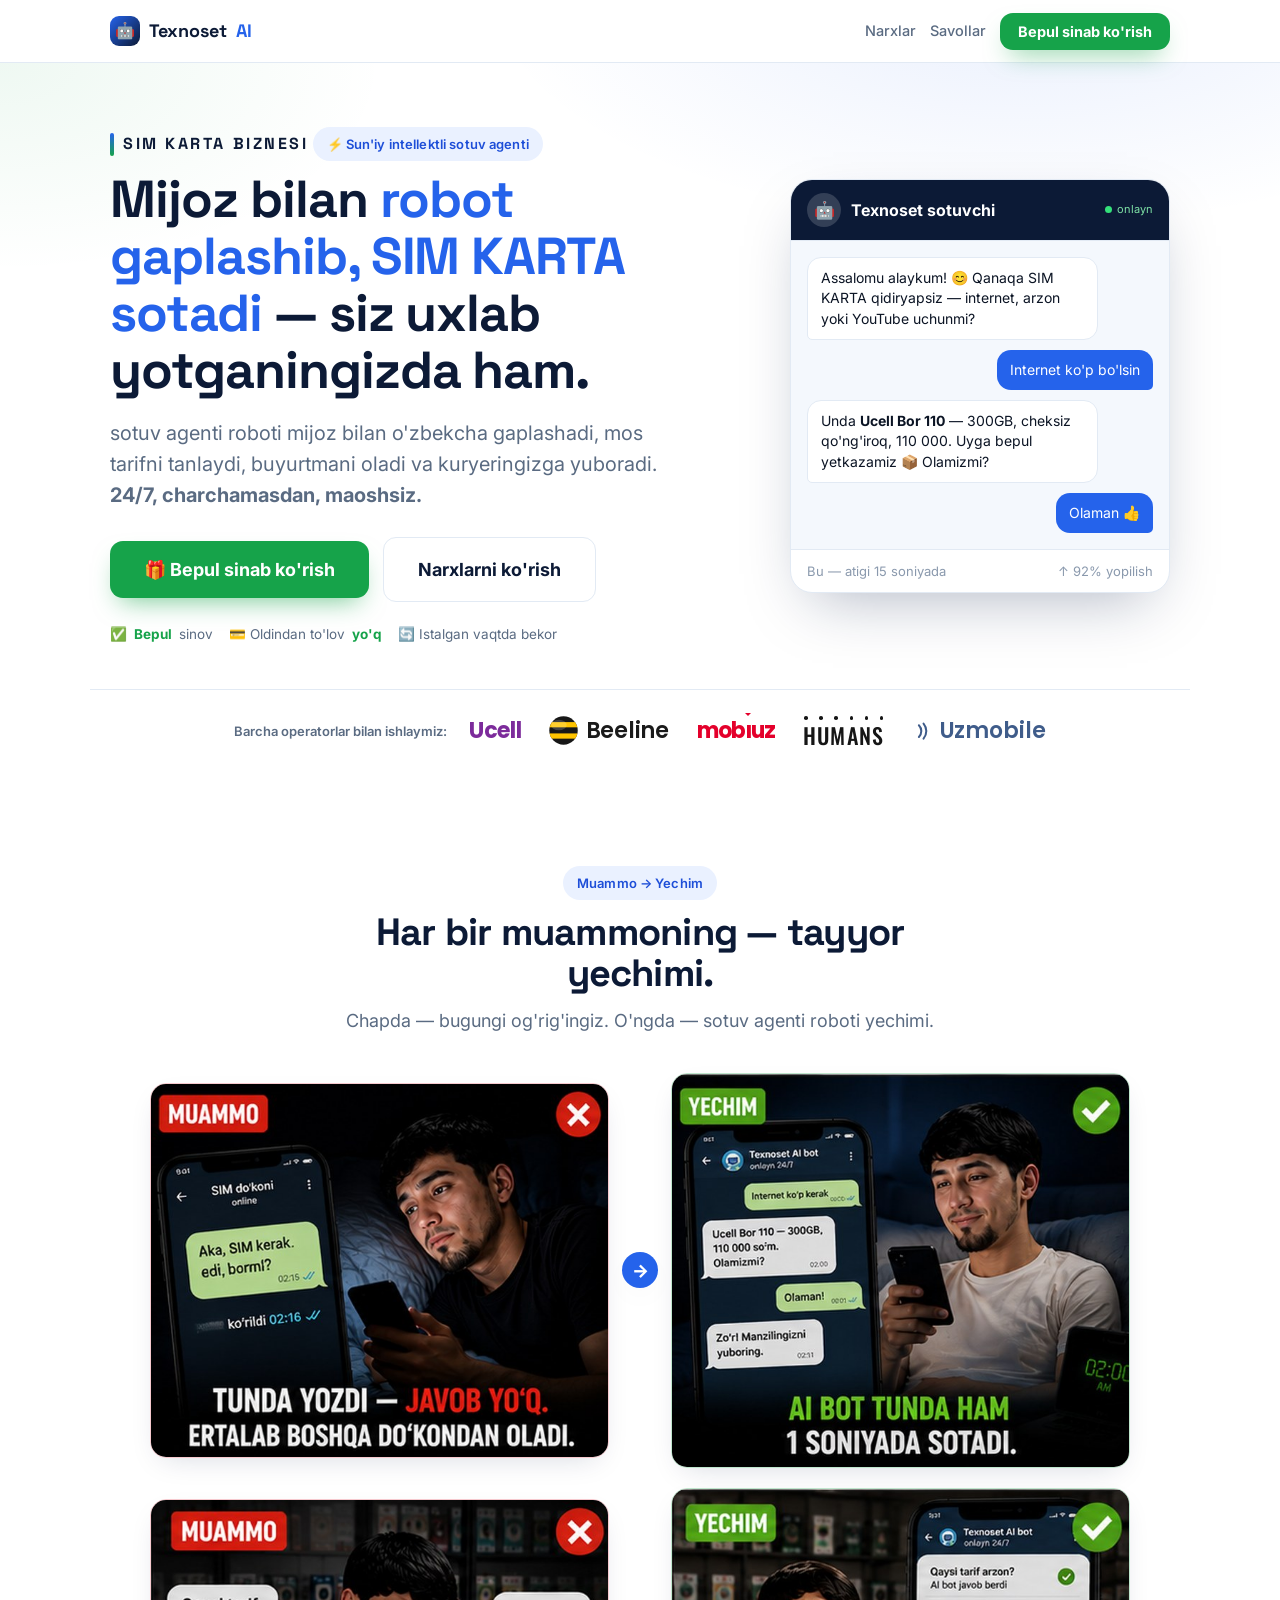
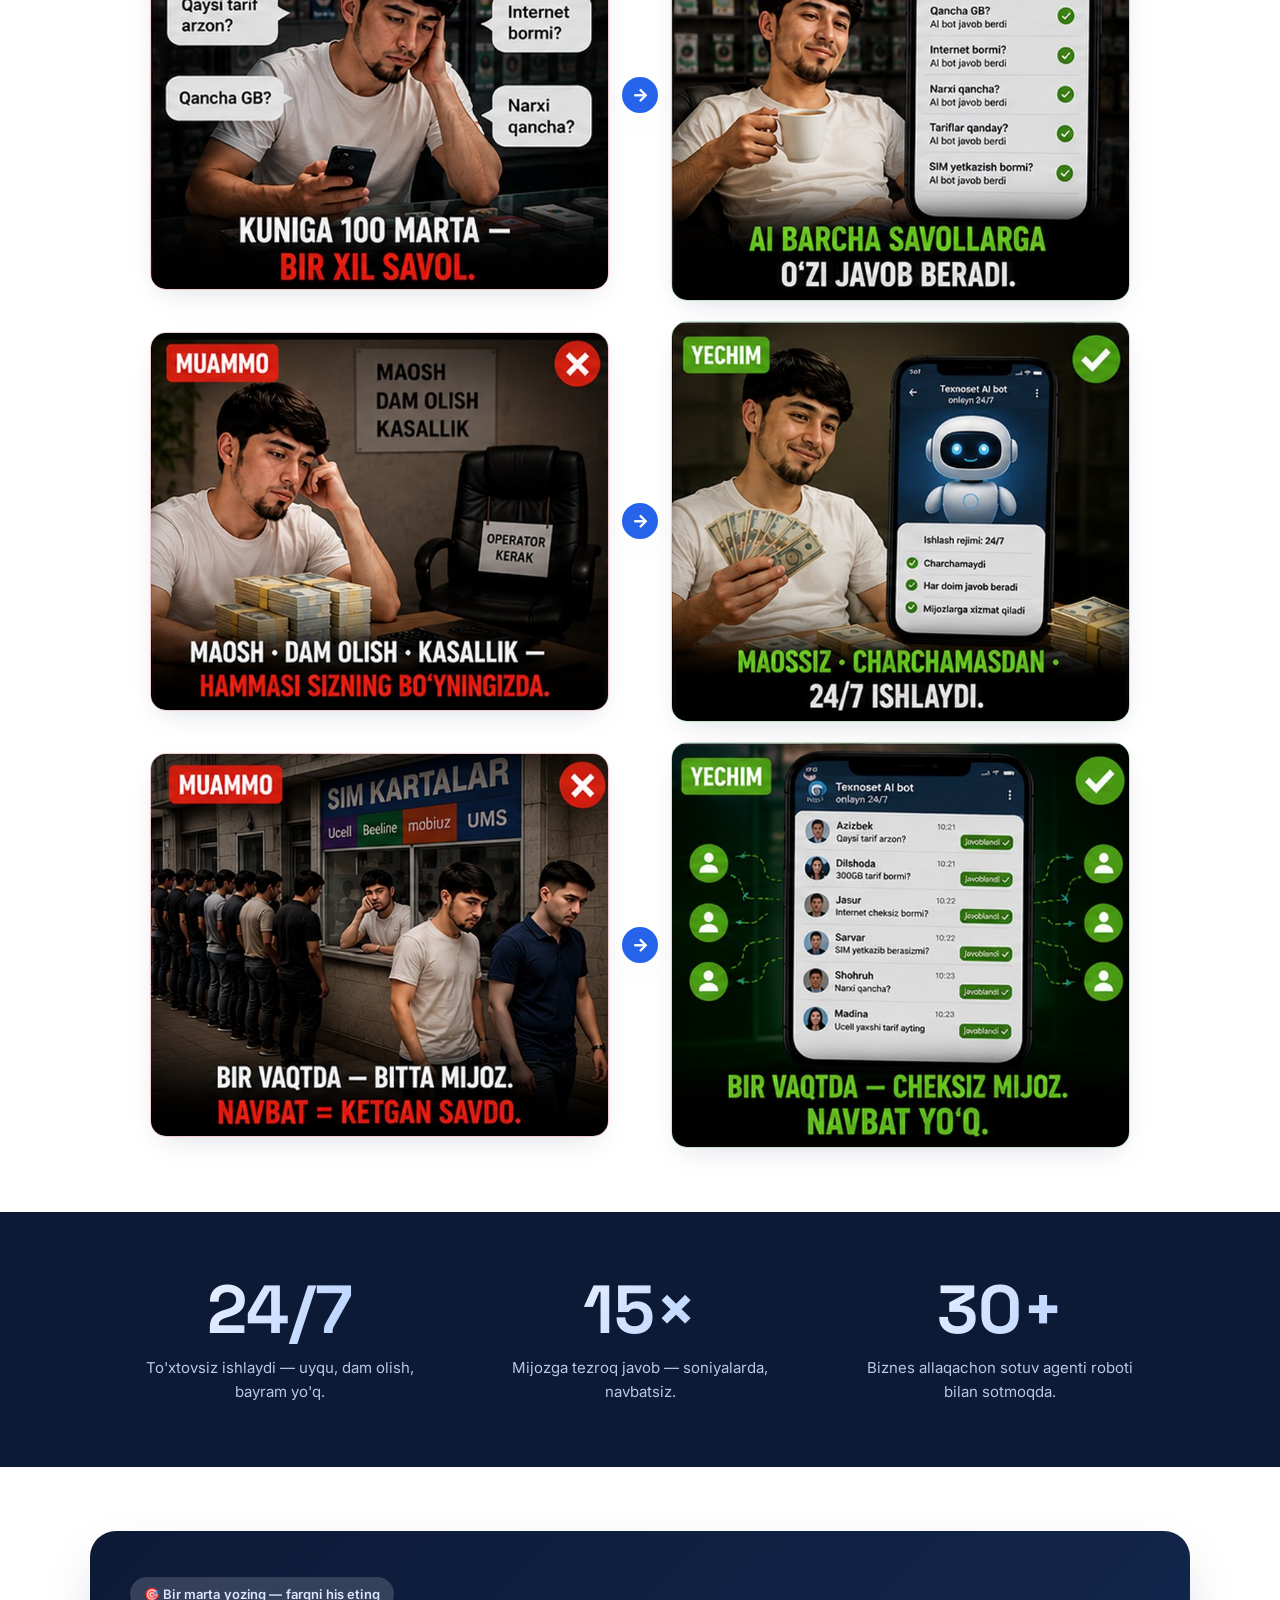
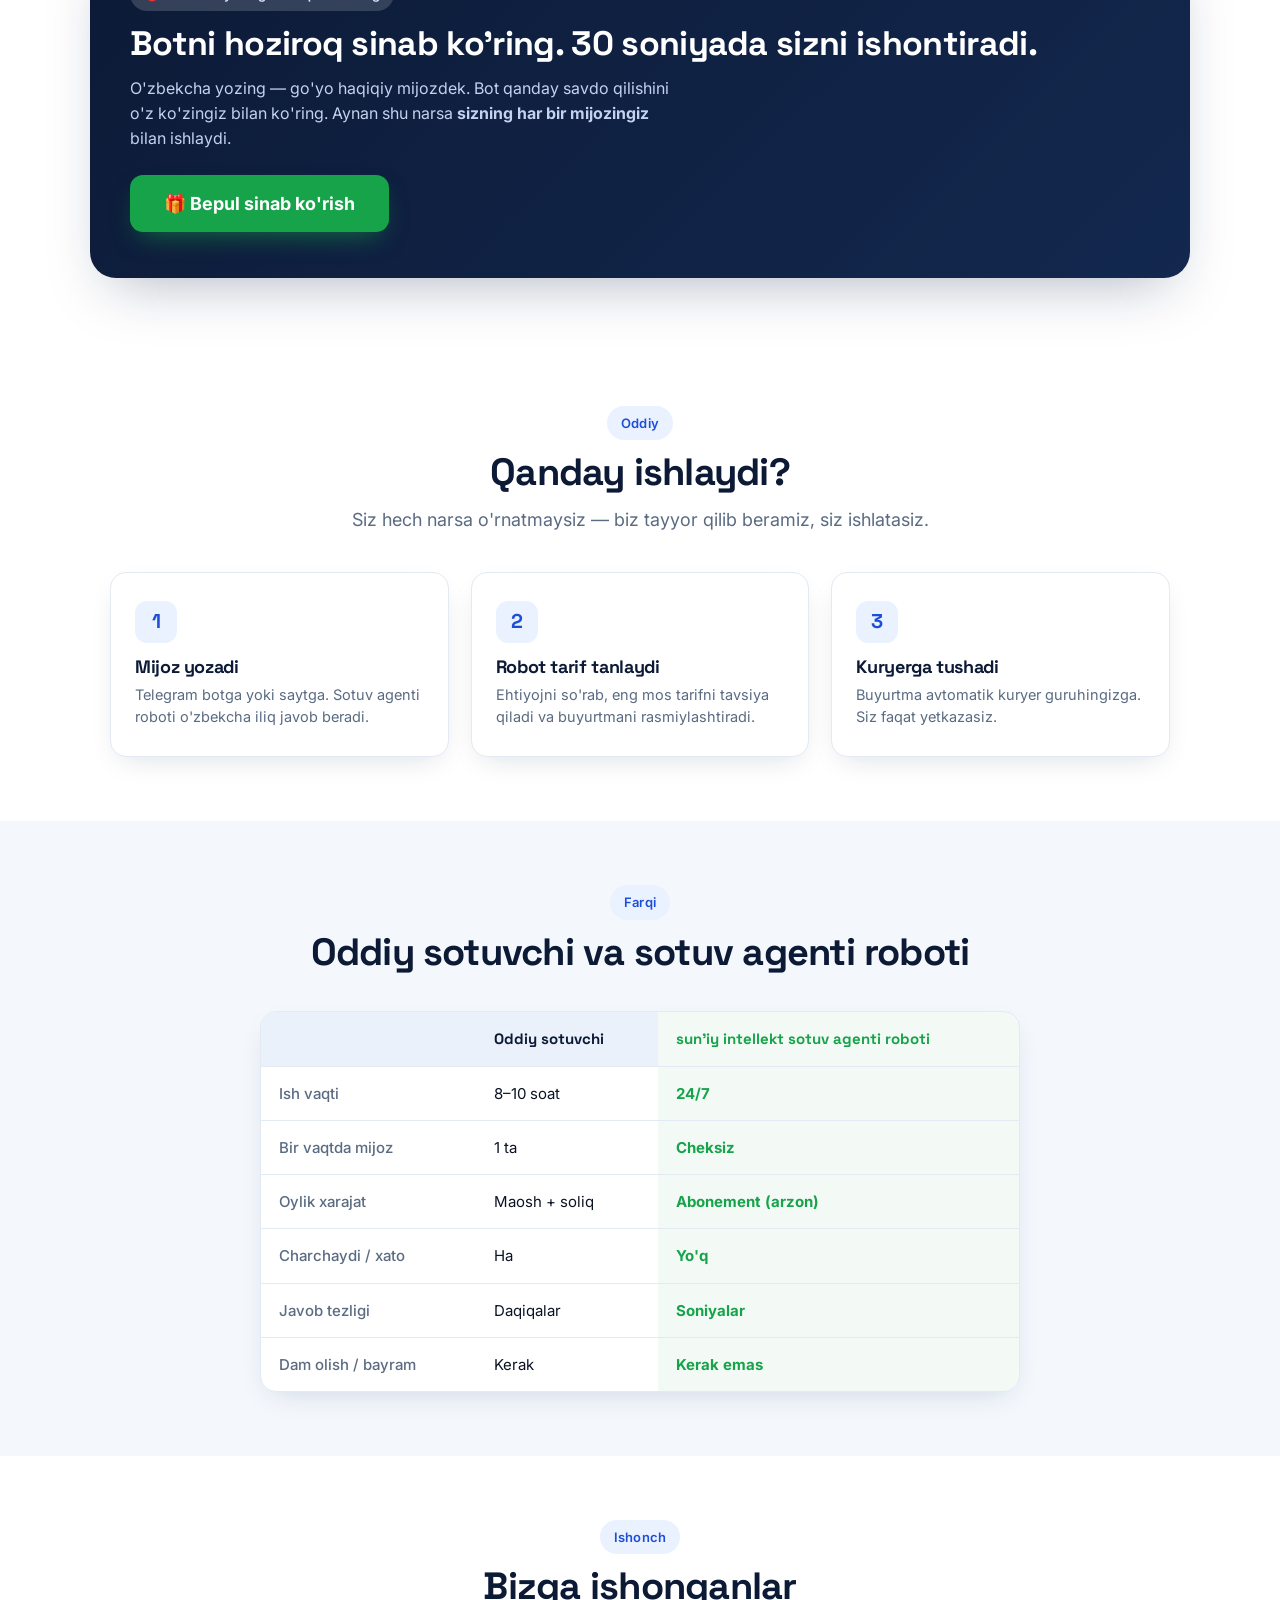
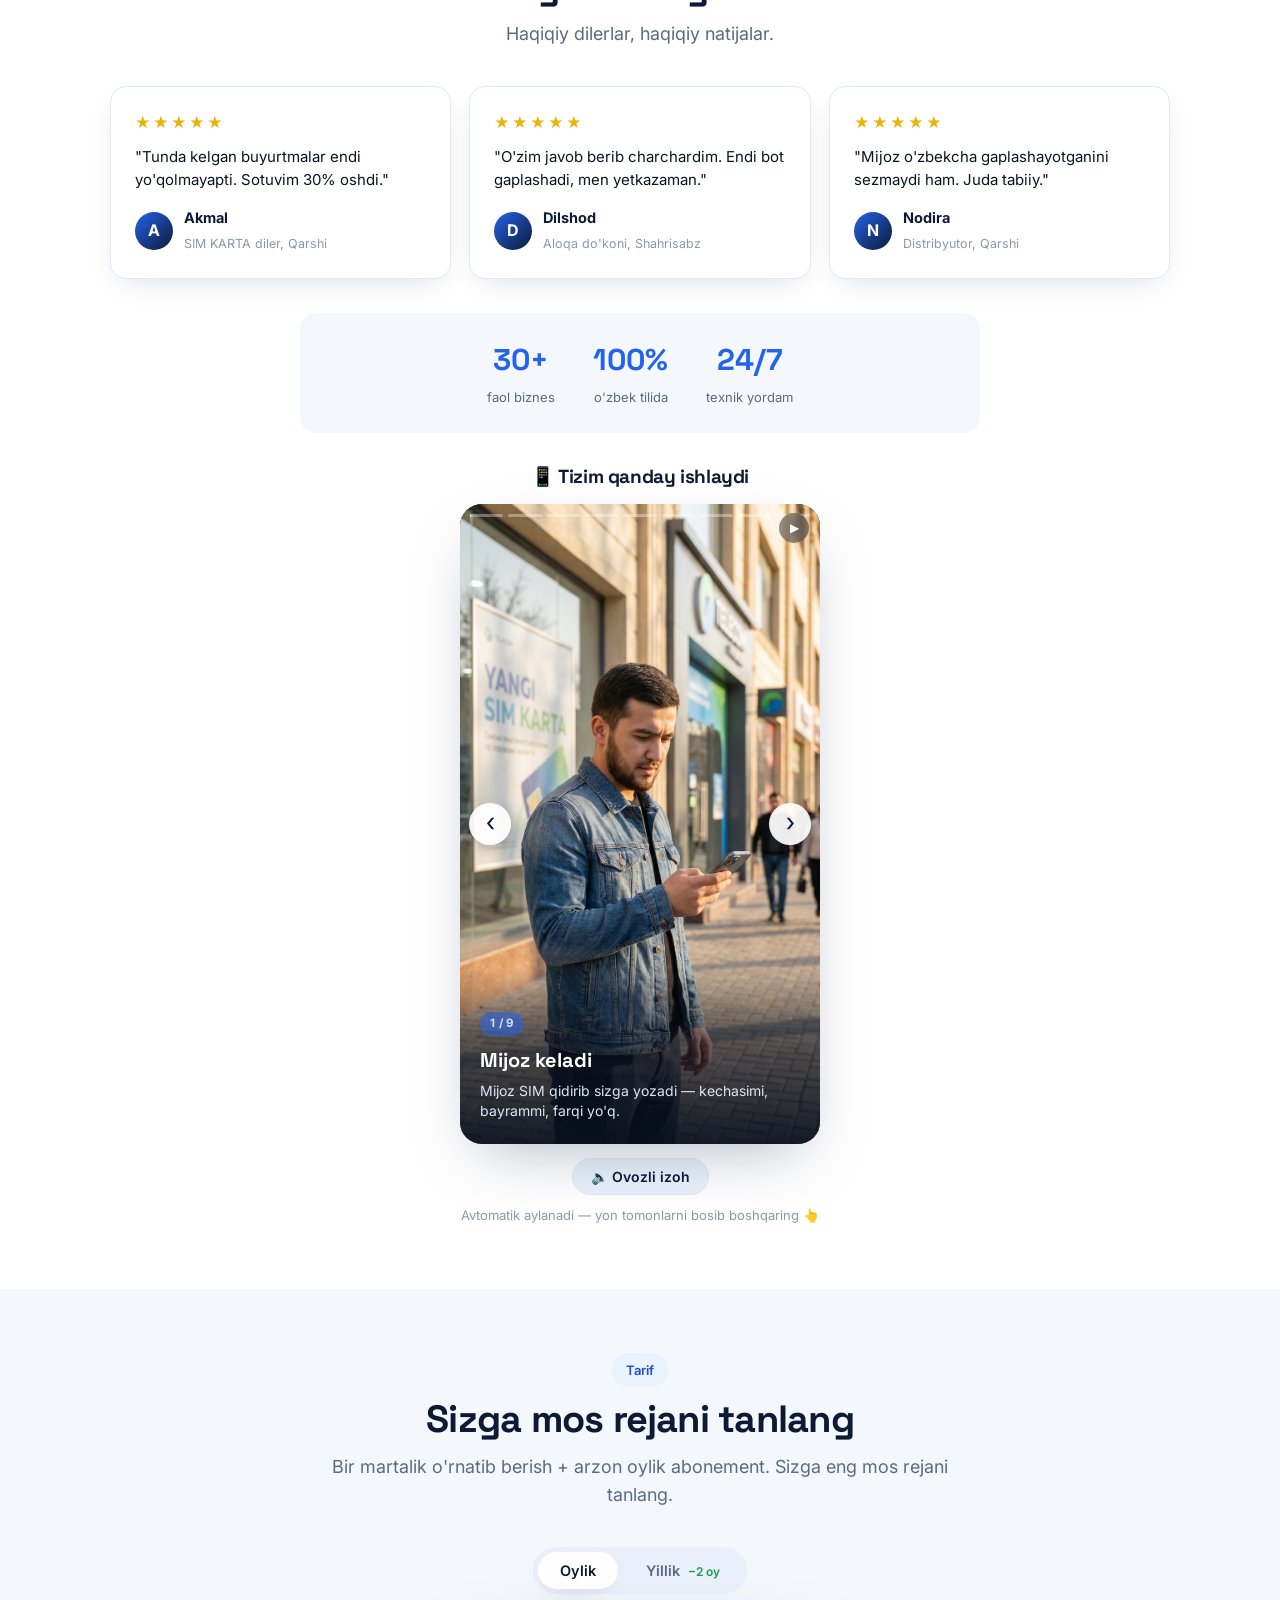
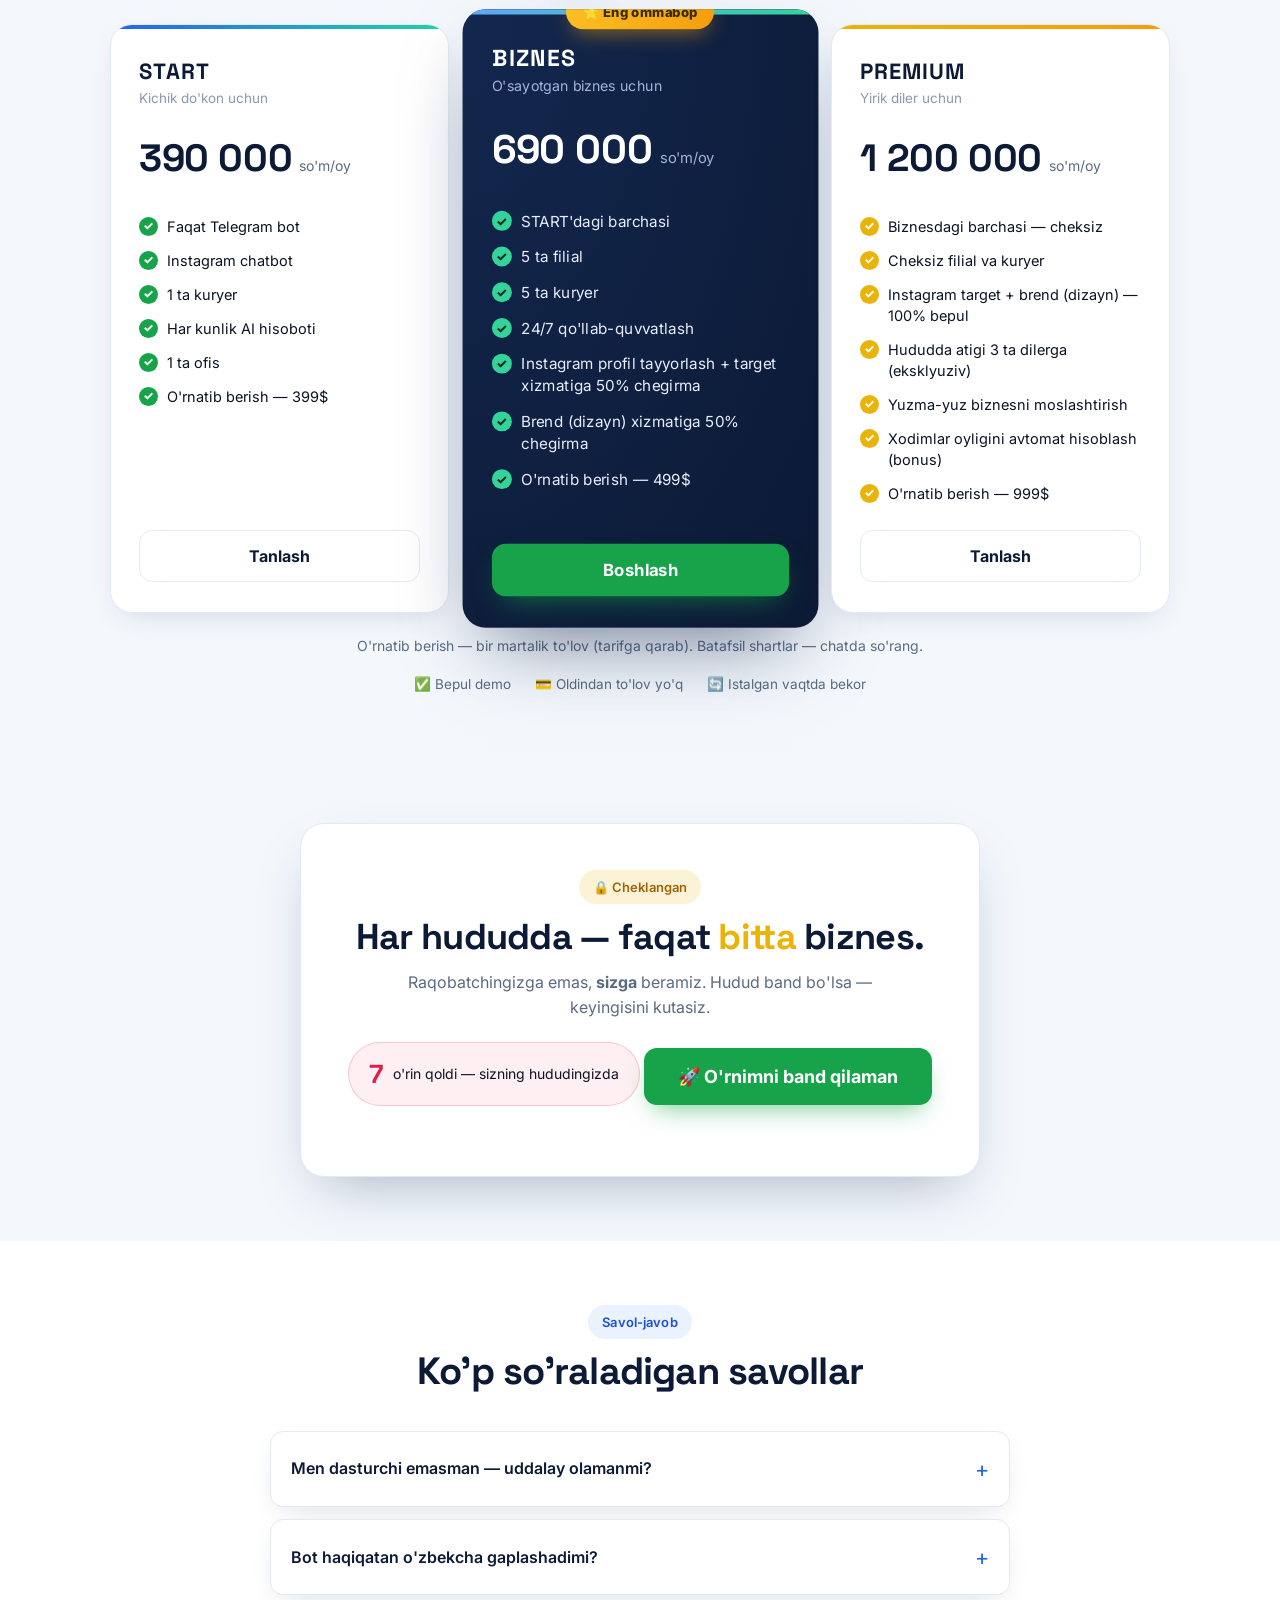
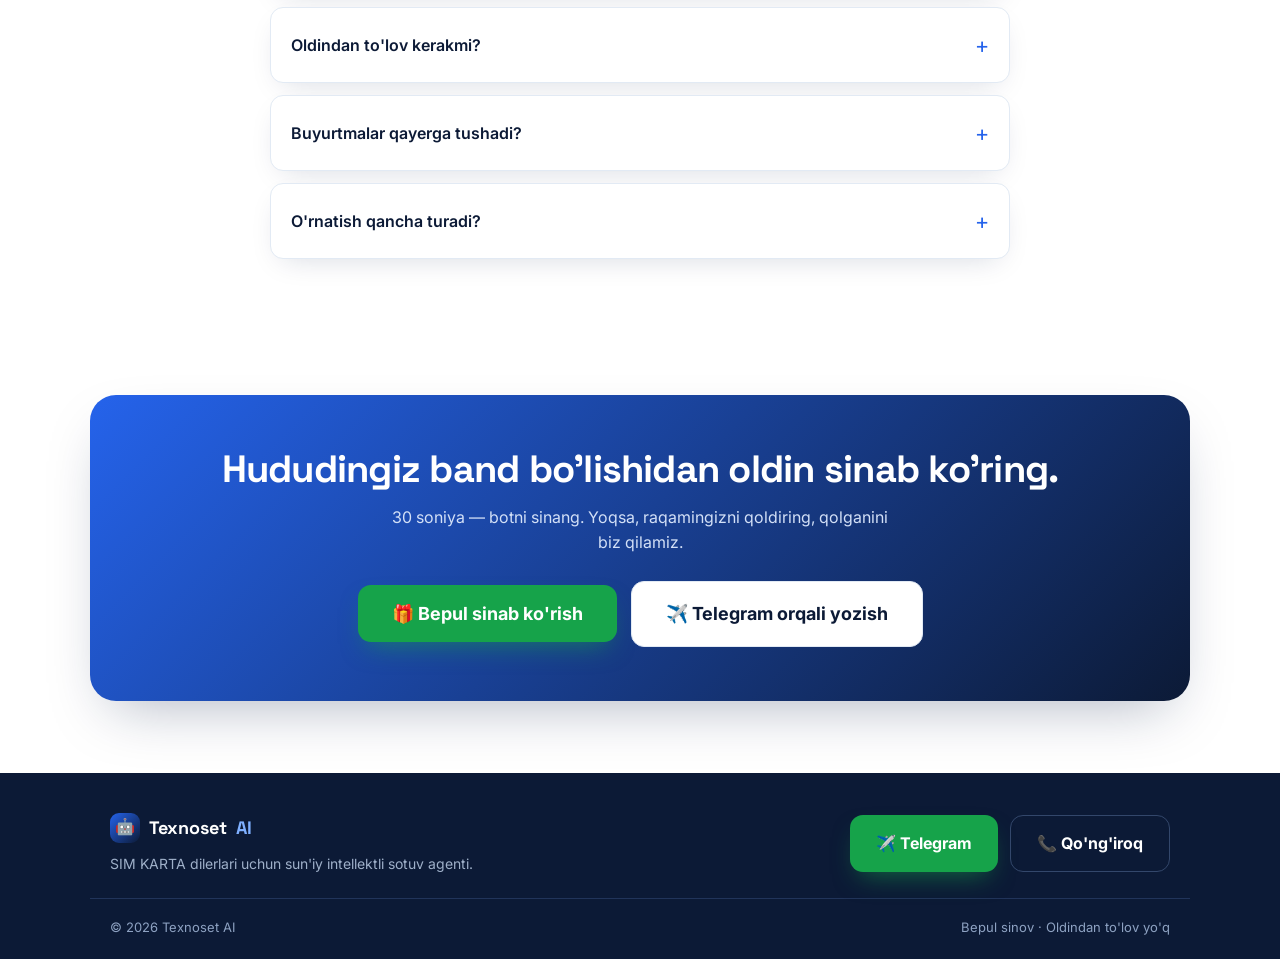
<file: index.html>
<!DOCTYPE html>
<html lang="uz">
<head>
<meta charset="UTF-8">
<meta name="viewport" content="width=device-width, initial-scale=1, viewport-fit=cover">
<title>Sun'iy intellektli sotuv agenti — SIM KARTA biznesingiz o'zi sotsin | Texnoset</title>
<meta name="description" content="SIM KARTA dilerlari uchun sun'iy intellekt sotuv agenti roboti: mijoz bilan o'zbekcha gaplashadi, tarif tanlaydi, buyurtma oladi va kuryerga yuboradi. 24/7, maoshsiz. Bepul sinab ko'ring.">
<link rel="canonical" href="https://demo.texnoset.uz/">
<meta name="theme-color" content="#0c1a36">

<!-- Open Graph (Telegram/ijtimoiy tarmoq preview) -->
<meta property="og:type" content="website">
<meta property="og:locale" content="uz_UZ">
<meta property="og:site_name" content="Texnoset AI">
<meta property="og:title" content="SIM KARTA biznesingiz o'zi sotsin — sun'iy intellektli sotuv agenti">
<meta property="og:description" content="Sotuv agenti roboti mijoz bilan o'zbekcha gaplashadi, tarif tanlaydi, buyurtma oladi. 24/7, maoshsiz. Bepul sinab ko'ring.">
<meta property="og:url" content="https://demo.texnoset.uz/">
<meta property="og:image" content="https://demo.texnoset.uz/assets/og.jpg">
<meta property="og:image:width" content="1200">
<meta property="og:image:height" content="630">
<meta name="twitter:card" content="summary_large_image">
<meta name="twitter:title" content="SIM KARTA biznesingiz o'zi sotsin — sun'iy intellekt sotuv agenti roboti">
<meta name="twitter:description" content="24/7 mijoz bilan gaplashadi, tarif tanlaydi, buyurtma oladi. Bepul sinab ko'ring.">
<meta name="twitter:image" content="https://demo.texnoset.uz/assets/og.jpg">

<link rel="icon" href="assets/favicon.svg" type="image/svg+xml">
<link rel="preconnect" href="https://fonts.googleapis.com">
<link rel="preconnect" href="https://fonts.gstatic.com" crossorigin>
<link href="https://fonts.googleapis.com/css2?family=Inter:wght@400;500;600;700&family=Space+Grotesk:wght@600;700&family=Poppins:wght@600;700&family=Oswald:wght@500&display=swap" rel="stylesheet">

<!-- KRITIK CSS (inline — birinchi ekran tez chiqishi uchun) -->
<style>
  :root{
    --bg:#fff; --ink:#0b1424; --navy:#0c1a36; --navy2:#13284f; --mut:#5a6b82; --dim:#8a99ad;
    --soft:#f4f8fd; --soft2:#eaf1fb; --line:#e2eaf4;
    --blue:#2563eb; --blueD:#1d4ed8; --blueL:#eaf1ff;
    --green:#16a34a; --greenD:#12863d;
    --gold:#eab308; --red:#e11d48;
    --rad:16px; --sh:0 10px 30px -12px rgba(12,30,70,.18); --sh2:0 24px 60px -22px rgba(12,30,70,.34);
    --wrap:1100px;
  }
  *{margin:0;padding:0;box-sizing:border-box}
  html{scroll-behavior:smooth}
  body{font-family:Inter,-apple-system,"Segoe UI",Roboto,sans-serif;color:var(--ink);background:var(--bg);
    line-height:1.55;-webkit-font-smoothing:antialiased;overflow-x:hidden}
  h1,h2,h3{font-family:"Space Grotesk",Inter,sans-serif;letter-spacing:-.02em;line-height:1.1}
  a{color:inherit;text-decoration:none}
  img{max-width:100%;display:block}
  .wrap{max-width:var(--wrap);margin:0 auto;padding:0 20px}
  .btn{display:inline-flex;align-items:center;justify-content:center;gap:9px;font-family:inherit;font-weight:700;
    border:none;border-radius:13px;cursor:pointer;text-align:center;transition:transform .15s,box-shadow .15s,background .15s;
    font-size:16px;padding:15px 26px}
  .btn:focus-visible{outline:3px solid var(--blue);outline-offset:2px}
  .btn-cta{background:var(--green);color:#fff;box-shadow:0 12px 26px -10px rgba(22,163,74,.6)}
  .btn-cta:hover{background:var(--greenD);transform:translateY(-2px)}
  .btn-lg{padding:18px 34px;font-size:18px}
  .btn-ghost{background:#fff;color:var(--navy);border:1.5px solid var(--line)}
  .btn-ghost:hover{border-color:var(--blue);color:var(--blue)}
  .eyebrow{display:inline-flex;align-items:center;gap:8px;font-size:13px;font-weight:600;color:var(--blueD);
    background:var(--blueL);padding:7px 14px;border-radius:999px;letter-spacing:.01em}

  /* Header */
  .hdr{position:sticky;top:0;z-index:50;background:rgba(255,255,255,.86);backdrop-filter:blur(12px);
    border-bottom:1px solid var(--line)}
  .hdr .wrap{display:flex;align-items:center;justify-content:space-between;height:62px}
  .logo{display:flex;align-items:center;gap:9px;font-family:"Space Grotesk";font-weight:700;font-size:18px;color:var(--navy)}
  .logo .dot{width:30px;height:30px;border-radius:9px;background:linear-gradient(135deg,var(--blue),var(--navy));
    display:grid;place-items:center;color:#fff;font-size:16px}
  .hdr .btn{padding:10px 18px;font-size:14.5px}
  .hdr-cta-wrap{display:flex;align-items:center;gap:14px}
  .hdr a.nav{font-size:14.5px;color:var(--mut);font-weight:500}
  .hdr a.nav:hover{color:var(--ink)}

  /* Hero */
  .hero{position:relative;padding:64px 0 56px;background:
    radial-gradient(900px 400px at 80% -10%,rgba(37,99,235,.10),transparent 60%),
    radial-gradient(700px 380px at 0% 0%,rgba(22,163,74,.07),transparent 55%)}
  .hero-grid{display:grid;grid-template-columns:1.1fr .9fr;gap:48px;align-items:center}
  .hero h1{font-size:clamp(30px,5vw,52px);font-weight:700;color:var(--navy)}
  .hero h1 .hl{color:var(--blue)}
  .hero .lead{font-size:clamp(16px,2.2vw,20px);color:var(--mut);margin:18px 0 26px;max-width:560px}
  .hero-cta{display:flex;flex-wrap:wrap;gap:14px;align-items:center}
  .trust-row{display:flex;flex-wrap:wrap;gap:16px;margin-top:22px;color:var(--mut);font-size:13.5px}
  .trust-row span{display:inline-flex;align-items:center;gap:7px}
  .trust-row b{color:var(--green)}
  /* Hero chat-mockup */
  .mock{background:#fff;border:1px solid var(--line);border-radius:22px;box-shadow:var(--sh2);overflow:hidden;max-width:380px;margin-left:auto}
  .mock-top{display:flex;align-items:center;gap:10px;padding:13px 16px;border-bottom:1px solid var(--line);background:var(--navy);color:#fff}
  .mock-top .av{width:34px;height:34px;border-radius:50%;background:rgba(255,255,255,.16);display:grid;place-items:center;font-size:17px}
  .mock-top .live{margin-left:auto;font-size:11px;color:#7ee2a6;display:flex;align-items:center;gap:5px}
  .mock-top .live i{width:7px;height:7px;border-radius:50%;background:#34e07a;display:inline-block}
  .mock-body{padding:16px;display:flex;flex-direction:column;gap:10px;background:var(--soft)}
  .mb{max-width:84%;padding:10px 13px;border-radius:14px;font-size:14px;line-height:1.45}
  .mb.b{background:#fff;border:1px solid var(--line);border-bottom-left-radius:5px}
  .mb.u{background:var(--blue);color:#fff;align-self:flex-end;border-bottom-right-radius:5px}
  .mock-foot{padding:11px 16px;border-top:1px solid var(--line);display:flex;align-items:center;justify-content:space-between;font-size:13px;color:var(--dim)}

  @media(max-width:860px){
    .hero{padding:40px 0 36px}
    .hero-grid{grid-template-columns:1fr;gap:34px}
    .mock{margin:0 auto;max-width:340px}
    .hdr a.nav{display:none}
  }
</style>
<link rel="stylesheet" href="css/styles.css?v=7">
</head>
<body>

<!-- ============ HEADER ============ -->
<header class="hdr">
  <div class="wrap">
    <a class="logo" href="#top"><span class="dot">🤖</span> Texnoset <span style="color:var(--blue)">AI</span></a>
    <div class="hdr-cta-wrap">
      <a class="nav" href="#narx">Narxlar</a>
      <a class="nav" href="#faq">Savollar</a>
      <button class="btn btn-cta" data-openchat aria-label="Bepul sinab ko'rish">Bepul sinab ko'rish</button>
    </div>
  </div>
</header>

<!-- ============ HERO ============ -->
<section class="hero" id="top">
  <div class="wrap hero-grid">
    <div>
      <span class="kicker">SIM KARTA BIZNESI</span>
      <span class="eyebrow">⚡ Sun'iy intellektli sotuv agenti</span>
      <h1>Mijoz bilan <span class="hl">robot gaplashib, SIM KARTA sotadi</span> — siz uxlab yotganingizda ham.</h1>
      <p class="lead">sotuv agenti roboti mijoz bilan o'zbekcha gaplashadi, mos tarifni tanlaydi, buyurtmani oladi va kuryeringizga yuboradi. <b>24/7, charchamasdan, maoshsiz.</b></p>
      <div class="hero-cta">
        <button class="btn btn-cta btn-lg" data-openchat aria-label="Bepul sinab ko'rish">🎁 Bepul sinab ko'rish</button>
        <a class="btn btn-ghost btn-lg" href="#narx">Narxlarni ko'rish</a>
      </div>
      <div class="trust-row">
        <span>✅ <b>Bepul</b> sinov</span>
        <span>💳 Oldindan to'lov <b>yo'q</b></span>
        <span>🔄 Istalgan vaqtda bekor</span>
      </div>
    </div>
    <div class="mock" aria-hidden="true">
      <div class="mock-top"><span class="av">🤖</span> <b>Texnoset sotuvchi</b> <span class="live"><i></i> onlayn</span></div>
      <div class="mock-body">
        <div class="mb b">Assalomu alaykum! 😊 Qanaqa SIM KARTA qidiryapsiz — internet, arzon yoki YouTube uchunmi?</div>
        <div class="mb u">Internet ko'p bo'lsin</div>
        <div class="mb b">Unda <b>Ucell Bor 110</b> — 300GB, cheksiz qo'ng'iroq, 110 000. Uyga bepul yetkazamiz 📦 Olamizmi?</div>
        <div class="mb u">Olaman 👍</div>
      </div>
      <div class="mock-foot"><span>Bu — atigi 15 soniyada</span><span>↑ 92% yopilish</span></div>
    </div>
  </div>
  <div class="wrap op-strip">
    <span class="op-strip-label">Barcha operatorlar bilan ishlaymiz:</span>
    <div class="op-logos" id="opLogos"></div>
  </div>
  <script>
  /* Operator brend-logolari — sim.texnoset.uz dagi brand() dan aynan, avto-generatsiya */
  (function(){
    var _blid=0;
    function brand(name,fs){
      var P="'Poppins',system-ui,sans-serif";
      if(name==="Mobiuz"){return '<span style="display:inline-flex;align-items:baseline;font-family:'+P+';font-weight:700;font-size:'+fs+'px;color:#E4002B;letter-spacing:-0.045em;line-height:1;">mob<span style="position:relative;display:inline-block;">ı<span style="position:absolute;left:50%;top:-0.30em;transform:translateX(-50%);width:0;height:0;border-left:'+(fs*0.14)+'px solid transparent;border-right:'+(fs*0.14)+'px solid transparent;border-top:'+(fs*0.18)+'px solid #E4002B;"></span></span>uz</span>';}
      if(name==="Ucell"){return '<span style="font-family:'+P+';font-weight:700;font-size:'+fs+'px;color:#7C2B9B;letter-spacing:-0.02em;line-height:1;">Ucell</span>';}
      if(name==="Beeline"){var d=fs*1.32,uid="bl"+(++_blid);return '<span style="display:inline-flex;align-items:center;gap:'+(fs*0.34)+'px;line-height:1;"><svg width="'+d+'" height="'+d+'" viewBox="0 0 100 100" style="display:block;flex-shrink:0;"><defs><clipPath id="'+uid+'"><circle cx="50" cy="50" r="49"/></clipPath></defs><g clip-path="url(#'+uid+')"><rect x="0" y="0" width="100" height="100" fill="#171717"/><rect x="0" y="21" width="100" height="18" fill="#FFC400"/><rect x="0" y="60" width="100" height="18" fill="#FFC400"/><ellipse cx="34" cy="31" rx="27" ry="18" fill="#ffffff" opacity="0.18"/></g></svg><span style="font-family:'+P+';font-weight:600;font-size:'+fs+'px;color:#1A1A1A;letter-spacing:-0.012em;">Beeline</span></span>';}
      if(name==="Humans"){var dot=fs*0.165,dots="";for(var i=0;i<6;i++)dots+='<span style="width:'+dot+'px;height:'+dot+'px;border-radius:50%;background:#161616;"></span>';return '<span style="display:inline-flex;flex-direction:column;align-items:stretch;line-height:1;"><span style="display:flex;justify-content:space-between;padding:0 '+(fs*0.07)+'px;margin-bottom:'+(fs*0.16)+'px;">'+dots+'</span><span style="font-family:\'Oswald\',system-ui,sans-serif;font-weight:500;font-size:'+fs+'px;color:#161616;letter-spacing:0.06em;text-transform:uppercase;">Humans</span></span>';}
      var wd=fs*0.92;return '<span style="display:inline-flex;align-items:center;gap:'+(fs*0.3)+'px;line-height:1;"><svg width="'+wd+'" height="'+wd+'" viewBox="0 0 24 24" fill="none" stroke="#3F5C8A" stroke-width="2.4" stroke-linecap="round" style="display:block;flex-shrink:0;"><path d="M7 5a10 10 0 0 1 0 14"/><path d="M12.5 3a14 14 0 0 1 0 18"/></svg><span style="font-family:'+P+';font-weight:600;font-size:'+fs+'px;color:#3F5C8A;letter-spacing:-0.005em;">Uzmobile</span></span>';
    }
    var el=document.getElementById("opLogos");
    if(el){var ops=["Ucell","Beeline","Mobiuz","Humans","Uzmobile"],h="";for(var i=0;i<ops.length;i++)h+='<span class="op-logo">'+brand(ops[i],22)+'</span>';el.innerHTML=h;}
  })();
  </script>
</section>

<!-- ============ OG'RIQ NUQTALARI ============ -->
<section class="sec" id="muammo">
  <div class="wrap">
    <div class="sec-head reveal">
      <span class="eyebrow">Muammo → Yechim</span>
      <h2>Har bir muammoning — tayyor yechimi.</h2>
      <p class="sub">Chapda — bugungi og'rig'ingiz. O'ngda — sotuv agenti roboti yechimi.</p>
    </div>
    <div class="ps-grid">
      <div class="ps-row reveal">
        <figure class="ps-card bad"><div class="ps-img"><img src="assets/pain-1.jpg?v=4" alt="Tunda yozgan mijoz javobsiz qoladi" loading="lazy"></div></figure>
        <div class="ps-arrow" aria-hidden="true">→</div>
        <figure class="ps-card good"><div class="ps-img"><img src="assets/sol-1.jpg?v=3" alt="Sotuv agenti roboti tunda ham 1 soniyada sotadi" loading="lazy"></div></figure>
      </div>
      <div class="ps-row reveal">
        <figure class="ps-card bad"><div class="ps-img"><img src="assets/pain-2.jpg?v=4" alt="Bir xil savollardan charchagan sotuvchi" loading="lazy"></div></figure>
        <div class="ps-arrow" aria-hidden="true">→</div>
        <figure class="ps-card good"><div class="ps-img"><img src="assets/sol-2.jpg?v=3" alt="Sotuv agenti roboti barcha savollarga javob beradi" loading="lazy"></div></figure>
      </div>
      <div class="ps-row reveal">
        <figure class="ps-card bad"><div class="ps-img"><img src="assets/pain-3.jpg?v=4" alt="Operator xarajati: maosh, dam olish, kasallik" loading="lazy"></div></figure>
        <div class="ps-arrow" aria-hidden="true">→</div>
        <figure class="ps-card good"><div class="ps-img"><img src="assets/sol-3.jpg?v=3" alt="Sotuv agenti roboti maoshsiz 24/7 ishlaydi" loading="lazy"></div></figure>
      </div>
      <div class="ps-row reveal">
        <figure class="ps-card bad"><div class="ps-img"><img src="assets/pain-4.jpg?v=4" alt="Uzun navbat, ketgan savdo" loading="lazy"></div></figure>
        <div class="ps-arrow" aria-hidden="true">→</div>
        <figure class="ps-card good"><div class="ps-img"><img src="assets/sol-4.jpg?v=3" alt="Sotuv agenti roboti cheksiz mijozga xizmat qiladi" loading="lazy"></div></figure>
      </div>
    </div>
  </div>
</section>

<!-- ============ UCHTA RAQAM ============ -->
<section class="sec stats-sec">
  <div class="wrap stats-grid">
    <div class="stat reveal"><div class="num" data-count="24" data-suffix="/7">24/7</div><p>To'xtovsiz ishlaydi — uyqu, dam olish, bayram yo'q.</p></div>
    <div class="stat reveal"><div class="num" data-count="15" data-suffix="×">15×</div><p>Mijozga tezroq javob — soniyalarda, navbatsiz.</p></div>
    <div class="stat reveal"><div class="num" data-count="30" data-suffix="+">30+</div><p>Biznes allaqachon sotuv agenti roboti bilan sotmoqda.</p></div>
  </div>
</section>

<!-- ============ JONLI DEMO (ASOSIY ILMOQ) ============ -->
<section class="sec demo-sec" id="demo">
  <div class="wrap demo-card reveal">
    <div>
      <span class="eyebrow" style="background:rgba(255,255,255,.16);color:#dbe6ff">🎯 Bir marta yozing — farqni his eting</span>
      <h2 style="color:#fff;margin-top:14px">Botni hoziroq sinab ko'ring. 30 soniyada sizni ishontiradi.</h2>
      <p style="color:#c3d2ee;margin:14px 0 24px;max-width:540px">O'zbekcha yozing — go'yo haqiqiy mijozdek. Bot qanday savdo qilishini o'z ko'zingiz bilan ko'ring. Aynan shu narsa <b>sizning har bir mijozingiz</b> bilan ishlaydi.</p>
      <button class="btn btn-cta btn-lg" data-openchat aria-label="Bepul sinab ko'rish">🎁 Bepul sinab ko'rish</button>
    </div>
  </div>
</section>

<!-- ============ QANDAY ISHLAYDI ============ -->
<section class="sec" id="qanday">
  <div class="wrap">
    <div class="sec-head reveal"><span class="eyebrow">Oddiy</span><h2>Qanday ishlaydi?</h2><p class="sub">Siz hech narsa o'rnatmaysiz — biz tayyor qilib beramiz, siz ishlatasiz.</p></div>
    <div class="steps">
      <div class="step reveal"><div class="step-n">1</div><h3>Mijoz yozadi</h3><p>Telegram botga yoki saytga. Sotuv agenti roboti o'zbekcha iliq javob beradi.</p></div>
      <div class="step reveal"><div class="step-n">2</div><h3>Robot tarif tanlaydi</h3><p>Ehtiyojni so'rab, eng mos tarifni tavsiya qiladi va buyurtmani rasmiylashtiradi.</p></div>
      <div class="step reveal"><div class="step-n">3</div><h3>Kuryerga tushadi</h3><p>Buyurtma avtomatik kuryer guruhingizga. Siz faqat yetkazasiz.</p></div>
    </div>
  </div>
</section>

<!-- ============ TAQQOSLASH ============ -->
<section class="sec soft-sec" id="taqqoslash">
  <div class="wrap">
    <div class="sec-head reveal"><span class="eyebrow">Farqi</span><h2>Oddiy sotuvchi va sotuv agenti roboti</h2></div>
    <div class="cmp reveal">
      <table>
        <thead><tr><th>&nbsp;</th><th>Oddiy sotuvchi</th><th class="hl-col">sun'iy intellekt sotuv agenti roboti</th></tr></thead>
        <tbody>
          <tr><td>Ish vaqti</td><td>8–10 soat</td><td class="hl-col">24/7</td></tr>
          <tr><td>Bir vaqtda mijoz</td><td>1 ta</td><td class="hl-col">Cheksiz</td></tr>
          <tr><td>Oylik xarajat</td><td>Maosh + soliq</td><td class="hl-col">Abonement (arzon)</td></tr>
          <tr><td>Charchaydi / xato</td><td>Ha</td><td class="hl-col">Yo'q</td></tr>
          <tr><td>Javob tezligi</td><td>Daqiqalar</td><td class="hl-col">Soniyalar</td></tr>
          <tr><td>Dam olish / bayram</td><td>Kerak</td><td class="hl-col">Kerak emas</td></tr>
        </tbody>
      </table>
    </div>
  </div>
</section>

<!-- ============ IJTIMOIY ISBOT ============ -->
<section class="sec" id="isbot">
  <div class="wrap">
    <div class="sec-head reveal"><span class="eyebrow">Ishonch</span><h2>Bizga ishonganlar</h2><p class="sub">Haqiqiy dilerlar, haqiqiy natijalar.</p></div>
    <div class="rev-grid">
      <figure class="rev reveal"><div class="stars">★★★★★</div><blockquote>"Tunda kelgan buyurtmalar endi yo'qolmayapti. Sotuvim 30% oshdi."</blockquote><figcaption><span class="ava">A</span><div><b>Akmal</b><small>SIM KARTA diler, Qarshi</small></div></figcaption></figure>
      <figure class="rev reveal"><div class="stars">★★★★★</div><blockquote>"O'zim javob berib charchardim. Endi bot gaplashadi, men yetkazaman."</blockquote><figcaption><span class="ava">D</span><div><b>Dilshod</b><small>Aloqa do'koni, Shahrisabz</small></div></figcaption></figure>
      <figure class="rev reveal"><div class="stars">★★★★★</div><blockquote>"Mijoz o'zbekcha gaplashayotganini sezmaydi ham. Juda tabiiy."</blockquote><figcaption><span class="ava">N</span><div><b>Nodira</b><small>Distribyutor, Qarshi</small></div></figcaption></figure>
    </div>
    <div class="proof-bar reveal">
      <div><b data-count="30" data-suffix="+">30+</b><span>faol biznes</span></div>
      <div><b data-count="100" data-suffix="%">100%</b><span>o'zbek tilida</span></div>
      <div><b>24/7</b><span>texnik yordam</span></div>
    </div>
    <div class="stories-block reveal">
      <h3 class="stories-title">📱 Tizim qanday ishlaydi</h3>
      <div class="stories" id="stories" role="group" aria-label="Tizim qanday ishlaydi — avtomatik slayd" tabindex="0">
        <div class="st-bars" id="stBars" aria-hidden="true"></div>
        <div class="st-slides" id="stSlides"></div>
        <div class="st-cap" id="stCap" aria-live="polite"></div>
        <button class="st-nav prev" id="stPrev" type="button" aria-label="Oldingi slayd"></button>
        <button class="st-nav next" id="stNext" type="button" aria-label="Keyingi slayd"></button>
        <button class="st-arrow prev" id="stArrowPrev" type="button" aria-label="Oldingi">‹</button>
        <button class="st-arrow next" id="stArrowNext" type="button" aria-label="Keyingi">›</button>
        <button class="st-pp" id="stPP" type="button" aria-label="To'xtatish yoki davom ettirish">⏸</button>
      </div>
      <button class="st-listen" id="stSound" type="button" aria-label="Ovozli izohni yoqish">🔈 Ovozli izoh</button>
      <p class="stories-hint">Avtomatik aylanadi — yon tomonlarni bosib boshqaring 👆</p>
    </div>
  </div>
</section>

<!-- ============ NARX ============ -->
<section class="sec soft-sec" id="narx">
  <div class="wrap">
    <div class="sec-head reveal"><span class="eyebrow">Tarif</span><h2>Sizga mos rejani tanlang</h2><p class="sub">Bir martalik o'rnatib berish + arzon oylik abonement. Sizga eng mos rejani tanlang.</p></div>
    <div class="toggle reveal" role="tablist" aria-label="To'lov davri">
      <button class="tg active" data-period="month" role="tab" aria-selected="true">Oylik</button>
      <button class="tg" data-period="year" role="tab" aria-selected="false">Yillik <span class="save">−2 oy</span></button>
    </div>
    <div class="plans">
      <div class="plan reveal">
        <h3>START</h3><p class="p-sub">Kichik do'kon uchun</p>
        <div class="price"><span class="amt" data-month="390 000" data-year="325 000">390 000</span><span class="per">so'm/oy</span></div>
        <ul><li>Faqat Telegram bot</li><li>Instagram chatbot</li><li>1 ta kuryer</li><li>Har kunlik AI hisoboti</li><li>1 ta ofis</li><li>O'rnatib berish — 399$</li></ul>
        <button class="btn btn-ghost" data-plan-order="start">Tanlash</button>
      </div>
      <div class="plan featured reveal">
        <div class="badge">⭐ Eng ommabop</div>
        <h3>BIZNES</h3><p class="p-sub">O'sayotgan biznes uchun</p>
        <div class="price"><span class="amt" data-month="690 000" data-year="575 000">690 000</span><span class="per">so'm/oy</span></div>
        <ul><li>START'dagi barchasi</li><li>5 ta filial</li><li>5 ta kuryer</li><li>24/7 qo'llab-quvvatlash</li><li>Instagram profil tayyorlash + target xizmatiga 50% chegirma</li><li>Brend (dizayn) xizmatiga 50% chegirma</li><li>O'rnatib berish — 499$</li></ul>
        <button class="btn btn-cta" data-plan-order="biznes">Boshlash</button>
      </div>
      <div class="plan premium reveal">
        <h3>PREMIUM</h3><p class="p-sub">Yirik diler uchun</p>
        <div class="price"><span class="amt" data-month="1 200 000" data-year="1 000 000">1 200 000</span><span class="per">so'm/oy</span></div>
        <ul><li>Biznesdagi barchasi — cheksiz</li><li>Cheksiz filial va kuryer</li><li>Instagram target + brend (dizayn) — 100% bepul</li><li>Hududda atigi 3 ta dilerga (eksklyuziv)</li><li>Yuzma-yuz biznesni moslashtirish</li><li>Xodimlar oyligini avtomat hisoblash (bonus)</li><li>O'rnatib berish — 999$</li></ul>
        <button class="btn btn-ghost" data-plan-order="premium">Tanlash</button>
      </div>
    </div>
    <p class="setup-note reveal">O'rnatib berish — bir martalik to'lov (tarifga qarab). Batafsil shartlar — chatda so'rang.</p>
    <div class="risk-bar reveal"><span>✅ Bepul demo</span><span>💳 Oldindan to'lov yo'q</span><span>🔄 Istalgan vaqtda bekor</span></div>
  </div>
</section>

<!-- ============ EKSKLYUZIVLIK / TANQISLIK ============ -->
<section class="sec excl-sec" id="eksklyuziv">
  <div class="wrap excl-card reveal">
    <span class="eyebrow" style="background:rgba(234,179,8,.16);color:#a16207">🔒 Cheklangan</span>
    <h2>Har hududda — faqat <span style="color:var(--gold)">bitta</span> biznes.</h2>
    <p>Raqobatchingizga emas, <b>sizga</b> beramiz. Hudud band bo'lsa — keyingisini kutasiz.</p>
    <div class="slots"><b id="slotN">7</b> <span>o'rin qoldi — sizning hududingizda</span></div>
    <button class="btn btn-cta btn-lg" data-openchat aria-label="O'rinni band qilish">🚀 O'rnimni band qilaman</button>
  </div>
</section>

<!-- ============ FAQ ============ -->
<section class="sec" id="faq">
  <div class="wrap" style="max-width:780px">
    <div class="sec-head reveal"><span class="eyebrow">Savol-javob</span><h2>Ko'p so'raladigan savollar</h2></div>
    <div class="faq-list">
      <details class="faq-i reveal"><summary>Men dasturchi emasman — uddalay olamanmi?</summary><p>Ha. Siz hech narsa o'rnatmaysiz. Biz botni to'liq sizning brendingiz ostida sozlab, ishga tushirib beramiz. Siz faqat buyurtmalarni qabul qilib, kuryer yuborasiz.</p></details>
      <details class="faq-i reveal"><summary>Bot haqiqatan o'zbekcha gaplashadimi?</summary><p>Ha, tabiiy o'zbek (va rus) tilida. Mijoz ko'pincha bot bilan gaplashayotganini sezmaydi ham. Yuqorida — jonli sinab ko'ring.</p></details>
      <details class="faq-i reveal"><summary>Oldindan to'lov kerakmi?</summary><p>Yo'q. Avval bepul sinab ko'rasiz, ishonch hosil qilasiz, keyin qaror qilasiz. Istalgan vaqtda bekor qilish mumkin.</p></details>
      <details class="faq-i reveal"><summary>Buyurtmalar qayerga tushadi?</summary><p>To'g'ridan-to'g'ri sizning Telegram kuryer guruhingizga — avtomatik. Admin panelidan telefondan boshqarasiz.</p></details>
      <details class="faq-i reveal"><summary>O'rnatish qancha turadi?</summary><p>Bir martalik o'rnatish bor, lekin yillik tarifni tanlasangiz — bepul. Aniq raqamni chatda yoki Telegramda aytamiz.</p></details>
    </div>
  </div>
</section>

<!-- ============ FINAL CTA ============ -->
<section class="sec final-sec">
  <div class="wrap final-card reveal">
    <h2>Hududingiz band bo'lishidan oldin sinab ko'ring.</h2>
    <p>30 soniya — botni sinang. Yoqsa, raqamingizni qoldiring, qolganini biz qilamiz.</p>
    <div class="hero-cta" style="justify-content:center">
      <button class="btn btn-cta btn-lg" data-openchat>🎁 Bepul sinab ko'rish</button>
      <a class="btn btn-ghost btn-lg" id="tgFinal" href="https://t.me/+998770097171" data-tg>✈️ Telegram orqali yozish</a>
    </div>
  </div>
</section>

<!-- ============ FOOTER ============ -->
<footer class="ftr">
  <div class="wrap ftr-grid">
    <div><a class="logo" href="#top" style="color:#fff"><span class="dot">🤖</span> Texnoset <span style="color:#7fb0ff">AI</span></a>
      <p style="color:#9fb0c9;margin-top:10px;font-size:14px">SIM KARTA dilerlari uchun sun'iy intellektli sotuv agenti.</p></div>
    <div class="ftr-cta">
      <a class="btn btn-cta" id="tgFooter" href="https://t.me/+998770097171" data-tg>✈️ Telegram</a>
      <a class="btn btn-ghost" id="phoneFooter" href="tel:+998770097171" data-phone style="background:transparent;color:#fff;border-color:#33476b">📞 Qo'ng'iroq</a>
    </div>
  </div>
  <div class="wrap ftr-bot"><span>© 2026 Texnoset AI</span><span>Bepul sinov · Oldindan to'lov yo'q</span></div>
</footer>

<!-- ============ MOBIL STICKY CTA ============ -->
<div class="mob-cta" id="mobCta">
  <button class="btn btn-cta" data-openchat style="flex:1" aria-label="Bepul sinab ko'rish">🎁 Bepul sinab ko'rish</button>
</div>

<!-- ============ CHAT VIDJETI (chat.js to'ldiradi) ============ -->
<div id="chatRoot"></div>

<script src="js/config.js"></script>
<script src="js/analytics.js" defer></script>
<script src="js/chat.js?v=4" defer></script>
<script src="js/stories.js?v=3" defer></script>
<script src="js/main.js" defer></script>
</body>
</html>
</file>
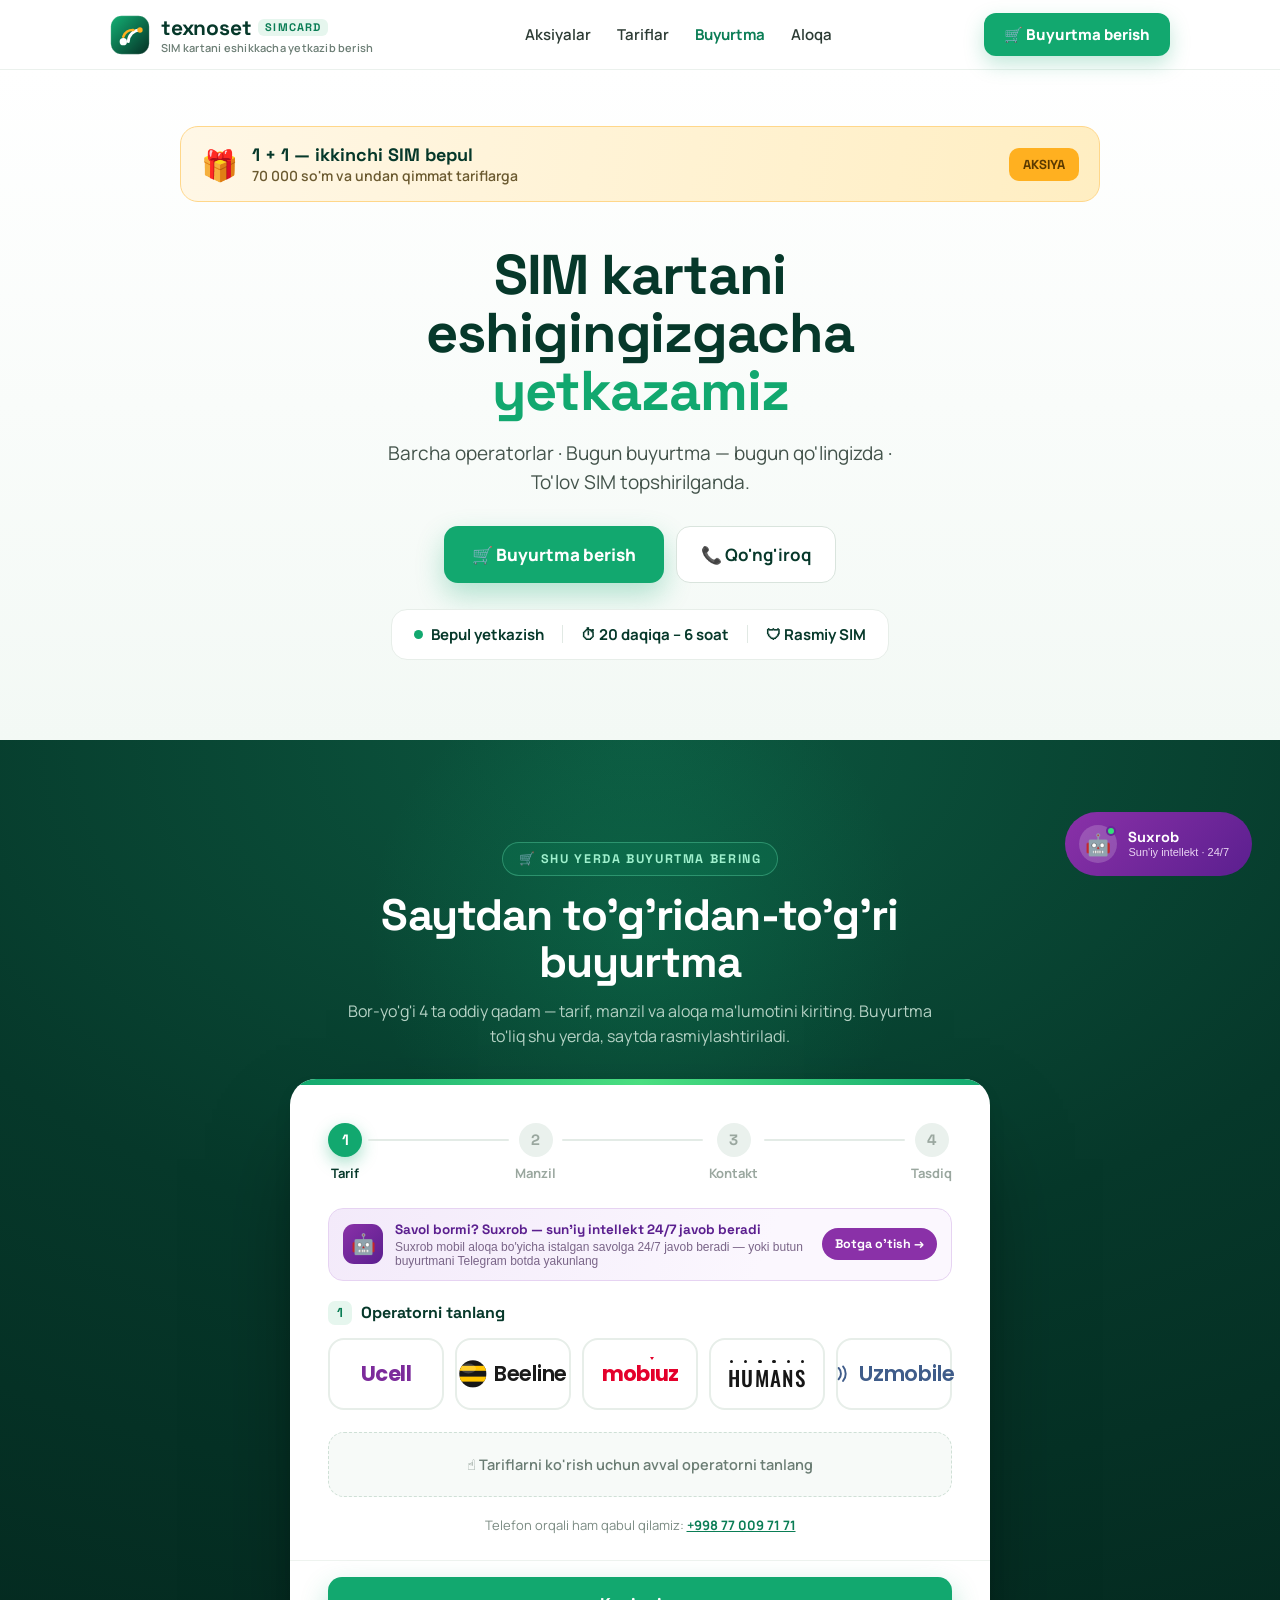
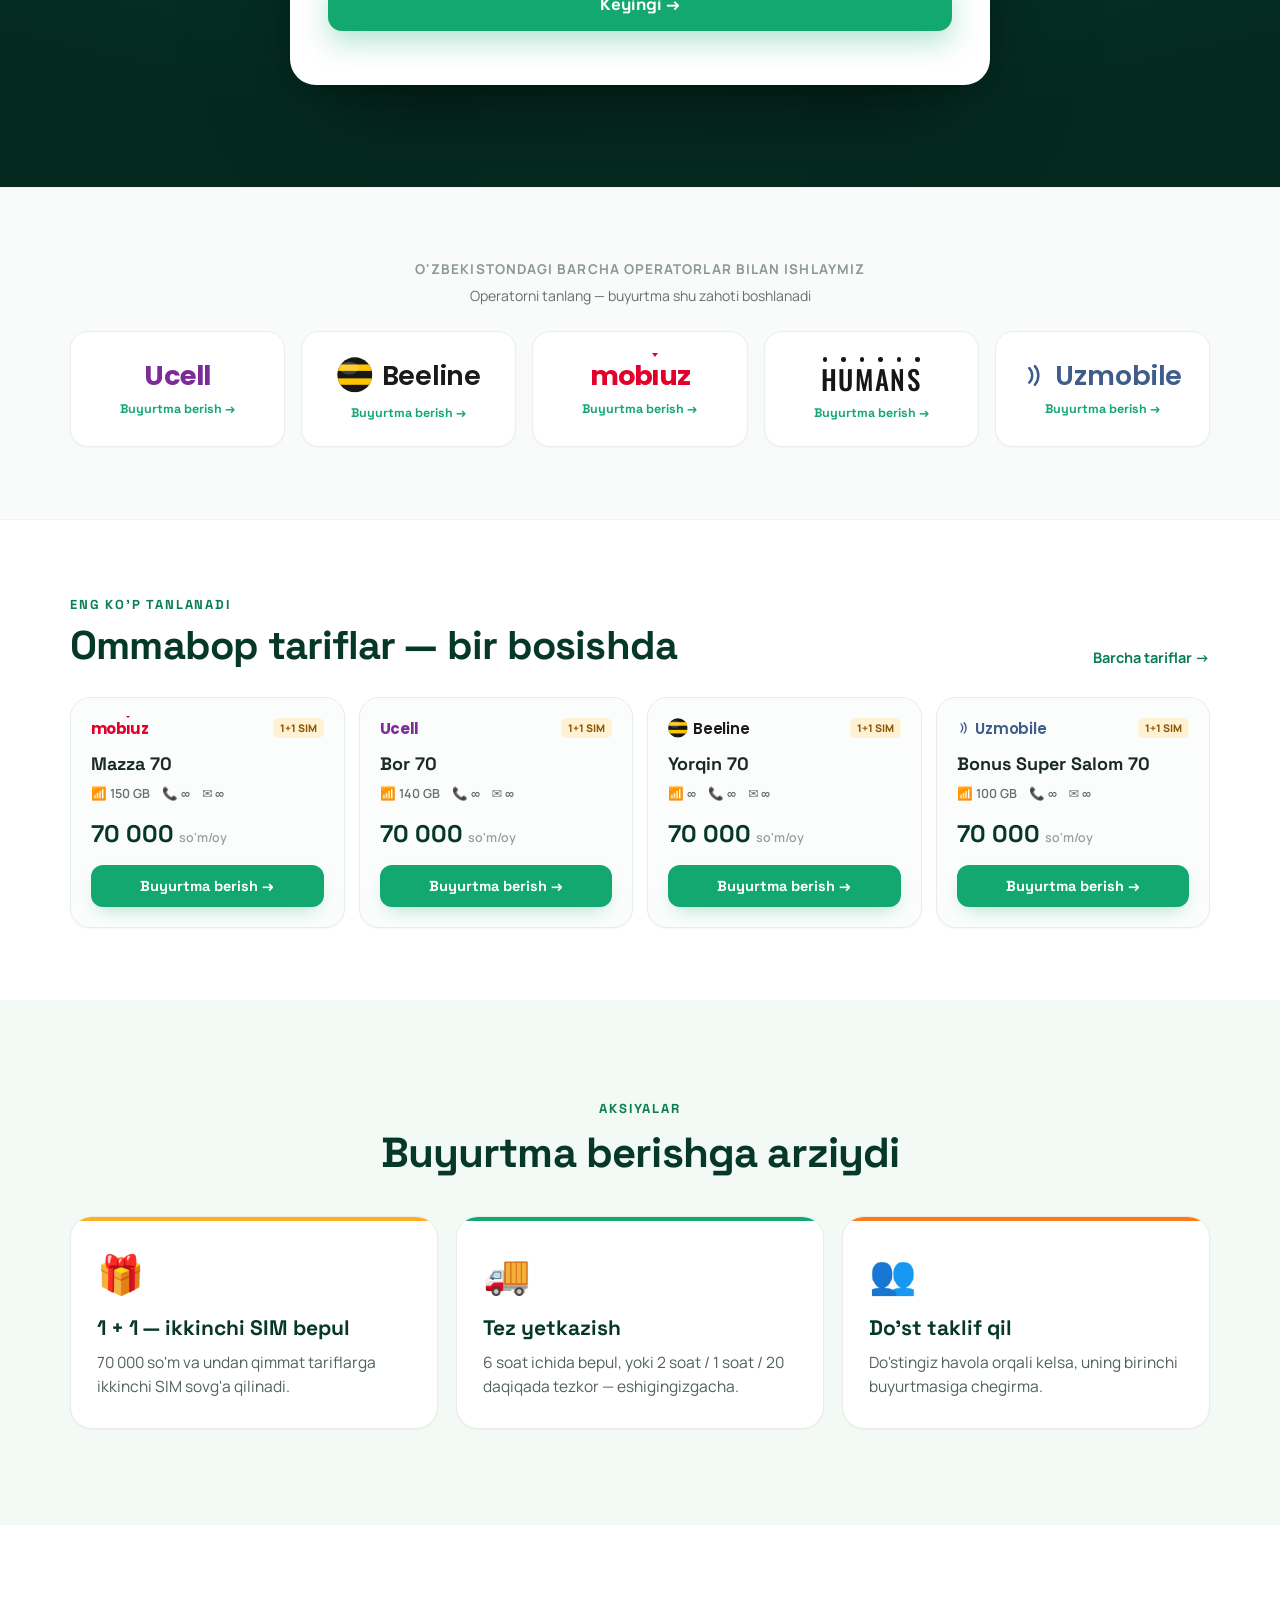
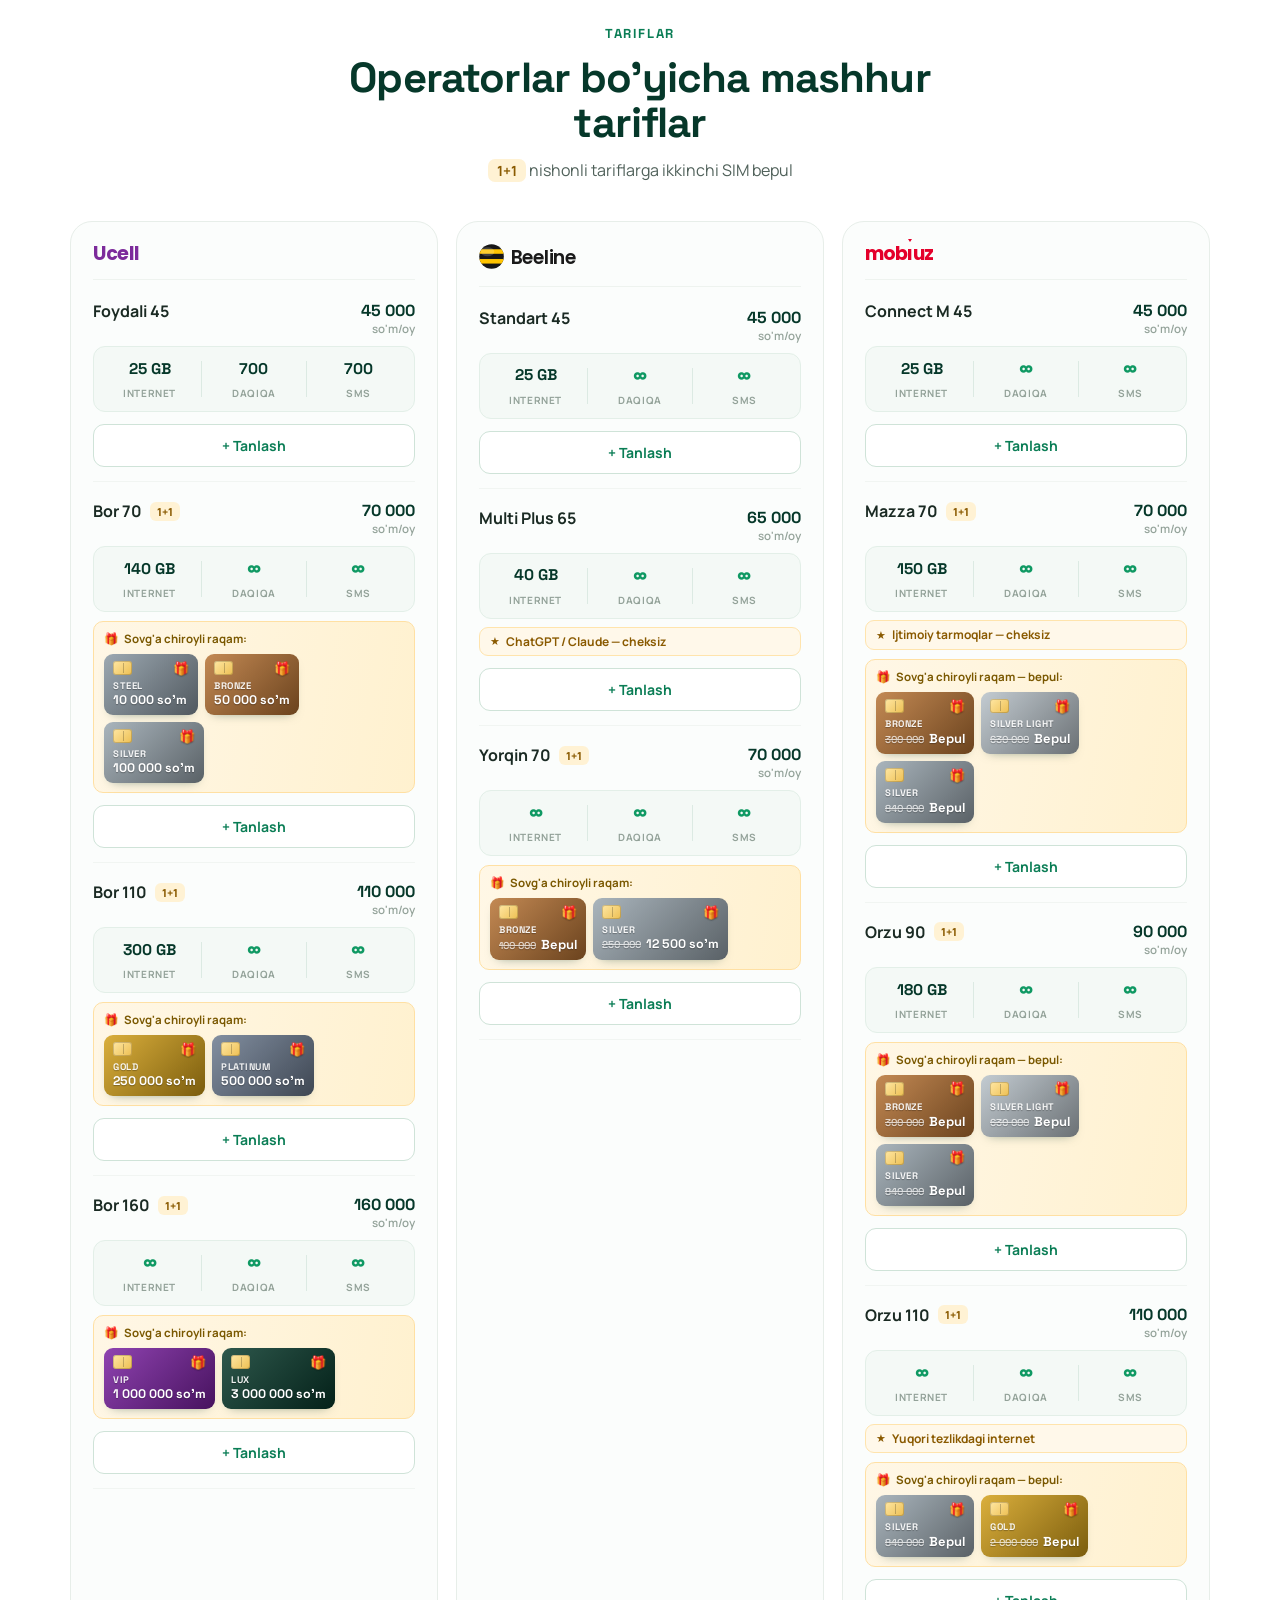
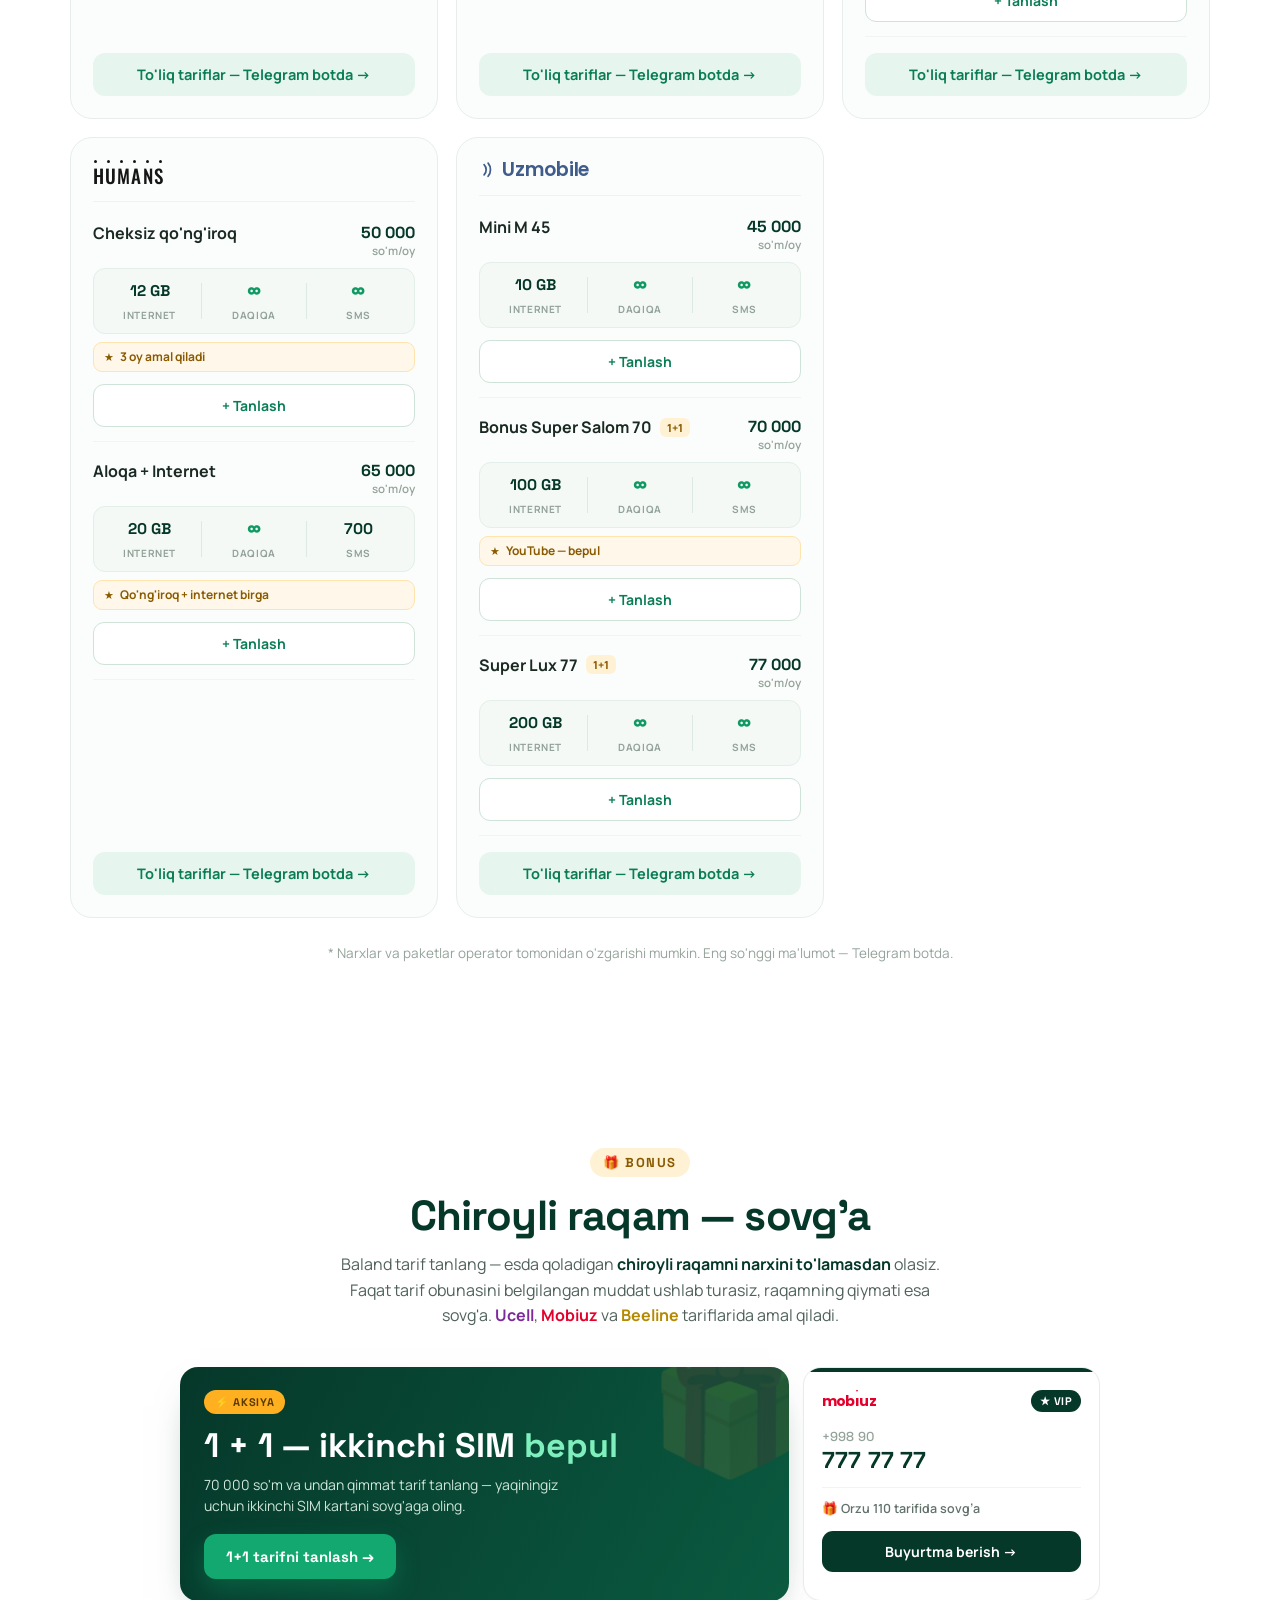
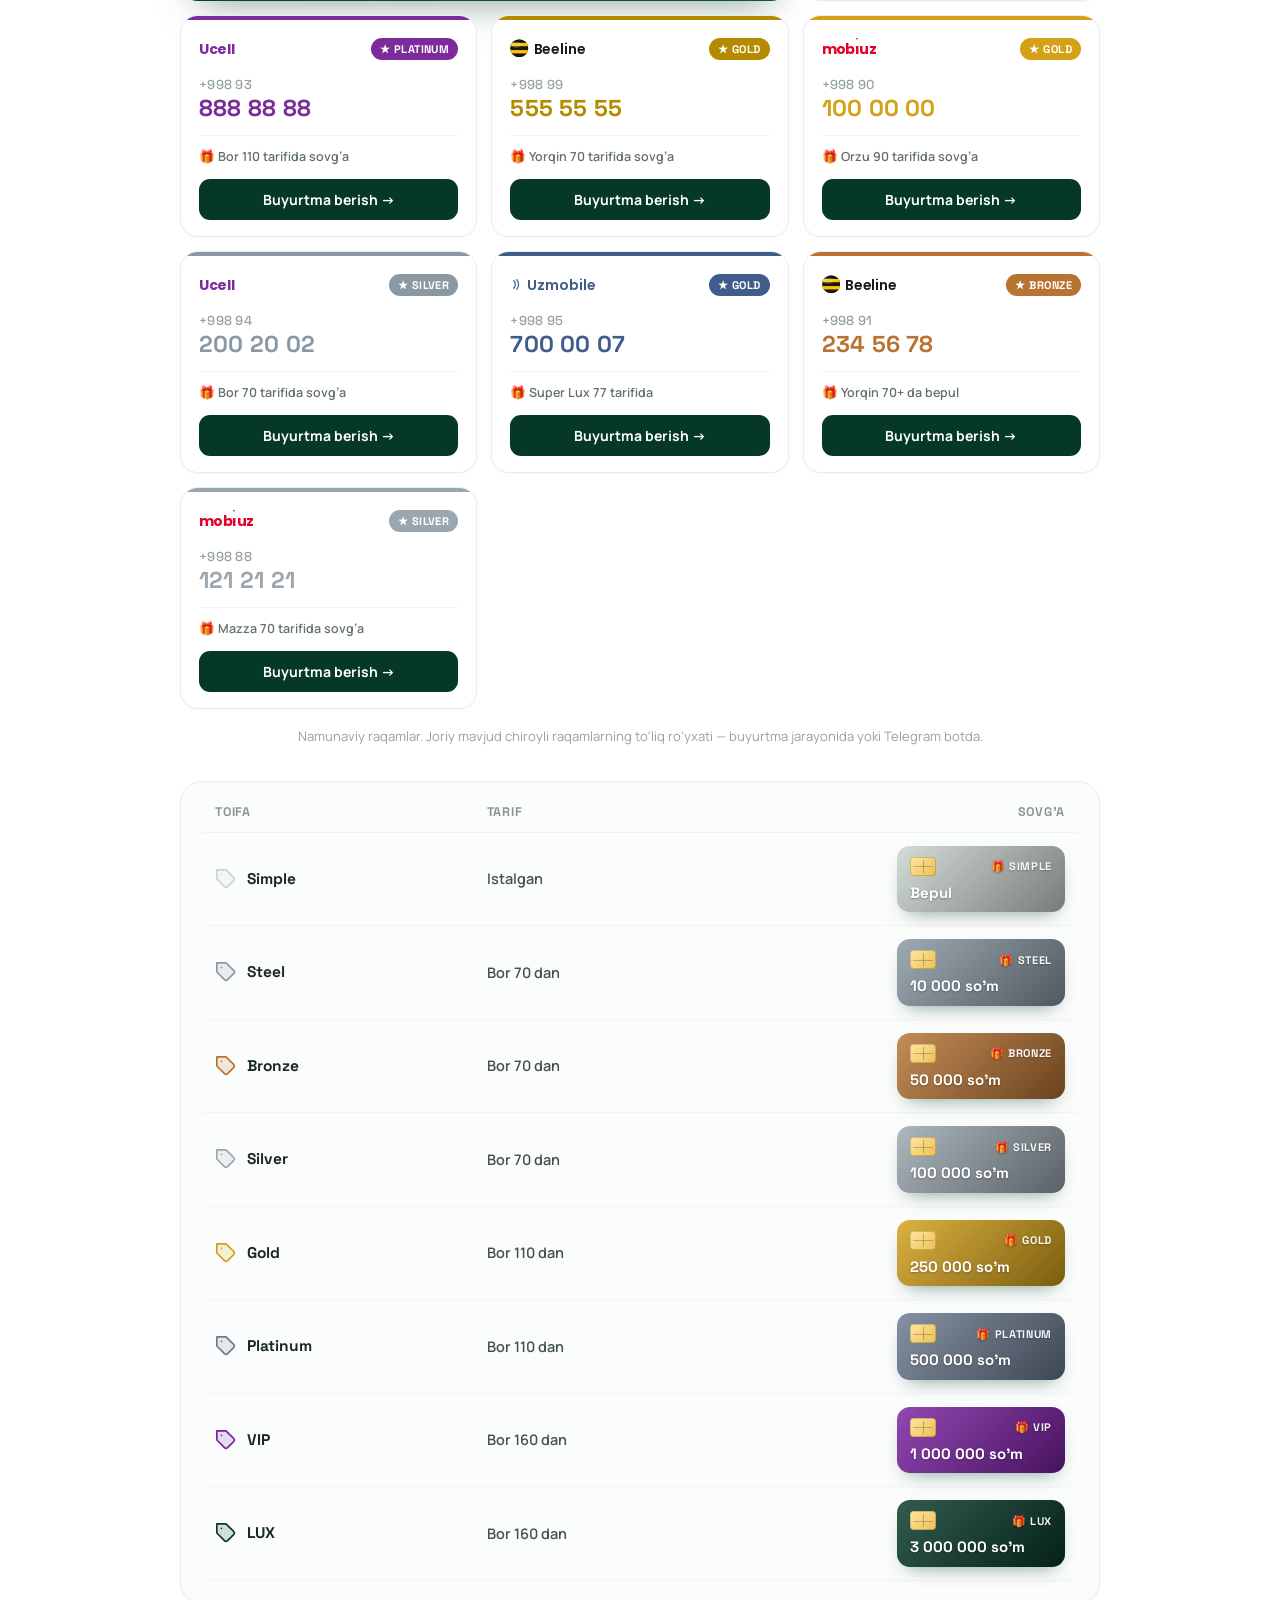
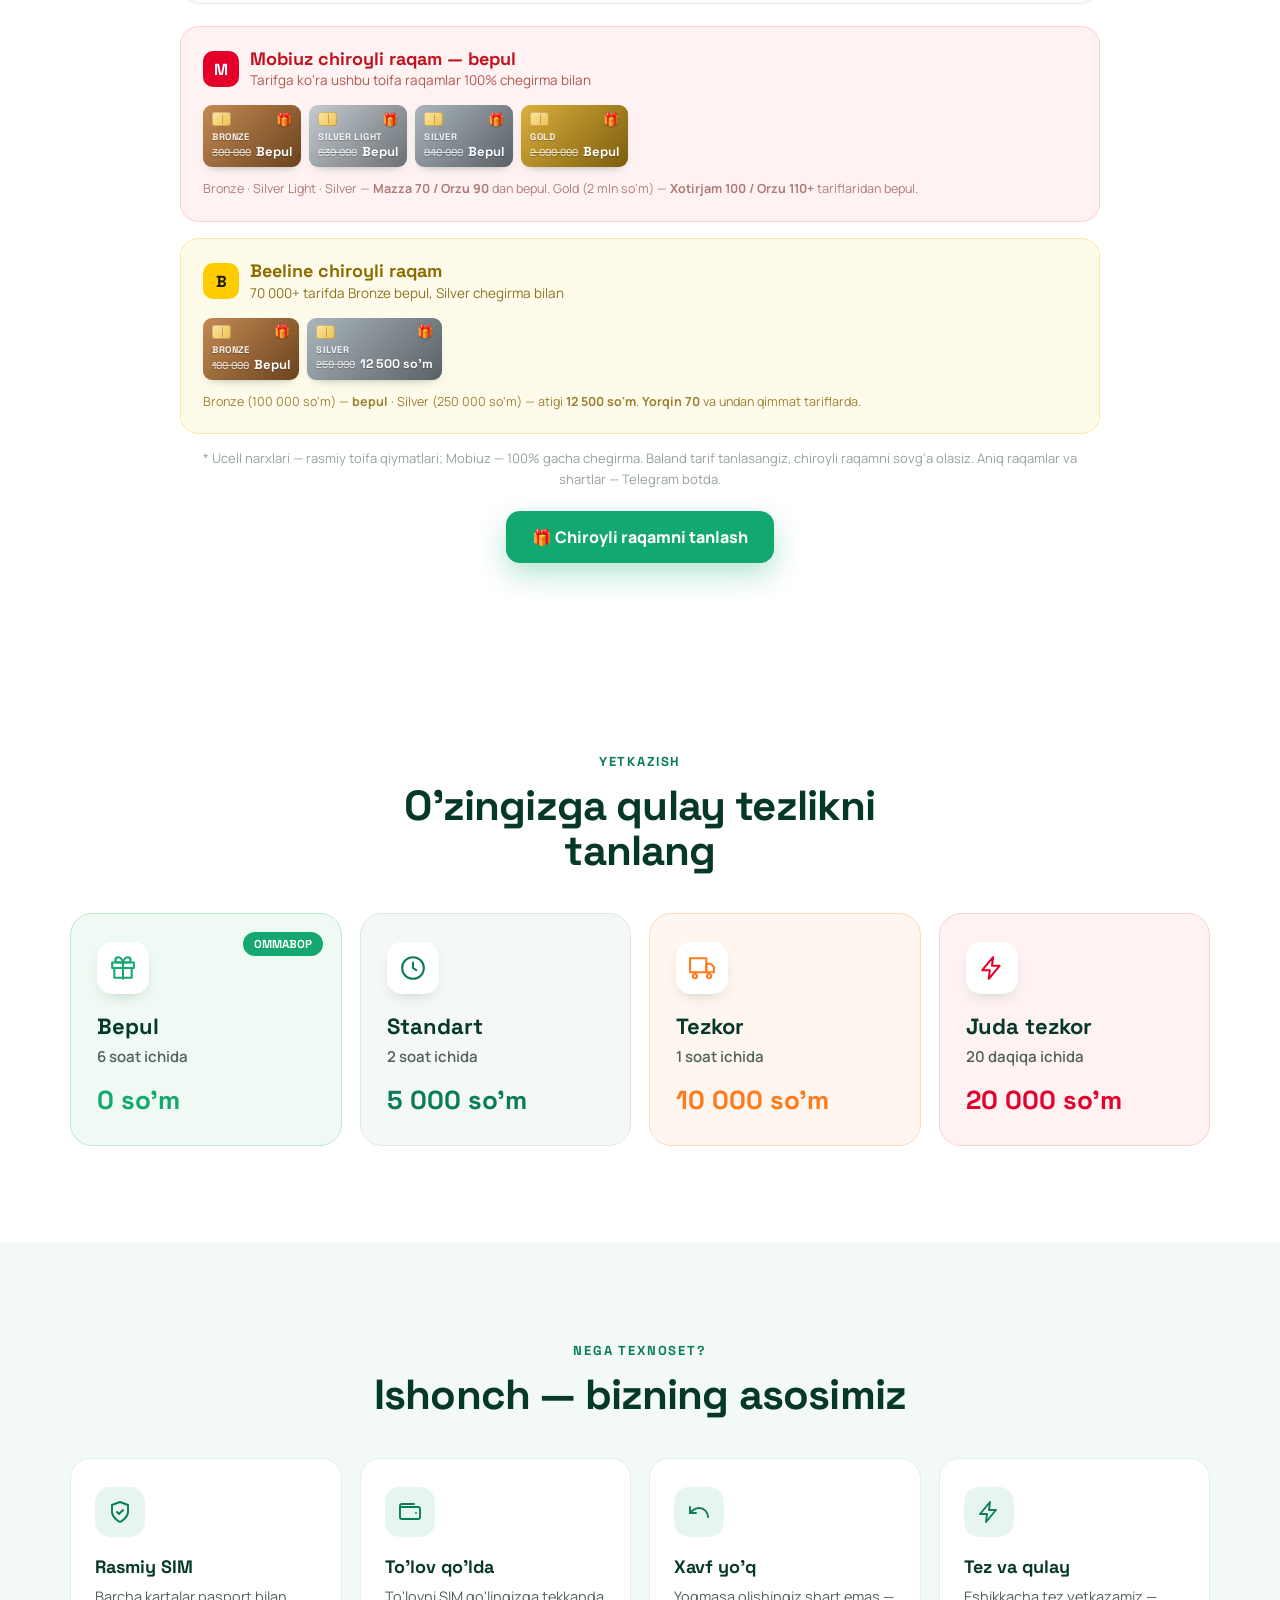
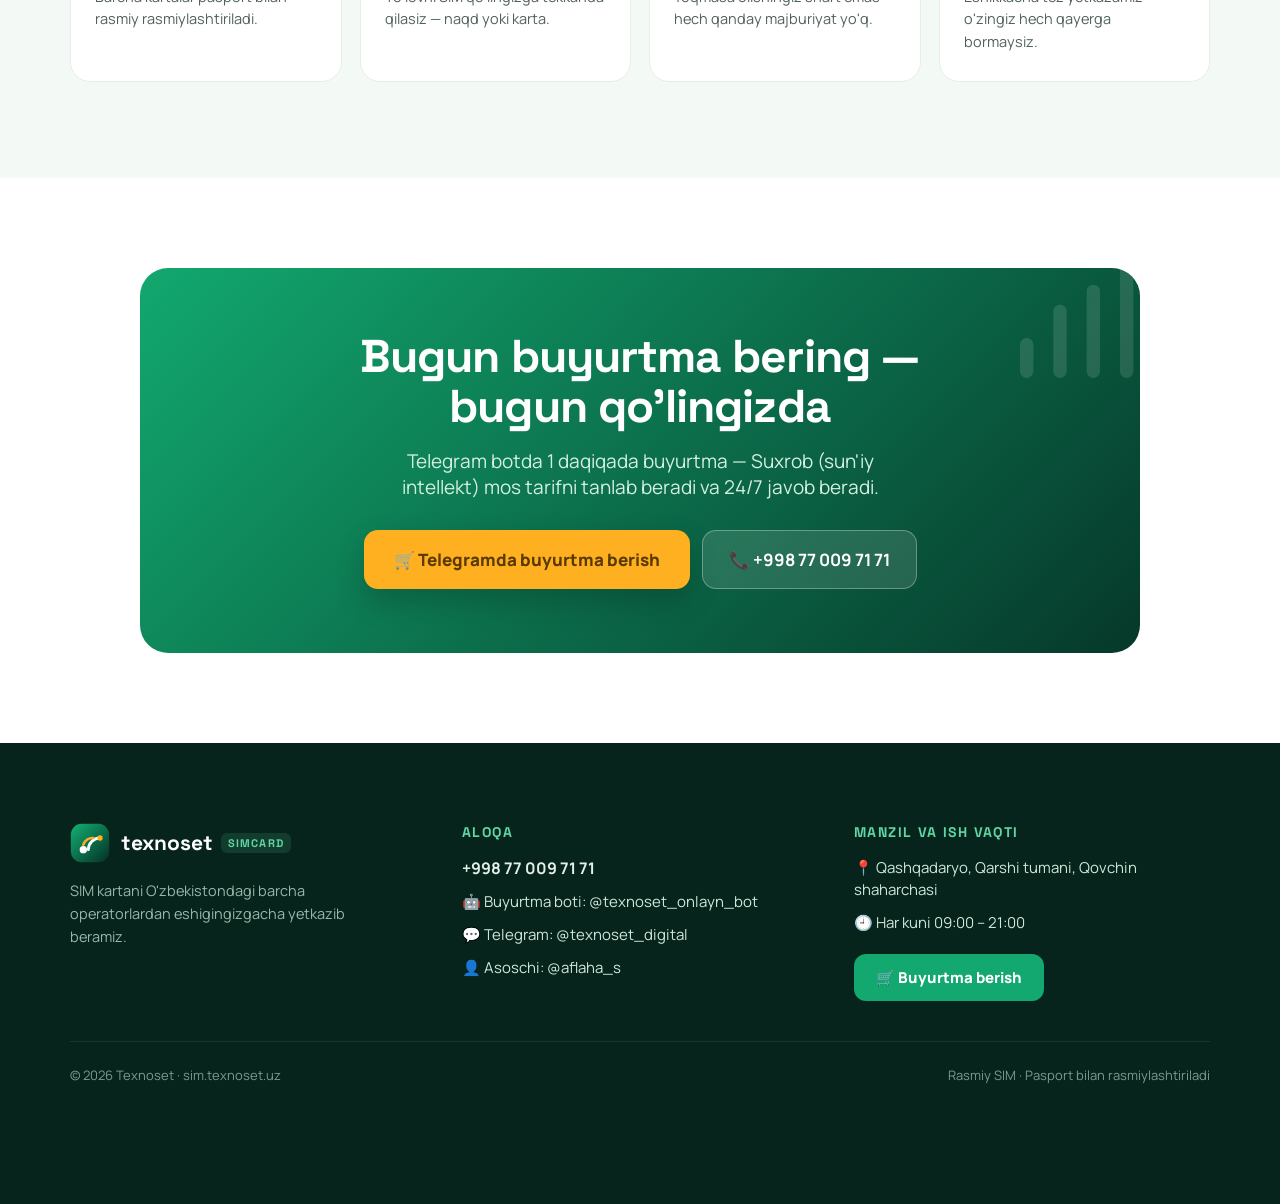
<file: website/index.html>
<!DOCTYPE html>
<html lang="uz">
<head>
  <meta charset="utf-8">
  <meta name="viewport" content="width=device-width, initial-scale=1">
  <title>SIM kartani eshigingizgacha — Texnoset SIMCARD | sim.texnoset.uz</title>
  <meta name="description" content="Texnoset SIMCARD — O'zbekistondagi barcha operatorlar SIM kartasini eshigingizgacha yetkazib beramiz. Qashqadaryo, Qarshi, Qovchin. Saytdan 4 qadamda buyurtma. Chiroyli raqam sovg'a, 1+1 aksiya, bepul yetkazish.">
  <meta name="theme-color" content="#12a86f">
  <link rel="canonical" href="https://sim.texnoset.uz/">
  <meta property="og:type" content="website">
  <meta property="og:locale" content="uz_UZ">
  <meta property="og:site_name" content="Texnoset SIMCARD">
  <meta property="og:title" content="SIM kartani eshigingizgacha yetkazamiz — Texnoset SIMCARD">
  <meta property="og:description" content="Barcha operatorlar · Saytdan 4 qadamda buyurtma · Bepul yetkazish · 1+1 aksiya · Chiroyli raqam sovg'a.">
  <meta property="og:url" content="https://sim.texnoset.uz/">
  <meta name="twitter:card" content="summary_large_image">
  <meta name="twitter:title" content="SIM kartani eshigingizgacha yetkazamiz — Texnoset SIMCARD">
  <meta name="twitter:description" content="Barcha operatorlar · Bepul yetkazish · 1+1 aksiya · Chiroyli raqam sovg'a.">

  <link rel="preconnect" href="https://fonts.googleapis.com">
  <link rel="preconnect" href="https://fonts.gstatic.com" crossorigin>
  <link href="https://fonts.googleapis.com/css2?family=Space+Grotesk:wght@500;600;700&family=Manrope:wght@400;500;600;700;800&family=Poppins:wght@500;600;700;800&family=Oswald:wght@500;600&display=swap" rel="stylesheet">
  <style>
    * { box-sizing: border-box; }
    html { scroll-behavior: smooth; -webkit-text-size-adjust: 100%; }
    html, body { overscroll-behavior-y: none; }
    body { margin: 0; font-family: 'Manrope', system-ui, sans-serif; color: #0c1611; background: #ffffff; -webkit-font-smoothing: antialiased; -webkit-tap-highlight-color: transparent; overflow-x: hidden; }
    a { color: inherit; -webkit-tap-highlight-color: transparent; }
    button { -webkit-tap-highlight-color: transparent; -webkit-user-select: none; user-select: none; touch-action: manipulation; }
    input, select, textarea { font-size: 16px !important; }
    ::selection { background: #ffb020; color: #06382a; }

    @media (max-width: 820px) { .tx-navlinks { display: none !important; } .tx-nav-cta { display: none !important; } }
    @media (min-width: 821px) { #tx-mobcta { display: none !important; } }

    /* Reveal-on-scroll */
    [data-reveal] { opacity: 0; transform: translateY(20px); transition: opacity .65s cubic-bezier(.16,1,.3,1), transform .65s cubic-bezier(.16,1,.3,1); }
    [data-reveal].tx-in { opacity: 1; transform: none; }

    /* Hover / focus states (DCLogic style-hover -> real CSS) */
    .txg:hover { background: #0f9963 !important; }
    .txy:hover { background: #ffbe3d !important; }
    .tx-out:hover { border-color: #12a86f !important; }
    .tx-soft:hover { background: rgba(255,255,255,.2) !important; }
    .tx-tlink:hover { background: #d6efe2 !important; }
    .tx-op { transition: transform .26s cubic-bezier(.16,1,.3,1), box-shadow .26s cubic-bezier(.16,1,.3,1), border-color .26s; }
    .tx-op:hover { transform: translateY(-5px); box-shadow: 0 18px 38px -20px rgba(6,56,42,.34); border-color: #d4e7dc; }
    .tx-lift { transition: transform .26s cubic-bezier(.16,1,.3,1), box-shadow .26s cubic-bezier(.16,1,.3,1); }
    .tx-lift:hover { transform: translateY(-5px); box-shadow: 0 22px 44px -22px rgba(6,56,42,.34); }
    .tx-inp:focus { border-color: #12a86f !important; box-shadow: 0 0 0 3px rgba(18,168,111,.12) !important; }

    /* Cart floating bar position (clears mobile CTA on phones) */
    #tx-cartbar .tx-barwrap { position: fixed; left: 0; right: 0; bottom: calc(24px + env(safe-area-inset-bottom)); z-index: 60; display: flex; justify-content: center; padding: 0 16px; pointer-events: none; }
    @media (max-width: 820px) { #tx-cartbar .tx-barwrap { bottom: calc(82px + env(safe-area-inset-bottom)); } }

    @keyframes txPulse { 0%,100% { box-shadow: 0 10px 26px rgba(18,168,111,.28); } 50% { box-shadow: 0 14px 34px rgba(18,168,111,.42); } }
    @keyframes txAiPulse { 0%,100% { box-shadow: 0 10px 28px -6px rgba(124,43,155,.5); } 50% { box-shadow: 0 14px 38px -4px rgba(124,43,155,.7); } }
    #tx-aifab:hover { transform: translateY(-3px); }
    #tx-wizai:hover { border-color: #c9a3e0; box-shadow: 0 10px 26px -14px rgba(124,43,155,.5); }
    @media (max-width: 820px) { #tx-aifab { bottom: calc(84px + env(safe-area-inset-bottom)) !important; } }
</style>
</head>
<body>
<div style="background: #ffffff;">

  <!-- ===== HEADER ===== -->
  <header style="position: sticky; top: 0; z-index: 50; background: rgba(255,255,255,.86); backdrop-filter: blur(14px); border-bottom: 1px solid #ebf1ed; padding-top: env(safe-area-inset-top);">
    <div style="max-width: 1140px; margin: 0 auto; padding: 13px clamp(18px,5vw,40px); display: flex; align-items: center; justify-content: space-between; gap: 16px;">
      <a href="#top" style="display: flex; align-items: center; gap: 11px; text-decoration: none;">
        <svg width="40" height="40" viewBox="0 0 48 48" fill="none" style="flex-shrink: 0;"><rect x="1" y="1" width="46" height="46" rx="13" fill="url(#txg)"></rect><rect x="1" y="1" width="46" height="46" rx="13" stroke="rgba(255,255,255,.18)" stroke-width="1.2"></rect><circle cx="16" cy="32" r="4.4" fill="#fff"></circle><path d="M22 32a14 14 0 0 1 14-14" stroke="#fff" stroke-width="3.4" stroke-linecap="round"></path><path d="M16 26a12 12 0 0 1 12-8" stroke="#ffb020" stroke-width="3.2" stroke-linecap="round"></path><circle cx="36" cy="18" r="3.2" fill="#ffb020"></circle><defs><linearGradient id="txg" x1="4" y1="4" x2="44" y2="44" gradientUnits="userSpaceOnUse"><stop stop-color="#12a86f"></stop><stop offset="1" stop-color="#06382a"></stop></linearGradient></defs></svg>
        <span style="display: flex; flex-direction: column; line-height: 1;">
          <span style="display: flex; align-items: center; gap: 7px;">
            <span style="font-family: 'Space Grotesk',sans-serif; font-weight: 700; font-size: 21px; color: #06382a; letter-spacing: -.01em;">texnoset</span>
            <span style="font-family: 'Space Grotesk',sans-serif; font-weight: 700; font-size: 11px; letter-spacing: .1em; color: #0a7d55; background: #e6f6ee; padding: 3px 7px; border-radius: 6px;">SIMCARD</span>
          </span>
          <span style="font-size: 11px; color: #6b7d74; font-weight: 600; letter-spacing: .02em; margin-top: 4px;">SIM kartani eshikkacha yetkazib berish</span>
        </span>
      </a>
      <nav class="tx-navlinks" style="display: flex; align-items: center; gap: 26px;">
        <a href="#aksiyalar" style="text-decoration: none; font-weight: 600; font-size: 15px; color: #2c3b34;">Aksiyalar</a>
        <a href="#tariflar" style="text-decoration: none; font-weight: 600; font-size: 15px; color: #2c3b34;">Tariflar</a>
        <a href="#buyurtma" style="text-decoration: none; font-weight: 700; font-size: 15px; color: #0a7d55;">Buyurtma</a>
        <a href="#aloqa" style="text-decoration: none; font-weight: 600; font-size: 15px; color: #2c3b34;">Aloqa</a>
      </nav>
      <a class="tx-nav-cta txg" href="#buyurtma" style="display: inline-flex; align-items: center; gap: 8px; background: #12a86f; color: #fff; text-decoration: none; padding: 11px 20px; border-radius: 12px; font-weight: 800; font-size: 15px; white-space: nowrap; box-shadow: 0 8px 20px rgba(18,168,111,.26);">
        <span>🛒 Buyurtma berish</span>
      </a>
    </div>
  </header>

  <div id="top"></div>

  <!-- ===== HERO ===== -->
  <section style="position: relative; background: linear-gradient(180deg,#ffffff,#f3f9f5);">
    <div style="max-width: 1000px; margin: 0 auto; padding: clamp(32px,5vw,56px) clamp(18px,5vw,40px) clamp(48px,7vw,80px);">
      <div style="display: flex; align-items: center; gap: 14px; background: linear-gradient(100deg,#fff7e6,#ffeec2); border: 1.5px solid #ffd78a; border-radius: 18px; padding: 16px 20px; flex-wrap: wrap;">
        <span style="font-size: 30px;">🎁</span>
        <div style="flex: 1 1 240px; min-width: 200px;">
          <div style="font-family: 'Space Grotesk',sans-serif; font-weight: 700; font-size: 18px; color: #06382a;">1 + 1 — ikkinchi SIM bepul</div>
          <div style="font-size: 14px; color: #6b5a30; font-weight: 600;">70 000 so'm va undan qimmat tariflarga</div>
        </div>
        <span style="background: #ffb020; color: #5b3a00; font-weight: 800; font-size: 13px; padding: 8px 14px; border-radius: 10px; font-family: 'Space Grotesk',sans-serif;">AKSIYA</span>
      </div>

      <div style="text-align: center; margin-top: clamp(28px,4vw,44px);">
        <h1 style="font-family: 'Space Grotesk',sans-serif; font-weight: 700; font-size: clamp(34px,5.8vw,56px); line-height: 1.04; letter-spacing: -.02em; color: #06382a; margin: 0 auto; max-width: 16ch;">SIM kartani eshigingizgacha <span style="color: #12a86f;">yetkazamiz</span></h1>
        <p style="font-size: clamp(16px,2vw,19px); line-height: 1.55; color: #43534b; max-width: 520px; margin: 18px auto 0;">Barcha operatorlar · Bugun buyurtma — bugun qo'lingizda · To'lov SIM topshirilganda.</p>
        <div style="display: flex; flex-wrap: wrap; gap: 12px; justify-content: center; margin-top: 28px;">
          <a href="#buyurtma" class="txg" style="display: inline-flex; align-items: center; gap: 9px; background: #12a86f; color: #fff; text-decoration: none; padding: 16px 28px; border-radius: 14px; font-weight: 800; font-size: 17px; box-shadow: 0 12px 28px rgba(18,168,111,.3);">🛒 Buyurtma berish</a>
          <a href="tel:+998770097171" class="tx-out" style="display: inline-flex; align-items: center; gap: 9px; background: #fff; color: #06382a; text-decoration: none; padding: 16px 24px; border-radius: 14px; font-weight: 700; font-size: 17px; border: 1.5px solid #d9e4dd;">📞 Qo'ng'iroq</a>
        </div>
        <div style="display: inline-flex; align-items: center; gap: 18px; margin-top: 26px; background: #fff; border: 1px solid #e7eee9; border-radius: 16px; padding: 14px 22px; flex-wrap: wrap; justify-content: center;">
          <span style="display: inline-flex; align-items: center; gap: 8px; font-weight: 700; color: #06382a; font-size: 15px;"><span style="width: 9px; height: 9px; border-radius: 50%; background: #12a86f; display: inline-block;"></span>Bepul yetkazish</span>
          <span style="width: 1px; height: 18px; background: #e1e9e4;"></span>
          <span style="font-weight: 700; color: #06382a; font-size: 15px;">⏱ 20 daqiqa – 6 soat</span>
          <span style="width: 1px; height: 18px; background: #e1e9e4;"></span>
          <span style="font-weight: 700; color: #06382a; font-size: 15px;">🛡 Rasmiy SIM</span>
        </div>
      </div>
    </div>
  </section>

  <!-- ===== SAYTDA BUYURTMA (WIZARD) ===== -->
  <section id="buyurtma" style="position: relative; background: radial-gradient(125% 95% at 50% 0%, #0c573f 0%, #06382a 52%, #042a20 100%); padding: clamp(56px,8vw,108px) clamp(18px,5vw,40px); scroll-margin-top: 80px; overflow: hidden;">
    <div aria-hidden="true" style="position: absolute; top: -120px; left: 50%; transform: translateX(-50%); width: 620px; height: 620px; background: radial-gradient(circle, rgba(18,168,111,.22), transparent 62%); pointer-events: none;"></div>
    <div style="position: relative; max-width: 700px; margin: 0 auto;">
      <div data-reveal style="text-align: center; max-width: 600px; margin: 0 auto;">
        <span style="display: inline-flex; align-items: center; gap: 8px; background: rgba(18,168,111,.16); border: 1px solid rgba(110,231,183,.34); color: #9ff0cd; font-family: 'Space Grotesk',sans-serif; font-weight: 700; font-size: 12.5px; letter-spacing: .13em; text-transform: uppercase; padding: 8px 16px; border-radius: 999px;">🛒 Shu yerda buyurtma bering</span>
        <h2 style="font-family: 'Space Grotesk',sans-serif; font-weight: 700; font-size: clamp(29px,4.8vw,44px); line-height: 1.06; letter-spacing: -.02em; color: #ffffff; margin: 16px 0 0;">Saytdan to'g'ridan-to'g'ri buyurtma</h2>
        <p style="font-size: 16px; line-height: 1.55; color: #b6d3c6; margin: 14px 0 0;">Bor-yo'g'i 4 ta oddiy qadam — tarif, manzil va aloqa ma'lumotini kiriting. Buyurtma to'liq shu yerda, saytda rasmiylashtiriladi.</p>
      </div>
      <div data-reveal style="position: relative; margin-top: 30px; background: #fff; border-radius: 26px; padding: 0; box-shadow: 0 44px 100px -36px rgba(0,0,0,.62), 0 8px 24px -12px rgba(0,0,0,.3); overflow: hidden;">
        <div style="height: 6px; background: linear-gradient(90deg, #12a86f, #4ade80, #12a86f);"></div>
        <div style="padding: clamp(22px,4vw,38px);">
          <div id="tx-order-body"></div>
        </div>
      </div>
    </div>
  </section>

  <!-- ===== OPERATORS ===== -->
  <section style="background: #f8fbf9; padding: clamp(40px,6vw,72px) clamp(18px,5vw,40px); border-top: 1px solid #eef3ef; border-bottom: 1px solid #eef3ef;">
    <div style="max-width: 1140px; margin: 0 auto;">
      <p data-reveal style="text-align: center; font-size: 13.5px; font-weight: 700; color: #8a988f; letter-spacing: .08em; text-transform: uppercase; margin: 0 0 8px;">O'zbekistondagi barcha operatorlar bilan ishlaymiz</p>
      <p data-reveal style="text-align: center; font-size: 14px; color: #62716a; margin: 0 0 26px;">Operatorni tanlang — buyurtma shu zahoti boshlanadi</p>
      <div id="tx-operators" data-reveal style="display: grid; grid-template-columns: repeat(auto-fit, minmax(168px, 1fr)); gap: 16px;"></div>
    </div>
  </section>

  <!-- ===== OMMABOP TARIFLAR (TEZ TANLASH) ===== -->
  <section style="background: #fff; padding: clamp(44px,6vw,72px) clamp(18px,5vw,40px);">
    <div style="max-width: 1140px; margin: 0 auto;">
      <div data-reveal style="display: flex; align-items: flex-end; justify-content: space-between; gap: 16px; flex-wrap: wrap;">
        <div>
          <span style="font-family: 'Space Grotesk',sans-serif; font-weight: 700; font-size: 13px; color: #0a7d55; letter-spacing: .14em; text-transform: uppercase;">Eng ko'p tanlanadi</span>
          <h2 style="font-family: 'Space Grotesk',sans-serif; font-weight: 700; font-size: clamp(26px,4.4vw,40px); line-height: 1.08; letter-spacing: -.02em; color: #06382a; margin: 10px 0 0;">Ommabop tariflar — bir bosishda</h2>
        </div>
        <a href="#tariflar" style="text-decoration: none; font-weight: 700; font-size: 14.5px; color: #0a7d55; white-space: nowrap;">Barcha tariflar →</a>
      </div>
      <div id="tx-popular" data-reveal style="display: grid; grid-template-columns: repeat(auto-fit, minmax(230px, 1fr)); gap: 14px; margin-top: 30px;"></div>
    </div>
  </section>

  <!-- ===== AKSIYALAR ===== -->
  <section id="aksiyalar" style="background: #f3f9f5; padding: clamp(52px,8vw,96px) clamp(18px,5vw,40px); scroll-margin-top: 80px;">
    <div style="max-width: 1140px; margin: 0 auto;">
      <div data-reveal style="text-align: center; max-width: 600px; margin: 0 auto;">
        <span style="font-family: 'Space Grotesk',sans-serif; font-weight: 700; font-size: 13px; color: #0a7d55; letter-spacing: .14em; text-transform: uppercase;">Aksiyalar</span>
        <h2 style="font-family: 'Space Grotesk',sans-serif; font-weight: 700; font-size: clamp(28px,4.6vw,42px); line-height: 1.08; letter-spacing: -.02em; color: #06382a; margin: 12px 0 0;">Buyurtma berishga arziydi</h2>
      </div>
      <div id="tx-promos" style="display: grid; grid-template-columns: repeat(auto-fit, minmax(280px, 1fr)); gap: 18px; margin-top: 40px;"></div>
    </div>
  </section>

  <!-- ===== TARIFLAR ===== -->
  <section id="tariflar" style="background: #fff; padding: clamp(52px,8vw,96px) clamp(18px,5vw,40px); scroll-margin-top: 80px;">
    <div style="max-width: 1140px; margin: 0 auto;">
      <div data-reveal style="text-align: center; max-width: 620px; margin: 0 auto;">
        <span style="font-family: 'Space Grotesk',sans-serif; font-weight: 700; font-size: 13px; color: #0a7d55; letter-spacing: .14em; text-transform: uppercase;">Tariflar</span>
        <h2 style="font-family: 'Space Grotesk',sans-serif; font-weight: 700; font-size: clamp(28px,4.6vw,42px); line-height: 1.08; letter-spacing: -.02em; color: #06382a; margin: 12px 0 0;">Operatorlar bo'yicha mashhur tariflar</h2>
        <p style="font-size: 16px; color: #50615a; margin: 14px 0 0;"><span style="background: #fff2d4; color: #8a5a00; font-weight: 700; padding: 2px 9px; border-radius: 7px; font-size: 14px;">1+1</span> nishonli tariflarga ikkinchi SIM bepul</p>
      </div>
      <div id="tx-tariffs" style="display: grid; grid-template-columns: repeat(auto-fit, minmax(310px, 1fr)); gap: 18px; margin-top: 40px;"></div>
      <p style="text-align: center; font-size: 13.5px; color: #94a39a; margin: 26px 0 0;">* Narxlar va paketlar operator tomonidan o'zgarishi mumkin. Eng so'nggi ma'lumot — Telegram botda.</p>
    </div>
  </section>

  <!-- ===== CHIROYLI RAQAM SOVG'A ===== -->
  <section id="sovga" style="background: #fff; padding: clamp(52px,8vw,90px) clamp(18px,5vw,40px); scroll-margin-top: 80px;">
    <div style="max-width: 920px; margin: 0 auto;">
      <div data-reveal style="text-align: center; max-width: 620px; margin: 0 auto;">
        <span style="display: inline-flex; align-items: center; gap: 7px; font-family: 'Space Grotesk',sans-serif; font-weight: 700; font-size: 13px; color: #8a5a00; letter-spacing: .12em; text-transform: uppercase; background: #fff2d4; padding: 6px 13px; border-radius: 999px;">🎁 Bonus</span>
        <h2 style="font-family: 'Space Grotesk',sans-serif; font-weight: 700; font-size: clamp(28px,4.6vw,42px); line-height: 1.08; letter-spacing: -.02em; color: #06382a; margin: 16px 0 0;">Chiroyli raqam — sovg'a</h2>
        <p style="font-size: 16px; line-height: 1.6; color: #50615a; margin: 14px 0 0;">Baland tarif tanlang — esda qoladigan <b style="color: #06382a;">chiroyli raqamni narxini to'lamasdan</b> olasiz. Faqat tarif obunasini belgilangan muddat ushlab turasiz, raqamning qiymati esa sovg'a. <span style="color: #7C2B9B; font-weight: 700;">Ucell</span>, <span style="color: #E4002B; font-weight: 700;">Mobiuz</span> va <span style="color: #b58a00; font-weight: 700;">Beeline</span> tariflarida amal qiladi.</p>
      </div>

      <div id="tx-numbers" data-reveal style="margin-top: 38px; display: grid; grid-template-columns: repeat(auto-fill, minmax(232px, 1fr)); gap: 14px;"></div>
      <p data-reveal style="text-align: center; font-size: 13px; color: #94a39a; margin: 18px 0 0;">Namunaviy raqamlar. Joriy mavjud chiroyli raqamlarning to'liq ro'yxati — buyurtma jarayonida yoki Telegram botda.</p>

      <div data-reveal style="margin-top: 36px; background: #fbfdfc; border: 1px solid #e7eee9; border-radius: 22px; padding: clamp(14px,3vw,22px); overflow-x: auto; box-shadow: 0 1px 2px rgba(6,56,42,.04);">
        <div style="min-width: 460px;">
          <div style="display: grid; grid-template-columns: 1.1fr 1fr 1.4fr; gap: 12px; padding: 0 12px 12px; border-bottom: 1px solid #eef3ef;">
            <span style="font-family: 'Space Grotesk',sans-serif; font-weight: 700; font-size: 12.5px; color: #8a988f; letter-spacing: .06em; text-transform: uppercase;">Toifa</span>
            <span style="font-family: 'Space Grotesk',sans-serif; font-weight: 700; font-size: 12.5px; color: #8a988f; letter-spacing: .06em; text-transform: uppercase;">Tarif</span>
            <span style="font-family: 'Space Grotesk',sans-serif; font-weight: 700; font-size: 12.5px; color: #8a988f; letter-spacing: .06em; text-transform: uppercase; text-align: right;">Sovg'a</span>
          </div>
          <div id="tx-gifttable"></div>
        </div>
      </div>

      <div data-reveal style="margin-top: 22px; background: #fef3f2; border: 1px solid #f9d2cd; border-radius: 18px; padding: clamp(16px,3vw,22px);">
        <div style="display: flex; align-items: center; gap: 11px;">
          <span style="display: inline-flex; align-items: center; justify-content: center; width: 36px; height: 36px; border-radius: 10px; background: #E4002B; color: #fff; font-family: 'Space Grotesk',sans-serif; font-weight: 700; font-size: 16px; flex-shrink: 0;">M</span>
          <div>
            <div style="font-family: 'Space Grotesk',sans-serif; font-weight: 700; font-size: 18px; color: #c1121f; line-height: 1.15;">Mobiuz chiroyli raqam — bepul</div>
            <div style="font-size: 13.5px; color: #b1564f; margin-top: 2px;">Tarifga ko'ra ushbu toifa raqamlar 100% chegirma bilan</div>
          </div>
        </div>
        <div id="tx-mobiuz-cards" style="display: flex; flex-wrap: wrap; gap: 8px; margin-top: 16px;"></div>
        <p style="font-size: 12.5px; line-height: 1.5; color: #b07b76; margin: 13px 0 0;">Bronze · Silver Light · Silver — <b>Mazza 70 / Orzu 90</b> dan bepul. Gold (2 mln so'm) — <b>Xotirjam 100 / Orzu 110+</b> tariflaridan bepul.</p>
      </div>

      <div data-reveal style="margin-top: 16px; background: #fffbeb; border: 1px solid #ffe7a0; border-radius: 18px; padding: clamp(16px,3vw,22px);">
        <div style="display: flex; align-items: center; gap: 11px;">
          <span style="display: inline-flex; align-items: center; justify-content: center; width: 36px; height: 36px; border-radius: 10px; background: #ffcc00; color: #1a1a1a; font-family: 'Space Grotesk',sans-serif; font-weight: 700; font-size: 16px; flex-shrink: 0;">B</span>
          <div>
            <div style="font-family: 'Space Grotesk',sans-serif; font-weight: 700; font-size: 18px; color: #8a6d00; line-height: 1.15;">Beeline chiroyli raqam</div>
            <div style="font-size: 13.5px; color: #8a7320; margin-top: 2px;">70 000+ tarifda Bronze bepul, Silver chegirma bilan</div>
          </div>
        </div>
        <div id="tx-beeline-cards" style="display: flex; flex-wrap: wrap; gap: 8px; margin-top: 16px;"></div>
        <p style="font-size: 12.5px; line-height: 1.5; color: #9a8030; margin: 13px 0 0;">Bronze (100 000 so'm) — <b>bepul</b> · Silver (250 000 so'm) — atigi <b>12 500 so'm</b>. <b>Yorqin 70</b> va undan qimmat tariflarda.</p>
      </div>
      <p data-reveal style="font-size: 13px; line-height: 1.55; color: #94a39a; margin: 14px 0 0; text-align: center;">* Ucell narxlari — rasmiy toifa qiymatlari; Mobiuz — 100% gacha chegirma. Baland tarif tanlasangiz, chiroyli raqamni sovg'a olasiz. Aniq raqamlar va shartlar — Telegram botda.</p>
      <div data-reveal style="text-align: center; margin-top: 22px;">
        <a href="https://t.me/texnoset_onlayn_bot" target="_blank" rel="noopener" class="txg" style="display: inline-flex; align-items: center; gap: 9px; background: #12a86f; color: #fff; text-decoration: none; padding: 15px 26px; border-radius: 14px; font-weight: 800; font-size: 16px; box-shadow: 0 12px 28px rgba(18,168,111,.3);">🎁 Chiroyli raqamni tanlash</a>
      </div>
    </div>
  </section>

  <!-- ===== YETKAZISH TURLARI ===== -->
  <section style="background: #fff; padding: clamp(52px,8vw,96px) clamp(18px,5vw,40px);">
    <div style="max-width: 1140px; margin: 0 auto;">
      <div data-reveal style="text-align: center; max-width: 600px; margin: 0 auto;">
        <span style="font-family: 'Space Grotesk',sans-serif; font-weight: 700; font-size: 13px; color: #0a7d55; letter-spacing: .14em; text-transform: uppercase;">Yetkazish</span>
        <h2 style="font-family: 'Space Grotesk',sans-serif; font-weight: 700; font-size: clamp(28px,4.6vw,42px); line-height: 1.08; letter-spacing: -.02em; color: #06382a; margin: 12px 0 0;">O'zingizga qulay tezlikni tanlang</h2>
      </div>
      <div id="tx-deliveries" style="display: grid; grid-template-columns: repeat(auto-fit, minmax(240px, 1fr)); gap: 18px; margin-top: 40px;"></div>
    </div>
  </section>

  <!-- ===== NEGA TEXNOSET ===== -->
  <section style="background: #f3f9f5; padding: clamp(52px,8vw,96px) clamp(18px,5vw,40px);">
    <div style="max-width: 1140px; margin: 0 auto;">
      <div data-reveal style="text-align: center; max-width: 600px; margin: 0 auto;">
        <span style="font-family: 'Space Grotesk',sans-serif; font-weight: 700; font-size: 13px; color: #0a7d55; letter-spacing: .14em; text-transform: uppercase;">Nega Texnoset?</span>
        <h2 style="font-family: 'Space Grotesk',sans-serif; font-weight: 700; font-size: clamp(28px,4.6vw,42px); line-height: 1.08; letter-spacing: -.02em; color: #06382a; margin: 12px 0 0;">Ishonch — bizning asosimiz</h2>
      </div>
      <div id="tx-trust" style="display: grid; grid-template-columns: repeat(auto-fit, minmax(240px, 1fr)); gap: 18px; margin-top: 40px;"></div>
    </div>
  </section>

  <!-- ===== FINAL CTA ===== -->
  <section style="background: #fff; padding: clamp(52px,8vw,90px) clamp(18px,5vw,40px);">
    <div data-reveal style="max-width: 1000px; margin: 0 auto; background: linear-gradient(135deg,#12a86f,#06382a); border-radius: 28px; padding: clamp(36px,6vw,64px) clamp(24px,5vw,56px); text-align: center; position: relative; overflow: hidden;">
      <svg width="160" height="160" viewBox="0 0 24 24" fill="none" style="position: absolute; top: -30px; right: -20px; opacity: .12;"><path d="M4 20v-4" stroke="#fff" stroke-width="2" stroke-linecap="round"/><path d="M9 20v-9" stroke="#fff" stroke-width="2" stroke-linecap="round"/><path d="M14 20V8" stroke="#fff" stroke-width="2" stroke-linecap="round"/><path d="M19 20V4" stroke="#fff" stroke-width="2" stroke-linecap="round"/></svg>
      <h2 style="font-family: 'Space Grotesk',sans-serif; font-weight: 700; font-size: clamp(28px,5vw,46px); line-height: 1.08; letter-spacing: -.02em; color: #fff; margin: 0; position: relative;">Bugun buyurtma bering —<br>bugun qo'lingizda</h2>
      <p style="font-size: clamp(16px,2vw,19px); color: #d4f0e2; margin: 16px auto 0; max-width: 480px; position: relative;">Telegram botda 1 daqiqada buyurtma — Suxrob (sun'iy intellekt) mos tarifni tanlab beradi va 24/7 javob beradi.</p>
      <div style="display: flex; flex-wrap: wrap; gap: 12px; justify-content: center; margin-top: 30px; position: relative;">
        <a href="https://t.me/texnoset_onlayn_bot" target="_blank" rel="noopener" class="txy" style="display: inline-flex; align-items: center; gap: 9px; background: #ffb020; color: #5b3a00; text-decoration: none; padding: 17px 30px; border-radius: 14px; font-weight: 800; font-size: 17px; box-shadow: 0 12px 30px rgba(0,0,0,.2);">🛒 Telegramda buyurtma berish</a>
        <a href="tel:+998770097171" class="tx-soft" style="display: inline-flex; align-items: center; gap: 9px; background: rgba(255,255,255,.12); color: #fff; text-decoration: none; padding: 17px 26px; border-radius: 14px; font-weight: 700; font-size: 17px; border: 1.5px solid rgba(255,255,255,.3);">📞 +998 77 009 71 71</a>
      </div>
    </div>
  </section>

  <!-- ===== SAVAT (CART) ===== -->
  <div id="tx-cartbar"></div>
  <div id="tx-cartmodal"></div>

  <!-- ===== FOOTER ===== -->
  <footer id="aloqa" style="background: #06241b; padding: clamp(48px,7vw,80px) clamp(18px,5vw,40px) 120px; scroll-margin-top: 80px;">
    <div style="max-width: 1140px; margin: 0 auto; display: grid; grid-template-columns: repeat(auto-fit, minmax(240px, 1fr)); gap: 36px;">
      <div>
        <div style="display: flex; align-items: center; gap: 11px;">
          <svg width="40" height="40" viewBox="0 0 48 48" fill="none"><rect x="1" y="1" width="46" height="46" rx="13" fill="url(#txgf)"></rect><circle cx="16" cy="32" r="4.4" fill="#fff"></circle><path d="M22 32a14 14 0 0 1 14-14" stroke="#fff" stroke-width="3.4" stroke-linecap="round"></path><path d="M16 26a12 12 0 0 1 12-8" stroke="#ffb020" stroke-width="3.2" stroke-linecap="round"></path><circle cx="36" cy="18" r="3.2" fill="#ffb020"></circle><defs><linearGradient id="txgf" x1="4" y1="4" x2="44" y2="44" gradientUnits="userSpaceOnUse"><stop stop-color="#12a86f"></stop><stop offset="1" stop-color="#06382a"></stop></linearGradient></defs></svg>
          <span style="display: flex; align-items: center; gap: 8px;">
            <span style="font-family: 'Space Grotesk',sans-serif; font-weight: 700; font-size: 21px; color: #fff;">texnoset</span>
            <span style="font-family: 'Space Grotesk',sans-serif; font-weight: 700; font-size: 11px; letter-spacing: .1em; color: #5fd6a3; background: rgba(95,214,163,.14); padding: 3px 7px; border-radius: 6px;">SIMCARD</span>
          </span>
        </div>
        <p style="font-size: 14.5px; line-height: 1.6; color: #9bb6aa; margin: 16px 0 0; max-width: 280px;">SIM kartani O'zbekistondagi barcha operatorlardan eshigingizgacha yetkazib beramiz.</p>
      </div>
      <div>
        <div style="font-family: 'Space Grotesk',sans-serif; font-weight: 700; font-size: 14px; color: #5fd6a3; letter-spacing: .1em; text-transform: uppercase;">Aloqa</div>
        <div style="display: flex; flex-direction: column; gap: 12px; margin-top: 16px;">
          <a href="tel:+998770097171" style="text-decoration: none; color: #e3efe9; font-weight: 700; font-size: 16px;">+998 77 009 71 71</a>
          <a href="https://t.me/texnoset_onlayn_bot" target="_blank" rel="noopener" style="text-decoration: none; color: #cfe6da; font-size: 15px;">🤖 Buyurtma boti: @texnoset_onlayn_bot</a>
          <a href="https://t.me/texnoset_digital" target="_blank" rel="noopener" style="text-decoration: none; color: #cfe6da; font-size: 15px;">💬 Telegram: @texnoset_digital</a>
          <a href="https://t.me/aflaha_s" target="_blank" rel="noopener" style="text-decoration: none; color: #cfe6da; font-size: 15px;">👤 Asoschi: @aflaha_s</a>
        </div>
      </div>
      <div>
        <div style="font-family: 'Space Grotesk',sans-serif; font-weight: 700; font-size: 14px; color: #5fd6a3; letter-spacing: .1em; text-transform: uppercase;">Manzil va ish vaqti</div>
        <div style="display: flex; flex-direction: column; gap: 10px; margin-top: 16px; font-size: 15px; color: #cfe6da; line-height: 1.5;">
          <span>📍 Qashqadaryo, Qarshi tumani, Qovchin shaharchasi</span>
          <span>🕘 Har kuni 09:00 – 21:00</span>
        </div>
        <a href="#buyurtma" class="txg" style="display: inline-flex; align-items: center; gap: 8px; margin-top: 20px; background: #12a86f; color: #fff; text-decoration: none; padding: 13px 22px; border-radius: 12px; font-weight: 800; font-size: 15px;">🛒 Buyurtma berish</a>
      </div>
    </div>
    <div style="max-width: 1140px; margin: 40px auto 0; padding-top: 24px; border-top: 1px solid rgba(255,255,255,.08); display: flex; flex-wrap: wrap; gap: 8px; justify-content: space-between; font-size: 13px; color: #7e9a8e;">
      <span>© 2026 Texnoset · sim.texnoset.uz</span>
      <span>Rasmiy SIM · Pasport bilan rasmiylashtiriladi</span>
    </div>
  </footer>

  <!-- ===== MOBILE STICKY CTA ===== -->
  <button type="button" id="tx-aifab" aria-label="Suxrob sun'iy intellekti bilan suhbat" style="position: fixed; right: clamp(16px,4vw,28px); bottom: calc(24px + env(safe-area-inset-bottom)); z-index: 65; display: inline-flex; align-items: center; gap: 11px; background: linear-gradient(135deg, #8a31a8 0%, #5b1f8f 100%); color: #fff; border: none; cursor: pointer; padding: 13px 19px 13px 14px; border-radius: 999px; animation: txAiPulse 2.6s ease-in-out infinite;">
    <span style="display: inline-flex; align-items: center; justify-content: center; width: 38px; height: 38px; border-radius: 50%; background: rgba(255,255,255,.18); flex-shrink: 0; position: relative;">
      <span style="font-size: 21px; line-height: 1;">🤖</span>
      <span style="position: absolute; top: 1px; right: 1px; width: 10px; height: 10px; border-radius: 50%; background: #34e07a; border: 2px solid #6b2599;"></span>
    </span>
    <span style="display: flex; flex-direction: column; align-items: flex-start; line-height: 1.15; padding-right: 4px;">
      <span style="font-family: 'Space Grotesk',sans-serif; font-weight: 700; font-size: 14.5px; white-space: nowrap;">Suxrob</span>
      <span style="font-size: 11px; color: #e9d4f3; white-space: nowrap;">Sun'iy intellekt · 24/7</span>
    </span>
  </button>

  <div id="tx-mobcta" style="position: fixed; bottom: 0; left: 0; right: 0; z-index: 60; background: rgba(255,255,255,.94); backdrop-filter: blur(12px); border-top: 1px solid #e7eee9; padding: 10px 14px calc(10px + env(safe-area-inset-bottom)); display: flex; gap: 10px;">
    <a href="tel:+998770097171" style="display: inline-flex; align-items: center; justify-content: center; gap: 7px; flex: 0 0 auto; width: 54px; background: #f3f9f5; color: #06382a; text-decoration: none; border-radius: 13px; font-weight: 700; font-size: 20px; border: 1.5px solid #d9e4dd;">📞</a>
    <a href="#buyurtma" style="display: inline-flex; align-items: center; justify-content: center; gap: 8px; flex: 1; background: #12a86f; color: #fff; text-decoration: none; padding: 15px; border-radius: 13px; font-weight: 800; font-size: 16px; box-shadow: 0 8px 20px rgba(18,168,111,.3);">🛒 Buyurtma berish</a>
  </div>

</div>

<script>
(function () {
  "use strict";
  var BOT = "https://t.me/texnoset_onlayn_bot";
  var SG = "'Space Grotesk',sans-serif";
  function $(id) { return document.getElementById(id); }

  // ── Reliable Telegram open (deep-link + fallback; in-app webview safe) ──
  function openTelegram(href, startParam) {
    var url = href || BOT;
    if (startParam) { url += (url.indexOf("?") >= 0 ? "&" : "?") + "start=" + encodeURIComponent(startParam); }
    // Ishonchli usul: target=_blank anchor click — brauzer Telegram ilovasiga uzatadi
    // (window.location = "tg://" mobil in-app brauzerlarda ishlamaydi).
    try {
      var a = document.createElement("a");
      a.href = url; a.target = "_blank"; a.rel = "noopener noreferrer";
      a.setAttribute("data-tg-raw", "1");
      document.body.appendChild(a); a.click();
      setTimeout(function () { try { a.remove(); } catch (e2) {} }, 0);
      return;
    } catch (e3) {}
    try { window.top.location.href = url; } catch (e4) { window.location.href = url; }
  }
  document.addEventListener("click", function (e) {
    var a = e.target && e.target.closest && e.target.closest('a[href*="t.me/"]');
    if (!a || a.getAttribute("data-tg-raw")) return;
    e.preventDefault();
    openTelegram(a.getAttribute("href"));
  }, true);
  var _open = window.open;
  window.open = function (url) {
    if (typeof url === "string" && /t\.me\//.test(url)) { openTelegram(url); return null; }
    return _open.apply(window, arguments);
  };
  function openBot(startParam) { openTelegram(BOT, startParam); }

  // ── Helpers ──
  function money(n) { return String(n).replace(/\B(?=(\d{3})+(?!\d))/g, " "); }
  function priceNum(p) { return parseInt(String(p).replace(/\D/g, ""), 10) || 0; }
  var INF = "∞";

  // ── Brand logos ──
  var _blid = 0;
  function brand(name, fs) {
    var P = "'Poppins',system-ui,sans-serif";
    if (name === "Mobiuz") {
      return '<span style="display:inline-flex;align-items:baseline;font-family:' + P + ';font-weight:700;font-size:' + fs + 'px;color:#E4002B;letter-spacing:-0.045em;line-height:1;">mob<span style="position:relative;display:inline-block;">ı<span style="position:absolute;left:50%;top:-0.30em;transform:translateX(-50%);width:0;height:0;border-left:' + (fs * 0.14) + 'px solid transparent;border-right:' + (fs * 0.14) + 'px solid transparent;border-top:' + (fs * 0.18) + 'px solid #E4002B;"></span></span>uz</span>';
    }
    if (name === "Ucell") {
      return '<span style="font-family:' + P + ';font-weight:700;font-size:' + fs + 'px;color:#7C2B9B;letter-spacing:-0.02em;line-height:1;">Ucell</span>';
    }
    if (name === "Beeline") {
      var d = fs * 1.32, uid = "bl" + (++_blid);
      return '<span style="display:inline-flex;align-items:center;gap:' + (fs * 0.34) + 'px;line-height:1;"><svg width="' + d + '" height="' + d + '" viewBox="0 0 100 100" style="display:block;flex-shrink:0;"><defs><clipPath id="' + uid + '"><circle cx="50" cy="50" r="49"/></clipPath></defs><g clip-path="url(#' + uid + ')"><rect x="0" y="0" width="100" height="100" fill="#171717"/><rect x="0" y="21" width="100" height="18" fill="#FFC400"/><rect x="0" y="60" width="100" height="18" fill="#FFC400"/><ellipse cx="34" cy="31" rx="27" ry="18" fill="#ffffff" opacity="0.18"/></g></svg><span style="font-family:' + P + ';font-weight:600;font-size:' + fs + 'px;color:#1A1A1A;letter-spacing:-0.012em;">Beeline</span></span>';
    }
    if (name === "Humans") {
      var dot = fs * 0.165, dots = "";
      for (var i = 0; i < 6; i++) dots += '<span style="width:' + dot + 'px;height:' + dot + 'px;border-radius:50%;background:#161616;"></span>';
      return '<span style="display:inline-flex;flex-direction:column;align-items:stretch;line-height:1;"><span style="display:flex;justify-content:space-between;padding:0 ' + (fs * 0.07) + 'px;margin-bottom:' + (fs * 0.16) + 'px;">' + dots + '</span><span style="font-family:\'Oswald\',system-ui,sans-serif;font-weight:500;font-size:' + fs + 'px;color:#161616;letter-spacing:0.06em;text-transform:uppercase;">Humans</span></span>';
    }
    var wd = fs * 0.92;
    return '<span style="display:inline-flex;align-items:center;gap:' + (fs * 0.3) + 'px;line-height:1;"><svg width="' + wd + '" height="' + wd + '" viewBox="0 0 24 24" fill="none" stroke="#3F5C8A" stroke-width="2.4" stroke-linecap="round" style="display:block;flex-shrink:0;"><path d="M7 5a10 10 0 0 1 0 14"/><path d="M12.5 3a14 14 0 0 1 0 18"/></svg><span style="font-family:' + P + ';font-weight:600;font-size:' + fs + 'px;color:#3F5C8A;letter-spacing:-0.005em;">Uzmobile</span></span>';
  }
  function brandColor(name) {
    return ({ Ucell: "#7C2B9B", Beeline: "#FFC400", Mobiuz: "#E4002B", Humans: "#161616", Uzmobile: "#3F5C8A" })[name] || "#12a86f";
  }

  // ── Feather-style icons ──
  var ICON = {
    list: ["M8 6h13", "M8 12h13", "M8 18h13", "M3 6h.01", "M3 12h.01", "M3 18h.01"],
    phone: ["M22 16.92v3a2 2 0 0 1-2.18 2 19.8 19.8 0 0 1-8.63-3.07 19.5 19.5 0 0 1-6-6A19.8 19.8 0 0 1 2.12 4.18 2 2 0 0 1 4.11 2h3a2 2 0 0 1 2 1.72c.13.96.36 1.9.7 2.81a2 2 0 0 1-.45 2.11L8.09 9.91a16 16 0 0 0 6 6l1.27-1.27a2 2 0 0 1 2.11-.45c.91.34 1.85.57 2.81.7A2 2 0 0 1 22 16.92z"],
    home: ["M3 9.5 12 3l9 6.5V21H3z", "M9 21v-7h6v7"],
    check: ["M20 6 9 17l-5-5"],
    doc: ["M14 2H6a2 2 0 0 0-2 2v16a2 2 0 0 0 2 2h12a2 2 0 0 0 2-2V8z", "M14 2v6h6", "M9 13h6", "M9 17h6"],
    zap: ["M13 2 3 14h7l-1 8 10-12h-7l1-8z"],
    truck: ["M1 3h15v13H1z", "M16 8h4l3 3v5h-7V8z", "M5.5 17.5a2 2 0 1 0 .01 0", "M18.5 17.5a2 2 0 1 0 .01 0"],
    shield: ["M12 22s8-4 8-10V5l-8-3-8 3v7c0 6 8 10 8 10z", "M9 12l2 2 4-4"],
    wallet: ["M20 7H4a2 2 0 0 0-2 2v8a2 2 0 0 0 2 2h16a2 2 0 0 0 2-2V9a2 2 0 0 0-2-2z", "M2 9V6a2 2 0 0 1 2-2h12", "M18 13h.01"],
    undo: ["M3 7v6h6", "M21 17a9 9 0 0 0-9-9 9 9 0 0 0-6 2.3L3 13"],
    gift: ["M20 12v9H4v-9", "M2 7h20v5H2z", "M12 22V7", "M12 7H7.5a2.5 2.5 0 0 1 0-5C11 2 12 7 12 7z", "M12 7h4.5a2.5 2.5 0 0 0 0-5C13 2 12 7 12 7z"],
    clock: ["M12 22a10 10 0 1 0 0-20 10 10 0 0 0 0 20z", "M12 7v5l3 2"]
  };
  function icon(name, color, size) {
    var ds = ICON[name] || [], s = size || 22, p = "";
    for (var i = 0; i < ds.length; i++) p += '<path d="' + ds[i] + '"/>';
    return '<svg width="' + s + '" height="' + s + '" viewBox="0 0 24 24" fill="none" stroke="' + color + '" stroke-width="1.9" stroke-linecap="round" stroke-linejoin="round" style="display:block;">' + p + '</svg>';
  }
  function simIcon(color, size) {
    var s = size || 22;
    return '<svg width="' + s + '" height="' + s + '" viewBox="0 0 24 24" fill="none" stroke="' + color + '" stroke-width="1.8" stroke-linecap="round" stroke-linejoin="round" style="display:block;"><path d="M20.59 13.41l-7.17 7.17a2 2 0 0 1-2.83 0L2 12V2h10l8.59 8.59a2 2 0 0 1 0 2.82z" fill="' + color + '" fill-opacity="0.16"/><path d="M7 7h.01"/></svg>';
  }

  // ── Gift cards ──
  function miniCard(t) {
    var price;
    if (t.free) price = '<div style="display:flex;align-items:baseline;gap:5px;flex-wrap:wrap;"><span style="font-family:' + SG + ';font-weight:600;font-size:10px;text-decoration:line-through;opacity:.72;">' + t.worth + '</span><span style="font-family:' + SG + ';font-weight:700;font-size:13px;">Bepul</span></div>';
    else if (t.worth) price = '<div style="display:flex;align-items:baseline;gap:5px;flex-wrap:wrap;"><span style="font-family:' + SG + ';font-weight:600;font-size:10px;text-decoration:line-through;opacity:.72;">' + t.worth + '</span><span style="font-family:' + SG + ';font-weight:700;font-size:12.5px;">' + t.val + '</span></div>';
    else price = '<div style="font-family:' + SG + ';font-weight:700;font-size:12.5px;white-space:nowrap;">' + t.val + '</div>';
    return '<div style="background:linear-gradient(135deg,rgba(255,255,255,0.16),rgba(0,0,0,0.42)),' + t.c + ';border-radius:9px;padding:7px 9px;color:#fff;text-shadow:0 1px 1px rgba(0,0,0,.3);box-shadow:0 5px 12px -8px rgba(6,56,42,.6);min-width:94px;"><div style="display:flex;align-items:center;justify-content:space-between;margin-bottom:6px;"><div style="width:19px;height:14px;border-radius:3px;background:linear-gradient(135deg,#ffe7a3,#edbf52);position:relative;box-shadow:inset 0 0 0 1px rgba(0,0,0,.18);"><div style="position:absolute;left:50%;top:2px;bottom:2px;width:1px;background:rgba(0,0,0,.22);"></div></div><span style="font-size:13px;line-height:1;">🎁</span></div><div style="font-family:' + SG + ';font-weight:700;font-size:9.5px;letter-spacing:.06em;text-transform:uppercase;opacity:.92;line-height:1.15;">' + t.t + '</div>' + price + '</div>';
  }
  function simCardEl(g) {
    return '<div style="width:100%;max-width:168px;margin-left:auto;background:linear-gradient(135deg,rgba(255,255,255,0.18),rgba(0,0,0,0.42)),' + g.c + ';border-radius:13px;padding:11px 13px;color:#fff;box-shadow:0 9px 20px -10px rgba(6,56,42,.55);text-shadow:0 1px 2px rgba(0,0,0,.3);"><div style="display:flex;align-items:center;justify-content:space-between;margin-bottom:9px;"><div style="width:26px;height:19px;border-radius:4px;background:linear-gradient(135deg,#ffe7a3,#edbf52);position:relative;box-shadow:inset 0 0 0 1px rgba(0,0,0,.18);"><div style="position:absolute;left:50%;top:3px;bottom:3px;width:1px;background:rgba(0,0,0,.22);"></div><div style="position:absolute;top:50%;left:3px;right:3px;height:1px;background:rgba(0,0,0,.22);"></div></div><span style="font-family:' + SG + ';font-weight:700;font-size:11px;letter-spacing:.06em;text-transform:uppercase;opacity:.95;">🎁 ' + g.t + '</span></div><div style="font-family:' + SG + ';font-weight:700;font-size:15px;line-height:1.1;">' + g.val + '</div></div>';
  }
  function specBlock(it) {
    var cells = [["Internet", it.net], ["Daqiqa", it.min], ["SMS", it.sms]], inner = "";
    for (var i = 0; i < cells.length; i++) {
      if (i > 0) inner += '<div style="width:1px;background:#dceae3;margin:3px 0;"></div>';
      var unlim = cells[i][1] === INF;
      inner += '<div style="flex:1 1 0;min-width:0;text-align:center;padding:0 4px;"><div style="display:flex;align-items:center;justify-content:center;min-height:23px;font-family:' + SG + ';font-weight:700;font-size:' + (unlim ? "23px" : "15.5px") + ';color:' + (unlim ? "#0f9963" : "#06382a") + ';line-height:1;">' + cells[i][1] + '</div><div style="font-size:10px;font-weight:700;color:#93a299;letter-spacing:.06em;text-transform:uppercase;margin-top:5px;">' + cells[i][0] + '</div></div>';
    }
    var out = '<div style="display:flex;align-items:stretch;background:#f4f9f6;border:1px solid #e3efe8;border-radius:12px;padding:11px 4px;">' + inner + '</div>';
    if (it.extra) out += '<div style="display:flex;align-items:center;gap:6px;margin-top:8px;background:#fff8ea;border:1px solid #ffe4ad;border-radius:9px;padding:6px 10px;font-size:12px;font-weight:700;color:#8a5a00;line-height:1.3;"><span style="font-size:11px;">★</span>' + it.extra + '</div>';
    return '<div style="margin-top:10px;">' + out + '</div>';
  }

  // ── Data ──
  var operators = ["Ucell", "Beeline", "Mobiuz", "Humans", "Uzmobile"];
  var promos = [
    { emoji: "🎁", title: "1 + 1 — ikkinchi SIM bepul", desc: "70 000 so'm va undan qimmat tariflarga ikkinchi SIM sovg'a qilinadi.", accent: "#ffb020" },
    { emoji: "🚚", title: "Tez yetkazish", desc: "6 soat ichida bepul, yoki 2 soat / 1 soat / 20 daqiqada tezkor — eshigingizgacha.", accent: "#12a86f" },
    { emoji: "👥", title: "Do'st taklif qil", desc: "Do'stingiz havola orqali kelsa, uning birinchi buyurtmasiga chegirma.", accent: "#ff7a1a" }
  ];
  var deliveries = [
    { icon: "gift", t: "Bepul", time: "6 soat ichida", price: "0 so’m", accent: "#12a86f", bg: "#eefaf3", border: "#bfe8d3", featured: true },
    { icon: "clock", t: "Standart", time: "2 soat ichida", price: "5 000 so'm", accent: "#0a7d55", bg: "#f5f9f6", border: "#dce8e1", featured: false },
    { icon: "truck", t: "Tezkor", time: "1 soat ichida", price: "10 000 so'm", accent: "#ff7a1a", bg: "#fff6ef", border: "#ffd9b8", featured: false },
    { icon: "zap", t: "Juda tezkor", time: "20 daqiqa ichida", price: "20 000 so'm", accent: "#e4002b", bg: "#fef3f2", border: "#f9d2cd", featured: false }
  ];
  var trust = [
    { icon: "shield", t: "Rasmiy SIM", d: "Barcha kartalar pasport bilan rasmiy rasmiylashtiriladi." },
    { icon: "wallet", t: "To'lov qo'lda", d: "To'lovni SIM qo'lingizga tekkanda qilasiz — naqd yoki karta." },
    { icon: "undo", t: "Xavf yo'q", d: "Yoqmasa olishingiz shart emas — hech qanday majburiyat yo'q." },
    { icon: "zap", t: "Tez va qulay", d: "Eshikkacha tez yetkazamiz — o'zingiz hech qayerga bormaysiz." }
  ];
  var giftTiers = [
    { t: "Simple", tar: "Istalgan", val: "Bepul", c: "#cbd5d0" },
    { t: "Steel", tar: "Bor 70 dan", val: "10 000 so'm", c: "#8a98a3" },
    { t: "Bronze", tar: "Bor 70 dan", val: "50 000 so'm", c: "#b87333" },
    { t: "Silver", tar: "Bor 70 dan", val: "100 000 so'm", c: "#9aa7b0" },
    { t: "Gold", tar: "Bor 110 dan", val: "250 000 so'm", c: "#d4a017" },
    { t: "Platinum", tar: "Bor 110 dan", val: "500 000 so'm", c: "#6b7a8f" },
    { t: "VIP", tar: "Bor 160 dan", val: "1 000 000 so'm", c: "#7a1fa2" },
    { t: "LUX", tar: "Bor 160 dan", val: "3 000 000 so'm", c: "#06382a" }
  ];
  var tierMap = {}; giftTiers.forEach(function (g) { tierMap[g.t] = g; });
  var mobiuzTiers = [
    { t: "Bronze", worth: "300 000", free: true, c: "#b87333" },
    { t: "Silver Light", worth: "630 000", free: true, c: "#b8c2c9" },
    { t: "Silver", worth: "840 000", free: true, c: "#9aa7b0" },
    { t: "Gold", worth: "2 000 000", free: true, c: "#d4a017" }
  ];
  var beelineTiers = [
    { t: "Bronze", worth: "100 000", free: true, c: "#b87333" },
    { t: "Silver", worth: "250 000", val: "12 500 so'm", c: "#9aa7b0" }
  ];
  var tariffs = [
    { name: "Ucell", items: [
      { name: "Foydali 45", net: "25 GB", min: "700", sms: "700", price: "45 000", plus: false },
      { name: "Bor 70", net: "140 GB", min: INF, sms: INF, price: "70 000", plus: true, giftLabel: "Sovg'a chiroyli raqam:", giftTierNames: ["Steel", "Bronze", "Silver"] },
      { name: "Bor 110", net: "300 GB", min: INF, sms: INF, price: "110 000", plus: true, giftLabel: "Sovg'a chiroyli raqam:", giftTierNames: ["Gold", "Platinum"] },
      { name: "Bor 160", net: INF, min: INF, sms: INF, price: "160 000", plus: true, giftLabel: "Sovg'a chiroyli raqam:", giftTierNames: ["VIP", "LUX"] }
    ]},
    { name: "Beeline", items: [
      { name: "Standart 45", net: "25 GB", min: INF, sms: INF, price: "45 000", plus: false },
      { name: "Multi Plus 65", net: "40 GB", min: INF, sms: INF, extra: "ChatGPT / Claude — cheksiz", price: "65 000", plus: false },
      { name: "Yorqin 70", net: INF, min: INF, sms: INF, price: "70 000", plus: true, giftLabel: "Sovg'a chiroyli raqam:", giftTiersList: [{ t: "Bronze", worth: "100 000", free: true, c: "#b87333" }, { t: "Silver", worth: "250 000", val: "12 500 so'm", c: "#9aa7b0" }] }
    ]},
    { name: "Mobiuz", items: [
      { name: "Connect M 45", net: "25 GB", min: INF, sms: INF, price: "45 000", plus: false },
      { name: "Mazza 70", net: "150 GB", min: INF, sms: INF, extra: "Ijtimoiy tarmoqlar — cheksiz", price: "70 000", plus: true, giftLabel: "Sovg'a chiroyli raqam — bepul:", giftTiersList: [{ t: "Bronze", worth: "300 000", free: true, c: "#b87333" }, { t: "Silver Light", worth: "630 000", free: true, c: "#b8c2c9" }, { t: "Silver", worth: "840 000", free: true, c: "#9aa7b0" }] },
      { name: "Orzu 90", net: "180 GB", min: INF, sms: INF, price: "90 000", plus: true, giftLabel: "Sovg'a chiroyli raqam — bepul:", giftTiersList: [{ t: "Bronze", worth: "300 000", free: true, c: "#b87333" }, { t: "Silver Light", worth: "630 000", free: true, c: "#b8c2c9" }, { t: "Silver", worth: "840 000", free: true, c: "#9aa7b0" }] },
      { name: "Orzu 110", net: INF, min: INF, sms: INF, extra: "Yuqori tezlikdagi internet", price: "110 000", plus: true, giftLabel: "Sovg'a chiroyli raqam — bepul:", giftTiersList: [{ t: "Silver", worth: "840 000", free: true, c: "#9aa7b0" }, { t: "Gold", worth: "2 000 000", free: true, c: "#d4a017" }] }
    ]},
    { name: "Humans", items: [
      { name: "Cheksiz qo'ng'iroq", net: "12 GB", min: INF, sms: INF, extra: "3 oy amal qiladi", price: "50 000", plus: false },
      { name: "Aloqa + Internet", net: "20 GB", min: INF, sms: "700", extra: "Qo'ng'iroq + internet birga", price: "65 000", plus: false }
    ]},
    { name: "Uzmobile", items: [
      { name: "Mini M 45", net: "10 GB", min: INF, sms: INF, price: "45 000", plus: false },
      { name: "Bonus Super Salom 70", net: "100 GB", min: INF, sms: INF, extra: "YouTube — bepul", price: "70 000", plus: true },
      { name: "Super Lux 77", net: "200 GB", min: INF, sms: INF, price: "77 000", plus: true }
    ]}
  ];
  tariffs.forEach(function (grp) {
    grp.items.forEach(function (it) {
      var list = null;
      if (it.giftTierNames) list = it.giftTierNames.map(function (n) { return tierMap[n]; });
      else if (it.giftTiersList) list = it.giftTiersList;
      if (list) it.giftCardsHtml = list.map(miniCard).join("");
    });
  });
  function findItem(op, nm) {
    var g = tariffs.find(function (x) { return x.name === op; });
    return g ? g.items.find(function (i) { return i.name === nm; }) : null;
  }
  var popularPicks = [["Mobiuz", "Mazza 70"], ["Ucell", "Bor 70"], ["Beeline", "Yorqin 70"], ["Uzmobile", "Bonus Super Salom 70"]];
  var prettyNums = [
    { op: "Mobiuz", tier: "VIP", tc: "#06382a", pre: "+998 90", hot: "777 77 77", note: "Orzu 110 tarifida sovg’a" },
    { op: "Ucell", tier: "Platinum", tc: "#7C2B9B", pre: "+998 93", hot: "888 88 88", note: "Bor 110 tarifida sovg’a" },
    { op: "Beeline", tier: "Gold", tc: "#b58a00", pre: "+998 99", hot: "555 55 55", note: "Yorqin 70 tarifida sovg’a" },
    { op: "Mobiuz", tier: "Gold", tc: "#d4a017", pre: "+998 90", hot: "100 00 00", note: "Orzu 90 tarifida sovg’a" },
    { op: "Ucell", tier: "Silver", tc: "#8a98a3", pre: "+998 94", hot: "200 20 02", note: "Bor 70 tarifida sovg’a" },
    { op: "Uzmobile", tier: "Gold", tc: "#3F5C8A", pre: "+998 95", hot: "700 00 07", note: "Super Lux 77 tarifida" },
    { op: "Beeline", tier: "Bronze", tc: "#b87333", pre: "+998 91", hot: "234 56 78", note: "Yorqin 70+ da bepul" },
    { op: "Mobiuz", tier: "Silver", tc: "#9aa7b0", pre: "+998 88", hot: "121 21 21", note: "Mazza 70 tarifida sovg’a" }
  ];

  // ── App state ──
  var deliveryDefs = [
    { key: "Bepul · 6 soat ichida", fee: 0, icon: "🚲", title: "Bepul", time: "6 soat ichida", price: "Bepul", free: true, accent: "#12a86f", tint: "#e9f7f0", level: 1, lvl: "Oddiy", badge: "Ommabop" },
    { key: "Standart · 2 soat ichida · 5 000 so’m", fee: 5000, icon: "🛵", title: "Standart", time: "2 soat ichida", price: "5 000 so'm", accent: "#2a74d6", tint: "#eaf2fd", level: 2, lvl: "Standart" },
    { key: "Tezkor · 1 soat ichida · 10 000 so’m", fee: 10000, icon: "🏍️", title: "Tezkor", time: "1 soat ichida", price: "10 000 so'm", accent: "#e8920c", tint: "#fdf3e2", level: 3, lvl: "Tezkor" },
    { key: "Juda tezkor · 20 daqiqa ichida · 20 000 so’m", fee: 20000, icon: "🚀", title: "Juda tezkor", time: "20 daqiqada", price: "20 000 so'm", accent: "#ff4d2e", tint: "#fdece7", level: 4, lvl: "Premium", badge: "🔥 Eng tez" }
  ];
  var timeDefs = [
    { label: "Imkon qadar tez", icon: "⚡" },
    { label: "09:00 – 12:00", icon: "🌅" },
    { label: "12:00 – 15:00", icon: "☀️" },
    { label: "15:00 – 18:00", icon: "🌤️" },
    { label: "18:00 – 21:00", icon: "🌇" }
  ];
  function deliveryDef(key) { return deliveryDefs.find(function (d) { return d.key === key; }) || deliveryDefs[0]; }
  function freshForm() { return { name: "", phone: "", address: "", operator: "", tariff: "", price: "", delivery: deliveryDefs[0].key, deliveryTime: timeDefs[0].label, note: "" }; }
  var state = { cart: [], form: freshForm(), step: 1, geoLoading: false, geoErr: "", sent: false, err: "", orderText: "", pendingToken: "" };

  function scrollToOrder() {
    var el = $("buyurtma");
    if (el) { var y = el.getBoundingClientRect().top + window.pageYOffset - 70; window.scrollTo({ top: y, behavior: "smooth" }); }
  }

  // ── Static sections render ──
  function renderStatic() {
    $("tx-operators").innerHTML = operators.map(function (o) {
      return '<button type="button" class="tx-op tx-opstart" data-op="' + o + '" style="cursor:pointer;display:flex;flex-direction:column;align-items:center;justify-content:center;gap:12px;min-height:116px;background:#fff;border:1px solid #e9efeb;border-radius:18px;padding:22px 18px;box-shadow:0 1px 2px rgba(6,56,42,.04);">' + brand(o, 27) + '<span style="display:inline-flex;align-items:center;gap:5px;font-family:' + SG + ';font-weight:700;font-size:12.5px;color:#12a86f;">Buyurtma berish →</span></button>';
    }).join("");
    Array.prototype.forEach.call(document.querySelectorAll(".tx-opstart"), function (b) {
      b.addEventListener("click", function () { startWithOperator(b.getAttribute("data-op")); });
    });

    $("tx-promos").innerHTML = promos.map(function (p) {
      return '<div data-reveal style="background:#fff;border:1px solid #e7eee9;border-radius:22px;padding:30px 26px;box-shadow:0 1px 2px rgba(6,56,42,.04);position:relative;overflow:hidden;"><div style="position:absolute;top:0;left:0;right:0;height:4px;background:' + p.accent + ';"></div><span style="font-size:38px;display:block;">' + p.emoji + '</span><h3 style="font-family:' + SG + ';font-weight:700;font-size:21px;color:#06382a;margin:16px 0 0;line-height:1.2;">' + p.title + '</h3><p style="font-size:15.5px;line-height:1.55;color:#50615a;margin:10px 0 0;">' + p.desc + '</p></div>';
    }).join("");

    $("tx-deliveries").innerHTML = deliveries.map(function (d) {
      var badge = d.featured ? '<span style="position:absolute;top:18px;right:18px;background:#12a86f;color:#fff;font-weight:800;font-size:11.5px;padding:5px 11px;border-radius:999px;font-family:' + SG + ';">OMMABOP</span>' : "";
      return '<div data-reveal style="background:' + d.bg + ';border:1.5px solid ' + d.border + ';border-radius:22px;padding:28px 26px;position:relative;">' + badge + '<span style="display:inline-flex;align-items:center;justify-content:center;width:52px;height:52px;border-radius:15px;background:#fff;box-shadow:0 6px 16px -8px rgba(6,56,42,.3);">' + icon(d.icon, d.accent, 26) + '</span><h3 style="font-family:' + SG + ';font-weight:700;font-size:22px;color:#06382a;margin:18px 0 0;">' + d.t + '</h3><p style="font-size:15px;color:#50615a;margin:6px 0 0;font-weight:600;">' + d.time + '</p><div style="font-family:' + SG + ';font-weight:700;font-size:26px;color:' + d.accent + ';margin-top:16px;">' + d.price + '</div></div>';
    }).join("");

    $("tx-trust").innerHTML = trust.map(function (tr) {
      return '<div data-reveal style="background:#fff;border:1px solid #e7eee9;border-radius:20px;padding:28px 24px;"><span style="display:inline-flex;align-items:center;justify-content:center;width:50px;height:50px;border-radius:15px;background:#e6f6ee;">' + icon(tr.icon, "#0a7d55", 24) + '</span><h3 style="font-family:' + SG + ';font-weight:700;font-size:18px;color:#06382a;margin:18px 0 0;">' + tr.t + '</h3><p style="font-size:14.5px;line-height:1.55;color:#50615a;margin:8px 0 0;">' + tr.d + '</p></div>';
    }).join("");

    $("tx-gifttable").innerHTML = giftTiers.map(function (g) {
      return '<div style="display:grid;grid-template-columns:1.1fr 1fr 1.4fr;gap:12px;align-items:center;padding:13px 12px;border-bottom:1px solid #f1f5f2;"><span style="display:inline-flex;align-items:center;gap:10px;font-family:' + SG + ';font-weight:700;font-size:15.5px;color:#1a2a23;"><span style="flex-shrink:0;display:inline-flex;">' + simIcon(g.c, 22) + '</span>' + g.t + '</span><span style="font-size:14.5px;color:#43534b;font-weight:600;">' + g.tar + '</span><span style="display:block;">' + simCardEl(g) + '</span></div>';
    }).join("");
    $("tx-mobiuz-cards").innerHTML = mobiuzTiers.map(miniCard).join("");
    $("tx-beeline-cards").innerHTML = beelineTiers.map(miniCard).join("");

    // Ommabop tariflar
    $("tx-popular").innerHTML = popularPicks.map(function (pp) {
      var it = findItem(pp[0], pp[1]); if (!it) return "";
      var badge = it.plus ? '<span style="background:#fff2d4;color:#8a5a00;font-weight:800;font-size:10.5px;padding:3px 7px;border-radius:6px;">1+1 SIM</span>' : "";
      return '<div class="tx-lift" style="display:flex;flex-direction:column;background:#fbfdfc;border:1px solid #e7eee9;border-radius:20px;padding:20px;box-shadow:0 1px 2px rgba(6,56,42,.04);"><div style="display:flex;align-items:center;justify-content:space-between;gap:8px;"><span style="display:inline-flex;align-items:center;">' + brand(pp[0], 15) + '</span>' + badge + '</div><div style="font-family:' + SG + ';font-weight:700;font-size:18px;color:#1a2a23;margin-top:14px;">' + it.name + '</div><div style="display:flex;gap:12px;margin-top:10px;font-size:12.5px;color:#62716a;font-weight:600;"><span>📶 ' + it.net + '</span><span>📞 ' + it.min + '</span><span>✉️ ' + it.sms + '</span></div><div style="display:flex;align-items:baseline;gap:5px;margin-top:16px;"><span style="font-family:' + SG + ';font-weight:700;font-size:24px;color:#06382a;">' + it.price + '</span><span style="font-size:12.5px;color:#94a39a;font-weight:600;">so\'m/oy</span></div><button type="button" class="txg tx-pop" data-op="' + pp[0] + '" data-name="' + it.name + '" data-price="' + it.price + '" style="width:100%;margin-top:16px;display:inline-flex;align-items:center;justify-content:center;gap:7px;background:#12a86f;color:#fff;border:none;cursor:pointer;padding:12px;border-radius:12px;font-family:' + SG + ';font-weight:700;font-size:14.5px;box-shadow:0 8px 20px -8px rgba(18,168,111,.4);">Buyurtma berish →</button></div>';
    }).join("");
    Array.prototype.forEach.call(document.querySelectorAll(".tx-pop"), function (b) {
      b.addEventListener("click", function () { pickPopular(b.getAttribute("data-op"), b.getAttribute("data-name"), b.getAttribute("data-price")); });
    });

    // Chiroyli raqamlar galereyasi (big 1+1 card + number cards)
    var plusCard = '<div style="position:relative;grid-column:span 2;min-width:0;background:linear-gradient(120deg,#06382a,#0a5a40);border-radius:18px;padding:22px 24px;overflow:hidden;display:flex;flex-direction:column;justify-content:space-between;box-shadow:0 18px 38px -20px rgba(6,56,42,.55);"><div style="position:absolute;top:-30px;right:-20px;font-size:130px;opacity:.12;line-height:1;">🎁</div><div style="position:relative;"><span style="display:inline-flex;align-items:center;gap:6px;background:#ffb020;color:#5b3a00;font-family:' + SG + ';font-weight:800;font-size:11px;letter-spacing:.06em;text-transform:uppercase;padding:5px 11px;border-radius:999px;">⚡ Aksiya</span><div style="font-family:' + SG + ';font-weight:700;font-size:clamp(26px,4vw,34px);line-height:1.05;color:#fff;margin-top:14px;">1 + 1 — ikkinchi SIM <span style="color:#7ff0bd;">bepul</span></div><p style="font-size:14px;line-height:1.5;color:#cfe6da;margin:10px 0 0;max-width:360px;">70 000 so\'m va undan qimmat tarif tanlang — yaqiningiz uchun ikkinchi SIM kartani sovg\'aga oling.</p></div><button type="button" id="tx-pickplus" class="txg" style="position:relative;align-self:flex-start;margin-top:18px;display:inline-flex;align-items:center;gap:8px;background:#12a86f;color:#fff;border:none;cursor:pointer;padding:13px 22px;border-radius:12px;font-family:' + SG + ';font-weight:700;font-size:15px;box-shadow:0 10px 24px rgba(18,168,111,.3);">1+1 tarifni tanlash →</button></div>';
    var numCards = prettyNums.map(function (n, i) {
      return '<div class="tx-lift" style="position:relative;background:#fff;border:1px solid #e7eee9;border-radius:18px;padding:18px 18px 16px;overflow:hidden;box-shadow:0 1px 2px rgba(6,56,42,.04);"><span style="position:absolute;top:0;left:0;right:0;height:4px;background:' + n.tc + ';"></span><div style="display:flex;align-items:center;justify-content:space-between;gap:8px;margin-top:4px;"><span style="display:inline-flex;align-items:center;">' + brand(n.op, 14) + '</span><span style="display:inline-flex;align-items:center;gap:5px;font-family:' + SG + ';font-weight:700;font-size:11px;letter-spacing:.04em;text-transform:uppercase;padding:4px 9px;border-radius:999px;color:#fff;background:' + n.tc + ';">★ ' + n.tier + '</span></div><div style="margin-top:16px;"><span style="display:block;font-family:' + SG + ';font-weight:500;font-size:13px;color:#94a39a;letter-spacing:.02em;">' + n.pre + '</span><span style="font-family:' + SG + ';font-weight:700;font-size:23px;letter-spacing:.01em;color:' + n.tc + ';">' + n.hot + '</span></div><div style="display:flex;align-items:center;gap:6px;margin-top:12px;padding-top:12px;border-top:1px solid #f1f5f2;"><span style="font-size:12.5px;color:#62716a;font-weight:600;flex:1;min-width:0;">🎁 ' + n.note + '</span></div><button type="button" class="tx-num" data-op="' + n.op + '" data-num="' + n.pre + ' ' + n.hot + '" style="width:100%;margin-top:14px;display:inline-flex;align-items:center;justify-content:center;gap:7px;background:#06382a;color:#fff;border:none;cursor:pointer;padding:11px;border-radius:11px;font-family:\'Manrope\',sans-serif;font-weight:700;font-size:14px;">Buyurtma berish →</button></div>';
    }).join("");
    $("tx-numbers").innerHTML = plusCard + numCards;
    $("tx-pickplus").addEventListener("click", pickPlus);
    Array.prototype.forEach.call(document.querySelectorAll(".tx-num"), function (b) {
      b.addEventListener("click", function () { pickNumber(b.getAttribute("data-op"), b.getAttribute("data-num")); });
    });
  }

  // ── Tariflar (cart-aware) ──
  function selectBtnStyle(sel) {
    var base = "display:flex;align-items:center;justify-content:center;gap:7px;width:100%;margin-top:12px;cursor:pointer;font-family:'Manrope',sans-serif;font-weight:700;font-size:14px;padding:11px;border-radius:11px;transition:all .18s;";
    return sel ? base + "border:1.5px solid #12a86f;background:#12a86f;color:#fff;" : base + "border:1.5px solid #cfe3d8;background:#fff;color:#0a7d55;";
  }
  function renderTariffs() {
    $("tx-tariffs").innerHTML = tariffs.map(function (grp) {
      var items = grp.items.map(function (it) {
        var key = grp.name + "::" + it.name;
        var sel = state.cart.some(function (c) { return c.key === key; });
        var badge = it.plus ? '<span style="background:#fff2d4;color:#8a5a00;font-weight:800;font-size:11px;padding:2px 7px;border-radius:6px;">1+1</span>' : "";
        var gift = it.giftCardsHtml ? '<div style="margin-top:9px;background:linear-gradient(100deg,#fff7e6,#fff1cf);border:1px solid #ffe0a3;border-radius:10px;padding:9px 10px;"><div style="display:flex;align-items:center;gap:6px;font-size:11.5px;font-weight:700;color:#7a5800;margin-bottom:8px;"><span>🎁</span>' + it.giftLabel + '</div><div style="display:flex;flex-wrap:wrap;gap:7px;">' + it.giftCardsHtml + '</div></div>' : "";
        return '<div style="padding:14px 0;border-bottom:1px solid #f1f5f2;"><div style="display:flex;align-items:flex-start;justify-content:space-between;gap:12px;"><div style="min-width:0;display:flex;align-items:center;gap:8px;flex-wrap:wrap;"><span style="font-weight:700;font-size:16px;color:#1a2a23;">' + it.name + '</span>' + badge + '</div><div style="text-align:right;flex-shrink:0;"><div style="font-family:' + SG + ';font-weight:700;font-size:16px;color:#06382a;white-space:nowrap;">' + it.price + '</div><div style="font-size:11.5px;color:#94a39a;font-weight:600;">so\'m/oy</div></div></div>' + specBlock(it) + gift + '<button type="button" class="tx-select" data-key="' + key + '" data-op="' + grp.name + '" data-name="' + it.name + '" data-price="' + it.price + '" style="' + selectBtnStyle(sel) + '">' + (sel ? "✓ Savatda" : "+ Tanlash") + '</button></div>';
      }).join("");
      return '<div data-reveal style="background:#fbfdfc;border:1px solid #e7eee9;border-radius:22px;padding:22px;display:flex;flex-direction:column;"><div style="display:flex;align-items:center;gap:12px;padding-bottom:16px;border-bottom:1px solid #eef3ef;min-height:30px;">' + brand(grp.name, 19) + '</div><div style="display:flex;flex-direction:column;gap:4px;margin-top:6px;flex:1;">' + items + '</div><a href="' + BOT + '" target="_blank" rel="noopener" class="tx-tlink" style="display:inline-flex;align-items:center;justify-content:center;gap:8px;margin-top:16px;background:#e6f6ee;color:#0a7d55;text-decoration:none;padding:12px;border-radius:12px;font-weight:700;font-size:14.5px;">To\'liq tariflar — Telegram botda →</a></div>';
    }).join("");
    observeReveal();
  }
  document.addEventListener("click", function (e) {
    var b = e.target && e.target.closest && e.target.closest(".tx-select");
    if (!b) return;
    var key = b.getAttribute("data-key");
    var idx = state.cart.findIndex(function (c) { return c.key === key; });
    if (idx >= 0) state.cart.splice(idx, 1);
    else state.cart.push({ key: key, op: b.getAttribute("data-op"), name: b.getAttribute("data-name"), price: b.getAttribute("data-price") });
    var sel = idx < 0;
    b.style.cssText = selectBtnStyle(sel);
    b.textContent = sel ? "✓ Savatda" : "+ Tanlash";
    renderCartBar();
    if ($("tx-cartoverlay")) { if (state.cart.length) openCart(); else closeCart(); }
  });

  // ── Cart ──
  function cartTotal() { return state.cart.reduce(function (a, c) { return a + priceNum(c.price); }, 0); }
  function renderCartBar() {
    var bar = $("tx-cartbar");
    if (!state.cart.length) { bar.innerHTML = ""; return; }
    bar.innerHTML = '<div class="tx-barwrap"><button type="button" id="tx-opencart" style="pointer-events:auto;display:inline-flex;align-items:center;gap:13px;background:#06382a;color:#fff;border:none;cursor:pointer;padding:11px 12px 11px 20px;border-radius:999px;box-shadow:0 18px 44px -12px rgba(6,56,42,.65);font-family:\'Manrope\',sans-serif;max-width:100%;"><span style="display:inline-flex;align-items:center;gap:9px;font-weight:700;font-size:15px;white-space:nowrap;">🛒 ' + state.cart.length + ' ta tarif</span><span style="width:1px;height:20px;background:rgba(255,255,255,.22);"></span><span style="font-family:' + SG + ';font-weight:700;font-size:15px;white-space:nowrap;">' + money(cartTotal()) + ' so\'m</span><span style="display:inline-flex;align-items:center;gap:6px;background:#12a86f;color:#fff;font-weight:800;font-size:14px;padding:9px 16px;border-radius:999px;white-space:nowrap;">Savat →</span></button></div>';
    $("tx-opencart").addEventListener("click", openCart);
  }
  function openCart() {
    var rows = state.cart.map(function (c) {
      return '<div style="display:flex;align-items:center;gap:12px;background:#f7faf8;border:1px solid #e7eee9;border-radius:14px;padding:12px 14px;"><span style="display:inline-flex;align-items:center;flex-shrink:0;">' + brand(c.op, 12) + '</span><span style="flex:1;min-width:0;font-weight:700;font-size:15px;color:#1a2a23;">' + c.name + '</span><span style="font-family:' + SG + ';font-weight:700;font-size:14.5px;color:#06382a;white-space:nowrap;">' + c.price + ' so\'m</span><button type="button" class="tx-cartdel" data-key="' + c.key + '" style="border:none;background:transparent;cursor:pointer;color:#c0392b;font-size:17px;padding:4px;line-height:1;">✕</button></div>';
    }).join("");
    $("tx-cartmodal").innerHTML = '<div id="tx-cartoverlay" style="position:fixed;inset:0;z-index:70;background:rgba(6,36,27,.55);backdrop-filter:blur(4px);display:flex;align-items:flex-end;justify-content:center;"><div id="tx-cartsheet" style="background:#fff;width:100%;max-width:540px;border-radius:24px 24px 0 0;padding:clamp(20px,4vw,30px);padding-bottom:calc(clamp(20px,4vw,30px) + env(safe-area-inset-bottom));max-height:86vh;overflow-y:auto;box-shadow:0 -20px 60px rgba(6,36,27,.4);"><div style="display:flex;align-items:center;justify-content:space-between;margin-bottom:18px;"><h3 style="font-family:' + SG + ';font-weight:700;font-size:22px;color:#06382a;margin:0;">🛒 Tanlangan tariflar</h3><button type="button" id="tx-cartclose" style="border:none;background:#f1f5f2;cursor:pointer;width:38px;height:38px;border-radius:11px;font-size:17px;color:#5a6a61;">✕</button></div><div style="display:flex;flex-direction:column;gap:10px;">' + rows + '</div><div style="display:flex;align-items:center;justify-content:space-between;margin-top:18px;padding-top:16px;border-top:1px solid #eef3ef;"><span style="font-weight:700;font-size:15px;color:#5a6a61;">Jami (oylik)</span><span style="font-family:' + SG + ';font-weight:700;font-size:23px;color:#06382a;">' + money(cartTotal()) + ' so\'m</span></div><button type="button" id="tx-cartorder" style="width:100%;margin-top:18px;display:inline-flex;align-items:center;justify-content:center;gap:9px;background:#12a86f;color:#fff;border:none;cursor:pointer;padding:16px;border-radius:14px;font-family:' + SG + ';font-weight:700;font-size:16px;box-shadow:0 12px 28px rgba(18,168,111,.3);">📝 Buyurtmani rasmiylashtirish →</button><p style="text-align:center;font-size:13px;line-height:1.55;color:#7a8a82;margin:12px 0 0;">Keyingi bosqichda manzil va aloqa ma\'lumotlarini kiritasiz — buyurtma shu yerda, saytda rasmiylashtiriladi.</p></div></div>';
    $("tx-cartoverlay").addEventListener("click", function (e) { if (e.target.id === "tx-cartoverlay") closeCart(); });
    $("tx-cartclose").addEventListener("click", closeCart);
    $("tx-cartorder").addEventListener("click", cartOrder);
    Array.prototype.forEach.call(document.querySelectorAll(".tx-cartdel"), function (b) {
      b.addEventListener("click", function () { removeFromCart(b.getAttribute("data-key")); });
    });
  }
  function closeCart() { $("tx-cartmodal").innerHTML = ""; }
  function removeFromCart(key) {
    state.cart = state.cart.filter(function (c) { return c.key !== key; });
    renderTariffs(); renderCartBar();
    if (state.cart.length && $("tx-cartoverlay")) openCart(); else closeCart();
  }
  function cartOrder() {
    if (!state.cart.length) return;
    var first = state.cart[0];
    var tariffLabel = state.cart.length === 1 ? first.name : state.cart.map(function (c) { return c.op + " " + c.name; }).join(", ");
    state.form.operator = first.op;
    state.form.tariff = tariffLabel;
    state.form.price = state.cart.length === 1 ? first.price : money(cartTotal());
    state.step = 2; state.err = "";
    closeCart();
    renderWizard(); scrollToOrder();
  }

  // ── Cross-section pickers ──
  function startWithOperator(op) {
    state.form.operator = op; state.form.tariff = ""; state.form.price = "";
    state.step = 1; state.err = "";
    renderWizard(); scrollToOrder();
  }
  function pickPopular(op, name, price) {
    state.form.operator = op; state.form.tariff = name; state.form.price = price;
    state.step = 2; state.err = "";
    renderWizard(); scrollToOrder();
  }
  function pickNumber(op, num) {
    var prev = state.form.note;
    state.form.operator = op;
    state.form.note = "Chiroyli raqam: " + num + (prev && prev.indexOf("Chiroyli raqam") < 0 ? " | " + prev : "");
    state.form.tariff = ""; state.form.price = "";
    state.step = 1; state.err = "";
    renderWizard(); scrollToOrder();
  }
  function pickPlus() {
    var prev = state.form.note;
    state.form.note = (prev && prev.indexOf("1+1") < 0 ? prev + " | " : "") + "1+1 aksiya — ikkinchi SIM bepul";
    state.step = 1; state.err = "";
    renderWizard(); scrollToOrder();
  }

  // ── Geolocation ──
  // Aniq koordinata (GPS) -> reverse-geocode -> manzilni to'ldiradi.
  function fillFromCoords(lat, lng) {
    var maps = "https://maps.google.com/?q=" + lat.toFixed(6) + "," + lng.toFixed(6);
    var done = false;
    function finish(addr) {
      if (done) return; done = true; clearTimeout(fb);
      state.form.address = (addr ? addr + "  —  " : "") + "📍 " + maps;
      state.geoLoading = false; state.geoErr = ""; renderWizard();
    }
    var fb = setTimeout(function () { finish(""); }, 6000);
    fetch("https://nominatim.openstreetmap.org/reverse?format=jsonv2&lat=" + lat + "&lon=" + lng + "&accept-language=uz")
      .then(function (r) { return r.ok ? r.json() : null; })
      .then(function (d) { finish(d && d.display_name ? d.display_name : ""); })
      .catch(function () { finish(""); });
  }
  // Telegram/Instagram kabi ilova-ichi brauzerlar geolokatsiyani ko'pincha bloklaydi.
  function isInAppBrowser() {
    var ua = navigator.userAgent || "";
    return /Instagram|FBAN|FBAV|FB_IAB|Line\/|MicroMessenger|TikTok|Snapchat|Telegram/i.test(ua);
  }
  function detectLocation() {
    if (!navigator.geolocation) { state.geoErr = "Brauzeringiz joylashuvni qo’llab-quvvatlamaydi. Manzilni qo’lda kiriting."; renderWizard(); return; }
    // GPS faqat xavfsiz (HTTPS) kontekstda ishlaydi. IP orqali aniqlash ISHLATILMAYDI —
    // u provayder shahrini (odatda Toshkent) qaytaradi va yetkazish uchun noto'g'ri bo'ladi.
    if (!window.isSecureContext) {
      state.geoErr = "Aniq joylashuv faqat xavfsiz (https://) saytda ishlaydi. Hozircha manzilni qo’lda kiriting.";
      renderWizard(); return;
    }
    state.geoLoading = true; state.geoErr = ""; renderWizard();
    var triedLow = false;
    var inApp = isInAppBrowser();
    function ok(pos) { fillFromCoords(pos.coords.latitude, pos.coords.longitude); }
    function fail(err) {
      // Ruxsat berilmadi (code 1) — qayta urinish foyda bermaydi.
      if (err && err.code === 1) {
        state.geoLoading = false;
        state.geoErr = inApp
          ? "Joylashuvga ruxsat berilmadi. Telegram ichidan ochган bo‘lsangiz — o‘ng yuqoridagi «⋮» orqali «Brauzerda ochish»ni tanlang, yoki manzilni qo‘lda kiriting."
          : "Joylashuvga ruxsat berilmadi. Brauzer sozlamalaridan ruxsat bering yoki manzilni qo‘lda kiriting.";
        renderWizard();
        return;
      }
      // Timeout / aniqlab bo'lmadi — past aniqlik bilan bir marta qayta urinib ko'ramiz (Wi-Fi/uyali tarmoq orqali).
      if (!triedLow) {
        triedLow = true;
        navigator.geolocation.getCurrentPosition(ok, fail, { enableHighAccuracy: false, timeout: 15000, maximumAge: 60000 });
        return;
      }
      state.geoLoading = false;
      state.geoErr = inApp
        ? "Joylashuvni aniqlab bo‘lmadi. Saytni Chrome yoki Safari'da oching (Telegram brauzerida ishlamaydi), yoki manzilni qo‘lda kiriting."
        : "Joylashuvni aniqlab bo‘lmadi. Telefon GPS/joylashuvini yoqing, yoki manzilni qo‘lda kiriting.";
      renderWizard();
    }
    navigator.geolocation.getCurrentPosition(ok, fail, { enableHighAccuracy: true, timeout: 10000, maximumAge: 0 });
  }

  // ── Wizard ──
  function validateStep(n) {
    var f = state.form;
    if (n === 1 && (!f.operator || !f.tariff)) return "Iltimos, operator va tarifni tanlang.";
    if (n === 2 && !f.address.trim()) return "Iltimos, yetkazish manzilini kiriting.";
    if (n === 3) { if (!f.name.trim()) return "Iltimos, sizga qanday murojaat qilishimizni yozing."; if (!f.phone.trim()) return "Iltimos, telefon raqamingizni kiriting."; }
    return "";
  }
  function nextStep() {
    var err = validateStep(state.step);
    if (err) { state.err = err; renderWizard(); return; }
    state.step = Math.min(4, state.step + 1); state.err = "";
    renderWizard(); scrollToOrder();
  }
  function prevStep() { state.step = Math.max(1, state.step - 1); state.err = ""; renderWizard(); scrollToOrder(); }
  function goStep(n) { if (n < state.step) { state.step = n; state.err = ""; renderWizard(); scrollToOrder(); } }
  function pickPlanW(name, price) {
    state.form.tariff = name; state.form.price = price; state.err = "";
    renderWizard();
    requestAnimationFrame(function () {
      var nav = $("tx-order-nav");
      if (!nav) return;
      var r = nav.getBoundingClientRect();
      var vh = window.innerHeight || document.documentElement.clientHeight;
      // Glide the sticky bar fully into view so "Keyingi" is obvious after picking a tariff.
      if (r.bottom > vh + 1 || r.top > vh) { window.scrollTo({ top: window.scrollY + (r.bottom - vh) + 22, behavior: "smooth" }); }
      var btn = nav.querySelector("button:last-child");
      if (btn) { btn.style.animation = "none"; void btn.offsetWidth; btn.style.animation = "txPulse .9s ease 2"; }
    });
  }

  function progressHtml() {
    var step = state.step, defs = [[1, "Tarif"], [2, "Manzil"], [3, "Kontakt"], [4, "Tasdiq"]];
    var html = '<div style="display:flex;align-items:center;margin-bottom:26px;">';
    defs.forEach(function (sd) {
      var n = sd[0], active = n === step, done = n < step, reachable = n <= step;
      if (n > 1) html += '<span style="flex:1;height:2px;border-radius:2px;margin:0 6px;margin-bottom:24px;background:' + (done ? "#0f9963" : "#e3ebe6") + ';"></span>';
      var circle = "display:flex;align-items:center;justify-content:center;width:34px;height:34px;border-radius:50%;flex-shrink:0;border:none;font-family:" + SG + ";font-weight:700;font-size:15px;transition:all .2s;"
        + (active ? "background:#12a86f;color:#fff;box-shadow:0 6px 16px rgba(18,168,111,.35);cursor:default;" : done ? "background:#0f9963;color:#fff;cursor:pointer;" : "background:#eaf1ed;color:#9aa79f;cursor:default;");
      var lab = "font-family:'Manrope',sans-serif;font-weight:700;font-size:13px;transition:color .2s;" + (reachable ? "color:#06382a;" : "color:#9aa79f;");
      html += '<div style="display:flex;flex-direction:column;align-items:center;gap:7px;flex-shrink:0;"><button type="button" class="tx-wstep" data-n="' + n + '" style="' + circle + '">' + (done ? "✓" : n) + '</button><span style="' + lab + '">' + sd[1] + '</span></div>';
    });
    return html + "</div>";
  }
  function step1Html() {
    var f = state.form;
    var ops = operators.map(function (o) {
      var sel = f.operator === o, col = brandColor(o);
      var st = "position:relative;display:flex;align-items:center;justify-content:center;min-height:72px;padding:14px;border-radius:16px;cursor:pointer;background:#fff;transition:all .18s cubic-bezier(.16,1,.3,1);"
        + (sel ? "border:2px solid " + col + ";box-shadow:0 12px 26px -14px " + col + "66;transform:translateY(-2px);" : "border:2px solid #e7eee9;");
      var check = sel ? '<span style="position:absolute;top:7px;right:7px;width:19px;height:19px;border-radius:50%;display:flex;align-items:center;justify-content:center;font-size:11px;font-weight:700;color:#fff;background:' + col + ';">✓</span>' : "";
      return '<button type="button" class="tx-wop" data-op="' + o + '" style="' + st + '">' + brand(o, 21) + check + '</button>';
    }).join("");
    var html = '<div><label style="display:flex;align-items:center;gap:9px;font-family:' + SG + ';font-weight:700;font-size:16px;color:#06382a;margin-bottom:13px;"><span style="display:inline-flex;align-items:center;justify-content:center;width:24px;height:24px;border-radius:7px;background:#e6f6ee;color:#0a7d55;font-size:13px;">1</span>Operatorni tanlang</label><div style="display:grid;grid-template-columns:repeat(auto-fit,minmax(110px,1fr));gap:11px;">' + ops + '</div></div>';
    if (f.operator) {
      var grp = tariffs.find(function (g) { return g.name === f.operator; });
      var accent = brandColor(f.operator);
      var plans = grp.items.map(function (it) {
        var sel = f.tariff === it.name;
        var stats = [["📶", "Internet", it.net], ["📞", "Daqiqa", it.min], ["✉️", "SMS", it.sms]].map(function (st) {
          var unlim = st[2] === INF;
          var tile = "flex:1 1 0;min-width:0;text-align:center;padding:9px 4px;border-radius:11px;background:" + (sel ? "#ffffff" : "#f4f9f6") + ";border:1px solid " + (sel ? "#e6efe9" : "#eaf1ed") + ";";
          var vst = "font-family:" + SG + ";font-weight:700;line-height:1;color:" + (unlim ? "#0f9963" : "#06382a") + ";font-size:" + (unlim ? "20px" : "15px") + ";";
          return '<span style="' + tile + '"><span style="display:block;font-size:14px;margin-bottom:4px;">' + st[0] + '</span><span style="' + vst + '">' + st[2] + '</span><span style="display:block;font-size:9.5px;font-weight:700;color:#93a299;letter-spacing:.05em;text-transform:uppercase;margin-top:4px;">' + st[1] + '</span></span>';
        }).join("");
        var plusB = it.plus ? '<span style="background:#fff2d4;color:#8a5a00;font-weight:800;font-size:10.5px;padding:3px 7px;border-radius:6px;">1+1 SIM</span>' : "";
        var giftB = it.giftLabel ? '<span style="background:#fdeef0;color:#c1121f;font-weight:800;font-size:10.5px;padding:3px 7px;border-radius:6px;">🎁 Sovg\'a raqam</span>' : "";
        var markS = "display:flex;align-items:center;justify-content:center;width:22px;height:22px;border-radius:50%;flex-shrink:0;font-size:12px;font-weight:700;transition:all .18s;" + (sel ? "background:" + accent + ";color:#fff;" : "background:#fff;border:2px solid #d6e2db;color:transparent;");
        var pBox = "display:flex;flex-direction:column;align-items:flex-end;flex-shrink:0;padding:8px 13px;border-radius:12px;background:" + (sel ? accent : "#f4f9f6") + ";transition:all .18s;";
        var pSt = "font-family:" + SG + ";font-weight:700;font-size:17px;line-height:1;white-space:nowrap;color:" + (sel ? "#fff" : "#06382a") + ";";
        var pSub = "font-size:10.5px;font-weight:700;margin-top:3px;color:" + (sel ? "rgba(255,255,255,.8)" : "#94a39a") + ";";
        var st = "display:flex;flex-direction:column;gap:11px;width:272px;flex:0 0 272px;scroll-snap-align:start;text-align:left;padding:15px 16px;border-radius:18px;cursor:pointer;transition:border-color .18s,background .18s,box-shadow .18s;"
          + (sel ? "border:2px solid " + accent + ";background:linear-gradient(180deg," + accent + "0d,#ffffff 60%);box-shadow:0 16px 32px -18px " + accent + "80;transform:translateY(-2px);" : "border:2px solid #e7eee9;background:#fff;");
        return '<button type="button" class="tx-wplan" data-name="' + it.name + '" data-price="' + it.price + '" style="' + st + '"><span style="display:flex;align-items:center;gap:11px;"><span style="' + markS + '">' + (sel ? "✓" : "") + '</span><span style="flex:1;min-width:0;display:flex;align-items:center;gap:7px;flex-wrap:wrap;"><span style="font-family:' + SG + ';font-weight:700;font-size:16.5px;color:#1a2a23;">' + it.name + '</span>' + plusB + giftB + '</span><span style="' + pBox + '"><span style="' + pSt + '">' + it.price + '</span><span style="' + pSub + '">so\'m / oy</span></span></span><span style="display:flex;gap:8px;padding-left:0;">' + stats + '</span></button>';
      }).join("");
      html += '<div style="margin-top:26px;"><div style="display:flex;align-items:center;justify-content:space-between;gap:10px;margin-bottom:13px;"><label style="display:flex;align-items:center;gap:9px;font-family:' + SG + ';font-weight:700;font-size:16px;color:#06382a;"><span style="display:inline-flex;align-items:center;justify-content:center;width:24px;height:24px;border-radius:7px;background:#e6f6ee;color:#0a7d55;font-size:13px;">2</span>Tarifni tanlang</label><span style="display:inline-flex;align-items:center;gap:5px;font-size:12.5px;font-weight:700;color:#0a7d55;background:#e6f6ee;padding:5px 11px;border-radius:999px;white-space:nowrap;">suring →</span></div><div style="display:flex;gap:12px;overflow-x:auto;scroll-snap-type:x mandatory;-webkit-overflow-scrolling:touch;padding:4px 2px 14px;margin:0 -2px;">' + plans + '</div></div>';
    } else {
      html += '<div style="text-align:center;margin:22px 0 0;padding:22px;background:#f7faf8;border:1px dashed #cfe0d6;border-radius:16px;"><p style="font-size:14.5px;color:#6b7d74;font-weight:600;margin:0;">☝️ Tariflarni ko\'rish uchun avval operatorni tanlang</p></div>';
    }
    return html;
  }
  function deliveryCardHtml(d) {
    var sel = state.form.delivery === d.key;
    var meter = "";
    for (var i = 1; i <= 4; i++) meter += '<span style="width:4px;border-radius:2px;flex-shrink:0;height:' + (4 + i * 3) + 'px;background:' + (i <= d.level ? d.accent : "#dce5df") + ';transition:background .18s;"></span>';
    var cardStyle = "position:relative;display:flex;align-items:center;gap:14px;text-align:left;width:100%;padding:13px 16px 13px 15px;border-radius:16px;cursor:pointer;overflow:hidden;transition:all .2s cubic-bezier(.16,1,.3,1);"
      + (sel ? "border:2px solid " + d.accent + ";background:linear-gradient(110deg," + d.tint + " 0%,#ffffff 70%);box-shadow:0 16px 34px -16px " + d.accent + "aa;transform:translateY(-3px) scale(1.012);" : "border:2px solid #e7eee9;background:#fff;");
    var rail = '<span style="position:absolute;left:0;top:0;bottom:0;width:5px;background:' + d.accent + ';opacity:' + (sel ? "1" : ".4") + ';"></span>';
    var badge = d.badge ? '<span style="position:absolute;top:-1px;right:-1px;background:' + d.accent + ';color:#fff;font-family:' + SG + ';font-weight:700;font-size:9.5px;letter-spacing:.05em;text-transform:uppercase;padding:4px 11px;border-radius:0 14px 0 12px;">' + d.badge + '</span>' : "";
    var iconWrap = "display:inline-flex;align-items:center;justify-content:center;width:46px;height:46px;border-radius:13px;flex-shrink:0;font-size:22px;line-height:1;transition:all .18s;background:" + (sel ? d.accent + "22" : d.tint) + ";";
    var lvlChip = "display:inline-flex;align-items:center;font-family:" + SG + ";font-weight:700;font-size:9.5px;letter-spacing:.06em;text-transform:uppercase;padding:2px 8px;border-radius:999px;color:" + d.accent + ";background:" + d.tint + ";border:1px solid " + d.accent + "40;";
    var priceStyle = "flex-shrink:0;font-family:" + SG + ";font-weight:700;font-size:15px;white-space:nowrap;color:" + (d.free ? "#0a7d55" : d.accent) + ";";
    var check = sel ? '<span style="display:inline-flex;align-items:center;justify-content:center;width:22px;height:22px;border-radius:50%;flex-shrink:0;font-size:12px;font-weight:700;color:#fff;background:' + d.accent + ';box-shadow:0 4px 10px -3px ' + d.accent + ';">✓</span>' : "";
    return '<button type="button" class="tx-wdel" data-val="' + d.key + '" style="' + cardStyle + '">' + rail + badge
      + '<span style="' + iconWrap + '">' + d.icon + '</span>'
      + '<span style="flex:1;min-width:0;display:flex;flex-direction:column;gap:5px;"><span style="display:flex;align-items:center;gap:8px;flex-wrap:wrap;"><span style="font-family:' + SG + ';font-weight:700;font-size:16px;color:#1a2a23;line-height:1.1;">' + d.title + '</span><span style="' + lvlChip + '">' + d.lvl + '</span></span><span style="display:flex;align-items:center;gap:9px;"><span style="display:flex;align-items:flex-end;gap:3px;height:13px;">' + meter + '</span><span style="font-size:12.5px;color:#6b7d74;font-weight:600;">' + d.time + '</span></span></span>'
      + '<span style="display:flex;align-items:center;gap:11px;flex-shrink:0;"><span style="' + priceStyle + '">' + d.price + '</span>' + check + '</span></button>';
  }
  function step2Html() {
    var f = state.form;
    var geoLabel = state.geoLoading ? "⏳ Aniqlanmoqda…" : "📍 Joylashuvni avtomatik aniqlash";
    var geoErr = state.geoErr ? '<p style="display:flex;align-items:flex-start;gap:8px;font-size:12.5px;color:#8a6516;font-weight:600;margin:8px 0 0;line-height:1.45;background:#fff8ea;border:1px solid #f3e2bd;border-radius:10px;padding:10px 12px;"><span>ℹ️</span><span>' + state.geoErr + '</span></p>' : "";
    var delCards = deliveryDefs.map(deliveryCardHtml).join("");
    var timeBtns = timeDefs.map(function (t) {
      var sel = f.deliveryTime === t.label;
      var st = "display:flex;align-items:center;justify-content:center;gap:7px;cursor:pointer;font-family:'Manrope',sans-serif;font-weight:700;font-size:13.5px;padding:12px 10px;border-radius:12px;transition:all .16s;"
        + (sel ? "border:1.5px solid #12a86f;background:#e6f6ee;color:#06382a;box-shadow:0 8px 18px -10px rgba(18,168,111,.5);" : "border:1.5px solid #e7eee9;background:#fff;color:#3a4a42;");
      return '<button type="button" class="tx-wtime" data-val="' + t.label + '" style="' + st + '"><span style="font-size:14px;">' + t.icon + '</span>' + t.label + '</button>';
    }).join("");
    return '<div><label style="display:flex;align-items:center;gap:8px;font-family:' + SG + ';font-weight:700;font-size:15px;color:#06382a;margin-bottom:10px;">📍 Yetkazish manzili <span style="color:#d23b2f;font-weight:700;">*</span></label>'
      + '<textarea id="txf-address" class="tx-inp" rows="2" placeholder="Tuman, shaharcha, ko\'cha, uy, xonadon — masalan: Chilonzor t., 12-kvartal, 5-uy, 23-xonadon" style="width:100%;padding:14px 15px;border:1.5px solid #dce6e0;border-radius:12px;font-family:\'Manrope\',sans-serif;font-size:15px;color:#0c1611;background:#fff;outline:none;resize:vertical;"></textarea>'
      + '<button type="button" id="tx-geo"' + (state.geoLoading ? " disabled" : "") + ' style="display:inline-flex;align-items:center;gap:7px;margin-top:9px;background:transparent;color:#0a7d55;border:none;cursor:pointer;padding:4px 0;font-family:\'Manrope\',sans-serif;font-weight:700;font-size:13.5px;text-decoration:underline;text-underline-offset:3px;">' + geoLabel + '</button>'
      + '<span style="font-size:12.5px;color:#94a39a;font-weight:600;margin-left:8px;">(ixtiyoriy)</span>'
      + geoErr + '</div>'
      + '<div style="margin-top:22px;"><div style="display:flex;align-items:center;justify-content:space-between;gap:10px;margin-bottom:11px;"><label style="display:flex;align-items:center;gap:8px;font-family:' + SG + ';font-weight:700;font-size:15px;color:#06382a;">🚚 Yetkazish tezligi</label><span style="font-size:12px;color:#94a39a;font-weight:600;">To\'lov SIM topshirilganda</span></div><div style="display:grid;grid-template-columns:1fr;gap:10px;">' + delCards + '</div></div>'
      + '<div style="margin-top:22px;background:#f7faf8;border:1px solid #eef3ef;border-radius:16px;padding:16px;"><label style="display:flex;align-items:center;gap:8px;font-weight:700;font-size:13px;color:#3a4a42;margin-bottom:10px;">🕒 Qulay vaqt <span style="color:#94a39a;font-weight:600;">(ixtiyoriy)</span></label><div style="display:grid;grid-template-columns:repeat(auto-fit,minmax(132px,1fr));gap:9px;">' + timeBtns + '</div></div>'
      + '<div style="margin-top:18px;"><label style="display:block;font-weight:700;font-size:13px;color:#3a4a42;margin-bottom:7px;">🚚 Kuryerga izoh <span style="color:#94a39a;font-weight:600;">(ixtiyoriy)</span></label><textarea id="txf-note" class="tx-inp" rows="2" placeholder="Masalan: domofon ishlamaydi, 2-qavat, qo\'ng\'iroq qiling..." style="width:100%;padding:14px 15px;border:1.5px solid #dce6e0;border-radius:12px;font-family:\'Manrope\',sans-serif;font-size:15px;color:#0c1611;background:#fff;outline:none;resize:vertical;"></textarea></div>';
  }
  function step3Html() {
    return '<div style="display:grid;grid-template-columns:repeat(auto-fit,minmax(220px,1fr));gap:16px;"><div><label style="display:block;font-weight:700;font-size:13px;color:#3a4a42;margin-bottom:7px;">Sizga qanday murojaat qilaylik? *</label><input id="txf-name" class="tx-inp" placeholder="Masalan: Aziz aka, Dilnoza opa" style="width:100%;padding:14px 15px;border:1.5px solid #dce6e0;border-radius:12px;font-family:\'Manrope\',sans-serif;font-size:15px;color:#0c1611;background:#fff;outline:none;" /></div><div><label style="display:block;font-weight:700;font-size:13px;color:#3a4a42;margin-bottom:7px;">Telefon raqamingiz *</label><input id="txf-phone" type="tel" class="tx-inp" placeholder="+998 90 123 45 67" style="width:100%;padding:14px 15px;border:1.5px solid #dce6e0;border-radius:12px;font-family:\'Manrope\',sans-serif;font-size:15px;color:#0c1611;background:#fff;outline:none;" /></div></div>';
  }
  function step4Html() {
    var f = state.form;
    var d = deliveryDef(f.delivery);
    var monthly = priceNum(f.price);
    var rows = [["Operator", f.operator || "—"], ["Tarif", f.tariff || "—"], ["Murojaat", f.name || "—"], ["Telefon", f.phone || "—"], ["Manzil", f.address || "—"], ["Yetkazish", d.title + " · " + d.time], ["Qulay vaqt", f.deliveryTime || "—"], ["Izoh", f.note || "—"]];
    var html = '<label style="display:block;font-family:' + SG + ';font-weight:700;font-size:16px;color:#06382a;margin-bottom:14px;">Buyurtmani tasdiqlang</label><div style="background:#f7faf8;border:1px solid #e7eee9;border-radius:16px;overflow:hidden;">';
    rows.forEach(function (r) { html += '<div style="display:flex;align-items:flex-start;gap:14px;padding:12px 18px;border-bottom:1px solid #edf3ef;"><span style="flex:0 0 92px;font-size:13px;font-weight:700;color:#93a299;text-transform:uppercase;letter-spacing:.04em;">' + r[0] + '</span><span style="flex:1;min-width:0;font-size:15px;font-weight:600;color:#1a2a23;">' + esc(r[1]) + '</span></div>'; });
    html += '</div>';
    var feeHtml = d.fee ? '<span style="font-family:' + SG + ';font-weight:700;font-size:15px;color:#1a2a23;white-space:nowrap;">' + money(d.fee) + ' so\'m</span>' : '<span style="font-family:' + SG + ';font-weight:700;font-size:15px;color:#0a7d55;white-space:nowrap;">Bepul</span>';
    html += '<div style="margin-top:12px;background:#fff;border:1px solid #e7eee9;border-radius:16px;overflow:hidden;">'
      + '<div style="display:flex;align-items:center;justify-content:space-between;gap:14px;padding:12px 18px;border-bottom:1px solid #edf3ef;"><span style="font-size:14.5px;font-weight:600;color:#50615a;">Tarif (oylik)</span><span style="font-family:' + SG + ';font-weight:700;font-size:15px;color:#1a2a23;white-space:nowrap;">' + (monthly ? money(monthly) + " so'm" : "—") + '</span></div>'
      + '<div style="display:flex;align-items:center;justify-content:space-between;gap:14px;padding:12px 18px;border-bottom:1px solid #edf3ef;"><span style="font-size:14.5px;font-weight:600;color:#50615a;">Yetkazib berish</span>' + feeHtml + '</div>'
      + '<div style="display:flex;align-items:center;justify-content:space-between;gap:14px;padding:14px 18px;background:#06382a;"><span style="font-family:' + SG + ';font-weight:700;font-size:15px;color:#9ff0cd;">Birinchi to\'lov</span><span style="font-family:' + SG + ';font-weight:700;font-size:21px;color:#fff;white-space:nowrap;">' + money(monthly + d.fee) + ' so\'m</span></div>'
      + '</div>';
    return html;
  }
  function esc(s) { return String(s).replace(/&/g, "&amp;").replace(/</g, "&lt;").replace(/>/g, "&gt;"); }

  function selectionBlockHtml() {
    var f = state.form;
    if (!(f.operator && f.tariff)) return "";
    var deliveryShort = (f.delivery || "").split(" · ")[0];
    var selPrice = f.price ? money(priceNum(f.price)) : "";
    return '<div style="display:flex;align-items:center;gap:14px;background:linear-gradient(135deg,#0c573f 0%,#06382a 100%);border-radius:18px;padding:15px 17px;margin-bottom:24px;box-shadow:0 16px 34px -18px rgba(6,56,42,.85);">'
      + '<span style="display:inline-flex;align-items:center;justify-content:center;width:48px;height:48px;border-radius:13px;background:#fff;flex-shrink:0;box-shadow:0 2px 8px rgba(0,0,0,.18);">' + brand(f.operator, 19) + '</span>'
      + '<div style="flex:1;min-width:0;"><div style="font-family:' + SG + ';font-weight:700;font-size:10.5px;letter-spacing:.13em;text-transform:uppercase;color:#7fe8bd;">Tanlangan tarif</div>'
      + '<div style="font-family:' + SG + ';font-weight:700;font-size:18px;color:#fff;margin-top:3px;white-space:nowrap;overflow:hidden;text-overflow:ellipsis;">' + esc(f.tariff) + '</div>'
      + '<div style="font-size:12px;color:#b6d3c6;margin-top:3px;white-space:nowrap;overflow:hidden;text-overflow:ellipsis;">🚚 ' + esc(deliveryShort) + '</div></div>'
      + (selPrice ? '<div style="text-align:right;flex-shrink:0;padding-left:4px;"><span style="font-family:' + SG + ';font-weight:700;font-size:25px;color:#fff;line-height:1;white-space:nowrap;">' + selPrice + '</span><div style="font-size:10.5px;color:#9ff0cd;font-weight:700;margin-top:4px;letter-spacing:.03em;">so\'m / oy</div></div>' : "")
      + '</div>';
  }
  function botReminderHtml() {
    return '<button type="button" id="tx-wizai" style="display:flex;align-items:center;gap:12px;width:100%;text-align:left;cursor:pointer;background:linear-gradient(110deg,#f3eafa 0%,#fbf7fe 70%);border:1.5px solid #e6d3f2;border-radius:15px;padding:12px 14px;margin-bottom:20px;">'
      + '<span style="display:inline-flex;align-items:center;justify-content:center;width:40px;height:40px;border-radius:11px;background:linear-gradient(135deg,#8a31a8,#5b1f8f);flex-shrink:0;font-size:20px;">🤖</span>'
      + '<span style="flex:1;min-width:0;">'
      + '<span style="display:block;font-family:' + SG + ';font-weight:700;font-size:13.5px;color:#5b1f8f;">Savol bormi? Suxrob — sun\'iy intellekt 24/7 javob beradi</span>'
      + '<span style="display:block;font-size:12px;color:#7a6588;margin-top:2px;">Suxrob mobil aloqa bo\'yicha istalgan savolga 24/7 javob beradi — yoki butun buyurtmani Telegram botda yakunlang</span>'
      + '</span>'
      + '<span style="display:inline-flex;align-items:center;gap:5px;flex-shrink:0;font-family:' + SG + ';font-weight:700;font-size:12.5px;color:#fff;background:#8a31a8;padding:8px 13px;border-radius:999px;white-space:nowrap;">Botga o\'tish →</span>'
      + '</button>';
  }
  function renderWizard() {
    var body = $("tx-order-body");
    if (state.sent) {
      body.innerHTML = '<div style="text-align:center;"><div style="width:72px;height:72px;border-radius:50%;background:#e6f6ee;display:inline-flex;align-items:center;justify-content:center;margin-bottom:6px;"><svg width="36" height="36" viewBox="0 0 24 24" fill="none" stroke="#12a86f" stroke-width="2.4" stroke-linecap="round" stroke-linejoin="round"><path d="M20 6 9 17l-5-5"></path></svg></div><h3 style="font-family:' + SG + ';font-weight:700;font-size:24px;color:#06382a;margin:12px 0 0;">Buyurtma qabul qilindi! 🎉</h3><p style="font-size:15.5px;line-height:1.55;color:#50615a;margin:10px auto 0;max-width:440px;">Rahmat! Kuryerimiz tez orada siz bilan telefon orqali bog\'lanib, SIM kartani belgilangan manzilga yetkazadi. Buyurtma tafsilotlari:</p><div style="text-align:left;background:#f7faf8;border:1px solid #e7eee9;border-radius:14px;padding:18px 20px;margin:20px 0 0;font-size:14.5px;line-height:1.7;color:#2c3b34;white-space:pre-wrap;font-family:\'Manrope\',sans-serif;">' + esc(state.orderText) + '</div><div style="display:flex;flex-wrap:wrap;gap:10px;justify-content:center;margin-top:22px;"><button type="button" id="tx-okbot" class="txg" style="display:inline-flex;align-items:center;gap:8px;background:#12a86f;color:#fff;border:none;cursor:pointer;padding:14px 22px;border-radius:13px;font-family:' + SG + ';font-weight:700;font-size:15.5px;box-shadow:0 10px 24px rgba(18,168,111,.28);">🤖 Botda davom ettirish</button><button type="button" id="tx-okreset" class="tx-out" style="display:inline-flex;align-items:center;gap:8px;background:#fff;color:#06382a;border:1.5px solid #d9e4dd;cursor:pointer;padding:14px 20px;border-radius:13px;font-family:\'Manrope\',sans-serif;font-weight:700;font-size:15.5px;">↺ Yangi buyurtma</button></div><p style="text-align:center;font-size:13px;line-height:1.6;color:#7a8a82;margin:16px 0 0;">Tezroq bog\'lanish uchun buyurtmangizni Telegram orqali ham yuborishingiz mumkin — tafsilotlar avtomatik nusxalangan.</p></div>';
      $("tx-okbot").addEventListener("click", function () { openBot(state.pendingToken ? "ord" + state.pendingToken : undefined); });
      $("tx-okreset").addEventListener("click", resetOrder);
      observeReveal();
      return;
    }
    var step = state.step;
    var stepHtml = step === 1 ? step1Html() : step === 2 ? step2Html() : step === 3 ? step3Html() : step4Html();
    var errHtml = state.err ? '<p style="color:#d23b2f;font-weight:600;font-size:14px;margin:16px 0 0;">' + esc(state.err) + '</p>' : "";
    var back = state.step > 1 ? '<button type="button" id="tx-prev" class="tx-out" style="display:inline-flex;align-items:center;justify-content:center;gap:7px;background:#fff;color:#06382a;border:1.5px solid #d9e4dd;cursor:pointer;padding:15px 22px;border-radius:13px;font-family:\'Manrope\',sans-serif;font-weight:700;font-size:15.5px;">← Orqaga</button>' : "";
    var main = step === 4
      ? '<button type="button" id="tx-submit" class="txg" style="flex:1;display:inline-flex;align-items:center;justify-content:center;gap:9px;background:#12a86f;color:#fff;border:none;cursor:pointer;padding:16px;border-radius:14px;font-family:' + SG + ';font-weight:700;font-size:17px;box-shadow:0 12px 28px rgba(18,168,111,.3);">✓ Buyurtmani tasdiqlash</button>'
      : '<button type="button" id="tx-next" class="txg" style="flex:1;display:inline-flex;align-items:center;justify-content:center;gap:9px;background:#12a86f;color:#fff;border:none;cursor:pointer;padding:16px;border-radius:14px;font-family:' + SG + ';font-weight:700;font-size:17px;box-shadow:0 12px 28px rgba(18,168,111,.3);">Keyingi →</button>';
    body.innerHTML = progressHtml() + botReminderHtml() + selectionBlockHtml() + stepHtml + errHtml
      + '<p style="text-align:center;font-size:13px;line-height:1.6;color:#7a8a82;margin:18px 0 0;">Telefon orqali ham qabul qilamiz: <a href="tel:+998770097171" style="color:#0a7d55;font-weight:700;">+998 77 009 71 71</a></p>'
      + '<div id="tx-order-nav" style="position:sticky;bottom:0;z-index:5;display:flex;align-items:center;gap:12px;margin:24px calc(-1 * clamp(22px,4vw,38px)) 0;padding:16px clamp(22px,4vw,38px) calc(16px + env(safe-area-inset-bottom));background:#fff;border-top:1px solid #eef3ef;">' + back + main + '</div>';
    wireWizard();
    observeReveal();
  }

  function wireWizard() {
    Array.prototype.forEach.call(document.querySelectorAll(".tx-wstep"), function (b) { b.addEventListener("click", function () { goStep(parseInt(b.getAttribute("data-n"), 10)); }); });
    Array.prototype.forEach.call(document.querySelectorAll(".tx-wop"), function (b) { b.addEventListener("click", function () { var op = b.getAttribute("data-op"); state.form.operator = op; state.form.tariff = ""; state.form.price = ""; state.err = ""; renderWizard(); }); });
    Array.prototype.forEach.call(document.querySelectorAll(".tx-wplan"), function (b) { b.addEventListener("click", function () { pickPlanW(b.getAttribute("data-name"), b.getAttribute("data-price")); }); });
    Array.prototype.forEach.call(document.querySelectorAll(".tx-wdel"), function (b) { b.addEventListener("click", function () { state.form.delivery = b.getAttribute("data-val"); renderWizard(); }); });
    Array.prototype.forEach.call(document.querySelectorAll(".tx-wtime"), function (b) { b.addEventListener("click", function () { state.form.deliveryTime = b.getAttribute("data-val"); renderWizard(); }); });
    var g = $("tx-geo"); if (g) g.addEventListener("click", detectLocation);
    ["address", "note", "name", "phone"].forEach(function (k) {
      var el = $("txf-" + k);
      if (el) { el.value = state.form[k] || ""; el.addEventListener("input", function () { state.form[k] = el.value; }); }
    });
    var nx = $("tx-next"); if (nx) nx.addEventListener("click", nextStep);
    var pv = $("tx-prev"); if (pv) pv.addEventListener("click", prevStep);
    var sb = $("tx-submit"); if (sb) sb.addEventListener("click", submitOrder);
    var wai = $("tx-wizai"); if (wai) wai.addEventListener("click", function () { openBot("ai_yordamchi"); });
  }

  function submitOrder() {
    var f = state.form;
    if (!f.name.trim() || !f.phone.trim() || !f.address.trim()) {
      state.err = "Iltimos, ism, telefon va manzilni to’ldiring."; state.step = !f.address.trim() ? 2 : 3;
      renderWizard(); scrollToOrder(); return;
    }
    var d = deliveryDef(f.delivery);
    var monthly = priceNum(f.price);
    var msg = "🛒 Yangi buyurtma — Texnoset SIMCARD\n\n"
      + "👤 Murojaat: " + f.name.trim() + "\n"
      + "📞 Telefon: " + f.phone.trim() + "\n"
      + "📍 Manzil: " + f.address.trim() + "\n"
      + "📶 Operator: " + (f.operator || "—") + "\n"
      + "🎫 Tarif: " + (f.tariff || "—") + (monthly ? " · " + money(monthly) + " so'm/oy" : "") + "\n"
      + "🚚 Yetkazish: " + f.delivery + "\n"
      + "🕒 Qulay vaqt: " + (f.deliveryTime || "—") + "\n"
      + "💳 Yetkazib berish narxi: " + (d.fee ? money(d.fee) + " so'm" : "Bepul") + "\n"
      + "💰 Birinchi to'lov: " + money(monthly + d.fee) + " so'm\n"
      + "📝 Izoh: " + (f.note || "—");
    try { var p = navigator.clipboard && navigator.clipboard.writeText(msg); if (p && p.catch) p.catch(function () {}); } catch (e) {}
    // Buyurtmani botga uzatamiz: token olib, mijozni Telegram botiga yo'naltiramiz.
    // Bot /start bosilganda buyurtma o'sha yerda davom etadi (guruhda topic ochiladi).
    state.pendingToken = "";
    state.sent = true; state.err = ""; state.orderText = msg;
    renderWizard();
    try {
      fetch("/api/order", {
        method: "POST",
        headers: { "Content-Type": "application/json" },
        body: JSON.stringify({
          name: f.name.trim(),
          phone: f.phone.trim(),
          address: f.address.trim(),
          operator: f.operator || "",
          tariff: f.tariff || "",
          tariff_price: monthly || 0,
          delivery_type: f.delivery || "",
          delivery_price: (d && d.fee) || 0,
          delivery_time: f.deliveryTime || "",
          note: f.note || ""
        })
      }).then(function (r) { return r.json(); }).then(function (res) {
        if (res && res.ok && res.token) {
          state.pendingToken = res.token;
          openBot("ord" + res.token);   // Telegram botiga yo'naltirish (start bosilib davom etadi)
        }
      }).catch(function () {});
    } catch (e) {}
  }
  function resetOrder() {
    state.sent = false; state.err = ""; state.step = 1; state.form = freshForm();
    renderWizard(); scrollToOrder();
  }

  // ── Reveal-on-scroll ──
  var _io = null;
  function observeReveal() {
    var els = Array.prototype.slice.call(document.querySelectorAll("[data-reveal]")).filter(function (e) { return !e.__rev; });
    if (!els.length) return;
    if (!("IntersectionObserver" in window)) { els.forEach(function (e) { e.__rev = true; e.classList.add("tx-in"); }); return; }
    if (!_io) {
      _io = new IntersectionObserver(function (ents) {
        ents.forEach(function (en) { if (en.isIntersecting) { en.target.classList.add("tx-in"); _io.unobserve(en.target); } });
      }, { threshold: 0.1, rootMargin: "0px 0px -40px 0px" });
    }
    els.forEach(function (e) { e.__rev = true; _io.observe(e); });
  }

  // ── Hide mobile sticky CTA while the order section is on screen (it'd cover the wizard nav) ──
  function watchOrderCta() {
    var cta = $("tx-mobcta"), order = $("buyurtma");
    if (!cta || !order || !("IntersectionObserver" in window)) return;
    var io = new IntersectionObserver(function (ents) {
      ents.forEach(function (e) {
        var hide = e.isIntersecting;
        cta.style.transition = "opacity .25s ease, transform .25s ease";
        cta.style.opacity = hide ? "0" : "1";
        cta.style.transform = hide ? "translateY(120%)" : "none";
        cta.style.pointerEvents = hide ? "none" : "auto";
      });
    }, { threshold: 0 });
    io.observe(order);
  }

  // ── Init ──
  renderStatic();
  renderTariffs();
  renderWizard();
  observeReveal();
  watchOrderCta();
  var _fab = $("tx-aifab"); if (_fab) _fab.addEventListener("click", function () { openBot("ai_yordamchi"); });
})();
</script>
</body>
</html>
</file>
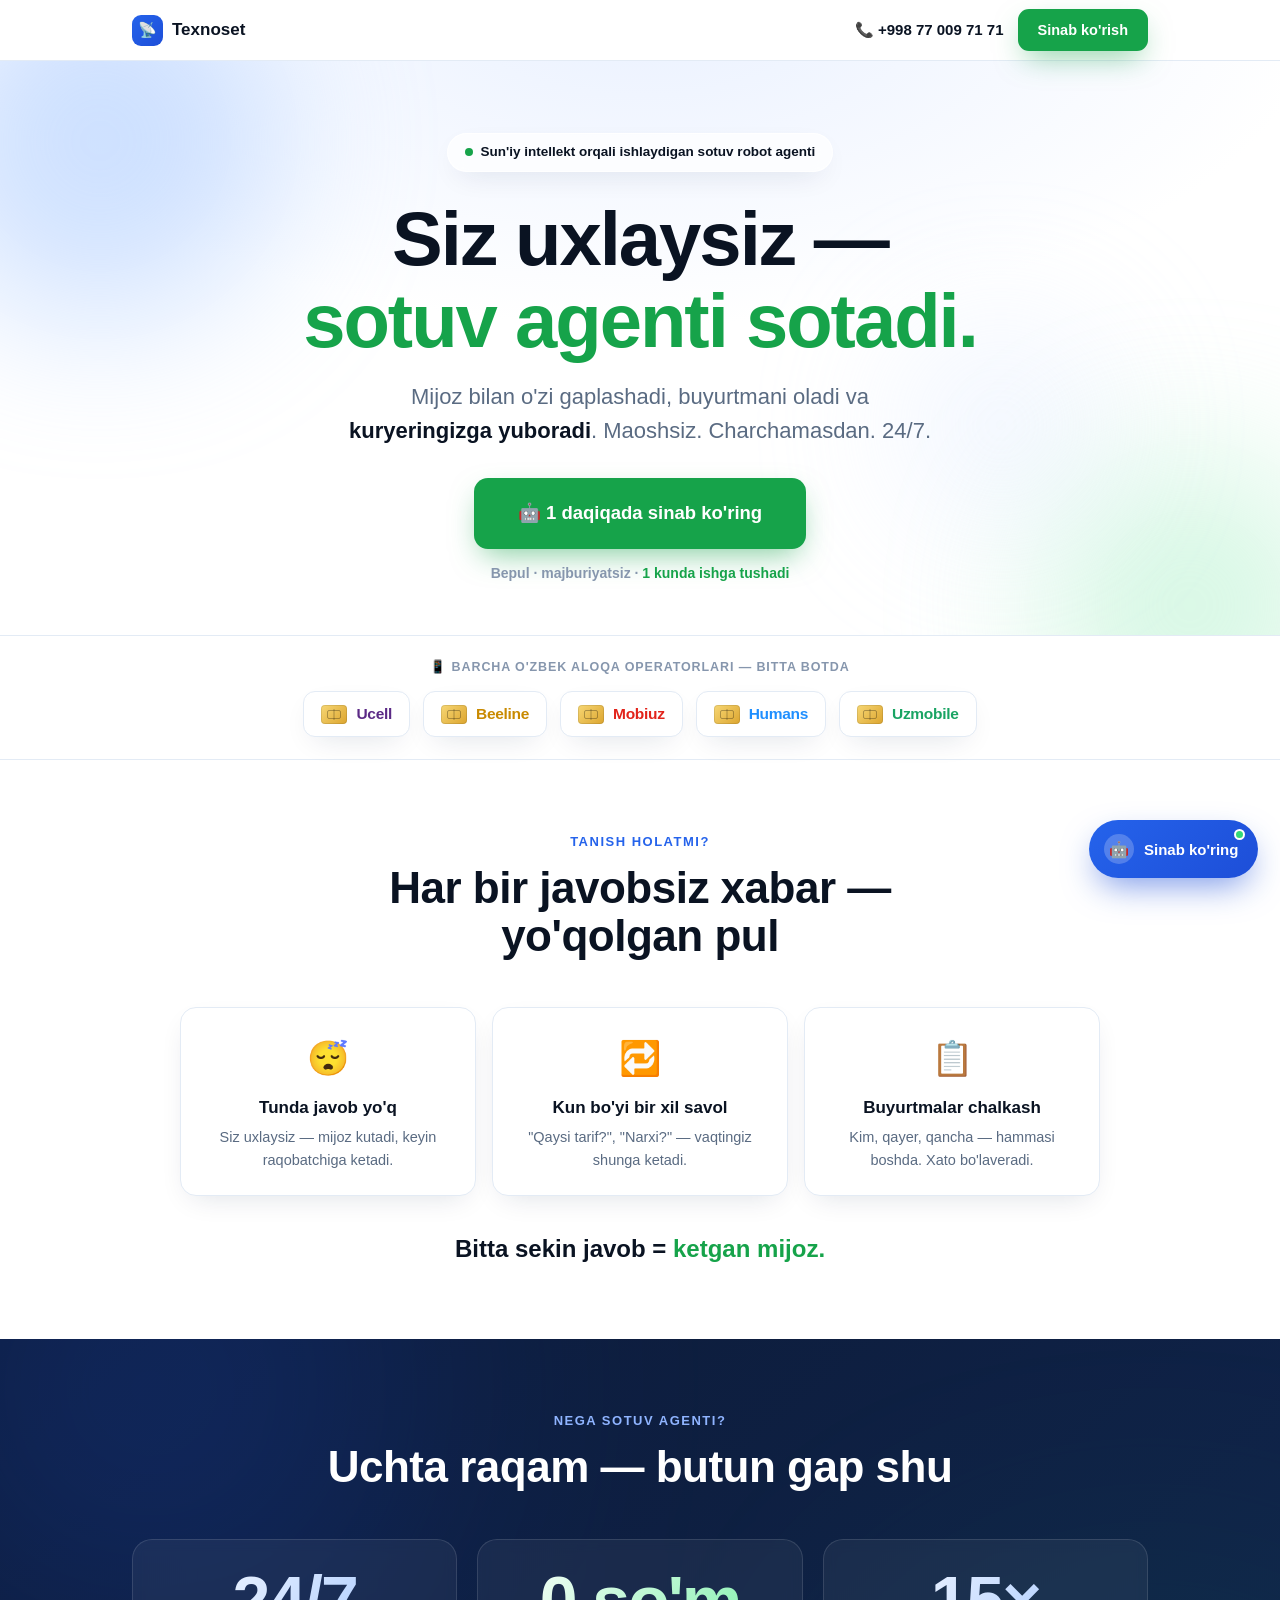
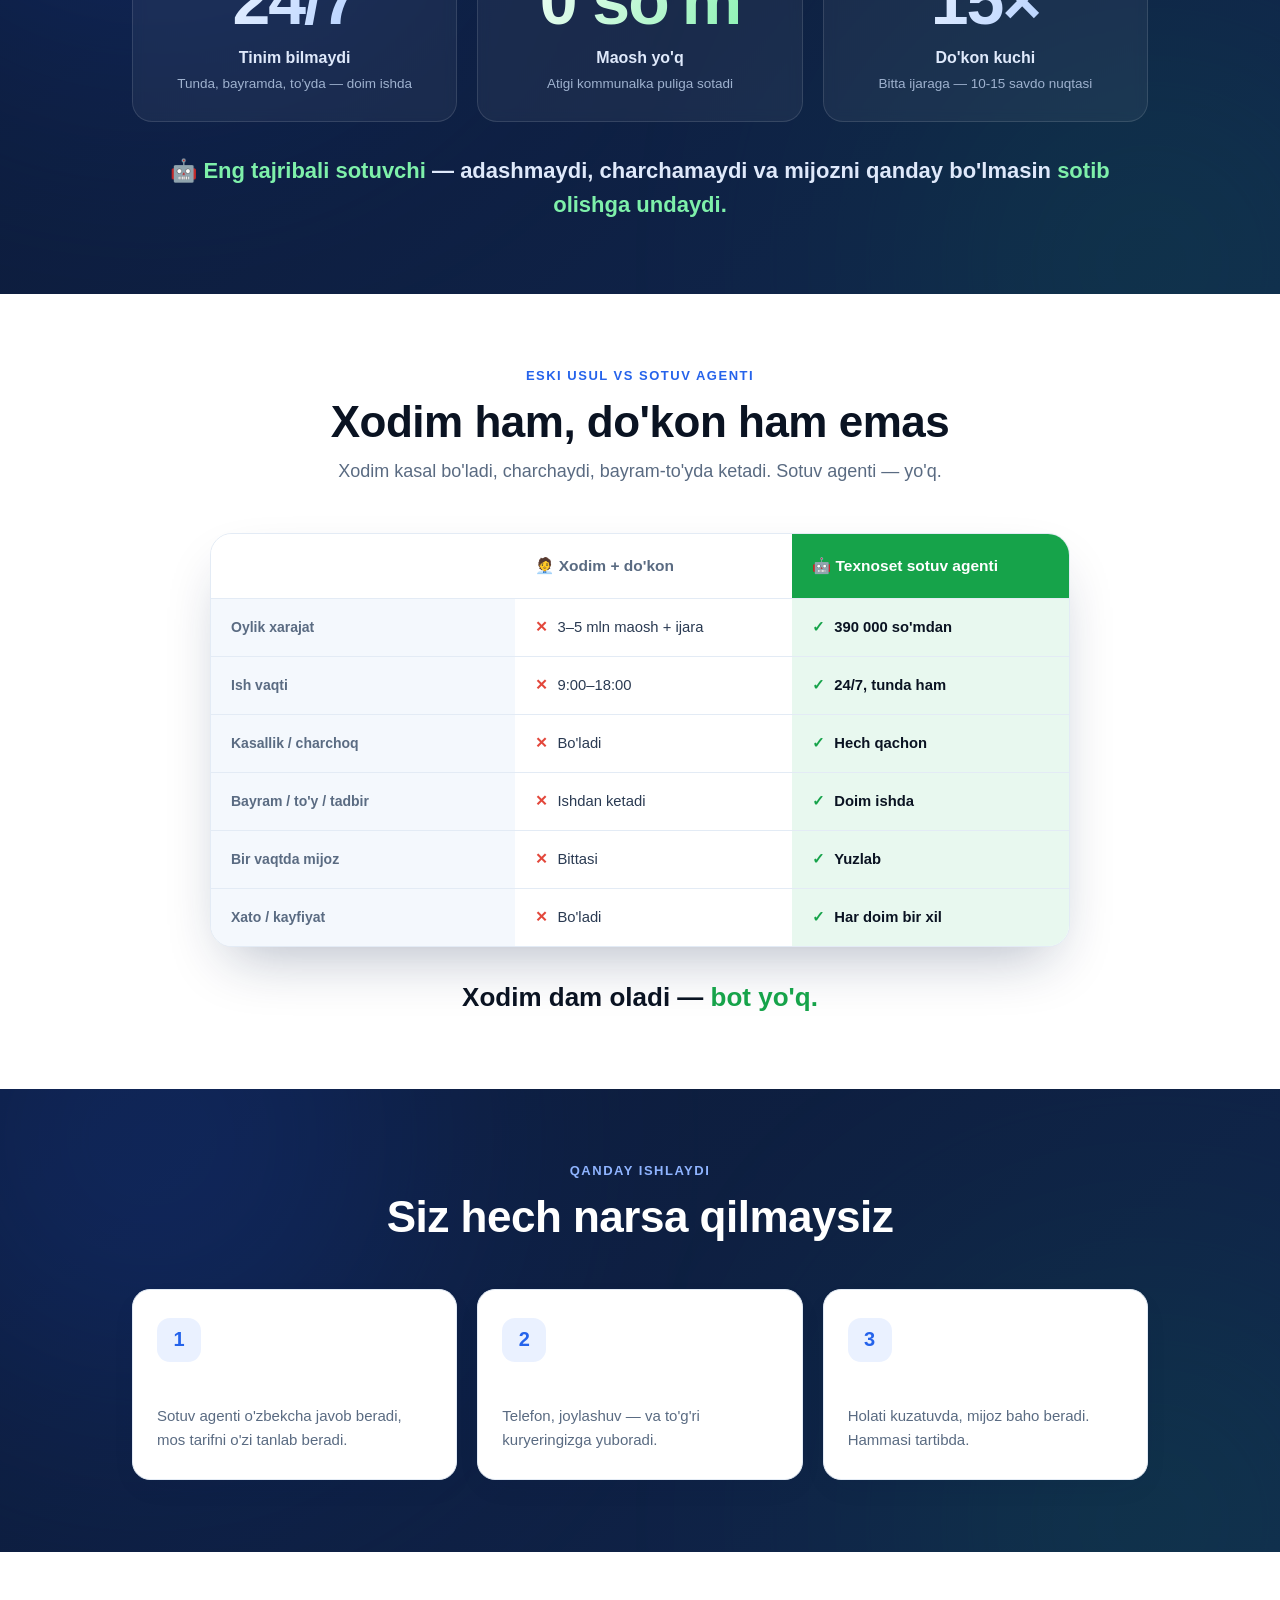
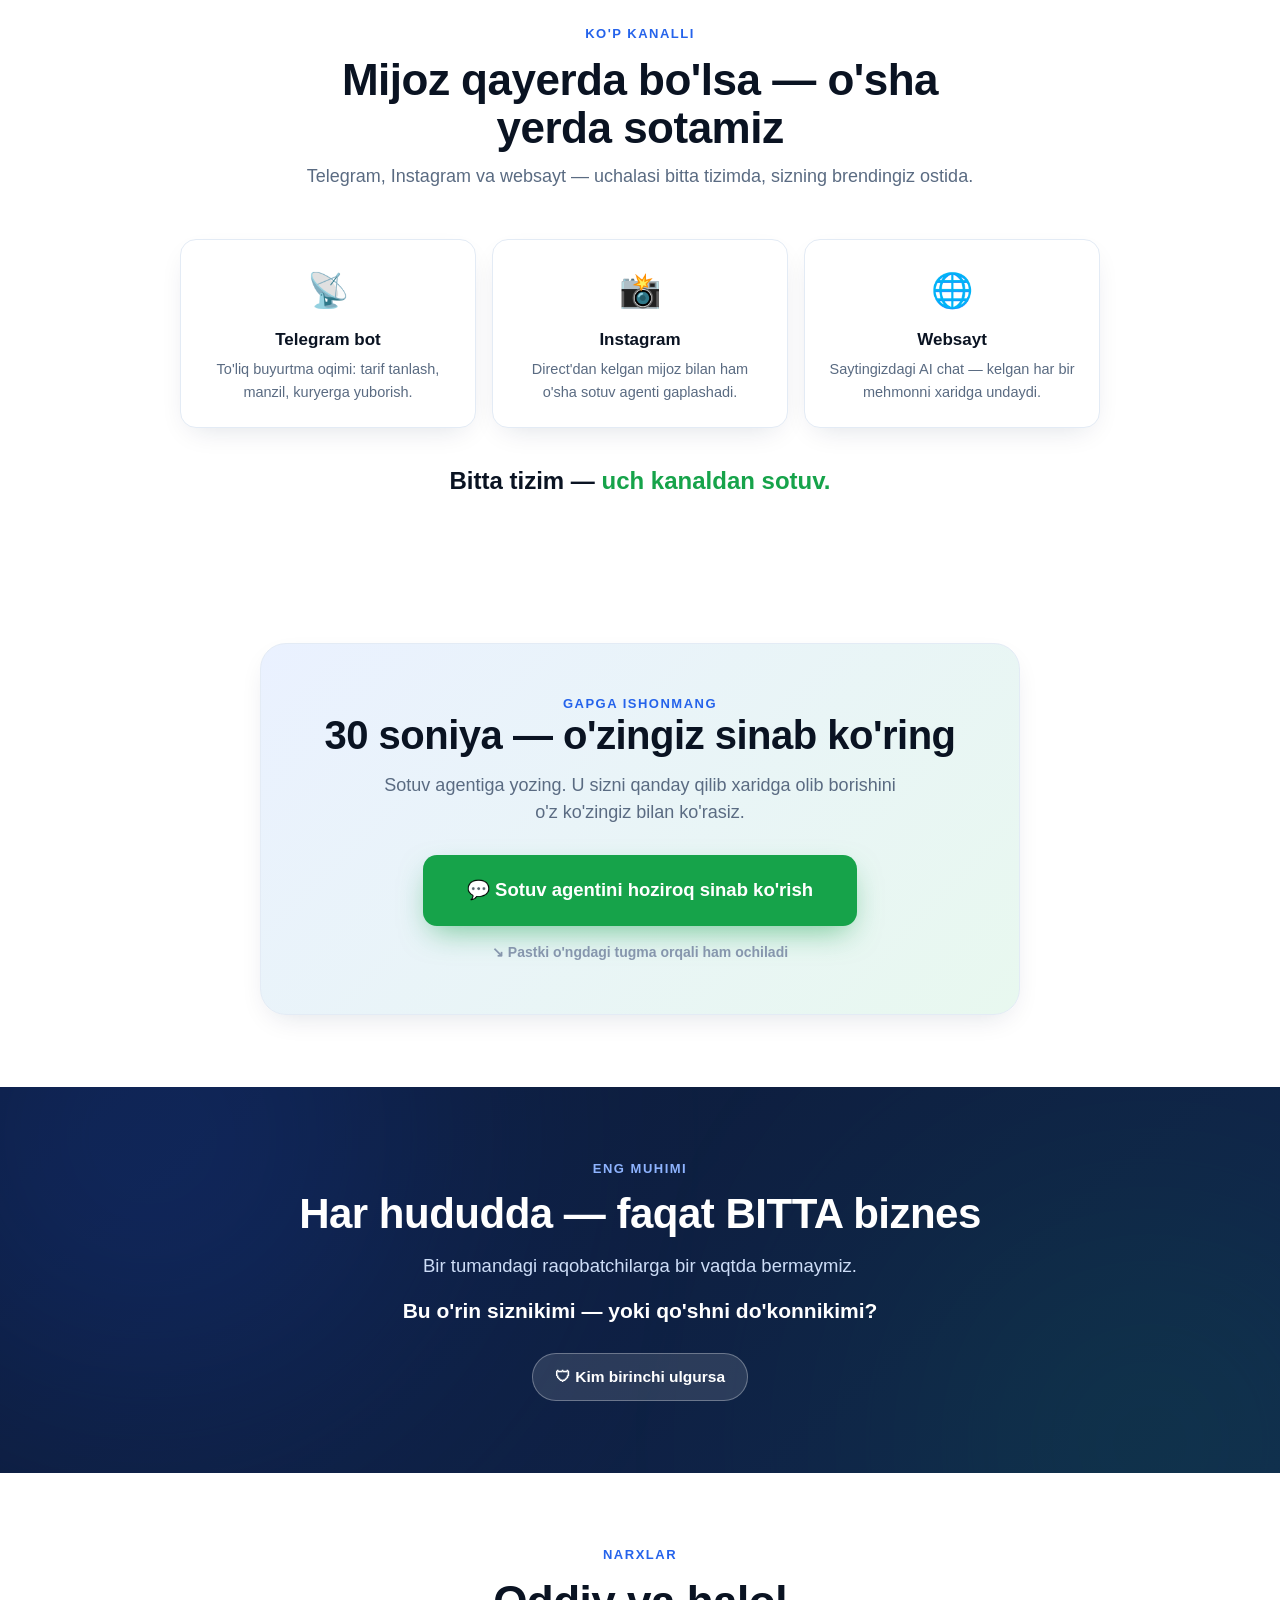
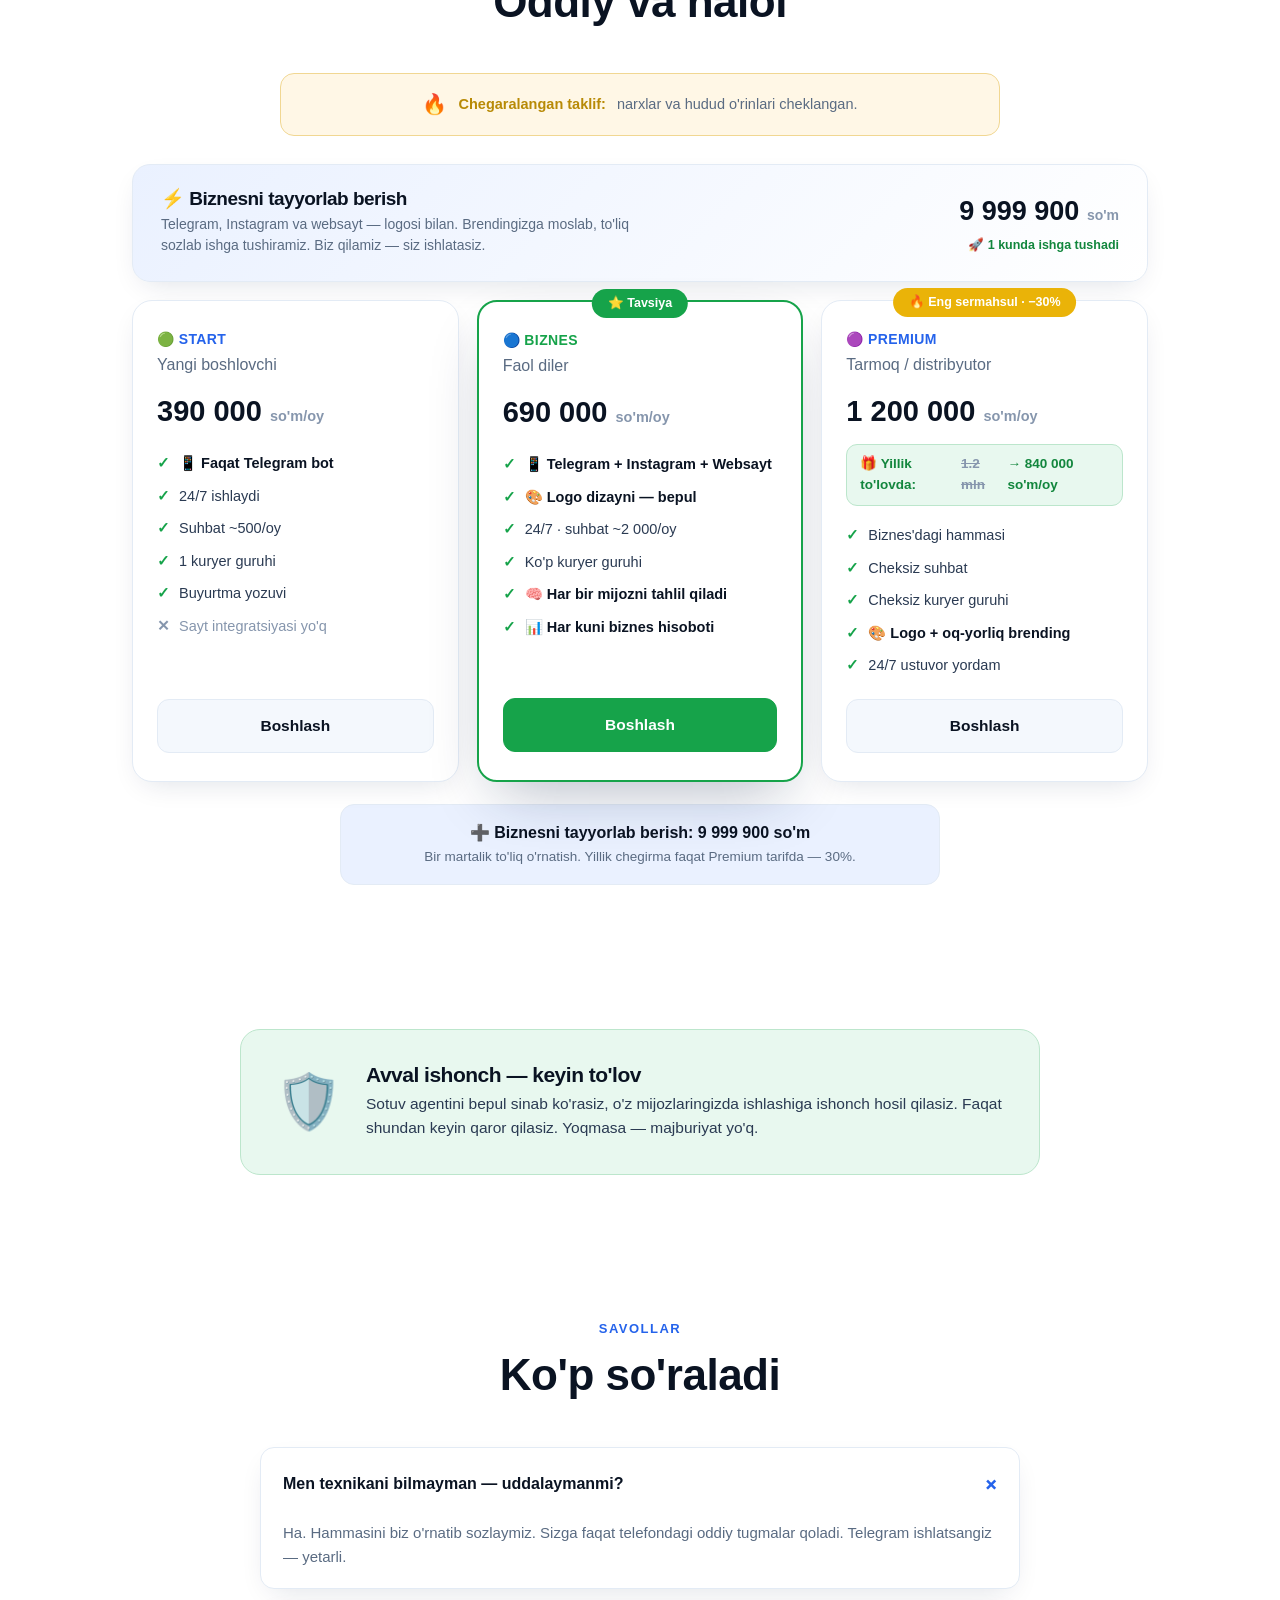
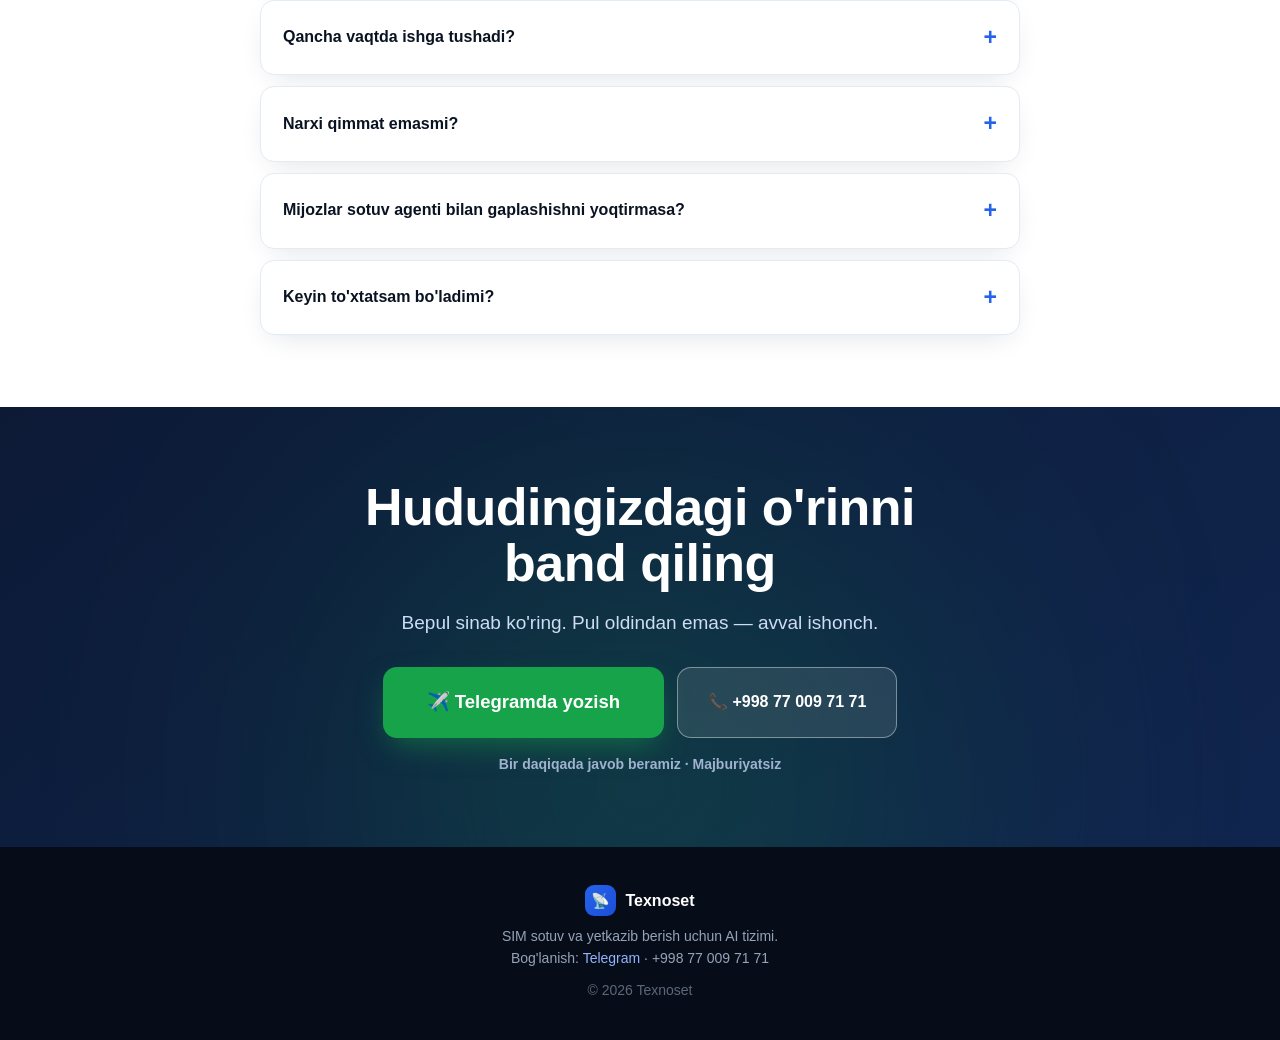
<file: sotuv_landing.html>
<!DOCTYPE html>
<html lang="uz">
<head>
<meta charset="UTF-8">
<meta name="viewport" content="width=device-width, initial-scale=1.0">
<title>Siz uxlaysiz — sotuv agenti sotadi | Sun'iy intellekt orqali ishlaydigan sotuv agenti</title>
<meta name="description" content="Sun'iy intellekt orqali ishlaydigan sotuv agenti: mijoz bilan o'zi gaplashadi, buyurtma oladi, kuryeringizga yuboradi. Maoshsiz, charchamasdan, 24/7. Bepul sinab ko'ring.">
<style>
  :root{
    --ink:#0a1322; --navy:#0c1a36; --navy2:#10254e; --mut:#5a6b82; --dim:#8696ad;
    --bg:#fff; --soft:#f4f8fd; --soft2:#eaf2fb; --line:#e3ebf5;
    --blue:#2563eb; --blueD:#1d4ed8; --blueL:#eaf1ff;
    --green:#16a34a; --greenD:#12863d; --greenL:#e8f8ef;
    --gold:#eab308; --goldD:#b88a06; --red:#e3473b;
    --sh:0 10px 30px -12px rgba(12,30,70,.16); --sh2:0 26px 60px -20px rgba(12,30,70,.32);
  }
  *{margin:0;padding:0;box-sizing:border-box}
  html{scroll-behavior:smooth}
  body{font-family:-apple-system,BlinkMacSystemFont,"Segoe UI",Roboto,"Helvetica Neue",sans-serif;
    color:var(--ink);background:var(--bg);line-height:1.55;-webkit-font-smoothing:antialiased;overflow-x:hidden}
  .wrap{max-width:1060px;margin:0 auto;padding:0 22px}
  a{text-decoration:none;color:inherit}
  h1,h2,h3{letter-spacing:-.5px;line-height:1.08}
  .hl{color:var(--green)} .hlb{color:var(--blue)} .hlg{color:var(--gold)}

  .btn{display:inline-flex;align-items:center;justify-content:center;gap:9px;font-weight:800;border:none;border-radius:14px;
    cursor:pointer;font-family:inherit;transition:transform .15s,box-shadow .15s,background .15s;text-align:center}
  .btn-cta{background:var(--green);color:#fff;padding:18px 36px;font-size:17px;box-shadow:0 12px 30px -8px rgba(22,163,74,.55)}
  .btn-cta:hover{background:var(--greenD);transform:translateY(-3px);box-shadow:0 18px 40px -8px rgba(22,163,74,.6)}
  .btn-lg{padding:21px 44px;font-size:18.5px}
  .btn-ghost{background:rgba(255,255,255,.1);color:#fff;border:1.5px solid rgba(255,255,255,.4);padding:16px 30px;font-size:16px}
  .btn-ghost:hover{background:rgba(255,255,255,.2)}
  .btn-line{background:#fff;color:var(--ink);border:1.5px solid var(--line);padding:15px 28px;font-size:16px}
  .btn-line:hover{border-color:var(--blue);color:var(--blue)}

  /* nav */
  header.nav{position:sticky;top:0;z-index:60;background:rgba(255,255,255,.85);backdrop-filter:blur(14px) saturate(160%);border-bottom:1px solid var(--line)}
  .nav .wrap{display:flex;align-items:center;justify-content:space-between;height:60px}
  .brand{display:flex;align-items:center;gap:9px;font-weight:850;font-size:17px}
  .brand .m{width:31px;height:31px;border-radius:9px;background:linear-gradient(135deg,var(--blue),var(--blueD));display:grid;place-items:center;color:#fff;font-size:15px}
  .nav-r{display:flex;align-items:center;gap:14px}
  .nav-ph{font-weight:800;font-size:15px}
  .nav .btn-cta{padding:10px 20px;font-size:14.5px;border-radius:11px}
  @media(max-width:600px){.nav-ph{display:none}}

  /* hero */
  .hero{position:relative;overflow:hidden;background:radial-gradient(1100px 520px at 50% -10%,var(--blueL),#fff 62%);padding:72px 0 50px;text-align:center}
  .hero .orb{position:absolute;border-radius:50%;filter:blur(76px);opacity:.5;pointer-events:none;z-index:0}
  .hero .orb.a{width:360px;height:360px;background:#9ec3ff;top:-100px;left:-80px}
  .hero .orb.b{width:300px;height:300px;background:#aef0c9;bottom:-120px;right:-60px}
  .hero .orb.c{width:200px;height:200px;background:#d9e6ff;top:46%;right:14%;opacity:.4}
  .hero .wrap{position:relative;z-index:1}
  .eyebrow{display:inline-flex;align-items:center;gap:8px;background:rgba(255,255,255,.7);backdrop-filter:blur(10px);
    border:1px solid rgba(255,255,255,.8);box-shadow:var(--sh);border-radius:999px;padding:8px 17px;font-size:13.5px;font-weight:700;color:var(--ink);margin-bottom:26px}
  .eyebrow .d{width:8px;height:8px;border-radius:50%;background:var(--green);box-shadow:0 0 0 0 rgba(22,163,74,.5);animation:pl 2s infinite}
  @keyframes pl{0%{box-shadow:0 0 0 0 rgba(22,163,74,.5)}70%{box-shadow:0 0 0 9px rgba(22,163,74,0)}100%{box-shadow:0 0 0 0 rgba(22,163,74,0)}}
  .hero h1{font-size:clamp(40px,7.5vw,76px);font-weight:900;letter-spacing:-2px;margin-bottom:18px}
  .hero .sub{font-size:clamp(17px,2.5vw,22px);color:var(--mut);max-width:600px;margin:0 auto 30px;font-weight:500}
  .hero .sub b{color:var(--ink)}
  .hero-cta{display:flex;gap:13px;justify-content:center;flex-wrap:wrap;margin-bottom:14px}
  .micro{font-size:14px;color:var(--dim);font-weight:600}
  .micro b{color:var(--green)}

  /* operators */
  .ops{padding:22px 0;background:#fff;border-top:1px solid var(--line);border-bottom:1px solid var(--line)}
  .ops .lab{text-align:center;color:var(--dim);font-size:12.5px;font-weight:800;letter-spacing:.9px;text-transform:uppercase;margin-bottom:14px}
  .ops-row{display:flex;flex-wrap:wrap;justify-content:center;gap:10px 13px}
  .op{display:flex;align-items:center;gap:9px;background:#fff;border:1px solid var(--line);border-radius:12px;padding:10px 17px;box-shadow:var(--sh);transition:transform .15s}
  .op:hover{transform:translateY(-3px)}
  .op .nm{font-weight:850;font-size:15.5px;letter-spacing:-.3px}
  .simic{width:26px;height:19px;border-radius:4px;background:linear-gradient(135deg,#f7d774,#dca52f);position:relative;flex-shrink:0;box-shadow:inset 0 0 0 1px rgba(0,0,0,.1)}
  .simic::before{content:"";position:absolute;inset:5px 6px;border:1px solid rgba(0,0,0,.28);border-radius:2px}
  .simic::after{content:"";position:absolute;left:50%;top:4px;bottom:4px;width:1px;background:rgba(0,0,0,.28);transform:translateX(-50%)}

  section{padding:72px 0}
  .head{text-align:center;max-width:680px;margin:0 auto 48px}
  .kick{color:var(--blue);font-weight:850;font-size:13px;letter-spacing:1.5px;text-transform:uppercase}
  .head h2{font-size:clamp(28px,4.6vw,44px);font-weight:880;margin:12px 0 12px}
  .head p{font-size:18px;color:var(--mut)}

  /* problem (compact) */
  .pains{display:grid;grid-template-columns:repeat(3,1fr);gap:16px;max-width:920px;margin:0 auto}
  @media(max-width:760px){.pains{grid-template-columns:1fr;max-width:440px}}
  .pain{background:#fff;border:1px solid var(--line);border-radius:16px;padding:24px 22px;text-align:center;box-shadow:var(--sh)}
  .pain .x{font-size:34px;display:block;margin-bottom:10px}
  .pain h4{font-size:17px;font-weight:780;margin-bottom:5px}
  .pain p{font-size:14.5px;color:var(--mut)}
  .pain-foot{text-align:center;margin-top:34px;font-size:clamp(19px,2.6vw,24px);font-weight:820}

  /* dark statement band */
  .band{background:linear-gradient(140deg,var(--navy),var(--navy2));color:#fff;position:relative;overflow:hidden}
  .band::before{content:"";position:absolute;width:500px;height:500px;border-radius:50%;background:#1e4fd1;filter:blur(140px);opacity:.3;top:-200px;left:-100px}
  .band::after{content:"";position:absolute;width:420px;height:420px;border-radius:50%;background:#16a34a;filter:blur(150px);opacity:.22;bottom:-180px;right:-80px}
  .band .wrap{position:relative;z-index:1}
  .band .head h2{color:#fff}.band .head .kick{color:#8fb4ff}
  .stats3{display:grid;grid-template-columns:repeat(3,1fr);gap:20px}
  @media(max-width:720px){.stats3{grid-template-columns:1fr;max-width:360px;margin:0 auto}}
  .st{text-align:center;padding:26px 18px;background:rgba(255,255,255,.05);border:1px solid rgba(255,255,255,.12);border-radius:20px;backdrop-filter:blur(6px)}
  .st .n{font-size:clamp(46px,7vw,68px);font-weight:900;letter-spacing:-2px;line-height:1;
    background:linear-gradient(120deg,#fff,#9ec3ff);-webkit-background-clip:text;background-clip:text;color:transparent}
  .st.g .n{background:linear-gradient(120deg,#fff,#7ef0aa);-webkit-background-clip:text;background-clip:text;color:transparent}
  .st .t{margin-top:12px;font-size:16px;font-weight:700;color:#dfe9fb}
  .st .s{font-size:13.5px;color:#9fb2cf;margin-top:3px}

  /* compare table */
  .cmp{max-width:860px;margin:0 auto;border:1px solid var(--line);border-radius:22px;overflow:hidden;box-shadow:var(--sh2);background:#fff}
  .cmp .row{display:grid;grid-template-columns:1.1fr 1fr 1fr}
  .cmp .row+.row{border-top:1px solid var(--line)}
  .cmp .c{padding:17px 20px;font-size:14.8px;display:flex;align-items:center;gap:9px}
  .cmp .c.lbl{font-weight:750;color:var(--mut);background:var(--soft);font-size:14px}
  .cmp .c.old{color:var(--ink2,#2a3a52)}
  .cmp .c.bot{background:var(--greenL);font-weight:700}
  .cmp .head-row .c{font-weight:850;font-size:15.5px;background:#fff;padding:20px}
  .cmp .head-row .c.bot{background:var(--green);color:#fff}
  .cmp .head-row .c.old{color:var(--mut)}
  .cmp .c.bot .ck{color:var(--green);font-weight:900}
  .cmp .c.old .xk{color:var(--red);font-weight:900}
  @media(max-width:620px){.cmp .c{padding:13px 12px;font-size:13px}.cmp .head-row .c{padding:14px 12px;font-size:13.5px}.cmp .c .em{display:none}}
  .cmp-foot{text-align:center;margin-top:30px;font-size:clamp(19px,2.7vw,26px);font-weight:840}

  /* steps */
  .steps{display:grid;grid-template-columns:repeat(3,1fr);gap:20px}
  @media(max-width:760px){.steps{grid-template-columns:1fr;max-width:430px;margin:0 auto}}
  .stp{background:#fff;border:1px solid var(--line);border-radius:18px;padding:28px 24px;box-shadow:var(--sh)}
  .stp .num{width:44px;height:44px;border-radius:13px;background:var(--blueL);color:var(--blue);display:grid;place-items:center;font-weight:900;font-size:20px;margin-bottom:15px}
  .stp h3{font-size:19px;font-weight:800;margin-bottom:7px}
  .stp p{font-size:15px;color:var(--mut)}

  /* chat proof */
  .proof{text-align:center}
  .proof .box{background:linear-gradient(135deg,var(--blueL),var(--greenL));border:1px solid var(--line);border-radius:26px;padding:50px 32px;max-width:760px;margin:0 auto;box-shadow:var(--sh)}
  .proof h2{font-size:clamp(26px,4vw,40px);font-weight:880;margin-bottom:14px}
  .proof p{font-size:18px;color:var(--mut);max-width:520px;margin:0 auto 28px}
  .proof .hint{margin-top:16px;font-size:14px;color:var(--dim);font-weight:600}

  /* exclusivity */
  .excl .wrap{position:relative;z-index:1}
  .excl-in{text-align:center;max-width:740px;margin:0 auto}
  .excl-in .kick{color:#8fb4ff}
  .excl-in h2{font-size:clamp(27px,4.3vw,42px);font-weight:900;color:#fff;margin:12px 0 16px}
  .excl-in p{font-size:18.5px;color:#cdddf7;margin-bottom:10px}
  .excl-in .slots{display:inline-flex;align-items:center;gap:10px;background:rgba(255,255,255,.12);border:1px solid rgba(255,255,255,.3);border-radius:999px;padding:11px 22px;font-weight:800;font-size:15.5px;margin-top:16px;color:#fff}

  /* pricing */
  .urg{display:flex;align-items:center;justify-content:center;gap:11px;flex-wrap:wrap;text-align:center;background:#fff7e6;border:1px solid #f1d792;border-radius:14px;padding:15px 22px;margin:0 auto 28px;max-width:720px}
  .urg .f{font-size:20px}.urg .s{font-weight:800;color:var(--goldD)}.urg span{color:var(--mut);font-size:14.5px}
  .setup{display:flex;align-items:center;justify-content:space-between;gap:20px;flex-wrap:wrap;background:linear-gradient(135deg,var(--blueL),#fff);border:1px solid var(--line);border-radius:18px;padding:24px 28px;margin-bottom:18px;box-shadow:var(--sh)}
  .setup h3{font-size:19px;font-weight:850;margin-bottom:4px}.setup p{font-size:14px;color:var(--mut);max-width:480px}
  .setup .pr{text-align:right;flex-shrink:0}.setup .pr .a{font-size:27px;font-weight:880}.setup .pr .a small{font-size:14px;color:var(--dim);font-weight:600}
  .setup .pr .b{font-size:12.5px;color:var(--greenD);font-weight:800;margin-top:3px}
  @media(max-width:600px){.setup{flex-direction:column;text-align:center}.setup .pr{text-align:center}.setup p{margin:0 auto}}
  .toggle{display:flex;justify-content:center;gap:0;margin:18px auto;background:var(--soft);border:1px solid var(--line);border-radius:999px;padding:5px;width:max-content}
  .toggle button{border:none;background:none;cursor:pointer;font-family:inherit;font-weight:800;font-size:15px;color:var(--mut);padding:10px 22px;border-radius:999px;transition:.18s}
  .toggle button.on{background:#fff;color:var(--ink);box-shadow:var(--sh)}
  .toggle .save{background:var(--green);color:#fff;font-size:11px;font-weight:900;padding:3px 8px;border-radius:999px;margin-left:6px}
  .plans{display:grid;grid-template-columns:repeat(3,1fr);gap:18px;align-items:stretch}
  @media(max-width:860px){.plans{grid-template-columns:1fr;max-width:410px;margin:0 auto}}
  .plan{background:#fff;border:1px solid var(--line);border-radius:20px;padding:28px 24px;display:flex;flex-direction:column;box-shadow:var(--sh);position:relative}
  .plan.best{border:2px solid var(--green);box-shadow:var(--sh2)}
  .plan .pop{position:absolute;top:-13px;left:50%;transform:translateX(-50%);background:var(--green);color:#fff;font-size:12.5px;font-weight:900;padding:5px 16px;border-radius:999px;white-space:nowrap}
  .plan .tn{font-size:14px;font-weight:850;letter-spacing:.4px;text-transform:uppercase;color:var(--blue)}
  .plan.best .tn{color:var(--green)}
  .plan .nm{font-size:16px;color:var(--mut);margin:2px 0 12px}
  .plan .amt{font-size:29px;font-weight:900}.plan .amt small{font-size:14.5px;color:var(--dim);font-weight:600}
  .plan .annual{font-size:13px;color:var(--greenD);font-weight:800;margin-top:6px;min-height:18px}
  .plan .annual.hide{visibility:hidden}
  .premoffer{margin-top:10px;background:var(--greenL);border:1px solid #bce6cc;border-radius:11px;padding:9px 13px;font-size:13.5px;font-weight:850;color:var(--greenD);display:flex;align-items:center;gap:7px}
  .premoffer .old{color:var(--dim);text-decoration:line-through;font-weight:700}
  .plan ul{list-style:none;margin:18px 0 22px;display:flex;flex-direction:column;gap:10px;flex:1}
  .plan li{font-size:14.5px;color:#2a3a52;display:flex;gap:9px;align-items:flex-start}
  .plan li .c{color:var(--green);font-weight:900;flex-shrink:0}
  .plan li.no{color:var(--dim)}.plan li.no .c{color:var(--dim)}
  .plan .pick{text-align:center;padding:14px;border-radius:12px;font-weight:800;font-size:15.5px;background:var(--soft);color:var(--ink);border:1.5px solid var(--line);transition:.15s}
  .plan.best .pick{background:var(--green);color:#fff;border-color:var(--green)}
  .plan .pick:hover{transform:translateY(-2px)}
  .setup-foot{text-align:center;margin-top:22px;background:var(--blueL);border:1px solid var(--line);border-radius:14px;padding:16px 22px;max-width:600px;margin-left:auto;margin-right:auto}
  .setup-foot b{font-size:16px}.setup-foot span{display:block;color:var(--mut);font-size:13.5px;margin-top:2px}

  /* guarantee */
  .guar{display:flex;align-items:center;gap:24px;background:var(--greenL);border:1px solid #bce6cc;border-radius:20px;padding:30px 34px;max-width:800px;margin:0 auto}
  @media(max-width:600px){.guar{flex-direction:column;text-align:center}}
  .guar .seal{font-size:54px;flex-shrink:0}
  .guar h3{font-size:21px;font-weight:850;margin-bottom:5px}.guar p{font-size:15.5px;color:#2a3a52}

  /* faq */
  .faq{max-width:760px;margin:0 auto;display:flex;flex-direction:column;gap:11px}
  details{background:#fff;border:1px solid var(--line);border-radius:14px;box-shadow:var(--sh);overflow:hidden}
  summary{cursor:pointer;padding:19px 22px;font-weight:780;font-size:16px;list-style:none;display:flex;justify-content:space-between;gap:14px;align-items:center}
  summary::-webkit-details-marker{display:none}
  summary::after{content:"+";font-size:23px;color:var(--blue);font-weight:700;transition:transform .2s}
  details[open] summary::after{transform:rotate(45deg)}
  details p{padding:0 22px 20px;color:var(--mut);font-size:15px}

  /* final */
  .final{background:linear-gradient(140deg,var(--navy),var(--navy2));color:#fff;text-align:center;position:relative;overflow:hidden}
  .final::before{content:"";position:absolute;width:560px;height:560px;border-radius:50%;background:#16a34a;filter:blur(150px);opacity:.25;bottom:-220px;left:50%;transform:translateX(-50%)}
  .final .wrap{position:relative;z-index:1}
  .final h2{font-size:clamp(30px,5vw,52px);font-weight:900;max-width:680px;margin:0 auto 16px;color:#fff}
  .final p{font-size:19px;color:#cdddf7;max-width:540px;margin:0 auto 30px}
  .final .micro{color:#9fb2cf;margin-top:16px}

  footer{background:#070d18;color:#94a3b8;padding:38px 0;text-align:center;font-size:14px}
  footer .brand{justify-content:center;color:#fff;margin-bottom:10px;font-size:16px}
  footer a{color:#8fb4ff}

  /* reveal */
  .reveal{opacity:0;transform:translateY(30px);transition:opacity .7s cubic-bezier(.2,.7,.2,1),transform .7s cubic-bezier(.2,.7,.2,1)}
  .reveal.in{opacity:1;transform:none}

  /* mobile sticky cta */
  .mcta{position:fixed;left:0;right:0;bottom:0;z-index:70;background:#fff;border-top:1px solid var(--line);padding:10px 14px;display:none;box-shadow:0 -8px 24px -12px rgba(12,30,70,.25)}
  .mcta .btn-cta{width:100%;padding:15px}
  @media(max-width:760px){.mcta{display:block}body{padding-bottom:74px}}

  /* floating chat */
  .fab{position:fixed;right:22px;bottom:22px;z-index:90;display:flex;align-items:center;gap:10px;background:linear-gradient(135deg,var(--blue),var(--blueD));color:#fff;border:none;cursor:pointer;padding:14px 20px 14px 15px;border-radius:999px;font-family:inherit;font-weight:800;font-size:15px;box-shadow:0 14px 34px -8px rgba(29,78,216,.6);transition:transform .18s;animation:fabIn .5s both .9s}
  .fab:hover{transform:translateY(-3px) scale(1.03)}
  .fab .av{width:30px;height:30px;border-radius:50%;background:rgba(255,255,255,.22);display:grid;place-items:center;font-size:16px}
  .fab .dotg{position:absolute;top:9px;right:13px;width:11px;height:11px;border-radius:50%;background:#33d977;border:2px solid #fff}
  @keyframes fabIn{from{opacity:0;transform:translateY(20px) scale(.8)}to{opacity:1}}
  @media(max-width:760px){.fab{bottom:84px;padding:13px}.fab .label{display:none}}
  .fab.hide{opacity:0;pointer-events:none;transform:scale(.6)}
  .cw{position:fixed;right:22px;bottom:22px;z-index:91;width:376px;max-width:calc(100vw - 28px);height:566px;max-height:calc(100vh - 100px);display:flex;flex-direction:column;border-radius:22px;overflow:hidden;background:rgba(255,255,255,.7);backdrop-filter:blur(18px) saturate(170%);border:1px solid rgba(255,255,255,.7);box-shadow:0 32px 72px -20px rgba(12,30,70,.5);transform:translateY(24px) scale(.95);opacity:0;pointer-events:none;transition:transform .26s cubic-bezier(.2,.8,.2,1),opacity .26s}
  .cw.open{transform:none;opacity:1;pointer-events:auto}
  @media(max-width:760px){.cw{bottom:10px;right:10px;left:10px;width:auto;height:80vh}}
  .cw-h{background:linear-gradient(135deg,var(--blue),var(--blueD));color:#fff;padding:15px 18px;display:flex;align-items:center;gap:12px}
  .cw-h .av{width:40px;height:40px;border-radius:50%;background:rgba(255,255,255,.2);display:grid;place-items:center;font-size:19px}
  .cw-h b{font-size:15.5px;display:block}.cw-h small{font-size:12px;color:#cfe2ff;display:flex;align-items:center;gap:6px}
  .cw-h small::before{content:"";width:7px;height:7px;border-radius:50%;background:#33d977;display:inline-block}
  .cw-h .x{margin-left:auto;cursor:pointer;font-size:23px;background:none;border:none;color:#fff;opacity:.85;line-height:1;padding:4px}
  .cw-b{flex:1;overflow-y:auto;padding:18px 16px;display:flex;flex-direction:column;gap:9px}
  .cw-b::-webkit-scrollbar{width:6px}.cw-b::-webkit-scrollbar-thumb{background:#cdd8e8;border-radius:3px}
  .msg{max-width:85%;padding:10px 14px;border-radius:16px;font-size:14px;line-height:1.5;animation:msgIn .3s both}
  @keyframes msgIn{from{opacity:0;transform:translateY(8px)}to{opacity:1;transform:none}}
  .msg.b{background:#fff;color:var(--ink);border:1px solid var(--line);border-bottom-left-radius:5px;align-self:flex-start}
  .msg.b b{color:var(--blue)}
  .msg.u{background:var(--blue);color:#fff;border-bottom-right-radius:5px;align-self:flex-end}
  .typing{align-self:flex-start;background:#fff;border:1px solid var(--line);border-radius:16px;padding:12px 16px;display:flex;gap:4px}
  .typing i{width:7px;height:7px;border-radius:50%;background:#b9c5d8;animation:tp 1.2s infinite}
  .typing i:nth-child(2){animation-delay:.2s}.typing i:nth-child(3){animation-delay:.4s}
  @keyframes tp{0%,60%,100%{transform:translateY(0);opacity:.5}30%{transform:translateY(-5px);opacity:1}}
  .chips{display:flex;flex-wrap:wrap;gap:7px;padding:0 16px 10px}
  .chip-b{background:#fff;border:1.5px solid var(--blue);color:var(--blue);border-radius:999px;padding:8px 14px;font-size:13px;font-weight:800;cursor:pointer;font-family:inherit;transition:.15s;animation:msgIn .3s both}
  .chip-b:hover{background:var(--blue);color:#fff}
  .chip-b.cta{background:var(--green);border-color:var(--green);color:#fff}.chip-b.cta:hover{background:var(--greenD)}
  .cw-in{display:flex;gap:8px;padding:12px;border-top:1px solid var(--line);background:#fff}
  .cw-in input{flex:1;border:1px solid var(--line);border-radius:11px;padding:11px 14px;font-size:14px;font-family:inherit;outline:none}
  .cw-in input:focus{border-color:var(--blue)}
  .cw-in button{background:var(--blue);color:#fff;border:none;border-radius:11px;width:44px;font-size:18px;cursor:pointer;flex-shrink:0}
</style>
</head>
<body>

<header class="nav">
  <div class="wrap">
    <div class="brand"><span class="m">📡</span> Texnoset</div>
    <div class="nav-r"><span class="nav-ph">📞 +998 77 009 71 71</span><a href="#contact" class="btn btn-cta">Sinab ko'rish</a></div>
  </div>
</header>

<!-- HERO -->
<section class="hero">
  <span class="orb a"></span><span class="orb b"></span><span class="orb c"></span>
  <div class="wrap">
    <div class="eyebrow"><span class="d"></span> Sun'iy intellekt orqali ishlaydigan sotuv robot agenti</div>
    <h1>Siz uxlaysiz —<br><span class="hl">sotuv agenti sotadi.</span></h1>
    <p class="sub">Mijoz bilan o'zi gaplashadi, buyurtmani oladi va <b>kuryeringizga yuboradi</b>. Maoshsiz. Charchamasdan. 24/7.</p>
    <div class="hero-cta">
      <a href="#contact" class="btn btn-cta btn-lg" data-openchat>🤖 1 daqiqada sinab ko'ring</a>
    </div>
    <div class="micro">Bepul · majburiyatsiz · <b>1 kunda ishga tushadi</b></div>
  </div>
</section>

<!-- OPERATORS -->
<div class="ops">
  <div class="wrap">
    <div class="lab">📱 Barcha O'zbek aloqa operatorlari — bitta botda</div>
    <div class="ops-row">
      <div class="op"><span class="simic"></span><span class="nm" style="color:#5b2a86">Ucell</span></div>
      <div class="op"><span class="simic"></span><span class="nm" style="color:#c98a00">Beeline</span></div>
      <div class="op"><span class="simic"></span><span class="nm" style="color:#e2231a">Mobiuz</span></div>
      <div class="op"><span class="simic"></span><span class="nm" style="color:#1f8fff">Humans</span></div>
      <div class="op"><span class="simic"></span><span class="nm" style="color:#19a463">Uzmobile</span></div>
    </div>
  </div>
</div>

<!-- PROBLEM -->
<section>
  <div class="wrap">
    <div class="head">
      <div class="kick">Tanish holatmi?</div>
      <h2>Har bir javobsiz xabar — yo'qolgan pul</h2>
    </div>
    <div class="pains">
      <div class="pain"><span class="x">😴</span><h4>Tunda javob yo'q</h4><p>Siz uxlaysiz — mijoz kutadi, keyin raqobatchiga ketadi.</p></div>
      <div class="pain"><span class="x">🔁</span><h4>Kun bo'yi bir xil savol</h4><p>"Qaysi tarif?", "Narxi?" — vaqtingiz shunga ketadi.</p></div>
      <div class="pain"><span class="x">📋</span><h4>Buyurtmalar chalkash</h4><p>Kim, qayer, qancha — hammasi boshda. Xato bo'laveradi.</p></div>
    </div>
    <p class="pain-foot">Bitta sekin javob = <span class="hl">ketgan mijoz.</span></p>
  </div>
</section>

<!-- STATEMENT BAND -->
<section class="band">
  <div class="wrap">
    <div class="head"><div class="kick">Nega sotuv agenti?</div><h2>Uchta raqam — butun gap shu</h2></div>
    <div class="stats3">
      <div class="st"><div class="n">24/7</div><div class="t">Tinim bilmaydi</div><div class="s">Tunda, bayramda, to'yda — doim ishda</div></div>
      <div class="st g"><div class="n"><span class="count" data-to="0">0</span> so'm</div><div class="t">Maosh yo'q</div><div class="s">Atigi kommunalka puliga sotadi</div></div>
      <div class="st"><div class="n"><span class="count" data-to="15">0</span>×</div><div class="t">Do'kon kuchi</div><div class="s">Bitta ijaraga — 10-15 savdo nuqtasi</div></div>
    </div>
    <p style="text-align:center;margin-top:32px;font-size:clamp(18px,2.5vw,22px);font-weight:750;color:#dfe9fb">🤖 <b style="color:#7ef0aa">Eng tajribali sotuvchi</b> — adashmaydi, charchamaydi va mijozni qanday bo'lmasin <b style="color:#7ef0aa">sotib olishga undaydi.</b></p>
  </div>
</section>

<!-- COMPARE TABLE -->
<section>
  <div class="wrap">
    <div class="head">
      <div class="kick">Eski usul vs Sotuv agenti</div>
      <h2>Xodim ham, do'kon ham emas</h2>
      <p>Xodim kasal bo'ladi, charchaydi, bayram-to'yda ketadi. Sotuv agenti — yo'q.</p>
    </div>
    <div class="cmp">
      <div class="row head-row">
        <div class="c lbl"></div>
        <div class="c old">🧑‍💼 Xodim + do'kon</div>
        <div class="c bot">🤖 Texnoset sotuv agenti</div>
      </div>
      <div class="row"><div class="c lbl">Oylik xarajat</div><div class="c old"><span class="xk">✕</span> 3–5 mln maosh + ijara</div><div class="c bot"><span class="ck">✓</span> 390 000 so'mdan</div></div>
      <div class="row"><div class="c lbl">Ish vaqti</div><div class="c old"><span class="xk">✕</span> 9:00–18:00</div><div class="c bot"><span class="ck">✓</span> 24/7, tunda ham</div></div>
      <div class="row"><div class="c lbl">Kasallik / charchoq</div><div class="c old"><span class="xk">✕</span> Bo'ladi</div><div class="c bot"><span class="ck">✓</span> Hech qachon</div></div>
      <div class="row"><div class="c lbl">Bayram / to'y / tadbir</div><div class="c old"><span class="xk">✕</span> Ishdan ketadi</div><div class="c bot"><span class="ck">✓</span> Doim ishda</div></div>
      <div class="row"><div class="c lbl">Bir vaqtda mijoz</div><div class="c old"><span class="xk">✕</span> Bittasi</div><div class="c bot"><span class="ck">✓</span> Yuzlab</div></div>
      <div class="row"><div class="c lbl">Xato / kayfiyat</div><div class="c old"><span class="xk">✕</span> Bo'ladi</div><div class="c bot"><span class="ck">✓</span> Har doim bir xil</div></div>
    </div>
    <p class="cmp-foot">Xodim dam oladi — <span class="hl">bot yo'q.</span></p>
  </div>
</section>

<!-- HOW -->
<section class="band">
  <div class="wrap">
    <div class="head"><div class="kick">Qanday ishlaydi</div><h2>Siz hech narsa qilmaysiz</h2></div>
    <div class="steps">
      <div class="stp"><div class="num">1</div><h3>Mijoz yozadi</h3><p>Sotuv agenti o'zbekcha javob beradi, mos tarifni o'zi tanlab beradi.</p></div>
      <div class="stp"><div class="num">2</div><h3>Buyurtma oladi</h3><p>Telefon, joylashuv — va to'g'ri kuryeringizga yuboradi.</p></div>
      <div class="stp"><div class="num">3</div><h3>Siz yetkazasiz</h3><p>Holati kuzatuvda, mijoz baho beradi. Hammasi tartibda.</p></div>
    </div>
  </div>
</section>

<!-- CHANNELS -->
<section>
  <div class="wrap">
    <div class="head">
      <div class="kick">Ko'p kanalli</div>
      <h2>Mijoz qayerda bo'lsa — o'sha yerda sotamiz</h2>
      <p>Telegram, Instagram va websayt — uchalasi bitta tizimda, sizning brendingiz ostida.</p>
    </div>
    <div class="pains">
      <div class="pain"><span class="x">📡</span><h4>Telegram bot</h4><p>To'liq buyurtma oqimi: tarif tanlash, manzil, kuryerga yuborish.</p></div>
      <div class="pain"><span class="x">📸</span><h4>Instagram</h4><p>Direct'dan kelgan mijoz bilan ham o'sha sotuv agenti gaplashadi.</p></div>
      <div class="pain"><span class="x">🌐</span><h4>Websayt</h4><p>Saytingizdagi AI chat — kelgan har bir mehmonni xaridga undaydi.</p></div>
    </div>
    <p class="pain-foot">Bitta tizim — <span class="hl">uch kanaldan sotuv.</span></p>
  </div>
</section>

<!-- CHAT PROOF -->
<section class="proof">
  <div class="wrap">
    <div class="box">
      <div class="kick" style="color:var(--blue)">Gapga ishonmang</div>
      <h2>30 soniya — o'zingiz sinab ko'ring</h2>
      <p>Sotuv agentiga yozing. U sizni qanday qilib xaridga olib borishini o'z ko'zingiz bilan ko'rasiz.</p>
      <a href="#" class="btn btn-cta btn-lg" data-openchat>💬 Sotuv agentini hoziroq sinab ko'rish</a>
      <div class="hint">↘ Pastki o'ngdagi tugma orqali ham ochiladi</div>
    </div>
  </div>
</section>

<!-- EXCLUSIVITY -->
<section class="band excl">
  <div class="wrap">
    <div class="excl-in">
      <div class="kick">Eng muhimi</div>
      <h2>Har hududda — faqat BITTA biznes</h2>
      <p>Bir tumandagi raqobatchilarga bir vaqtda bermaymiz.</p>
      <p style="font-size:21px;font-weight:800;color:#fff;margin-top:14px">Bu o'rin siznikimi — yoki qo'shni do'konnikimi?</p>
      <div class="slots">🛡 Kim birinchi ulgursa</div>
    </div>
  </div>
</section>

<!-- PRICING -->
<section id="price">
  <div class="wrap">
    <div class="head"><div class="kick">Narxlar</div><h2>Oddiy va halol</h2></div>

    <div class="urg"><span class="f">🔥</span><span class="s">Chegaralangan taklif:</span><span>narxlar va hudud o'rinlari cheklangan.</span></div>

    <div class="setup">
      <div><h3>⚡ Biznesni tayyorlab berish</h3><p>Telegram, Instagram va websayt — logosi bilan. Brendingizga moslab, to'liq sozlab ishga tushiramiz. Biz qilamiz — siz ishlatasiz.</p></div>
      <div class="pr"><div class="a">9 999 900 <small>so'm</small></div><div class="b">🚀 1 kunda ishga tushadi</div></div>
    </div>

    <div class="plans">
      <div class="plan">
        <div class="tn">🟢 Start</div><div class="nm">Yangi boshlovchi</div>
        <div class="amt">390 000 <small>so'm/oy</small></div>
        <ul><li><span class="c">✓</span> <b style="color:var(--ink)">📱 Faqat Telegram bot</b></li><li><span class="c">✓</span> 24/7 ishlaydi</li><li><span class="c">✓</span> Suhbat ~500/oy</li><li><span class="c">✓</span> 1 kuryer guruhi</li><li><span class="c">✓</span> Buyurtma yozuvi</li><li class="no"><span class="c">✕</span> Sayt integratsiyasi yo'q</li></ul>
        <a href="#contact" class="pick">Boshlash</a>
      </div>
      <div class="plan best">
        <div class="pop">⭐ Tavsiya</div>
        <div class="tn">🔵 Biznes</div><div class="nm">Faol diler</div>
        <div class="amt">690 000 <small>so'm/oy</small></div>
        <ul><li><span class="c">✓</span> <b style="color:var(--ink)">📱 Telegram + Instagram + Websayt</b></li><li><span class="c">✓</span> <b style="color:var(--ink)">🎨 Logo dizayni — bepul</b></li><li><span class="c">✓</span> 24/7 · suhbat ~2 000/oy</li><li><span class="c">✓</span> Ko'p kuryer guruhi</li><li><span class="c">✓</span> <b style="color:var(--ink)">🧠 Har bir mijozni tahlil qiladi</b></li><li><span class="c">✓</span> <b style="color:var(--ink)">📊 Har kuni biznes hisoboti</b></li></ul>
        <a href="#contact" class="pick">Boshlash</a>
      </div>
      <div class="plan">
        <div class="pop" style="background:var(--gold)">🔥 Eng sermahsul · −30%</div>
        <div class="tn">🟣 Premium</div><div class="nm">Tarmoq / distribyutor</div>
        <div class="amt">1 200 000 <small>so'm/oy</small></div>
        <div class="premoffer">🎁 Yillik to'lovda: <span class="old">1.2 mln</span> → 840 000 so'm/oy</div>
        <ul><li><span class="c">✓</span> Biznes'dagi hammasi</li><li><span class="c">✓</span> Cheksiz suhbat</li><li><span class="c">✓</span> Cheksiz kuryer guruhi</li><li><span class="c">✓</span> <b style="color:var(--ink)">🎨 Logo + oq-yorliq brending</b></li><li><span class="c">✓</span> 24/7 ustuvor yordam</li></ul>
        <a href="#contact" class="pick">Boshlash</a>
      </div>
    </div>
    <div class="setup-foot"><b>➕ Biznesni tayyorlab berish: 9 999 900 so'm</b><span>Bir martalik to'liq o'rnatish. Yillik chegirma faqat Premium tarifda — 30%.</span></div>
  </div>
</section>

<!-- GUARANTEE -->
<section>
  <div class="wrap">
    <div class="guar">
      <div class="seal">🛡️</div>
      <div><h3>Avval ishonch — keyin to'lov</h3><p>Sotuv agentini bepul sinab ko'rasiz, o'z mijozlaringizda ishlashiga ishonch hosil qilasiz. Faqat shundan keyin qaror qilasiz. Yoqmasa — majburiyat yo'q.</p></div>
    </div>
  </div>
</section>

<!-- FAQ -->
<section>
  <div class="wrap">
    <div class="head"><div class="kick">Savollar</div><h2>Ko'p so'raladi</h2></div>
    <div class="faq">
      <details open><summary>Men texnikani bilmayman — uddalaymanmi?</summary><p>Ha. Hammasini biz o'rnatib sozlaymiz. Sizga faqat telefondagi oddiy tugmalar qoladi. Telegram ishlatsangiz — yetarli.</p></details>
      <details><summary>Qancha vaqtda ishga tushadi?</summary><p>Odatda 1 kun. Operatorlaringiz va narxlaringizni sozlab, sinab ko'rasiz — tasdiqlasangiz darhol ishlaydi.</p></details>
      <details><summary>Narxi qimmat emasmi?</summary><p>Sotuv agenti kuniga 1-2 qo'shimcha buyurtma keltirsa, abonementni bir necha bor qoplaydi. Sinab ko'rish esa bepul.</p></details>
      <details><summary>Mijozlar sotuv agenti bilan gaplashishni yoqtirmasa?</summary><p>Sotuv agenti iliq, o'zbekcha, inson kabi gaplashadi — ko'pchilik farqni sezmaydi. Istalgan paytda siz ham suhbatga qo'shilasiz.</p></details>
      <details><summary>Keyin to'xtatsam bo'ladimi?</summary><p>Ha, istalgan vaqtda. Sizni majburlab ushlamaymiz — foyda uchun qolasiz.</p></details>
    </div>
  </div>
</section>

<!-- FINAL -->
<section class="final" id="contact">
  <div class="wrap">
    <h2>Hududingizdagi o'rinni band qiling</h2>
    <p>Bepul sinab ko'ring. Pul oldindan emas — avval ishonch.</p>
    <div class="hero-cta">
      <a href="https://t.me/+998770097171" class="btn btn-cta btn-lg">✈️ Telegramda yozish</a>
      <a href="tel:+998770097171" class="btn btn-ghost">📞 +998 77 009 71 71</a>
    </div>
    <div class="micro">Bir daqiqada javob beramiz · Majburiyatsiz</div>
  </div>
</section>

<footer>
  <div class="wrap">
    <div class="brand"><span class="m">📡</span> Texnoset</div>
    <p>SIM sotuv va yetkazib berish uchun AI tizimi.<br>Bog'lanish: <a href="https://t.me/+998770097171">Telegram</a> · +998 77 009 71 71</p>
    <p style="margin-top:10px;opacity:.6">© 2026 Texnoset</p>
  </div>
</footer>

<button class="fab" id="fab"><span class="av">🤖</span><span class="label">Sinab ko'ring</span><span class="dotg"></span></button>
<div class="cw" id="cw">
  <div class="cw-h"><div class="av">📡</div><div><b>Texnoset sotuv agenti</b><small>onlayn — sun'iy intellekt</small></div><button class="x" id="cwx">×</button></div>
  <div class="cw-b" id="cwb"></div>
  <div class="chips" id="cwchips"></div>
  <div class="cw-in"><input id="cwi" type="text" placeholder="Xabar yozing..." autocomplete="off"><button id="cws">➤</button></div>
</div>

<div class="mcta"><a href="#contact" class="btn btn-cta" data-openchat>🤖 Sotuv agentini sinab ko'rish</a></div>

<script>
  /* reveal */
  (function(){
    var els=document.querySelectorAll('.head,.pain,.pain-foot,.st,.cmp,.cmp-foot,.stp,.proof .box,.excl-in,.urg,.setup,.toggle,.plan,.setup-foot,.guar,details');
    els.forEach(function(e){e.classList.add('reveal');});
    if(!('IntersectionObserver' in window)){els.forEach(function(e){e.classList.add('in');});return;}
    var io=new IntersectionObserver(function(es){es.forEach(function(e){if(e.isIntersecting){e.target.classList.add('in');io.unobserve(e.target);}});},{threshold:.12});
    els.forEach(function(e){io.observe(e);});
  })();

  /* count up */
  (function(){
    var done=new WeakSet();
    function run(el){
      if(done.has(el))return; done.add(el);
      var to=parseFloat(el.dataset.to)||0,t0=null,dur=1200;
      function step(ts){ if(!t0)t0=ts; var p=Math.min((ts-t0)/dur,1);
        el.textContent=Math.round(to*(1-Math.pow(1-p,3))); if(p<1)requestAnimationFrame(step); }
      requestAnimationFrame(step);
    }
    var cs=document.querySelectorAll('.count');
    if(!('IntersectionObserver' in window)){cs.forEach(run);return;}
    var io=new IntersectionObserver(function(es){es.forEach(function(e){if(e.isIntersecting)run(e.target);});},{threshold:.5});
    cs.forEach(function(c){io.observe(c);});
  })();

  /* billing toggle */
  (function(){
    var t=document.getElementById('toggle'); if(!t)return;
    var btns=t.querySelectorAll('button'),amts=document.querySelectorAll('.amt[data-m]'),lines=document.querySelectorAll('.annual[data-y]');
    function set(m){btns.forEach(function(b){b.classList.toggle('on',b.dataset.mode===m);});
      amts.forEach(function(a){a.innerHTML=m==='y'?a.dataset.y:a.dataset.m;});
      lines.forEach(function(l){if(m==='y'){l.textContent=l.dataset.y;l.classList.remove('hide');}else{l.innerHTML='&nbsp;';l.classList.add('hide');}});}
    btns.forEach(function(b){b.addEventListener('click',function(){set(b.dataset.mode);});});
  })();

  /* floating chat — REAL AI (backend) + scripted fallback */
  (function(){
    /* ====== SOZLAMA ======================================================
       Backend tayyor bo'lgach, manzilini shu yerga yozing, masalan:
       var CHAT_API = "https://sizning-backend.onrender.com/chat";
       Bo'sh qoldirilsa, chat ssenariy (demo) rejimda ishlayveradi.        */
    var CHAT_API = "https://sim.texnoset.uz/chat";
    /* ==================================================================== */
    var TG='https://t.me/+998770097171';
    var fab=document.getElementById('fab'),cw=document.getElementById('cw'),x=document.getElementById('cwx'),
        body=document.getElementById('cwb'),chips=document.getElementById('cwchips'),input=document.getElementById('cwi'),send=document.getElementById('cws');
    if(!fab)return;
    var started=false,busy=false,step=0,turns=0,history=[];
    function open(){cw.classList.add('open');fab.classList.add('hide');if(!started){started=true;setTimeout(boot,300);}}
    function close(){cw.classList.remove('open');fab.classList.remove('hide');}
    fab.onclick=open; x.onclick=close;
    document.querySelectorAll('[data-openchat]').forEach(function(b){b.addEventListener('click',function(e){e.preventDefault();open();});});
    function scroll(){body.scrollTop=body.scrollHeight;}
    function esc(s){return (s||'').replace(/[&<>]/g,function(c){return {'&':'&amp;','<':'&lt;','>':'&gt;'}[c];});}
    function addUser(t){var d=document.createElement('div');d.className='msg u';d.textContent=t;body.appendChild(d);scroll();}
    function addBot(html){var d=document.createElement('div');d.className='msg b';d.innerHTML=html;body.appendChild(d);scroll();return d;}
    function typing(){var d=document.createElement('div');d.className='typing';d.innerHTML='<i></i><i></i><i></i>';body.appendChild(d);scroll();return d;}
    function bot(html,delay,cb){busy=true;setChips([]);var t=typing();setTimeout(function(){t.remove();addBot(html);busy=false;if(cb)cb();},delay||850);}
    function setChips(a){chips.innerHTML='';a.forEach(function(c){var b=document.createElement('button');b.className='chip-b'+(c.cta?' cta':'');b.textContent=c.t;b.onclick=function(){if(c.href){window.open(c.href,'_blank');return;}routeUser(c.t,c.intent);};chips.appendChild(b);});}
    function startChips(){setChips([{t:'📶 Internet ko\'p',intent:'internet'},{t:'💸 Arzonroq',intent:'arzon'},{t:'▶️ YouTube',intent:'youtube'}]);}
    function ctaChips(){setChips([{t:'✈️ Menga o\'rnating',cta:true,href:TG},{t:'📞 Qo\'ng\'iroq',cta:true,href:'tel:+998770097171'}]);}
    function boot(){history=[];turns=0;step=0;bot("Assalomu alaykum! 😊 Texnoset'ga xush kelibsiz. Men sizga mos SIM-tarifni tanlab beraman — nima qidiryapsiz?",800,startChips);}

    function routeUser(text,intent){
      if(busy||!text)return; addUser(text);
      if(CHAT_API){history.push({role:'user',content:text});aiReply();}
      else{scripted(text,intent);}
    }

    /* ===== REAL AI (backend) ===== */
    function aiReply(){
      busy=true; setChips([]); var t=typing();
      fetch(CHAT_API,{method:'POST',headers:{'Content-Type':'application/json'},body:JSON.stringify({messages:history})})
        .then(function(r){return r.json();})
        .then(function(d){ t.remove(); busy=false;
          var reply=(d&&(d.reply||d.message||d.content))||'';
          if(!reply) throw new Error('empty');
          addBot(esc(reply).replace(/\*\*(.+?)\*\*/g,'<strong>$1</strong>').replace(/\*(.+?)\*/g,'<em>$1</em>').replace(/\n/g,'<br>'));
          history.push({role:'assistant',content:reply});
          turns++;
        })
        .catch(function(){ t.remove(); busy=false;
          scripted(history.length?history[history.length-1].content:'',null);
        });
    }

    /* ===== SSENARIY (backend yo'q bo'lsa / zaxira) ===== */
    var recs={internet:{n:'Mobiuz ORZU 90',d:"180 GB · cheksiz qo'ng'iroq · 90 000/oy"},arzon:{n:'Beeline Standart',d:"10 GB · 700 daqiqa · 45 000/oy"},youtube:{n:'Mobiuz Xotirjam 80',d:"YouTube cheksiz · 80 GB · 80 000/oy"},qongiroq:{n:'Mobiuz Mazza 70',d:"cheksiz qo'ng'iroq · 150 GB · 70 000/oy"}};
    function recommend(intent){var r=recs[intent]||recs.internet;bot("<b>"+r.n+"</b> — aynan siz uchun 👇<br>"+r.d,1000,function(){step=1;bot("Yoqdimi? 😊",700,function(){setChips([{t:'Ha 👍',intent:'yes'},{t:'Boshqa',intent:'other'}]);});});}
    function ladder(){
      if(step===1){step=2;bot("Zo'r! Va eshikkacha <b>BEPUL</b> yetkazamiz 🚚",850,function(){bot("Bu yoqadi-ku, a?",650,function(){setChips([{t:'Albatta',intent:'yes'},{t:'Ha',intent:'yes'}]);});});}
      else if(step===2){step=3;bot("Ustiga <b>1+1</b> — 2-SIM SOVG'A 🎁",850,function(){bot("Olamizmi?",650,function(){setChips([{t:'Ha, bo\'ldi ✅',intent:'yes'}]);});});}
      else{turn();}
    }
    function turn(){
      bot("Mana 🔥 30 soniyada sizni \"ha\"ga olib keldim — bosimsiz, tabiiy.",1100,function(){
        bot("Endi tasavvur qiling: bu sotuv agenti <b>SIZNING har bir mijozingiz</b> bilan shunday ishlayapti. 24/7. Maoshsiz.",1300,function(){
          bot("Hududingizda atigi <b>1 o'rin</b> bor. Band qilaymi? 🚀",900,ctaChips);
        });
      });
    }
    function scripted(text,intent){
      if(intent==='yes')return ladder();
      if(intent==='other')return bot("Mayli! Qanaqasi — arzonmi, internetmi?",750,startChips);
      if(recs[intent])return recommend(intent);
      var t=(text||'').toLowerCase();
      if(/(internet|gb|trafik)/.test(t))return recommend('internet');
      if(/(arzon|narx|tejam|qancha|byudjet)/.test(t))return recommend('arzon');
      if(/(youtube|video|tiktok|instagram|telegram|ijtimoiy)/.test(t))return recommend('youtube');
      if(/(ng'iroq|ngiroq|daqiqa|gaplash)/.test(t))return recommend('qongiroq');
      if(/(^ha|mayli|zo'r|albatta|bugun|olaman|xohlay|bo'ldi)/.test(t)&&step>=1)return ladder();
      if(/(salom|assalom|hello)/.test(t))return bot("Va alaykum salom! 😊 Internetmi, arzonmi yoki YouTube?",750,startChips);
      bot("Tushundim 👍 Eng ommabobi — <b>Mobiuz ORZU 90</b>: 180 GB, cheksiz qo'ng'iroq. Yoqdimi? 😊",950,function(){step=1;setChips([{t:'Ha 👍',intent:'yes'},{t:'Boshqa',intent:'other'}]);});
    }

    function sendTyped(){var v=input.value.trim();if(!v||busy)return;input.value='';routeUser(v,null);}
    send.onclick=sendTyped; input.addEventListener('keydown',function(e){if(e.key==='Enter')sendTyped();});
  })();
</script>
</body>
</html>
</file>
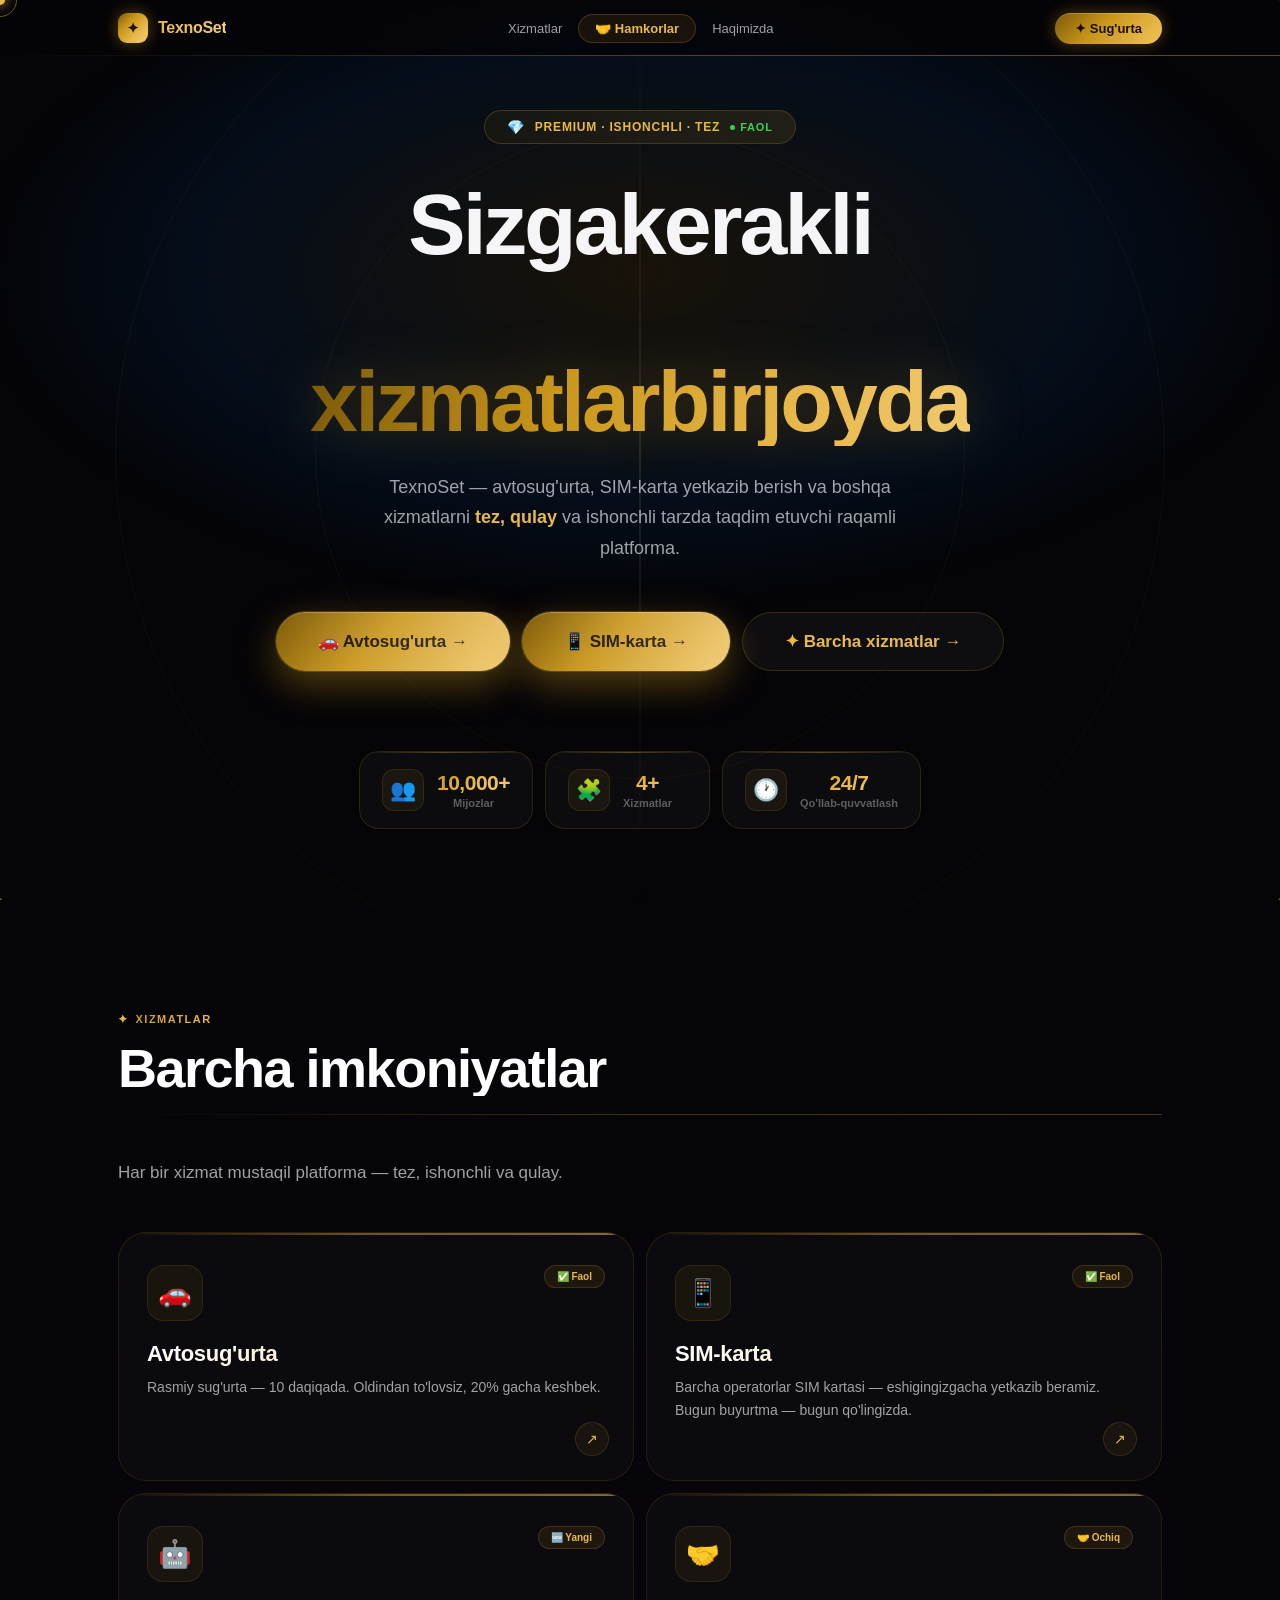
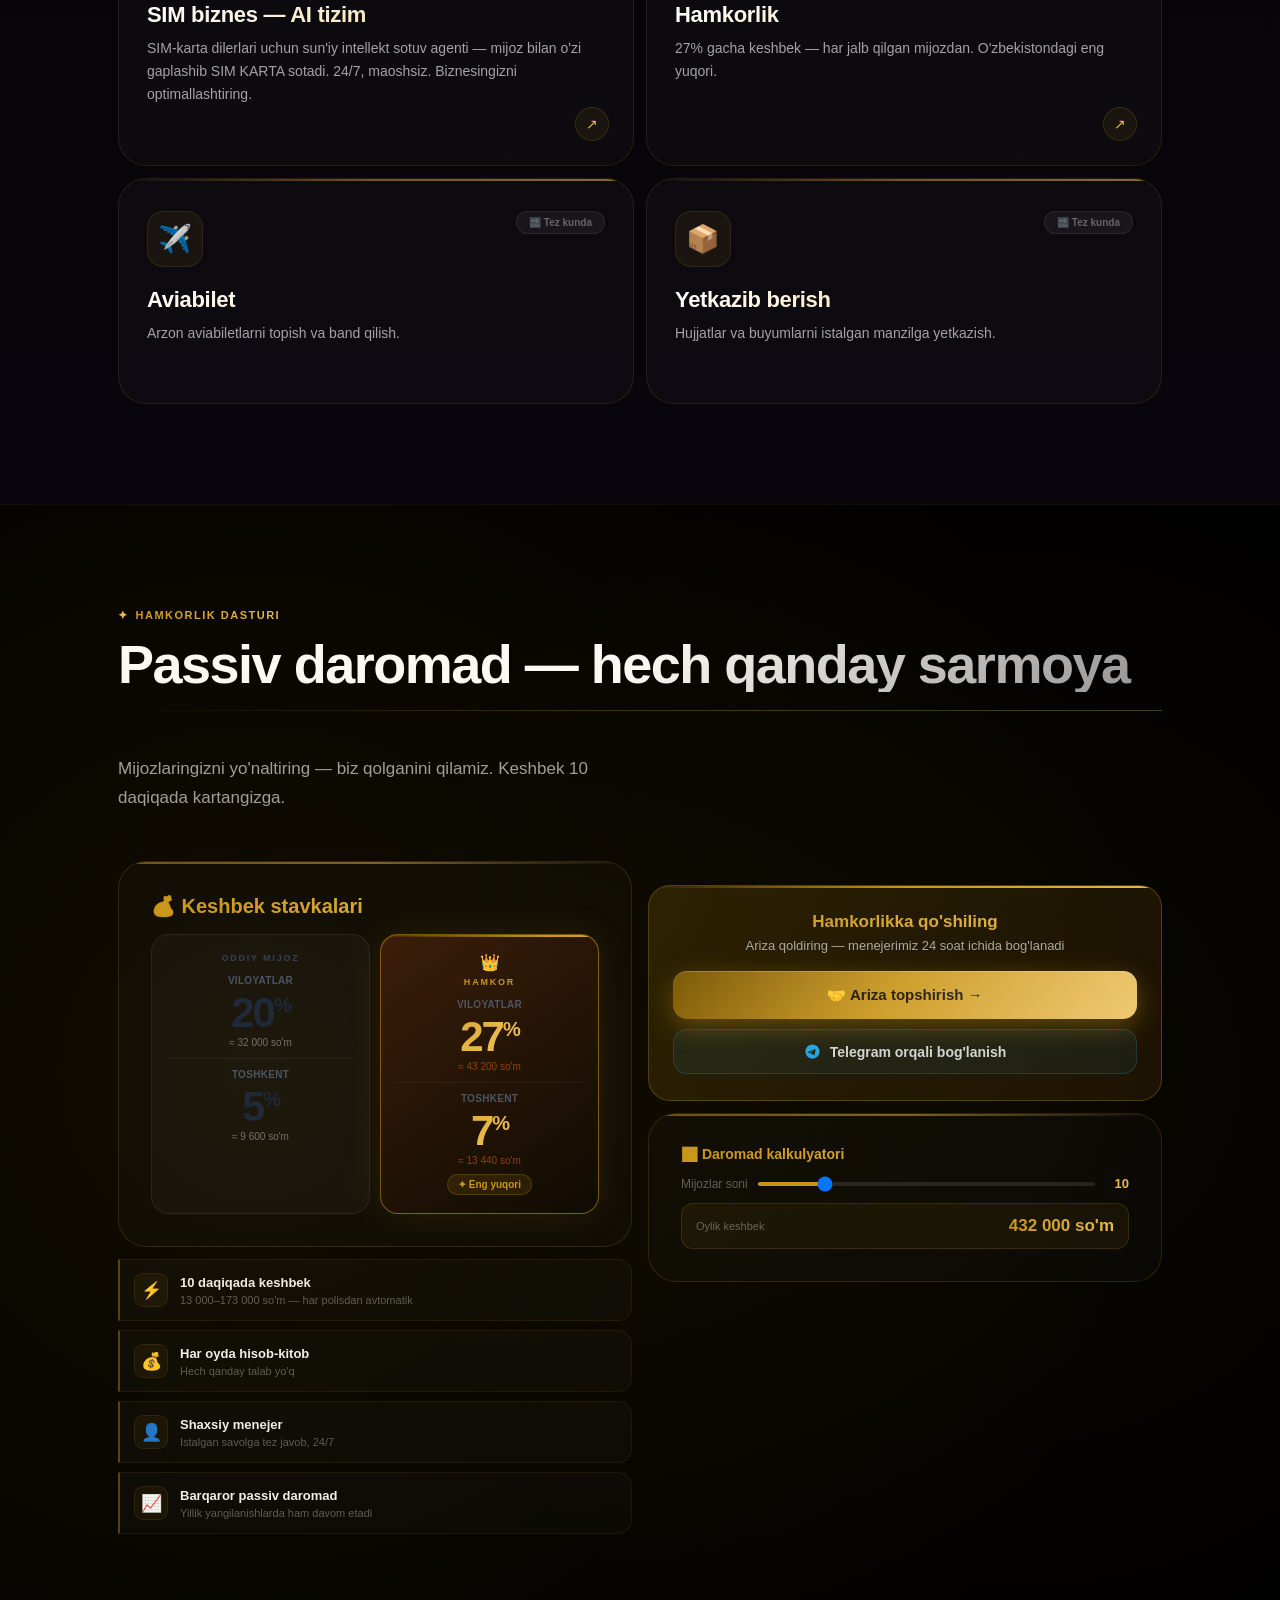
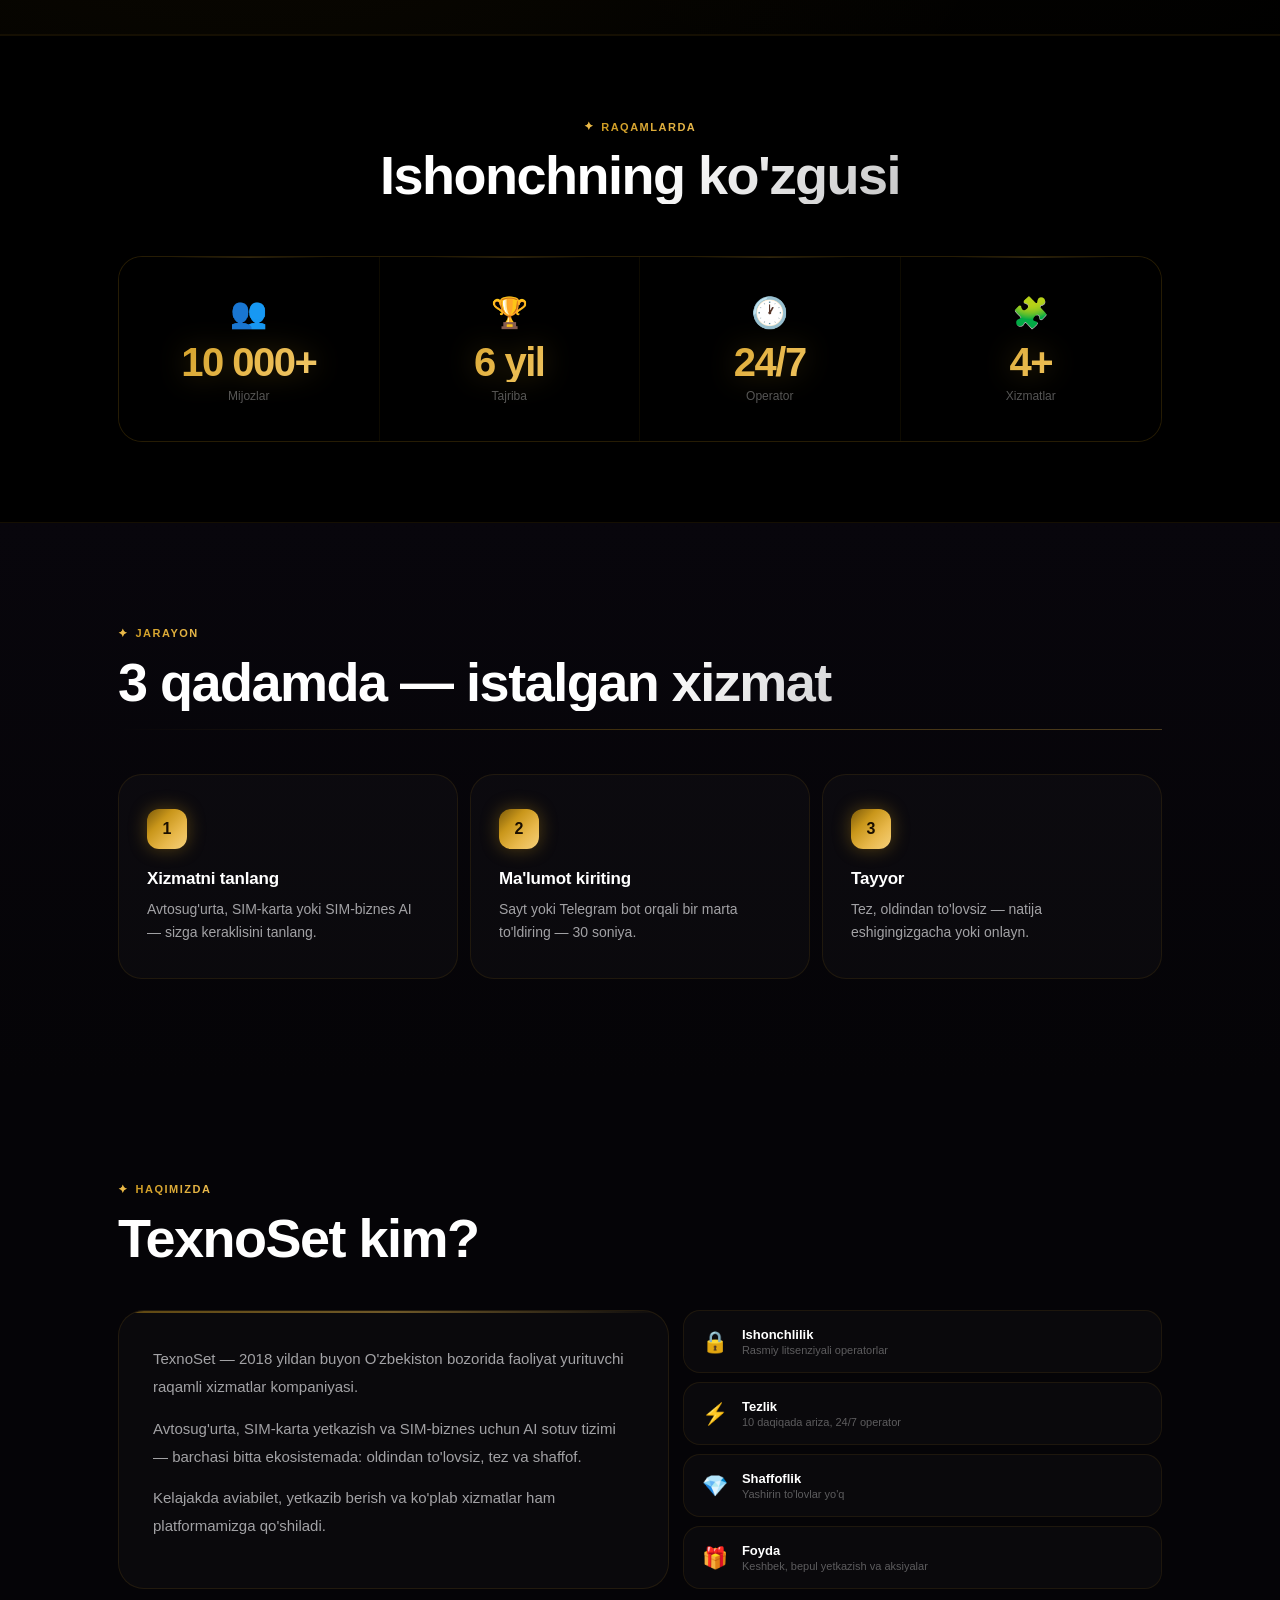
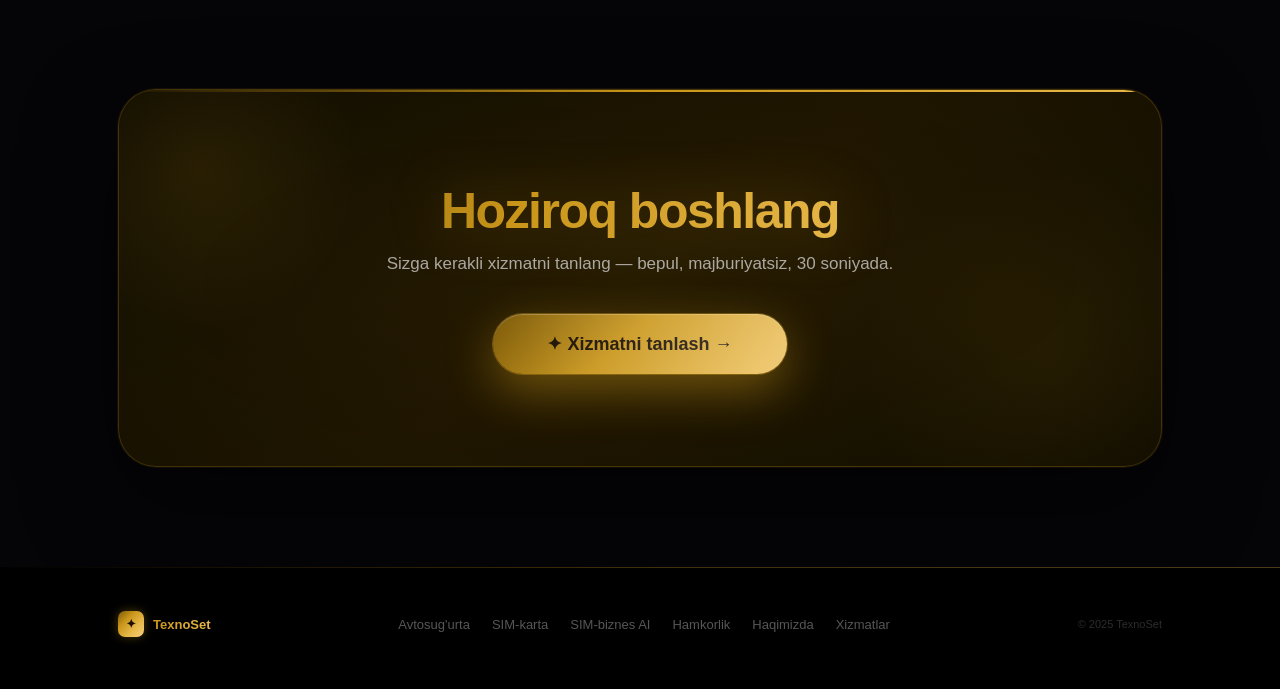
<file: website/hub.html>
<!DOCTYPE html>
<html lang="uz">
<head>
<meta charset="UTF-8">
<meta name="viewport" content="width=device-width,initial-scale=1">
<title>TexnoSet — Premium Raqamli Ekosistem</title>
<style>
*,*::before,*::after{margin:0;padding:0;box-sizing:border-box;}
:root{
  --gold:#c9961a;--gold2:#e8b84b;--gold3:#f5d07a;--gold4:#fef3c7;
  --goldG:linear-gradient(135deg,#7c5a0a,#c9961a,#e8b84b,#f5d07a,#e8b84b,#c9961a,#7c5a0a);
  --blue:#0a84ff;--green:#30d158;
  --dark:#050407;
  --text:#f5f5f7;--t2:rgba(245,245,247,.65);--t3:rgba(245,245,247,.35);
}
html{scroll-behavior:smooth;}
body{
  background:var(--dark);color:var(--text);
  font-family:-apple-system,'SF Pro Display','Helvetica Neue',sans-serif;
  -webkit-font-smoothing:antialiased;overflow-x:hidden;cursor:none;
}
/* ── CURSOR ── */
#cur{position:fixed;width:10px;height:10px;border-radius:50%;background:var(--gold2);pointer-events:none;z-index:9999;transform:translate(-50%,-50%);box-shadow:0 0 12px var(--gold2);mix-blend-mode:screen;}
#curR{position:fixed;width:34px;height:34px;border-radius:50%;border:1px solid rgba(232,184,75,.45);pointer-events:none;z-index:9998;transform:translate(-50%,-50%);transition:width .3s,height .3s,border-color .3s;}
body:has(a:hover) #cur,body:has(button:hover) #cur{width:5px;height:5px;}
body:has(a:hover) #curR,body:has(button:hover) #curR{width:48px;height:48px;border-color:var(--gold2);}
@media(pointer:coarse){#cur,#curR{display:none;}body{cursor:auto;}}

/* ── SCROLL PROGRESS ── */
#prog{position:fixed;top:0;left:0;height:2px;z-index:400;background:linear-gradient(90deg,#7c5a0a,var(--gold),var(--gold2),var(--gold3));background-size:200%;animation:gf 3s linear infinite;box-shadow:0 0 8px var(--gold2);}
@keyframes gf{to{background-position:200% center;}}

/* ── CANVAS ── */
#cv{position:fixed;inset:0;z-index:0;pointer-events:none;opacity:.6;}

/* ── PRELOADER ── */
#load{position:fixed;inset:0;z-index:1000;background:var(--dark);display:flex;flex-direction:column;align-items:center;justify-content:center;gap:20px;transition:opacity .6s,transform .6s;}
#load.hide{opacity:0;pointer-events:none;transform:scale(1.03);}
.load-logo{font-size:28px;font-weight:800;letter-spacing:-.3px;background:var(--goldG);background-size:300%;-webkit-background-clip:text;-webkit-text-fill-color:transparent;background-clip:text;animation:gf 2s linear infinite;}
.load-bar{width:140px;height:2px;background:rgba(255,255,255,.07);border-radius:2px;overflow:hidden;}
.load-fill{height:100%;background:linear-gradient(90deg,var(--gold),var(--gold2));border-radius:2px;width:0;transition:width .05s;}

/* ── NAV ── */
header{position:fixed;top:0;left:0;right:0;z-index:300;background:rgba(5,4,7,.82);backdrop-filter:saturate(200%) blur(30px);-webkit-backdrop-filter:saturate(200%) blur(30px);}
header::after{content:'';position:absolute;bottom:0;left:0;right:0;height:1px;background:linear-gradient(90deg,transparent,var(--gold),var(--gold2),var(--gold),transparent);background-size:200%;opacity:.4;animation:gf 4s linear infinite;}
.nav{max-width:1100px;margin:0 auto;padding:0 28px;height:56px;display:flex;align-items:center;justify-content:space-between;}
.nlogo{display:flex;align-items:center;gap:10px;text-decoration:none;}
.nlogo-m{width:30px;height:30px;border-radius:9px;background:var(--goldG);background-size:300%;display:flex;align-items:center;justify-content:center;font-size:14px;font-weight:800;color:#1a0f00;box-shadow:0 0 16px rgba(201,150,26,.45);animation:gf 4s linear infinite;}
.nlogo-n{font-size:16px;font-weight:700;letter-spacing:-.3px;background:linear-gradient(90deg,var(--gold2),var(--gold3));-webkit-background-clip:text;-webkit-text-fill-color:transparent;background-clip:text;}
.nlinks{display:flex;align-items:center;gap:2px;}
.nl{font-size:13px;color:var(--t2);text-decoration:none;padding:6px 14px;border-radius:100px;transition:.15s;}
.nl:hover{color:var(--gold3);background:rgba(232,184,75,.07);}
/* Partner highlight in nav */
.nl-partner{
  background:rgba(201,150,26,.1);
  border:1px solid rgba(201,150,26,.25);
  color:var(--gold2);font-weight:600;
  padding:6px 16px;border-radius:100px;
}
.nl-partner:hover{background:rgba(201,150,26,.18);border-color:var(--gold2);}
.ncta{background:var(--goldG);background-size:300%;color:#1a0f00;border:none;border-radius:100px;padding:8px 20px;font-size:13px;font-weight:800;cursor:none;text-decoration:none;box-shadow:0 0 16px rgba(201,150,26,.4),inset 0 1px 0 rgba(255,255,255,.2);animation:gf 4s linear infinite;transition:.15s;}
.ncta:hover{box-shadow:0 0 30px rgba(232,184,75,.6);}
@media(max-width:700px){.nlinks .nl:not(.nl-partner){display:none;}}
@media(max-width:440px){.nlinks{display:none;}}

/* ── HERO ── */
@keyframes fu{from{opacity:0;transform:translateY(22px)}to{opacity:1;transform:none}}
@keyframes si{from{opacity:0;transform:scale(.88)}to{opacity:1;transform:none}}
@keyframes orb{to{transform:translate(-50%,-50%) rotate(360deg);}}
@keyframes shm{0%{background-position:-200%}100%{background-position:200%}}
@keyframes gemS{0%,100%{transform:rotate(0) scale(1);}50%{transform:rotate(12deg) scale(1.1);}}
@keyframes pulG{0%,100%{box-shadow:0 0 0 0 rgba(201,150,26,.4);}50%{box-shadow:0 0 0 8px rgba(201,150,26,0);}}
@keyframes livP{0%,100%{box-shadow:0 0 0 0 rgba(48,209,88,.5);}50%{box-shadow:0 0 0 6px rgba(48,209,88,0);}}
@keyframes ch{from{opacity:0;transform:translateY(16px)}to{opacity:1;transform:none}}

.hero{position:relative;min-height:100svh;display:flex;flex-direction:column;align-items:center;justify-content:center;padding:110px 28px 80px;text-align:center;overflow:hidden;z-index:1;}
.h-gbg{position:absolute;inset:0;background:radial-gradient(ellipse 70% 50% at 50% 30%,rgba(201,150,26,.1),rgba(10,132,255,.08) 50%,transparent 75%);pointer-events:none;}
.h-line{position:absolute;left:50%;transform:translateX(-50%);width:1px;top:0;bottom:0;background:linear-gradient(180deg,transparent,rgba(232,184,75,.12) 30%,rgba(232,184,75,.25) 50%,rgba(232,184,75,.12) 70%,transparent);pointer-events:none;}
.go{position:absolute;border-radius:50%;pointer-events:none;border:1px solid rgba(201,150,26,.06);}
.go1{width:650px;height:650px;top:50%;left:50%;transform:translate(-50%,-50%);animation:orb 55s linear infinite;}
.go2{width:1050px;height:1050px;top:50%;left:50%;transform:translate(-50%,-50%);animation:orb 80s linear infinite reverse;}

.h-badge{display:inline-flex;align-items:center;gap:10px;background:rgba(201,150,26,.06);border:1px solid rgba(201,150,26,.25);border-radius:100px;padding:8px 22px;font-size:12px;font-weight:700;letter-spacing:.8px;text-transform:uppercase;color:var(--gold2);margin-bottom:36px;position:relative;z-index:1;backdrop-filter:blur(12px);animation:si .6s cubic-bezier(.34,1.4,.64,1) both;}
.h-badge::before{content:'';position:absolute;inset:0;border-radius:100px;background:linear-gradient(90deg,transparent,rgba(232,184,75,.06),transparent);background-size:200%;animation:shm 2.5s linear infinite;}
.gem{font-size:14px;animation:gemS 4s ease-in-out infinite;}
.live{display:flex;align-items:center;gap:5px;color:var(--green);font-size:11px;font-weight:700;}
.ldot{width:5px;height:5px;border-radius:50%;background:var(--green);animation:livP 2s infinite;}

.h1{font-size:clamp(44px,9.5vw,86px);font-weight:700;line-height:1.03;letter-spacing:-2.8px;margin-bottom:26px;position:relative;z-index:1;animation:fu .7s ease .15s both;}
.h1 .l1{color:var(--text);display:block;}
.h1 .gl{display:block;background:linear-gradient(100deg,#7c5a0a,#c9961a,#e8b84b,#f5d07a,#fef3c7,#f5d07a,#e8b84b,#c9961a,#7c5a0a);background-size:300%;-webkit-background-clip:text;-webkit-text-fill-color:transparent;background-clip:text;animation:gf 5s linear infinite;filter:drop-shadow(0 0 28px rgba(201,150,26,.3));}
.char{display:inline-block;opacity:0;transform:translateY(14px);transition:opacity .35s ease,transform .35s ease;}
.char.in{opacity:1;transform:none;}

.h-sub{font-size:18px;color:var(--t2);line-height:1.7;max-width:560px;margin:0 auto 48px;position:relative;z-index:1;animation:fu .7s ease .25s both;}
.h-sub b{color:var(--gold2);}
.h-btns{display:flex;gap:12px;justify-content:center;flex-wrap:wrap;position:relative;z-index:1;animation:fu .7s ease .35s both;margin-bottom:80px;}

.btn-g{background:var(--goldG);background-size:300%;color:#1a0f00;border:none;border-radius:100px;padding:18px 42px;font-size:17px;font-weight:800;cursor:none;text-decoration:none;display:inline-flex;align-items:center;gap:9px;box-shadow:0 0 0 1px rgba(201,150,26,.3),0 12px 38px rgba(201,150,26,.42),inset 0 1px 0 rgba(255,255,255,.22);animation:gf 4s linear infinite;transition:.2s cubic-bezier(.34,1.4,.64,1);position:relative;overflow:hidden;}
.btn-g::after{content:'';position:absolute;inset:0;background:linear-gradient(90deg,transparent,rgba(255,255,255,.2),transparent);background-size:200%;animation:shm 2.5s linear infinite;}
.btn-g:hover{transform:scale(1.05);box-shadow:0 0 0 1px var(--gold2),0 18px 50px rgba(232,184,75,.55);}
.btn-o{background:rgba(255,255,255,.04);border:1px solid rgba(201,150,26,.22);color:var(--gold2);border-radius:100px;padding:18px 42px;font-size:17px;font-weight:600;cursor:none;text-decoration:none;display:inline-flex;align-items:center;gap:9px;backdrop-filter:blur(16px);transition:.2s;}
.btn-o:hover{background:rgba(201,150,26,.07);border-color:var(--gold2);transform:scale(1.03);}

/* Hero cards */
.hcards{display:flex;gap:12px;justify-content:center;flex-wrap:wrap;position:relative;z-index:1;animation:fu .8s ease .5s both;}
.hc{background:rgba(255,255,255,.03);border:1px solid rgba(201,150,26,.16);backdrop-filter:blur(22px);border-radius:20px;padding:17px 22px;display:flex;align-items:center;gap:13px;min-width:165px;position:relative;overflow:hidden;transition:.3s cubic-bezier(.4,0,.2,1);}
.hc::before{content:'';position:absolute;top:0;left:0;right:0;height:1px;background:linear-gradient(90deg,transparent,var(--gold2),transparent);opacity:.35;}
.hc:hover{border-color:rgba(232,184,75,.4);box-shadow:0 0 28px rgba(201,150,26,.13);transform:translateY(-4px);}
.hc-i{width:42px;height:42px;border-radius:12px;display:flex;align-items:center;justify-content:center;font-size:21px;background:rgba(201,150,26,.08);box-shadow:inset 0 0 0 1px rgba(201,150,26,.14);}
.hc-v{font-size:21px;font-weight:800;letter-spacing:-.5px;background:linear-gradient(135deg,var(--gold),var(--gold2),var(--gold3));-webkit-background-clip:text;-webkit-text-fill-color:transparent;background-clip:text;}
.hc-l{font-size:11px;color:var(--t3);font-weight:600;margin-top:2px;}
@media(max-width:500px){.hc{min-width:calc(50% - 6px);}.hc:last-child{min-width:100%;}}

/* ── PARTNER BANNER (new) ── */
.partner-banner{
  position:relative;z-index:1;
  margin:0 0 0;
  background:linear-gradient(135deg,rgba(120,90,10,.35),rgba(201,150,26,.15),rgba(120,90,10,.25));
  border:1px solid rgba(201,150,26,.35);
  border-radius:28px;padding:32px 36px;
  display:flex;align-items:center;justify-content:space-between;gap:20px;flex-wrap:wrap;
  overflow:hidden;
}
.partner-banner::before{content:'';position:absolute;top:0;left:0;right:0;height:2px;background:linear-gradient(90deg,transparent,var(--gold),var(--gold2),var(--gold3),var(--gold2),var(--gold),transparent);background-size:300%;animation:gf 3s linear infinite;}
.partner-banner::after{content:'';position:absolute;top:50%;right:-60px;transform:translateY(-50%);width:200px;height:200px;border-radius:50%;background:radial-gradient(circle,rgba(201,150,26,.12),transparent 70%);pointer-events:none;}
.pb-left{flex:1;min-width:240px;}
.pb-tag{display:inline-flex;align-items:center;gap:6px;font-size:10px;font-weight:800;letter-spacing:1.2px;text-transform:uppercase;color:var(--gold2);margin-bottom:10px;}
.pb-tag::before{content:'✦';}
.pb-h{font-size:22px;font-weight:800;letter-spacing:-.4px;margin-bottom:6px;background:linear-gradient(90deg,#fff,var(--gold3));-webkit-background-clip:text;-webkit-text-fill-color:transparent;background-clip:text;}
.pb-s{font-size:14px;color:var(--t2);line-height:1.55;}
.pb-s b{color:var(--gold2);}
.pb-nums{display:flex;gap:20px;flex-wrap:wrap;margin-top:14px;}
.pb-num{text-align:center;}
.pb-nv{font-size:24px;font-weight:800;background:linear-gradient(135deg,var(--gold),var(--gold2));-webkit-background-clip:text;-webkit-text-fill-color:transparent;background-clip:text;letter-spacing:-.5px;}
.pb-nl{font-size:10px;color:var(--t3);font-weight:600;margin-top:2px;text-transform:uppercase;letter-spacing:.4px;}
.pb-btn{
  background:var(--goldG);background-size:300%;
  color:#1a0f00;border:none;border-radius:100px;
  padding:15px 32px;font-size:15px;font-weight:800;
  cursor:none;text-decoration:none;
  display:inline-flex;align-items:center;gap:8px;white-space:nowrap;
  box-shadow:0 8px 28px rgba(201,150,26,.4),inset 0 1px 0 rgba(255,255,255,.2);
  animation:gf 4s linear infinite;transition:.2s cubic-bezier(.34,1.4,.64,1);
  position:relative;z-index:1;
}
.pb-btn:hover{transform:scale(1.05);box-shadow:0 12px 36px rgba(232,184,75,.55);}

/* ── SECTIONS ── */
.sec{padding:100px 0;position:relative;z-index:1;}
.wrap{max-width:1100px;margin:0 auto;padding:0 28px;}
.ey{display:inline-flex;align-items:center;gap:7px;font-size:11px;font-weight:800;letter-spacing:1.5px;text-transform:uppercase;background:linear-gradient(90deg,var(--gold),var(--gold2));-webkit-background-clip:text;-webkit-text-fill-color:transparent;background-clip:text;margin-bottom:14px;}
.ey::before{content:'✦';-webkit-text-fill-color:var(--gold2);}
.sh{font-size:clamp(34px,5vw,54px);font-weight:700;letter-spacing:-1.5px;line-height:1.05;margin-bottom:16px;background:linear-gradient(135deg,#fff 50%,rgba(245,245,247,.6));-webkit-background-clip:text;-webkit-text-fill-color:transparent;background-clip:text;}
.ss{font-size:17px;color:var(--t2);line-height:1.7;max-width:480px;}
.gdiv{height:1px;margin:18px 0 44px;background:linear-gradient(90deg,transparent,var(--gold),var(--gold2),var(--gold),transparent);background-size:200%;opacity:.3;animation:gf 4s linear infinite;}

/* ── SERVICES ── */
#xizmatlar{background:linear-gradient(180deg,var(--dark),#08060c);}
.svc-grid{display:grid;grid-template-columns:1fr 1fr;gap:12px;margin-top:44px;}
@media(max-width:640px){.svc-grid{grid-template-columns:1fr;}}
.svc{background:rgba(255,255,255,.025);border:1px solid rgba(201,150,26,.14);border-radius:28px;padding:32px 28px 58px;text-decoration:none;color:var(--text);position:relative;overflow:hidden;transition:.3s cubic-bezier(.4,0,.2,1);}
.svc::before{content:'';position:absolute;top:0;left:0;right:0;height:2px;background:linear-gradient(90deg,transparent,var(--gold),var(--gold2),var(--gold),transparent);background-size:200%;animation:gf 3s linear infinite;opacity:.55;}
.svc:hover{border-color:rgba(232,184,75,.38);box-shadow:0 0 55px rgba(201,150,26,.11),0 18px 48px rgba(0,0,0,.4);transform:translateY(-6px);}
.svc.dim{opacity:.35;pointer-events:none;}
.svc-h{display:flex;align-items:flex-start;justify-content:space-between;margin-bottom:20px;}
.svc-i{width:56px;height:56px;border-radius:16px;display:flex;align-items:center;justify-content:center;font-size:27px;background:rgba(201,150,26,.07);box-shadow:inset 0 0 0 1px rgba(201,150,26,.14);}
.svc-b{font-size:10px;font-weight:800;padding:5px 12px;border-radius:100px;background:rgba(201,150,26,.1);color:var(--gold2);border:1px solid rgba(201,150,26,.2);}
.svc.dim .svc-b{background:rgba(255,255,255,.05);color:var(--t3);border-color:rgba(255,255,255,.07);}
.svc-n{font-size:22px;font-weight:700;letter-spacing:-.3px;margin-bottom:9px;background:linear-gradient(135deg,#fff,var(--gold3));-webkit-background-clip:text;-webkit-text-fill-color:transparent;background-clip:text;}
.svc-d{font-size:14px;color:var(--t2);line-height:1.65;}
.svc-a{position:absolute;bottom:24px;right:24px;width:34px;height:34px;border-radius:50%;background:rgba(201,150,26,.07);border:1px solid rgba(201,150,26,.18);display:flex;align-items:center;justify-content:center;font-size:14px;color:var(--gold2);transition:.25s;}
.svc:hover .svc-a{background:var(--goldG);background-size:300%;animation:gf 2s linear infinite;color:#1a0f00;transform:rotate(45deg);}

/* ── PARTNER SECTION (dedicated) ── */
#hamkorlar{background:#000;border-top:1px solid rgba(201,150,26,.1);border-bottom:1px solid rgba(201,150,26,.1);position:relative;}
#hamkorlar::before{content:'';position:absolute;inset:0;background:radial-gradient(ellipse 70% 80% at 20% 50%,rgba(184,134,11,.1),transparent),radial-gradient(ellipse 50% 60% at 80% 50%,rgba(120,90,10,.08),transparent);pointer-events:none;}

.partner-grid{display:grid;grid-template-columns:1fr 1fr;gap:16px;margin-top:48px;align-items:start;}
@media(max-width:680px){.partner-grid{grid-template-columns:1fr;}}

.p-info-card{background:rgba(255,255,255,.02);border:1px solid rgba(201,150,26,.18);border-radius:28px;padding:32px;position:relative;overflow:hidden;}
.p-info-card::before{content:'';position:absolute;top:0;left:0;right:0;height:2px;background:linear-gradient(90deg,var(--gold),var(--gold2),transparent);opacity:.5;}
.p-info-h{font-size:20px;font-weight:800;margin-bottom:16px;background:linear-gradient(90deg,var(--gold),var(--gold2));-webkit-background-clip:text;-webkit-text-fill-color:transparent;background-clip:text;}
.p-info-p{font-size:14px;color:var(--t2);line-height:1.8;margin-bottom:20px;}

.p-rates-wrap{display:grid;grid-template-columns:1fr 1fr;gap:10px;}
.p-rate{border-radius:18px;padding:18px 14px;text-align:center;position:relative;overflow:hidden;}
.p-rate.std{background:rgba(255,255,255,.03);border:1px solid rgba(255,255,255,.07);}
.p-rate.pro{background:linear-gradient(145deg,rgba(120,53,15,.4),rgba(109,42,10,.2),rgba(15,10,2,.6));border:1.5px solid rgba(234,179,8,.45);box-shadow:0 0 36px rgba(234,179,8,.1),inset 0 1px 0 rgba(234,179,8,.15);animation:pulG 3.5s ease-in-out infinite;}
.p-rate.pro::before{content:'';position:absolute;top:0;left:0;right:0;height:2px;background:linear-gradient(90deg,transparent,var(--gold),var(--gold2),var(--gold),transparent);background-size:300%;animation:gf 2.5s linear infinite;}
.p-rate-crown{font-size:16px;margin-bottom:5px;}
.p-rate-tier{font-size:9px;font-weight:800;letter-spacing:1.8px;text-transform:uppercase;margin-bottom:12px;}
.p-rate.std .p-rate-tier{color:#374151;}
.p-rate.pro .p-rate-tier{color:var(--gold);}
.p-rate-pct{font-size:42px;font-weight:900;line-height:1;letter-spacing:-2px;}
.p-rate.std .p-rate-pct{color:#1f2937;}
.p-rate.pro .p-rate-pct{background:linear-gradient(135deg,var(--gold),var(--gold2),var(--gold3));-webkit-background-clip:text;-webkit-text-fill-color:transparent;background-clip:text;}
.p-rate-pct-s{font-size:20px;font-weight:800;vertical-align:super;}
.p-rate-loc{font-size:10px;color:#4b5563;font-weight:700;text-transform:uppercase;letter-spacing:.3px;margin-bottom:6px;}
.p-rate-hint{font-size:10px;color:#78716c;margin-top:3px;}
.p-rate.pro .p-rate-hint{color:#92400e;}
.p-rate-sep{height:1px;background:rgba(255,255,255,.05);margin:10px 0;}
.p-rate-tag{font-size:10px;font-weight:700;padding:4px 10px;border-radius:100px;background:rgba(234,179,8,.1);color:var(--gold);border:1px solid rgba(234,179,8,.2);display:inline-block;margin-top:8px;}

/* Partner perks */
.p-perks-col{display:flex;flex-direction:column;gap:9px;}
.p-perk{display:flex;align-items:center;gap:12px;background:rgba(255,255,255,.02);border:1px solid rgba(201,150,26,.1);border-left:2px solid rgba(201,150,26,.4);border-radius:0 14px 14px 0;padding:13px 14px;transition:.18s;}
.p-perk:hover{background:rgba(201,150,26,.04);border-color:rgba(232,184,75,.25);}
.p-perk-i{width:34px;height:34px;border-radius:9px;flex-shrink:0;display:flex;align-items:center;justify-content:center;font-size:17px;background:rgba(201,150,26,.07);border:1px solid rgba(201,150,26,.12);}
.p-perk-t{font-size:13px;font-weight:700;color:var(--text);line-height:1.25;}
.p-perk-s{font-size:11px;color:var(--t3);margin-top:3px;}

/* Partner CTA */
.p-cta-wrap{margin-top:24px;background:linear-gradient(135deg,rgba(120,90,10,.3),rgba(201,150,26,.12),rgba(80,50,5,.3));border:1px solid rgba(201,150,26,.3);border-radius:22px;padding:26px 24px;text-align:center;position:relative;overflow:hidden;}
.p-cta-wrap::before{content:'';position:absolute;top:0;left:0;right:0;height:2px;background:linear-gradient(90deg,transparent,var(--gold),var(--gold2),var(--gold),transparent);background-size:200%;animation:gf 3s linear infinite;}
.p-cta-h{font-size:17px;font-weight:800;margin-bottom:6px;background:linear-gradient(90deg,var(--gold),var(--gold2));-webkit-background-clip:text;-webkit-text-fill-color:transparent;background-clip:text;}
.p-cta-s{font-size:13px;color:var(--t2);margin-bottom:18px;}
.p-cta-btns{display:flex;gap:10px;flex-direction:column;}
.btn-partner{background:var(--goldG);background-size:300%;color:#1a0f00;border:none;border-radius:14px;padding:15px;font-size:15px;font-weight:800;cursor:none;text-decoration:none;display:flex;align-items:center;justify-content:center;gap:8px;box-shadow:0 8px 26px rgba(201,150,26,.38),inset 0 1px 0 rgba(255,255,255,.2);animation:gf 4s linear infinite;transition:.2s;position:relative;overflow:hidden;}
.btn-partner::after{content:'';position:absolute;inset:0;background:linear-gradient(90deg,transparent,rgba(255,255,255,.18),transparent);background-size:200%;animation:shm 2.5s linear infinite;}
.btn-partner:hover{transform:scale(1.03);box-shadow:0 12px 36px rgba(232,184,75,.5);}
.btn-tg{display:flex;align-items:center;justify-content:center;gap:9px;padding:13px;border-radius:14px;background:rgba(38,165,228,.08);border:1.5px solid rgba(38,165,228,.22);color:rgba(245,245,247,.85);font-size:14px;font-weight:700;text-decoration:none;transition:.18s;}
.btn-tg:hover{background:rgba(38,165,228,.14);border-color:rgba(38,165,228,.45);color:#fff;}

/* ── NUMBERS ── */
#raqamlar{background:#000;border-top:1px solid rgba(201,150,26,.1);border-bottom:1px solid rgba(201,150,26,.1);}
.nums{display:grid;grid-template-columns:repeat(4,1fr);border:1px solid rgba(201,150,26,.14);border-radius:24px;overflow:hidden;margin-top:52px;background:rgba(201,150,26,.05);}
@media(max-width:640px){.nums{grid-template-columns:1fr 1fr;}}
.num{background:#000;padding:38px 18px;text-align:center;border-right:1px solid rgba(201,150,26,.07);position:relative;overflow:hidden;transition:.2s;}
.num:last-child{border-right:none;}
.num::before{content:'';position:absolute;top:0;left:20%;right:20%;height:1px;background:linear-gradient(90deg,transparent,var(--gold2),transparent);opacity:.2;}
.num:hover{background:#05040a;}
.num-i{font-size:30px;margin-bottom:12px;}
.num-v{font-size:40px;font-weight:800;letter-spacing:-1.5px;line-height:1;margin-bottom:7px;background:linear-gradient(135deg,var(--gold),var(--gold2),var(--gold3));-webkit-background-clip:text;-webkit-text-fill-color:transparent;background-clip:text;filter:drop-shadow(0 0 14px rgba(201,150,26,.28));}
.num-l{font-size:12px;color:var(--t3);font-weight:500;}
@media(max-width:640px){.num:nth-child(2n){border-right:none;}.num{border-bottom:1px solid rgba(201,150,26,.07);}}

/* ── HOW ── */
#qanday{background:linear-gradient(180deg,#08060c,var(--dark));}
.steps{display:grid;grid-template-columns:repeat(3,1fr);gap:12px;margin-top:44px;}
@media(max-width:640px){.steps{grid-template-columns:1fr;}}
.step{background:rgba(255,255,255,.025);border:1px solid rgba(201,150,26,.11);border-radius:24px;padding:34px 28px;position:relative;overflow:hidden;transition:.25s;}
.step:hover{border-color:rgba(232,184,75,.28);transform:translateY(-4px);}
.step-n{display:inline-flex;align-items:center;justify-content:center;width:40px;height:40px;border-radius:12px;background:var(--goldG);background-size:300%;animation:gf 4s linear infinite;color:#1a0f00;font-size:16px;font-weight:900;margin-bottom:20px;box-shadow:0 0 18px rgba(201,150,26,.38);}
.step-t{font-size:17px;font-weight:700;letter-spacing:-.2px;margin-bottom:9px;color:#fff;}
.step-s{font-size:14px;color:var(--t2);line-height:1.65;}

/* ── ABOUT ── */
#haqimizda{background:var(--dark);}
.about-g{display:grid;grid-template-columns:1.15fr 1fr;gap:14px;margin-top:44px;}
@media(max-width:680px){.about-g{grid-template-columns:1fr;}}
.about-c{background:rgba(255,255,255,.025);border:1px solid rgba(201,150,26,.12);border-radius:26px;padding:34px;position:relative;overflow:hidden;}
.about-c::before{content:'';position:absolute;top:0;left:0;right:0;height:2px;background:linear-gradient(90deg,var(--gold),var(--gold2),transparent);opacity:.45;}
.about-c p{font-size:15px;color:var(--t2);line-height:1.85;margin-bottom:14px;}
.about-c p:last-child{margin-bottom:0;}
.vals{display:flex;flex-direction:column;gap:9px;}
.val{background:rgba(255,255,255,.025);border:1px solid rgba(201,150,26,.1);border-radius:17px;padding:16px 18px;display:flex;align-items:center;gap:14px;transition:.2s cubic-bezier(.4,0,.2,1);}
.val:hover{border-color:rgba(232,184,75,.28);transform:translateX(4px);background:rgba(201,150,26,.04);}
.val-i{font-size:21px;flex-shrink:0;}
.val-t{font-size:13px;font-weight:700;color:#fff;margin-bottom:2px;}
.val-s{font-size:11px;color:var(--t3);}

/* ── CTA ── */
#cta{padding:0 0 100px;position:relative;z-index:1;}
.cta-b{border-radius:38px;padding:92px 52px;text-align:center;position:relative;overflow:hidden;background:radial-gradient(ellipse 80% 80% at 50% 50%,rgba(201,150,26,.08),transparent),linear-gradient(145deg,#0e0b00,#1a1200,#0e0b00);border:1px solid rgba(201,150,26,.25);box-shadow:0 0 0 1px rgba(201,150,26,.08),0 36px 90px rgba(0,0,0,.55);}
.cta-b::before{content:'';position:absolute;top:0;left:0;right:0;height:2px;background:linear-gradient(90deg,transparent,var(--gold),var(--gold2),var(--gold3),var(--gold2),var(--gold),transparent);background-size:300%;animation:gf 3.5s linear infinite;}
.cta-g1{position:absolute;top:-80px;left:-80px;width:320px;height:320px;border-radius:50%;background:radial-gradient(circle,rgba(201,150,26,.1),transparent 70%);pointer-events:none;}
.cta-g2{position:absolute;bottom:-80px;right:-80px;width:380px;height:380px;border-radius:50%;background:radial-gradient(circle,rgba(184,134,11,.08),transparent 70%);pointer-events:none;}
.cta-b h2{font-size:clamp(28px,5vw,50px);font-weight:700;letter-spacing:-1.5px;margin-bottom:14px;position:relative;z-index:1;background:linear-gradient(100deg,#7c5a0a,#c9961a,#e8b84b,#f5d07a,#fef3c7,#f5d07a,#e8b84b,#c9961a,#7c5a0a);background-size:300%;-webkit-background-clip:text;-webkit-text-fill-color:transparent;background-clip:text;animation:gf 5s linear infinite;filter:drop-shadow(0 0 28px rgba(201,150,26,.28));}
.cta-b p{font-size:17px;color:var(--t2);margin-bottom:40px;position:relative;z-index:1;}
.btn-cta{background:var(--goldG);background-size:300%;color:#1a0f00;border:none;border-radius:100px;padding:19px 54px;font-size:18px;font-weight:800;cursor:none;text-decoration:none;display:inline-flex;align-items:center;gap:10px;box-shadow:0 0 0 1px rgba(201,150,26,.4),0 16px 48px rgba(201,150,26,.48),inset 0 1px 0 rgba(255,255,255,.22);animation:gf 4s linear infinite;transition:.2s cubic-bezier(.34,1.4,.64,1);position:relative;z-index:1;overflow:hidden;}
.btn-cta::after{content:'';position:absolute;inset:0;background:linear-gradient(90deg,transparent,rgba(255,255,255,.2),transparent);background-size:200%;animation:shm 2s linear infinite;}
.btn-cta:hover{transform:scale(1.06);box-shadow:0 0 0 1px var(--gold2),0 22px 60px rgba(232,184,75,.58);}
@media(max-width:480px){.cta-b{padding:56px 26px;border-radius:28px;}}

/* ── STICKY FAB (partner) ── */
#fab{
  position:fixed;bottom:28px;right:22px;z-index:250;
  background:var(--goldG);background-size:300%;animation:gf 4s linear infinite;
  color:#1a0f00;border:none;border-radius:100px;
  padding:13px 22px;font-size:14px;font-weight:800;
  cursor:none;text-decoration:none;
  display:flex;align-items:center;gap:8px;
  box-shadow:0 0 0 1px rgba(201,150,26,.3),0 10px 32px rgba(201,150,26,.45),inset 0 1px 0 rgba(255,255,255,.2);
  transition:opacity .3s,transform .3s,box-shadow .2s;
  opacity:0;transform:translateY(12px);
}
#fab.show{opacity:1;transform:translateY(0);}
#fab:hover{box-shadow:0 0 0 1px var(--gold2),0 16px 44px rgba(232,184,75,.6);}
@media(max-width:480px){#fab{bottom:18px;right:14px;padding:12px 18px;font-size:13px;}}

/* ── FOOTER ── */
footer{background:#000;position:relative;z-index:1;padding:44px 0 52px;}
footer::before{content:'';position:absolute;top:0;left:0;right:0;height:1px;background:linear-gradient(90deg,transparent,var(--gold),var(--gold2),var(--gold),transparent);background-size:200%;opacity:.32;animation:gf 5s linear infinite;}
.foot{max-width:1100px;margin:0 auto;padding:0 28px;display:flex;align-items:center;justify-content:space-between;flex-wrap:wrap;gap:20px;}
.flogo{display:flex;align-items:center;gap:9px;text-decoration:none;}
.flogo-m{width:26px;height:26px;border-radius:7px;background:var(--goldG);background-size:300%;display:flex;align-items:center;justify-content:center;font-size:12px;font-weight:800;color:#1a0f00;animation:gf 4s linear infinite;box-shadow:0 0 10px rgba(201,150,26,.38);}
.flogo-n{font-size:13px;font-weight:700;background:linear-gradient(90deg,var(--gold),var(--gold2));-webkit-background-clip:text;-webkit-text-fill-color:transparent;background-clip:text;}
.flinks{display:flex;gap:22px;}
.flinks a{font-size:13px;color:var(--t3);text-decoration:none;transition:.15s;}
.flinks a:hover{color:var(--gold2);}
.fcopy{font-size:11px;color:rgba(245,245,247,.18);}
@media(max-width:560px){.foot{flex-direction:column;text-align:center;}.flinks{flex-wrap:wrap;justify-content:center;}}

/* ── REVEAL ── */
.rv{opacity:0;transform:translateY(28px) scale(.98);transition:opacity .65s ease,transform .65s ease;}
.rv.in{opacity:1;transform:none;}
.d1{transition-delay:.1s;}.d2{transition-delay:.2s;}.d3{transition-delay:.3s;}
</style>
</head>
<body>

<div id="cur"></div>
<div id="curR"></div>
<div id="prog"></div>
<canvas id="cv"></canvas>

<!-- STICKY PARTNER FAB -->
<a href="https://avto.texnoset.uz/#partner" id="fab">🤝 Hamkor bo'lish</a>

<!-- PRELOADER -->
<div id="load">
  <div class="load-logo">✦ TexnoSet</div>
  <div class="load-bar"><div class="load-fill" id="lf"></div></div>
</div>

<!-- NAV -->
<header>
  <nav class="nav">
    <a href="/" class="nlogo">
      <div class="nlogo-m">✦</div>
      <span class="nlogo-n">TexnoSet</span>
    </a>
    <div class="nlinks">
      <a href="#xizmatlar" class="nl">Xizmatlar</a>
      <a href="#hamkorlar" class="nl nl-partner">🤝 Hamkorlar</a>
      <a href="#haqimizda" class="nl">Haqimizda</a>
    </div>
    <a href="https://avto.texnoset.uz" class="ncta">✦ Sug'urta</a>
  </nav>
</header>

<!-- HERO -->
<div class="hero">
  <div class="h-gbg"></div>
  <div class="h-line"></div>
  <div class="go go1"></div>
  <div class="go go2"></div>

  <div class="h-badge">
    <span class="gem">💎</span>
    Premium · Ishonchli · Tez
    <span class="live"><span class="ldot"></span>Faol</span>
  </div>

  <h1 class="h1">
    <span class="l1" id="l1">Sizga kerakli</span><br>
    <span class="gl" id="l2">xizmatlar bir joyda</span>
  </h1>

  <p class="h-sub">TexnoSet — avtosug'urta, SIM-karta yetkazib berish va boshqa xizmatlarni <b>tez, qulay</b> va ishonchli tarzda taqdim etuvchi raqamli platforma.</p>

  <div class="h-btns">
    <a href="https://avto.texnoset.uz" class="btn-g">🚗 Avtosug'urta →</a>
    <a href="https://sim.texnoset.uz" class="btn-g">📱 SIM-karta →</a>
    <a href="#xizmatlar" class="btn-o">✦ Barcha xizmatlar →</a>
  </div>

  <div class="hcards">
    <div class="hc"><div class="hc-i">👥</div><div><div class="hc-v" data-count="10000">0</div><div class="hc-l">Mijozlar</div></div></div>
    <div class="hc"><div class="hc-i">🧩</div><div><div class="hc-v">4+</div><div class="hc-l">Xizmatlar</div></div></div>
    <div class="hc"><div class="hc-i">🕐</div><div><div class="hc-v">24/7</div><div class="hc-l">Qo'llab-quvvatlash</div></div></div>
  </div>
</div>

<!-- PARTNER BANNER olib tashlandi (balansli ekosistema) -->

<!-- SERVICES -->
<section class="sec" id="xizmatlar">
  <div class="wrap">
    <div class="rv">
      <div class="ey">Xizmatlar</div>
      <div class="sh">Barcha imkoniyatlar</div>
      <div class="gdiv"></div>
      <div class="ss">Har bir xizmat mustaqil platforma — tez, ishonchli va qulay.</div>
    </div>
    <div class="svc-grid">
      <a href="https://avto.texnoset.uz" class="svc rv d1">
        <div class="svc-h"><div class="svc-i">🚗</div><span class="svc-b">✅ Faol</span></div>
        <div class="svc-n">Avtosug'urta</div>
        <div class="svc-d">Rasmiy sug'urta — 10 daqiqada. Oldindan to'lovsiz, 20% gacha keshbek.</div>
        <div class="svc-a">↗</div>
      </a>
      <a href="https://sim.texnoset.uz" class="svc rv d2">
        <div class="svc-h"><div class="svc-i">📱</div><span class="svc-b">✅ Faol</span></div>
        <div class="svc-n">SIM-karta</div>
        <div class="svc-d">Barcha operatorlar SIM kartasi — eshigingizgacha yetkazib beramiz. Bugun buyurtma — bugun qo'lingizda.</div>
        <div class="svc-a">↗</div>
      </a>
      <a href="https://demo.texnoset.uz" class="svc rv d3">
        <div class="svc-h"><div class="svc-i">🤖</div><span class="svc-b">🆕 Yangi</span></div>
        <div class="svc-n">SIM biznes — AI tizim</div>
        <div class="svc-d">SIM-karta dilerlari uchun sun'iy intellekt sotuv agenti — mijoz bilan o'zi gaplashib SIM KARTA sotadi. 24/7, maoshsiz. Biznesingizni optimallashtiring.</div>
        <div class="svc-a">↗</div>
      </a>
      <a href="https://avto.texnoset.uz/#partner" class="svc rv d3">
        <div class="svc-h"><div class="svc-i">🤝</div><span class="svc-b">🤝 Ochiq</span></div>
        <div class="svc-n">Hamkorlik</div>
        <div class="svc-d">27% gacha keshbek — har jalb qilgan mijozdan. O'zbekistondagi eng yuqori.</div>
        <div class="svc-a">↗</div>
      </a>
      <div class="svc dim rv d1">
        <div class="svc-h"><div class="svc-i">✈️</div><span class="svc-b">🔜 Tez kunda</span></div>
        <div class="svc-n">Aviabilet</div>
        <div class="svc-d">Arzon aviabiletlarni topish va band qilish.</div>
      </div>
      <div class="svc dim rv d2">
        <div class="svc-h"><div class="svc-i">📦</div><span class="svc-b">🔜 Tez kunda</span></div>
        <div class="svc-n">Yetkazib berish</div>
        <div class="svc-d">Hujjatlar va buyumlarni istalgan manzilga yetkazish.</div>
      </div>
    </div>
  </div>
</section>

<!-- PARTNER DEDICATED SECTION -->
<section class="sec" id="hamkorlar">
  <div class="wrap">
    <div class="rv">
      <div class="ey">Hamkorlik dasturi</div>
      <div class="sh">Passiv daromad — hech qanday sarmoya</div>
      <div class="gdiv"></div>
      <div class="ss">Mijozlaringizni yo'naltiring — biz qolganini qilamiz. Keshbek 10 daqiqada kartangizga.</div>
    </div>

    <div class="partner-grid">
      <!-- Left: rates + perks -->
      <div>
        <div class="p-info-card rv">
          <div class="p-info-h">💰 Keshbek stavkalari</div>
          <div class="p-rates-wrap">
            <div class="p-rate std">
              <div class="p-rate-tier">Oddiy mijoz</div>
              <div class="p-rate-loc">Viloyatlar</div>
              <div class="p-rate-pct"><span class="p-rate-pct-s"></span>20<span class="p-rate-pct-s">%</span></div>
              <div class="p-rate-hint">≈ 32 000 so'm</div>
              <div class="p-rate-sep"></div>
              <div class="p-rate-loc">Toshkent</div>
              <div class="p-rate-pct"><span class="p-rate-pct-s"></span>5<span class="p-rate-pct-s">%</span></div>
              <div class="p-rate-hint">≈ 9 600 so'm</div>
            </div>
            <div class="p-rate pro">
              <div class="p-rate-crown">👑</div>
              <div class="p-rate-tier">Hamkor</div>
              <div class="p-rate-loc">Viloyatlar</div>
              <div class="p-rate-pct"><span class="p-rate-pct-s"></span>27<span class="p-rate-pct-s">%</span></div>
              <div class="p-rate-hint">≈ 43 200 so'm</div>
              <div class="p-rate-sep"></div>
              <div class="p-rate-loc">Toshkent</div>
              <div class="p-rate-pct"><span class="p-rate-pct-s"></span>7<span class="p-rate-pct-s">%</span></div>
              <div class="p-rate-hint">≈ 13 440 so'm</div>
              <div class="p-rate-tag">✦ Eng yuqori</div>
            </div>
          </div>
        </div>

        <div class="p-perks-col rv" style="margin-top:12px;">
          <div class="p-perk"><div class="p-perk-i">⚡</div><div><div class="p-perk-t">10 daqiqada keshbek</div><div class="p-perk-s">13 000–173 000 so'm — har polisdan avtomatik</div></div></div>
          <div class="p-perk"><div class="p-perk-i">💰</div><div><div class="p-perk-t">Har oyda hisob-kitob</div><div class="p-perk-s">Hech qanday talab yo'q</div></div></div>
          <div class="p-perk"><div class="p-perk-i">👤</div><div><div class="p-perk-t">Shaxsiy menejer</div><div class="p-perk-s">Istalgan savolga tez javob, 24/7</div></div></div>
          <div class="p-perk"><div class="p-perk-i">📈</div><div><div class="p-perk-t">Barqaror passiv daromad</div><div class="p-perk-s">Yillik yangilanishlarda ham davom etadi</div></div></div>
        </div>
      </div>

      <!-- Right: CTA -->
      <div class="rv d1">
        <div class="p-cta-wrap">
          <div class="p-cta-h">Hamkorlikka qo'shiling</div>
          <div class="p-cta-s">Ariza qoldiring — menejerimiz 24 soat ichida bog'lanadi</div>
          <div class="p-cta-btns">
            <a href="https://avto.texnoset.uz/#partner" class="btn-partner">🤝 Ariza topshirish →</a>
            <a href="https://t.me/texnoset_avto_bot" target="_blank" class="btn-tg">
              <svg width="17" height="17" viewBox="0 0 24 24" fill="none"><path d="M12 2C6.48 2 2 6.48 2 12s4.48 10 10 10 10-4.48 10-10S17.52 2 12 2zm4.64 6.8l-1.68 7.93c-.12.57-.46.71-.93.44l-2.57-1.89-1.24 1.19c-.14.14-.25.25-.51.25l.18-2.6 4.7-4.25c.2-.18-.05-.28-.32-.1L7.94 14.3l-2.52-.79c-.55-.17-.56-.55.11-.81l9.85-3.8c.46-.17.86.11.72.9h-.46z" fill="#26a5e4"/></svg>
              Telegram orqali bog'lanish
            </a>
          </div>
        </div>

        <!-- Mini calculator -->
        <div class="p-info-card rv d2" style="margin-top:12px;">
          <div class="p-info-h" style="font-size:14px;margin-bottom:14px;">📊 Daromad kalkulyatori</div>
          <div style="display:flex;align-items:center;gap:10px;margin-bottom:12px;">
            <span style="font-size:12px;color:var(--t3);white-space:nowrap;">Mijozlar soni</span>
            <input id="calc" type="range" min="1" max="50" value="10" oninput="calcU()" style="-webkit-appearance:none;appearance:none;flex:1;height:4px;border-radius:4px;background:linear-gradient(90deg,var(--gold) var(--p,20%),rgba(255,255,255,.1) var(--p,20%));outline:none;cursor:pointer;">
            <span id="ccount" style="font-size:13px;font-weight:800;color:var(--gold2);min-width:24px;text-align:right;">10</span>
          </div>
          <div style="display:flex;align-items:center;justify-content:space-between;background:rgba(201,150,26,.07);border:1px solid rgba(201,150,26,.18);border-radius:12px;padding:12px 14px;">
            <span style="font-size:11px;color:var(--t3);">Oylik keshbek</span>
            <span id="cres" style="font-size:17px;font-weight:900;background:linear-gradient(90deg,var(--gold),var(--gold2));-webkit-background-clip:text;-webkit-text-fill-color:transparent;background-clip:text;">432 000 so'm</span>
          </div>
        </div>
      </div>
    </div>
  </div>
</section>

<!-- NUMBERS -->
<section class="sec" id="raqamlar" style="padding:80px 0;">
  <div class="wrap">
    <div class="rv" style="text-align:center;">
      <div class="ey" style="justify-content:center;">Raqamlarda</div>
      <div class="sh">Ishonchning ko'zgusi</div>
    </div>
    <div class="nums rv">
      <div class="num"><div class="num-i">👥</div><div class="num-v">10 000+</div><div class="num-l">Mijozlar</div></div>
      <div class="num"><div class="num-i">🏆</div><div class="num-v">6 yil</div><div class="num-l">Tajriba</div></div>
      <div class="num"><div class="num-i">🕐</div><div class="num-v">24/7</div><div class="num-l">Operator</div></div>
      <div class="num"><div class="num-i">🧩</div><div class="num-v">4+</div><div class="num-l">Xizmatlar</div></div>
    </div>
  </div>
</section>

<!-- HOW -->
<section class="sec" id="qanday">
  <div class="wrap">
    <div class="rv">
      <div class="ey">Jarayon</div>
      <div class="sh">3 qadamda — istalgan xizmat</div>
      <div class="gdiv"></div>
    </div>
    <div class="steps">
      <div class="step rv d1"><div class="step-n">1</div><div class="step-t">Xizmatni tanlang</div><div class="step-s">Avtosug'urta, SIM-karta yoki SIM-biznes AI — sizga keraklisini tanlang.</div></div>
      <div class="step rv d2"><div class="step-n">2</div><div class="step-t">Ma'lumot kiriting</div><div class="step-s">Sayt yoki Telegram bot orqali bir marta to'ldiring — 30 soniya.</div></div>
      <div class="step rv d3"><div class="step-n">3</div><div class="step-t">Tayyor</div><div class="step-s">Tez, oldindan to'lovsiz — natija eshigingizgacha yoki onlayn.</div></div>
    </div>
  </div>
</section>

<!-- ABOUT -->
<section class="sec" id="haqimizda">
  <div class="wrap">
    <div class="rv"><div class="ey">Haqimizda</div><div class="sh">TexnoSet kim?</div></div>
    <div class="about-g">
      <div class="about-c rv">
        <p>TexnoSet — 2018 yildan buyon O'zbekiston bozorida faoliyat yurituvchi raqamli xizmatlar kompaniyasi.</p>
        <p>Avtosug'urta, SIM-karta yetkazish va SIM-biznes uchun AI sotuv tizimi — barchasi bitta ekosistemada: oldindan to'lovsiz, tez va shaffof.</p>
        <p>Kelajakda aviabilet, yetkazib berish va ko'plab xizmatlar ham platformamizga qo'shiladi.</p>
      </div>
      <div class="vals">
        <div class="val rv d1"><span class="val-i">🔒</span><div><div class="val-t">Ishonchlilik</div><div class="val-s">Rasmiy litsenziyali operatorlar</div></div></div>
        <div class="val rv d2"><span class="val-i">⚡</span><div><div class="val-t">Tezlik</div><div class="val-s">10 daqiqada ariza, 24/7 operator</div></div></div>
        <div class="val rv d3"><span class="val-i">💎</span><div><div class="val-t">Shaffoflik</div><div class="val-s">Yashirin to'lovlar yo'q</div></div></div>
        <div class="val rv"><span class="val-i">🎁</span><div><div class="val-t">Foyda</div><div class="val-s">Keshbek, bepul yetkazish va aksiyalar</div></div></div>
      </div>
    </div>
  </div>
</section>

<!-- CTA -->
<section style="padding:0 0 100px;position:relative;z-index:1;">
  <div class="wrap">
    <div class="cta-b rv">
      <div class="cta-g1"></div><div class="cta-g2"></div>
      <h2>Hoziroq boshlang</h2>
      <p>Sizga kerakli xizmatni tanlang — bepul, majburiyatsiz, 30 soniyada.</p>
      <a href="#xizmatlar" class="btn-cta">✦ Xizmatni tanlash →</a>
    </div>
  </div>
</section>

<!-- FOOTER -->
<footer>
  <div class="foot">
    <a href="/" class="flogo"><div class="flogo-m">✦</div><span class="flogo-n">TexnoSet</span></a>
    <div class="flinks">
      <a href="https://avto.texnoset.uz">Avtosug'urta</a>
      <a href="https://sim.texnoset.uz">SIM-karta</a>
      <a href="https://demo.texnoset.uz">SIM-biznes AI</a>
      <a href="#hamkorlar">Hamkorlik</a>
      <a href="#haqimizda">Haqimizda</a>
      <a href="#xizmatlar">Xizmatlar</a>
    </div>
    <div class="fcopy">© 2025 TexnoSet</div>
  </div>
</footer>

<script>
/* PRELOADER — fail-safe: yuklash ekrani har qanday holatda 3.5s ichida yopiladi */
setTimeout(function(){var L=document.getElementById('load');if(L)L.classList.add('hide');},3500);
const lf=document.getElementById('lf'),ld=document.getElementById('load');
if(lf&&ld){let w=0;const ti=setInterval(()=>{w+=Math.random()*18+5;if(w>=100){w=100;clearInterval(ti);setTimeout(()=>ld.classList.add('hide'),200);}lf.style.width=w+'%';},80);}

/* CURSOR */
const cur=document.getElementById('cur'),curR=document.getElementById('curR');
let mx=0,my=0,rx=0,ry=0;
document.addEventListener('mousemove',e=>{mx=e.clientX;my=e.clientY;cur.style.left=mx+'px';cur.style.top=my+'px';});
(function loop(){rx+=(mx-rx)*.12;ry+=(my-ry)*.12;curR.style.left=rx+'px';curR.style.top=ry+'px';requestAnimationFrame(loop);})();

/* SCROLL PROGRESS + FAB */
const prog=document.getElementById('prog'),fab=document.getElementById('fab');
window.addEventListener('scroll',()=>{
  const p=window.scrollY/(document.body.scrollHeight-innerHeight);
  prog.style.width=(p*100)+'%';
  if(window.scrollY>300)fab.classList.add('show');
  else fab.classList.remove('show');
},{passive:true});

/* CANVAS PARTICLES */
(function(){
  const c=document.getElementById('cv'),ctx=c.getContext('2d');
  let W,H,pts=[];
  function resize(){W=c.width=innerWidth;H=c.height=innerHeight;}
  resize();window.addEventListener('resize',resize);
  function mk(){return{x:Math.random()*W,y:Math.random()*H,vx:(Math.random()-.5)*.28,vy:(Math.random()-.5)*.28,r:Math.random()*1.6+.3,life:Math.random()*200+100,age:0,gold:Math.random()>.4};}
  for(let i=0;i<85;i++)pts.push(mk());
  function draw(){
    ctx.clearRect(0,0,W,H);
    pts.forEach((p,i)=>{
      p.x+=p.vx;p.y+=p.vy;p.age++;
      if(p.x<0)p.x=W;if(p.x>W)p.x=0;if(p.y<0)p.y=H;if(p.y>H)p.y=0;
      if(p.age>p.life)pts[i]=mk();
      const a=Math.sin((p.age/p.life)*Math.PI)*.5;
      ctx.beginPath();ctx.arc(p.x,p.y,p.r,0,Math.PI*2);
      ctx.fillStyle=p.gold?`rgba(201,150,26,${a})`:`rgba(245,245,247,${a*.35})`;ctx.fill();
    });
    for(let i=0;i<pts.length;i++)for(let j=i+1;j<pts.length;j++){
      const dx=pts[i].x-pts[j].x,dy=pts[i].y-pts[j].y,d=Math.sqrt(dx*dx+dy*dy);
      if(d<110){ctx.beginPath();ctx.moveTo(pts[i].x,pts[i].y);ctx.lineTo(pts[j].x,pts[j].y);ctx.strokeStyle=`rgba(201,150,26,${(1-d/110)*.065})`;ctx.lineWidth=.5;ctx.stroke();}
    }
    requestAnimationFrame(draw);
  }
  draw();
})();

/* CHAR ANIMATION */
function splitChars(el){const t=el.textContent;el.innerHTML='';[...t].forEach((ch,i)=>{const s=document.createElement('span');s.className='char';s.textContent=ch==' '?' ':ch;s.style.transitionDelay=(i*.028)+'s';el.appendChild(s);});}
splitChars(document.getElementById('l1'));
splitChars(document.getElementById('l2'));
setTimeout(()=>document.querySelectorAll('.char').forEach(c=>c.classList.add('in')),850);

/* REVEAL */
const obs=new IntersectionObserver(es=>{es.forEach(e=>{if(e.isIntersecting){e.target.classList.add('in');obs.unobserve(e.target);}});},{threshold:.06});
document.querySelectorAll('.rv').forEach(el=>obs.observe(el));

/* COUNTER */
const ce=document.querySelector('[data-count]');
if(ce){const io=new IntersectionObserver(([e])=>{if(!e.isIntersecting)return;io.disconnect();const t=+ce.dataset.count,dur=2200,t0=Date.now();(function go(){const p=Math.min(1,(Date.now()-t0)/dur),ease=1-Math.pow(1-p,4);ce.textContent=Math.round(t*ease).toLocaleString('uz-UZ')+'+';if(p<1)requestAnimationFrame(go);})();},{threshold:.5});io.observe(ce);}

/* CALCULATOR */
function calcU(){
  const s=document.getElementById('calc'),cc=document.getElementById('ccount'),cr=document.getElementById('cres');
  if(!s)return;const n=+s.value;cc.textContent=n;
  const pct=((n-1)/49)*100;s.style.setProperty('--p',pct+'%');
  cr.textContent=(n*43200).toLocaleString('uz-UZ')+' so\'m';
}
</script>
</body>
</html>
</file>
<file: css/styles.css>
/* ============================================================
   styles.css — kritik bo'lmagan stillar (bo'limlar + chat vidjeti).
   Kritik CSS (header/hero) index.html ichida inline.
   ============================================================ */

/* --- Umumiy bo'lim --- */
.sec{padding:64px 0}
.soft-sec{background:var(--soft)}
.sec-head{max-width:680px;margin:0 auto 38px;text-align:center}
.sec-head h2{font-size:clamp(24px,3.6vw,38px);color:var(--navy);margin-top:12px}
.sec-head .sub{color:var(--mut);font-size:clamp(15px,2vw,18px);margin-top:12px}

/* --- Reveal animatsiya (JS qo'shadi .in) --- */
.reveal{opacity:0;transform:translateY(22px);transition:opacity .6s ease,transform .6s ease}
.reveal.in{opacity:1;transform:none}
@media(prefers-reduced-motion:reduce){.reveal{opacity:1;transform:none;transition:none}}

/* --- SIM KARTA BIZNESI kicker + operator logolari (hero) --- */
.kicker{display:inline-block;font-family:"Space Grotesk",Inter,sans-serif;font-weight:700;text-transform:uppercase;letter-spacing:.16em;font-size:clamp(13px,1.7vw,16px);color:var(--navy);margin-bottom:14px;padding-left:13px;position:relative}
.kicker::before{content:"";position:absolute;left:0;top:1px;bottom:1px;width:4px;border-radius:4px;background:linear-gradient(var(--blue),var(--green))}
.op-strip{display:flex;align-items:center;justify-content:center;gap:14px 22px;flex-wrap:wrap;margin-top:44px;padding-top:26px;border-top:1px solid var(--line)}
.op-strip-label{font-size:13px;color:var(--mut);font-weight:600}
.op-logos{display:flex;gap:16px 28px;flex-wrap:wrap;align-items:center;justify-content:center}
.op-logo{display:inline-flex;align-items:center}
@media(max-width:860px){.op-strip{margin-top:30px;gap:10px 16px}.op-chip{font-size:13.5px;padding:7px 13px}}

/* --- Og'riq nuqtalari --- */
.pain-grid{display:grid;grid-template-columns:repeat(4,1fr);gap:18px}
/* Muammo -> Yechim (qizil ✕ / yashil ✓) — Instagram-snimki rasmlar bilan */
.ps-grid{display:flex;flex-direction:column;gap:20px;max-width:980px;margin:0 auto}
.ps-row{display:grid;grid-template-columns:1fr 38px 1fr;gap:12px;align-items:center}
.ps-card{background:#fff;border-radius:16px;overflow:hidden;border:1.5px solid;display:flex;flex-direction:column;box-shadow:var(--sh)}
.ps-card.bad{border-color:#f6c9ce}
.ps-card.good{border-color:#bfe6cd}
.ps-tag{font-size:12.5px;font-weight:700;padding:9px 14px;display:flex;align-items:center;gap:6px}
.ps-tag.bad{color:#b91c1c;background:#fef2f2}
.ps-tag.good{color:#15803d;background:#f0fdf4}
.ps-img{line-height:0;background:var(--soft2)}
.ps-img img{width:100%;height:auto;display:block}
.ps-card figcaption{padding:12px 15px 15px;font-size:13.5px;color:var(--ink);line-height:1.5}
.ps-arrow{display:flex;align-items:center;justify-content:center;width:36px;height:36px;margin:0 auto;font-size:18px;color:#fff;background:var(--blue);font-weight:800;border-radius:50%;box-shadow:var(--sh)}
@media(max-width:720px){
  .ps-grid{gap:20px}
  /* har juft — OQ fon + kuchli soya bilan qalqib chiqadigan yaxlit blok */
  .ps-row{grid-template-columns:1fr;gap:10px;background:#fff;border:1px solid var(--line);border-radius:20px;padding:14px;box-shadow:0 16px 36px -10px rgba(12,30,70,.24)}
  .ps-card{box-shadow:none}
  .ps-arrow{transform:rotate(90deg);margin:-4px auto}
}

/* --- Uchta raqam --- */
.stats-sec{background:var(--navy);color:#fff}
.stats-grid{display:grid;grid-template-columns:repeat(3,1fr);gap:20px;text-align:center}
.stat .num{font-family:"Space Grotesk";font-size:clamp(42px,7vw,68px);font-weight:700;color:#fff;line-height:1}
.stat .num{background:linear-gradient(120deg,#fff,#9fc2ff);-webkit-background-clip:text;background-clip:text;-webkit-text-fill-color:transparent}
.stat p{color:#b9c8e3;margin-top:12px;font-size:15px;max-width:280px;margin-inline:auto}

/* --- Demo bloki --- */
.demo-card{background:linear-gradient(135deg,var(--navy),var(--navy2));border-radius:26px;padding:46px 40px;box-shadow:var(--sh2)}
.demo-card h2{font-size:clamp(22px,3.4vw,34px)}

/* --- Qanday ishlaydi --- */
.steps{display:grid;grid-template-columns:repeat(3,1fr);gap:22px}
.step{background:#fff;border:1px solid var(--line);border-radius:var(--rad);padding:28px 24px;position:relative;box-shadow:var(--sh)}
.step-n{width:42px;height:42px;border-radius:12px;background:var(--blueL);color:var(--blueD);display:grid;place-items:center;font-family:"Space Grotesk";font-weight:700;font-size:20px;margin-bottom:14px}
.step h3{font-size:18px;color:var(--navy);margin-bottom:7px}
.step p{font-size:14.5px;color:var(--mut)}

/* --- Taqqoslash --- */
.cmp{max-width:760px;margin:0 auto;background:#fff;border:1px solid var(--line);border-radius:var(--rad);overflow:hidden;box-shadow:var(--sh)}
.cmp table{width:100%;border-collapse:collapse}
.cmp th,.cmp td{padding:15px 18px;text-align:left;font-size:15px;border-bottom:1px solid var(--line)}
.cmp thead th{background:var(--soft2);font-family:"Space Grotesk";color:var(--navy)}
.cmp td:first-child{color:var(--mut);font-weight:500}
.cmp .hl-col{color:var(--green);font-weight:700;background:rgba(22,163,74,.05)}
.cmp tbody tr:last-child td{border-bottom:none}

/* --- Ijtimoiy isbot --- */
.rev-grid{display:grid;grid-template-columns:repeat(3,1fr);gap:18px}
.rev{background:#fff;border:1px solid var(--line);border-radius:var(--rad);padding:24px;box-shadow:var(--sh)}
.rev .stars{color:var(--gold);letter-spacing:2px;font-size:15px}
.rev blockquote{font-size:15px;color:var(--ink);margin:12px 0 16px;line-height:1.5}
.rev figcaption{display:flex;align-items:center;gap:11px}
.rev .ava{width:38px;height:38px;border-radius:50%;background:linear-gradient(135deg,var(--blue),var(--navy));color:#fff;display:grid;place-items:center;font-weight:700}
.rev figcaption b{display:block;font-size:14.5px;color:var(--navy)}
.rev figcaption small{color:var(--dim);font-size:12.5px}
.proof-bar{display:flex;justify-content:center;gap:38px;flex-wrap:wrap;margin:34px auto 0;padding:24px;background:var(--soft);border-radius:var(--rad);max-width:680px;text-align:center}
.proof-bar b{display:block;font-family:"Space Grotesk";font-size:30px;color:var(--blue)}
.proof-bar span{font-size:13px;color:var(--mut)}
.video-slot{margin:28px auto 0;max-width:680px;aspect-ratio:16/7;background:var(--soft2);border:2px dashed #cdd9ea;border-radius:var(--rad);display:flex;flex-direction:column;align-items:center;justify-content:center;gap:10px;color:var(--dim)}
.video-slot .play{width:56px;height:56px;border-radius:50%;background:#fff;box-shadow:var(--sh);display:grid;place-items:center;color:var(--blue);font-size:20px}

/* --- Narx --- */
.toggle{display:flex;gap:6px;justify-content:center;background:var(--soft2);padding:5px;border-radius:999px;width:max-content;margin:0 auto 30px}
.tg{border:none;background:transparent;padding:10px 22px;border-radius:999px;cursor:pointer;font-family:inherit;font-weight:600;font-size:14.5px;color:var(--mut)}
.tg.active{background:#fff;color:var(--navy);box-shadow:var(--sh)}
.tg .save{color:var(--green);font-size:12px;margin-left:4px}
.plans{display:grid;grid-template-columns:repeat(3,1fr);gap:22px;align-items:stretch}
.plan{background:#fff;border:1px solid var(--line);border-radius:22px;padding:34px 28px 30px;box-shadow:var(--sh);position:relative;display:flex;flex-direction:column;overflow:hidden;transition:transform .22s ease,box-shadow .22s ease}
.plan::before{content:"";position:absolute;top:0;left:0;right:0;height:4px;background:linear-gradient(90deg,var(--blue),#22d3a8)}
.plan:hover{transform:translateY(-6px);box-shadow:var(--sh2)}
.plan h3{font-family:"Space Grotesk";font-size:22px;color:var(--navy);letter-spacing:.04em}
.plan .p-sub{color:var(--dim);font-size:13.5px;margin:5px 0 20px}
.plan .price{display:flex;align-items:baseline;gap:7px;margin-bottom:6px}
.plan .amt{font-family:"Space Grotesk";font-size:clamp(30px,3.4vw,38px);font-weight:700;color:var(--navy);letter-spacing:-.01em}
.plan .per{color:var(--mut);font-size:14px}
.plan ul{list-style:none;display:flex;flex-direction:column;gap:13px;margin:22px 0 26px;flex:1}
.plan li{font-size:14.5px;color:var(--ink);padding-left:28px;position:relative;line-height:1.45}
.plan li::before{content:"✓";position:absolute;left:0;top:1px;width:19px;height:19px;display:grid;place-items:center;border-radius:50%;background:var(--green);color:#fff;font-size:12px;font-weight:800}
.plan .btn{width:100%}
.plan.premium::before{background:linear-gradient(90deg,#eab308,#f59e0b)}
.plan.premium li::before{background:#eab308}
.plan.featured{background:radial-gradient(130% 130% at 0% 0%,var(--navy2),var(--navy));border:none;color:#fff;transform:scale(1.05);box-shadow:0 34px 74px -26px rgba(12,30,70,.6)}
.plan.featured::before{background:linear-gradient(90deg,#60a5fa,#34d399);height:5px}
.plan.featured h3{color:#fff}
.plan.featured .p-sub{color:#9fb6da}
.plan.featured .amt{color:#fff}
.plan.featured .per{color:#9fb6da}
.plan.featured li{color:#e8eefb}
.plan.featured li::before{background:#34d399;color:#06281d}
.plan.featured:hover{transform:scale(1.05) translateY(-6px)}
.plan.featured .badge{position:absolute;top:-14px;left:50%;transform:translateX(-50%);background:linear-gradient(90deg,#fbbf24,#f59e0b);color:#3a2a00;font-size:12.5px;font-weight:800;padding:7px 16px;border-radius:999px;white-space:nowrap;box-shadow:0 8px 20px -6px rgba(245,158,11,.6)}
.setup-note{text-align:center;color:var(--mut);font-size:14px;margin-top:22px}
.risk-bar{display:flex;justify-content:center;gap:24px;flex-wrap:wrap;margin-top:18px;color:var(--mut);font-size:13.5px}

/* --- Eksklyuzivlik --- */
.excl-sec{background:var(--soft)}
.excl-card{text-align:center;max-width:680px;margin:0 auto;background:#fff;border:1px solid var(--line);border-radius:24px;padding:46px 34px;box-shadow:var(--sh2)}
.excl-card h2{font-size:clamp(24px,3.6vw,36px);color:var(--navy);margin:14px 0 12px}
.excl-card p{color:var(--mut);max-width:480px;margin:0 auto 22px}
.slots{display:inline-flex;align-items:center;gap:10px;background:rgba(225,29,72,.07);border:1px solid rgba(225,29,72,.2);padding:11px 20px;border-radius:999px;margin-bottom:24px}
.slots b{font-family:"Space Grotesk";font-size:26px;color:var(--red)}
.slots span{font-size:14px;color:var(--ink)}

/* --- FAQ --- */
.faq-list{display:flex;flex-direction:column;gap:12px}
.faq-i{background:#fff;border:1px solid var(--line);border-radius:13px;padding:4px 20px;box-shadow:var(--sh)}
.faq-i summary{list-style:none;cursor:pointer;padding:16px 0;font-weight:600;color:var(--navy);font-size:16px;display:flex;justify-content:space-between;align-items:center;gap:14px}
.faq-i summary::-webkit-details-marker{display:none}
.faq-i summary::after{content:"+";font-size:22px;color:var(--blue);font-weight:400;transition:transform .2s}
.faq-i[open] summary::after{transform:rotate(45deg)}
.faq-i p{padding:0 0 18px;color:var(--mut);font-size:15px}

/* --- Final CTA --- */
.final-sec{padding:72px 0}
.final-card{text-align:center;background:linear-gradient(135deg,var(--blue),var(--navy));border-radius:26px;padding:54px 34px;box-shadow:var(--sh2)}
.final-card h2{color:#fff;font-size:clamp(24px,3.8vw,38px)}
.final-card p{color:#d3e0f7;margin:14px auto 26px;max-width:520px}

/* --- Footer --- */
.ftr{background:var(--navy);color:#fff;padding:40px 0 22px;margin-bottom:0}
.ftr-grid{display:flex;justify-content:space-between;align-items:center;gap:22px;flex-wrap:wrap;padding-bottom:24px;border-bottom:1px solid #21345a}
.ftr-cta{display:flex;gap:12px}
.ftr-bot{display:flex;justify-content:space-between;gap:14px;flex-wrap:wrap;padding-top:18px;color:#8ea2c2;font-size:13px}

/* --- Mobil sticky CTA --- */
.mob-cta{position:fixed;left:0;right:0;bottom:0;z-index:45;display:none;gap:10px;padding:10px 14px calc(10px + env(safe-area-inset-bottom));
  background:rgba(255,255,255,.95);backdrop-filter:blur(12px);border-top:1px solid var(--line)}
/* sticky CTA faqat mobil (≤860px) — ko'rsatish media query'da */

/* ============================================================
   CHAT VIDJETI
   ============================================================ */
.cfab{position:fixed;right:18px;bottom:18px;z-index:60;display:inline-flex;align-items:center;gap:10px;
  background:linear-gradient(135deg,var(--blue),var(--navy));color:#fff;border:none;cursor:pointer;
  padding:13px 18px 13px 14px;border-radius:999px;box-shadow:var(--sh2);font-family:inherit;font-weight:600;font-size:14.5px;
  transition:transform .15s}
.cfab:hover{transform:translateY(-2px)}
.cfab:focus-visible{outline:3px solid #fff;outline-offset:2px}
.cfab .cav{width:34px;height:34px;border-radius:50%;background:rgba(255,255,255,.18);display:grid;place-items:center;font-size:18px;position:relative}
.cfab .cav i{position:absolute;top:0;right:0;width:9px;height:9px;border-radius:50%;background:#34e07a;border:2px solid var(--navy)}
.cfab.hide{transform:scale(.5);opacity:0;pointer-events:none}
@media(max-width:600px){.cfab{bottom:74px}}

.cbubble{position:fixed;right:18px;bottom:78px;z-index:59;max-width:240px;background:#fff;border:1px solid var(--line);
  border-radius:16px;border-bottom-right-radius:5px;box-shadow:var(--sh2);padding:13px 15px;font-size:14px;color:var(--ink);
  opacity:0;transform:translateY(10px) scale(.96);transition:.25s;pointer-events:none}
.cbubble.show{opacity:1;transform:none;pointer-events:auto}
.cbubble b{color:var(--navy)}
.cbubble .x{position:absolute;top:6px;right:9px;color:var(--dim);cursor:pointer;font-size:15px;line-height:1}
@media(max-width:600px){.cbubble{bottom:134px}}

.cwin{position:fixed;right:18px;bottom:18px;z-index:61;width:370px;max-width:calc(100vw - 28px);height:560px;max-height:calc(100vh - 36px);
  background:#fff;border-radius:20px;box-shadow:var(--sh2);display:flex;flex-direction:column;overflow:hidden;
  opacity:0;transform:translateY(16px) scale(.98);pointer-events:none;transition:.22s}
.cwin.open{opacity:1;transform:none;pointer-events:auto}
@media(max-width:600px){
  .cwin{right:0;left:0;bottom:0;width:auto;max-width:100vw;height:88dvh;max-height:88dvh;border-radius:18px 18px 0 0;box-shadow:0 -12px 40px rgba(8,16,38,.28)}
  .cw-top .cx{font-size:26px;padding:6px 10px}
  .cfoot{padding-bottom:max(12px,env(safe-area-inset-bottom))}
}
.cw-top{display:flex;align-items:center;gap:11px;padding:13px 16px;background:var(--navy);color:#fff}
.cw-top .cav{width:36px;height:36px;border-radius:50%;background:rgba(255,255,255,.16);display:grid;place-items:center;font-size:18px}
.cw-top .t b{font-size:15px}
.cw-top .t small{display:flex;align-items:center;gap:5px;color:#7ee2a6;font-size:11.5px}
.cw-top .t small i{width:7px;height:7px;border-radius:50%;background:#34e07a;display:inline-block}
.cw-top .cx{margin-left:auto;background:transparent;border:none;color:#cdd9ee;font-size:22px;cursor:pointer;line-height:1;padding:4px}
.cw-top .cx:hover{color:#fff}
.cw-body{flex:1;overflow-y:auto;padding:16px;display:flex;flex-direction:column;gap:10px;background:var(--soft)}
.cmsg{max-width:86%;padding:10px 13px;border-radius:14px;font-size:14.5px;line-height:1.5;white-space:pre-wrap;word-wrap:break-word}
.cmsg.b{background:#fff;border:1px solid var(--line);border-bottom-left-radius:5px}
.cmsg.u{background:var(--blue);color:#fff;align-self:flex-end;border-bottom-right-radius:5px}
.cmsg strong{font-weight:700}
.ctyping{display:flex;gap:4px;padding:12px 14px;background:#fff;border:1px solid var(--line);border-radius:14px;width:max-content}
.ctyping i{width:7px;height:7px;border-radius:50%;background:#b9c6d8;animation:ct 1s infinite}
.ctyping i:nth-child(2){animation-delay:.15s}.ctyping i:nth-child(3){animation-delay:.3s}
@keyframes ct{0%,60%,100%{opacity:.3}30%{opacity:1}}
.cchips{display:flex;flex-wrap:wrap;gap:8px;padding:0 16px 4px;background:var(--soft)}
.cchip{background:#fff;border:1px solid var(--line);color:var(--navy);border-radius:999px;padding:8px 14px;font-size:13.5px;cursor:pointer;font-family:inherit;font-weight:500}
.cchip:hover{border-color:var(--blue);color:var(--blue)}
.cchip.cta{background:var(--green);color:#fff;border-color:var(--green)}
.cfoot{display:flex;gap:8px;padding:12px;border-top:1px solid var(--line);background:#fff}
.cfoot input{flex:1;border:1px solid var(--line);border-radius:11px;padding:12px 14px;font-family:inherit;font-size:14.5px;outline:none}
.cfoot input:focus{border-color:var(--blue)}
.cfoot button{background:var(--blue);color:#fff;border:none;border-radius:11px;width:46px;cursor:pointer;font-size:18px;flex-shrink:0}
.cfoot button:hover{background:var(--blueD)}

/* Lead-forma (chat ichida) */
.clead{background:#fff;border:1px solid var(--blue);border-radius:14px;padding:15px;display:flex;flex-direction:column;gap:9px}
.clead p{font-size:14px;color:var(--navy);font-weight:600}
.clead input{border:1px solid var(--line);border-radius:10px;padding:11px 13px;font-family:inherit;font-size:14.5px;outline:none}
.clead input:focus{border-color:var(--blue)}
.clead button{background:var(--green);color:#fff;border:none;border-radius:10px;padding:12px;font-family:inherit;font-weight:700;cursor:pointer;font-size:15px}
.clead button:hover{background:var(--greenD)}
.clead .err{color:var(--red);font-size:12.5px;display:none}
.clead small{color:var(--dim);font-size:12px;text-align:center}

/* ============================================================
   TARIF (xizmat reja) BUYURTMA MODALI
   ============================================================ */
.pmodal{position:fixed;inset:0;z-index:80;display:none;align-items:center;justify-content:center;padding:18px}
.pmodal.open{display:flex}
.pm-back{position:absolute;inset:0;background:rgba(8,16,30,.55);backdrop-filter:blur(3px)}
.pm-card{position:relative;background:#fff;border-radius:20px;box-shadow:var(--sh2);width:100%;max-width:392px;padding:28px 26px;animation:pmIn .2s ease}
@keyframes pmIn{from{opacity:0;transform:translateY(14px) scale(.98)}to{opacity:1;transform:none}}
.pm-x{position:absolute;top:11px;right:14px;background:transparent;border:none;font-size:25px;color:var(--dim);cursor:pointer;line-height:1}
.pm-x:hover{color:var(--ink)}
.pm-badge{display:inline-block;font-size:12.5px;font-weight:700;color:var(--blueD);background:var(--blueL);padding:5px 13px;border-radius:999px;margin-bottom:13px}
.pm-badge.ok{color:var(--greenD);background:#e8f8ef}
.pm-card h3{font-family:"Space Grotesk";font-size:22px;color:var(--navy);margin-bottom:9px;line-height:1.2}
.pm-price{font-size:15px;color:var(--green);font-weight:700;white-space:nowrap}
.pm-card p{font-size:14.5px;color:var(--mut);margin-bottom:16px;line-height:1.5}
.pm-card input{width:100%;border:1px solid var(--line);border-radius:11px;padding:12px 14px;font-family:inherit;font-size:15px;margin-bottom:10px;outline:none}
.pm-card input:focus{border-color:var(--blue)}
.pm-err{display:none;color:var(--red);font-size:12.5px;margin:-3px 0 9px}
.pm-submit{width:100%;background:var(--green);color:#fff;border:none;border-radius:12px;padding:14px;font-family:inherit;font-weight:700;font-size:15.5px;cursor:pointer;text-decoration:none;display:block;text-align:center}
.pm-submit:hover{background:var(--greenD)}
.pm-tg{display:block;text-align:center;margin-top:12px;font-size:13.5px;color:var(--mut)}
.pm-tg:hover{color:var(--blue)}

/* ============================================================
   STORIES (Instagram-uslub "tizim qanday ishlaydi" slayder)
   ============================================================ */
.stories-block{margin:34px auto 0;max-width:360px;text-align:center}
.stories-title{font-size:19px;color:var(--navy);margin-bottom:16px}
.stories{position:relative;width:100%;aspect-ratio:9/16;margin:0 auto;border-radius:22px;overflow:hidden;
  box-shadow:var(--sh2);background:var(--navy);user-select:none;-webkit-user-select:none;touch-action:manipulation}
.stories:focus-visible{outline:3px solid var(--blue);outline-offset:3px}
.st-bars{position:absolute;top:10px;left:10px;right:10px;display:flex;gap:5px;z-index:3}
.st-bar{flex:1;height:3px;background:rgba(255,255,255,.34);border-radius:3px;overflow:hidden}
.st-bar .fill{display:block;height:100%;width:0;background:#fff;border-radius:3px}
.st-slides{position:absolute;inset:0}
.st-slide{position:absolute;inset:0;opacity:0;transition:opacity .45s ease}
.st-slide.on{opacity:1}
.st-slide img{width:100%;height:100%;object-fit:cover;display:block}
.st-cap{position:absolute;left:0;right:0;bottom:0;z-index:3;padding:42px 20px 22px;text-align:left;
  background:linear-gradient(transparent,rgba(8,16,30,.55) 38%,rgba(8,16,30,.93))}
.st-cap .st-num{display:inline-block;font-size:11.5px;font-weight:700;color:#cfe0ff;background:rgba(37,99,235,.55);
  padding:3px 10px;border-radius:999px;margin-bottom:9px;letter-spacing:.03em}
.st-cap h4{font-family:"Space Grotesk";color:#fff;font-size:20px;margin-bottom:5px}
.st-cap p{color:#dbe6f7;font-size:14px;line-height:1.45}
.st-nav{position:absolute;top:0;bottom:0;background:transparent;border:none;cursor:pointer;z-index:2;padding:0}
.st-nav.prev{left:0;width:32%}
.st-nav.next{right:0;width:68%}
.st-pp{position:absolute;top:9px;right:11px;z-index:5;width:30px;height:30px;border-radius:50%;border:none;cursor:pointer;
  background:rgba(8,16,30,.42);color:#fff;font-size:12px;display:grid;place-items:center;backdrop-filter:blur(4px)}
.st-pp:hover{background:rgba(8,16,30,.7)}
/* Ko'rinadigan oldinga/orqaga tugmalar (kartaning yon o'rtasida — FAB bilan qoplanmaydi) */
.st-arrow{position:absolute;top:50%;transform:translateY(-50%);z-index:5;width:42px;height:42px;border-radius:50%;
  border:none;cursor:pointer;background:rgba(255,255,255,.92);color:var(--navy);font-size:26px;line-height:1;
  display:grid;place-items:center;box-shadow:0 4px 14px rgba(8,16,30,.28);font-family:inherit;padding:0 0 3px}
.st-arrow:hover{background:#fff;transform:translateY(-50%) scale(1.06)}
.st-arrow:focus-visible{outline:3px solid var(--blue);outline-offset:2px}
.st-arrow.prev{left:9px}
.st-arrow.next{right:9px}
.st-listen{margin:14px auto 0;display:inline-flex;align-items:center;gap:7px;background:var(--soft2);border:1px solid var(--line);
  color:var(--navy);border-radius:999px;padding:9px 18px;font-family:inherit;font-weight:600;font-size:14px;cursor:pointer;transition:.15s}
.st-listen:hover{border-color:var(--blue);color:var(--blue)}
.st-listen.on{background:var(--blue);color:#fff;border-color:var(--blue)}
.stories-hint{margin-top:10px;font-size:13px;color:var(--dim)}

/* Stories ko'rinishda — suzuvchi chat tugmasi (FAB) vaqtincha yashirinadi (qoplanmasligi uchun) */
.cfab.dim,.cbubble.dim{opacity:0;pointer-events:none;transform:scale(.6);transition:.25s}

/* ============================================================
   RESPONSIVE
   ============================================================ */
@media(max-width:860px){
  .pain-grid{grid-template-columns:repeat(2,1fr)}
  .steps,.rev-grid,.plans{grid-template-columns:1fr}
  .stats-grid{grid-template-columns:1fr;gap:30px}
  .plan.featured{transform:none;order:-1}
  .demo-card,.excl-card,.final-card{padding:34px 22px}
  .ftr-grid{flex-direction:column;align-items:flex-start}
  .mob-cta.show{display:flex}
}
@media(max-width:420px){
  .pain-grid{grid-template-columns:1fr}
  .proof-bar{gap:22px}
}
</file>
